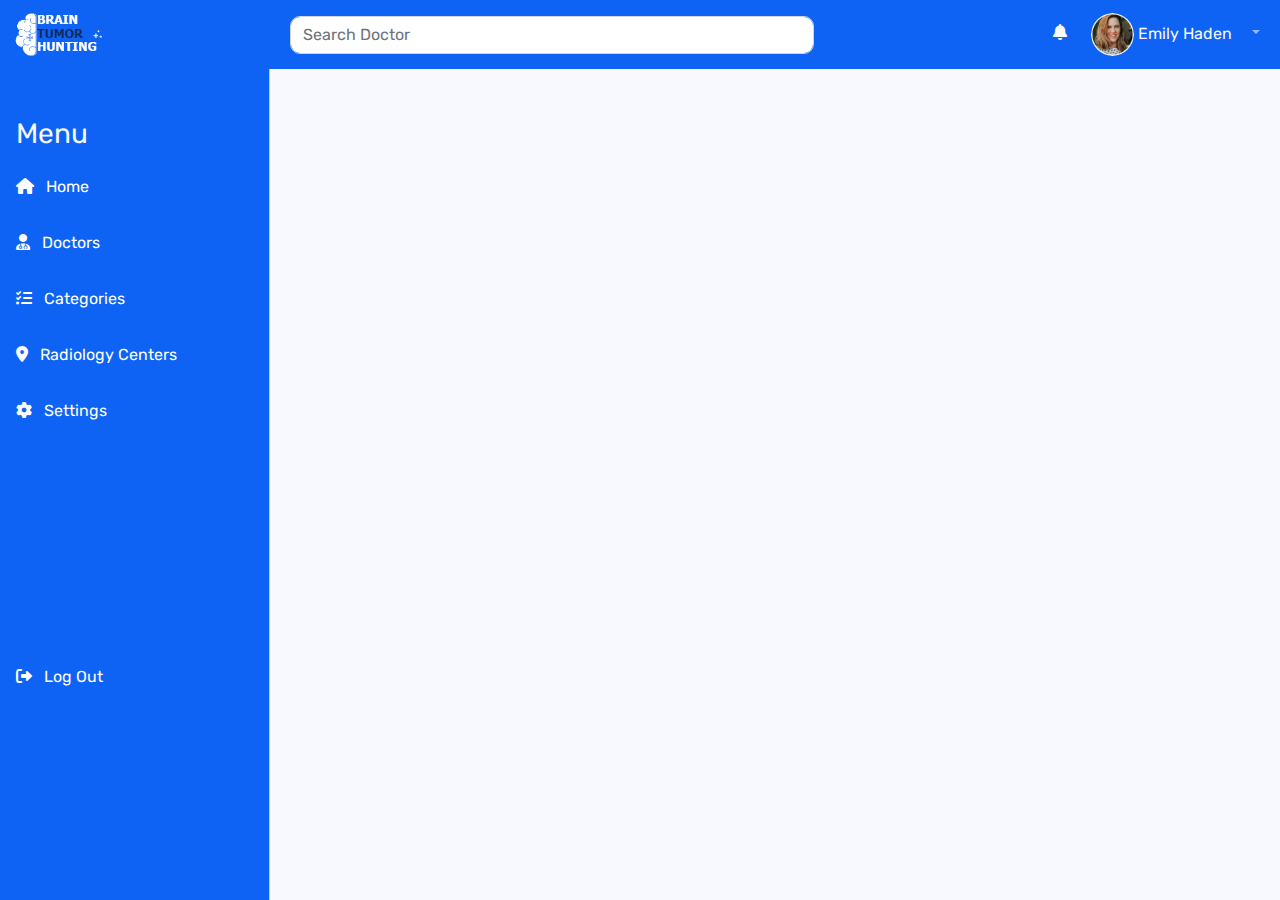
<file: blank.html>
<!DOCTYPE html>
<html lang="en">

<head>
  <meta charset="UTF-8">
  <meta http-equiv="X-UA-Compatible" content="IE=edge">
  <meta name="viewport" content="width=device-width, initial-scale=1.0">
  <title>Blank</title>
  <meta name="viewport" content="width=device-width, initial-scale=1.0" />
  <link rel="stylesheet" href="css/bootstrap.min.css" />
  <link rel="stylesheet" href="css/indextwo.css" />
  <link rel="stylesheet" href="css/all.min.css">
  <link rel="stylesheet" href="css/app.css">
  <link rel="preconnect" href="https://fonts.googleapis.com">
  <link rel="preconnect" href="https://fonts.gstatic.com" crossorigin>
  <link
    href="https://fonts.googleapis.com/css2?family=Josefin+Sans:wght@100&family=Rubik:ital,wght@0,300;0,400;0,500;0,600;0,700;0,800;0,900;1,300;1,400;1,500;1,600;1,700;1,800;1,900&family=Source+Sans+Pro:wght@300;400&display=swap"
    rel="stylesheet">
</head>

<body>

  <!-- top navigation bar -->
  <nav class="navbar navbar-expand-lg navbar-dark sticky-top mb-4">
    <div class="container-fluid">
      <button class="navbar-toggler" type="button" data-bs-toggle="offcanvas" data-bs-target="#sidebar"
        aria-controls="offcanvasExample">
        <span class="navbar-toggler-icon" data-bs-target="#sidebar"></span>
      </button>
      <a class="navbar-brand me-auto ms-lg-0 ms-3 me-5 text-uppercase fw-bold" href="#">
        <img src="images/newlogo.png" alt="no img" style="max-height: 43px;" class="me-5">
      </a>
      <button class="navbar-toggler" type="button" data-bs-toggle="collapse" data-bs-target="#topNavBar"
        aria-controls="topNavBar" aria-expanded="false" aria-label="Toggle navigation">
        <span class="navbar-toggler-icon"></span>
      </button>
      <div class="collapse navbar-collapse" id="topNavBar">
        <form class="d-flex ms-lg-5 my-3 w-50 me-auto  my-lg-0">
          <div class="input-group">
            <input class="form-control" type="search" placeholder="Search Doctor" aria-label="Search" />
          </div>
        </form>
        <ul class="navbar-nav">
          <li class="text-light me-4 ms-3 my-2">
            <i class="fa-solid fa-bell"></i>
          </li>
          <li>
            <img src="images/logooimg.png" alt="no img" class="logooimg">
            <span class="text-light">Emily Haden</span>
          </li>

          <li class="nav-item dropdown">
            <a class="nav-link dropdown-toggle ms-2" href="#" role="button" data-bs-toggle="dropdown"
              aria-expanded="false">
              <i class="bi bi-person-fill"></i>
            </a>
            <ul class="dropdown-menu dropdown-menu-end">
              <li><a class="dropdown-item" href="#">Action</a></li>
              <li><a class="dropdown-item" href="#">Another action</a></li>
              <li>
                <a class="dropdown-item" href="#">Something else here</a>
              </li>
            </ul>
          </li>

        </ul>
      </div>
    </div>
  </nav>
  <!-- top navigation bar -->
  <!-- offcanvas -->
  <div class="offcanvas offcanvas-start sidebar-nav" tabindex="-1" id="sidebar">
    <div class="offcanvas-body p-0">
      <h3 class="px-3 text-light mt-5">Menu</h3>
      <nav class="navbar-dark ">
        <ul class="navbar-nav">

          <li>
            <a href="#" class="nav-link px-3 py-3 active">
              <span class="me-2"><i class="fa-solid fa-house"></i></span>
              <span>Home</span>
            </a>
          </li>

          <li>
            <a href="#" class="nav-link px-3 py-3 active">
              <span class="me-2"><i class="fa-solid fa-user-doctor"></i></span>
              <span>Doctors</span>
            </a>
          </li>
          <li>
            <a href="#" class="nav-link px-3 py-3 active">
              <span class="me-2"><i class="fa-solid fa-list-check"></i></span>
              <span>Categories</span>
            </a>
          </li>
          <li>
            <a href="#" class="nav-link px-3 py-3 active">
              <span class="me-2"><i class="fa-solid fa-location-dot"></i></span>
              <span>Radiology Centers</span>
            </a>
          </li>
          <!-- <li class="my-4"><hr class="dropdown-divider bg-light" /></li> -->
          <li>
            <a href="#" class="nav-link px-3 py-3 active">
              <span class="me-2"><i class="fa-solid fa-gear"></i></span>
              <span>Settings</span>
            </a>
          </li>

          <li class="logout">
            <a href="#" class="nav-link px-3 py-3 active">
              <span class="me-2 mt-5"><i class="fa-solid fa-right-from-bracket"></i></span>
              <span class=" mt-5">Log Out</span>
            </a>
          </li>
        </ul>
      </nav>
    </div>
  </div>

  <script src="./js/jquery-3.5.1.js"></script>
  <script src="./js/bootstrap.bundle.min.js"></script>
  <script src="./js/script.js"></script>
</body>

</html>
</file>
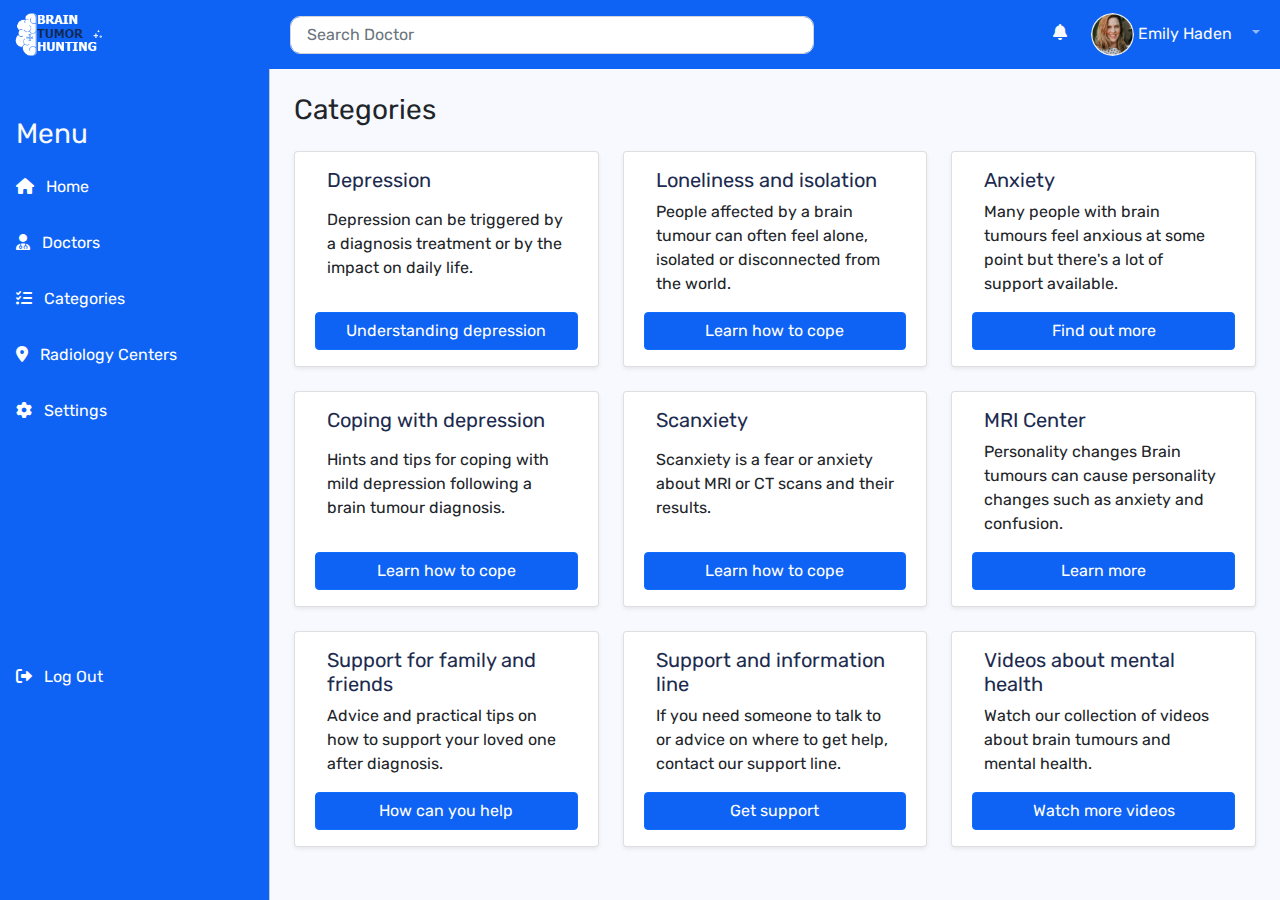
<file: categories.html>
<!DOCTYPE html>
<html lang="en">

<head>
    <meta charset="UTF-8">
    <meta http-equiv="X-UA-Compatible" content="IE=edge">
    <meta name="viewport" content="width=device-width, initial-scale=1.0">
    <title>Categories</title>
    <meta name="viewport" content="width=device-width, initial-scale=1.0" />
    <link rel="stylesheet" href="css/bootstrap.min.css" />
    <link rel="stylesheet" href="css/indextwo.css" />
    <link rel="stylesheet" href="css/all.min.css">
    <link rel="stylesheet" href="css/app.css">
    <link rel="preconnect" href="https://fonts.googleapis.com">
    <link rel="preconnect" href="https://fonts.gstatic.com" crossorigin>
    <link
        href="https://fonts.googleapis.com/css2?family=Josefin+Sans:wght@100&family=Rubik:ital,wght@0,300;0,400;0,500;0,600;0,700;0,800;0,900;1,300;1,400;1,500;1,600;1,700;1,800;1,900&family=Source+Sans+Pro:wght@300;400&display=swap"
        rel="stylesheet">
</head>

<body>

    <!-- top navigation bar -->
    <nav class="navbar navbar-expand-lg navbar-dark mb-4 sticky-top">
        <div class="container-fluid">
            <button class="navbar-toggler" type="button" data-bs-toggle="offcanvas" data-bs-target="#sidebar"
                aria-controls="offcanvasExample">
                <span class="navbar-toggler-icon" data-bs-target="#sidebar"></span>
            </button>
            <a class="navbar-brand me-auto ms-lg-0 ms-3 me-5 text-uppercase fw-bold" href="#">
                <img src="images/newlogo.png" alt="no img" style="max-height: 43px;" class="me-5">
            </a>
            <button class="navbar-toggler" type="button" data-bs-toggle="collapse" data-bs-target="#topNavBar"
                aria-controls="topNavBar" aria-expanded="false" aria-label="Toggle navigation">
                <span class="navbar-toggler-icon"></span>
            </button>
            <div class="collapse navbar-collapse" id="topNavBar">
                <form class="d-flex ms-lg-5 my-3 w-50 me-auto  my-lg-0">
                    <div class="input-group">
                        <input class="form-control" type="search" placeholder=" Search Doctor" aria-label="Search" />
                    </div>
                </form>
                <ul class="navbar-nav">
                    <li class="text-light me-4 ms-3 my-2">
                        <i class="fa-solid fa-bell"></i>
                    </li>
                    <li>
                        <img src="images/logooimg.png" alt="no img" class="logooimg">
                        <span class="text-light">Emily Haden</span>
                    </li>

                    <li class="nav-item dropdown">
                        <a class="nav-link dropdown-toggle ms-2" href="#" role="button" data-bs-toggle="dropdown"
                            aria-expanded="false">
                            <i class="bi bi-person-fill"></i>
                        </a>
                        <ul class="dropdown-menu dropdown-menu-end">
                            <li><a class="dropdown-item" href="#">Action</a></li>
                            <li><a class="dropdown-item" href="#">Another action</a></li>
                            <li>
                                <a class="dropdown-item" href="#">Something else here</a>
                            </li>
                        </ul>
                    </li>

                </ul>
            </div>
        </div>
    </nav>
    <!-- top navigation bar -->
    <!-- offcanvas -->
    <div class="offcanvas offcanvas-start sidebar-nav" tabindex="-1" id="sidebar">
        <div class="offcanvas-body p-0">
            <h3 class="px-3 text-light mt-5">Menu</h3>
            <nav class="navbar-dark ">
                <ul class="navbar-nav">

                    <li>
                        <a href="#" class="nav-link px-3 py-3 active">
                            <span class="me-2"><i class="fa-solid fa-house"></i></span>
                            <span>Home</span>
                        </a>
                    </li>

                    <li>
                        <a href="#" class="nav-link px-3 py-3 active">
                            <span class="me-2"><i class="fa-solid fa-user-doctor"></i></span>
                            <span>Doctors</span>
                        </a>
                    </li>
                    <li>
                        <a href="#" class="nav-link px-3 py-3 active">
                            <span class="me-2"><i class="fa-solid fa-list-check"></i></span>
                            <span>Categories</span>
                        </a>
                    </li>
                    <li>
                        <a href="#" class="nav-link px-3 py-3 active">
                            <span class="me-2"><i class="fa-solid fa-location-dot"></i></span>
                            <span>Radiology Centers</span>
                        </a>
                    </li>
                    <!-- <li class="my-4"><hr class="dropdown-divider bg-light" /></li> -->
                    <li>
                        <a href="#" class="nav-link px-3 py-3 active">
                            <span class="me-2"><i class="fa-solid fa-gear"></i></span>
                            <span>Settings</span>
                        </a>
                    </li>

                    <li class="logout">
                        <a href="#" class="nav-link px-3 py-3 active">
                            <span class="me-2 mt-5"><i class="fa-solid fa-right-from-bracket"></i></span>
                            <span class="mt-5">Log Out</span>
                        </a>
                    </li>
                </ul>
            </nav>
        </div>
    </div>

    <main>
        <div class="container-fluid px-4">
            <h3 id="categoriesH3" class="mb-4">Categories</h3>
            <div class="row flex-wrap ml-auto">
                <div class="col-12 col-sm-6 col-lg-4 mb-4">
                    <div class="card categoriesCard mr-3 px-3 shadow-sm">
                        <div class="card-body row">
                            <h5 class="card-title">Depression</h5>
                            <p class="card-text">Depression can be triggered by a diagnosis treatment or by the
                                impact on
                                daily life.</p>
                            <a href="#" class="btn btn-primary col align-self-end">Understanding depression</a>
                        </div>
                    </div>
                </div>
                <div class="col-12 col-sm-6 col-lg-4 mb-4">
                    <div class="card categoriesCard mr-3 px-3 shadow-sm">
                        <div class="card-body row">
                            <h5 class="card-title">Loneliness and isolation</h5>
                            <p class="card-text">People affected by a brain tumour can often feel alone,
                                isolated or
                                disconnected from the world.</p>
                            <a href="#" class="btn btn-primary col align-self-end">Learn how to cope</a>
                        </div>
                    </div>
                </div>
                <div class="col-12 col-sm-6 col-lg-4 mb-4">
                    <div class="card categoriesCard mr-3 px-3 shadow-sm">
                        <div class="card-body row">
                            <h5 class="card-title">Anxiety</h5>
                            <p class="card-text">Many people with brain tumours feel anxious at some point but
                                there's a lot
                                of support available.</p>
                            <a href="#" class="btn btn-primary col align-self-end">Find out more</a>
                        </div>
                    </div>
                </div>

                <div class="col-12 col-sm-6 col-lg-4 mb-4">
                    <div class="card categoriesCard mr-3 px-3 shadow-sm">
                        <div class="card-body row">
                            <h5 class="card-title">Coping with depression</h5>
                            <p class="card-text">Hints and tips for coping with mild depression following a
                                brain tumour
                                diagnosis.</p>
                            <a href="#" class="btn btn-primary col align-self-end">Learn how to cope</a>
                        </div>
                    </div>
                </div>
                <div class="col-12 col-sm-6 col-lg-4 mb-4">
                    <div class="card categoriesCard mr-3 px-3 shadow-sm">
                        <div class="card-body row">
                            <h5 class="card-title">Scanxiety</h5>
                            <p class="card-text">Scanxiety is a fear or anxiety about MRI or CT scans and their
                                results.</p>
                            <a href="#" class="btn btn-primary align-self-end">Learn how to cope</a>
                        </div>
                    </div>
                </div>
                <div class="col-12 col-sm-6 col-lg-4 mb-4">
                    <div class="card categoriesCard mr-3 px-3 shadow-sm ">
                        <div class="card-body row">
                            <h5 class="card-title">MRI Center</h5>
                            <p class="card-text">Personality changes Brain tumours can cause personality changes
                                such as
                                anxiety and confusion.</p>
                            <a href="#" class="btn btn-primary col align-self-end">Learn more</a>
                        </div>
                    </div>
                </div>
                <div class="col-12 col-sm-6 col-lg-4 mb-4">
                    <div class="card categoriesCard mr-3 px-3 shadow-sm">
                        <div class="card-body row">
                            <h5 class="card-title">Support for family and friends</h5>
                            <p class="card-text">Advice and practical tips on how to support your loved one
                                after diagnosis.
                            </p>
                            <a href="#" class="btn btn-primary col align-self-end">How can you help</a>
                        </div>
                    </div>
                </div>
                <div class="col-12 col-sm-6 col-lg-4 mb-4">
                    <div class="card categoriesCard mr-3 px-3 shadow-sm">
                        <div class="card-body row">
                            <h5 class="card-title">Support and information line</h5>
                            <p class="card-text">If you need someone to talk to or advice on where to get help,
                                contact our
                                support line.</p>
                            <a href="#" class="btn btn-primary col align-self-end">Get support</a>
                        </div>
                    </div>
                </div>
                <div class="col-12 col-sm-6 col-lg-4 mb-4">
                    <div class="card categoriesCard mr-3 px-3 shadow-sm">
                        <div class="card-body row">
                            <h5 class="card-title">Videos about mental health</h5>
                            <p class="card-text">Watch our collection of videos about brain tumours and mental
                                health.</p>
                            <a href="#" class="btn btn-primary col align-self-end">Watch more videos</a>
                        </div>
                    </div>
                </div>

    </main>

    <script src="./js/jquery-3.5.1.js"></script>
    <script src="./js/bootstrap.bundle.min.js"></script>
    <script src="./js/script.js"></script>
</body>

</html>
</file>
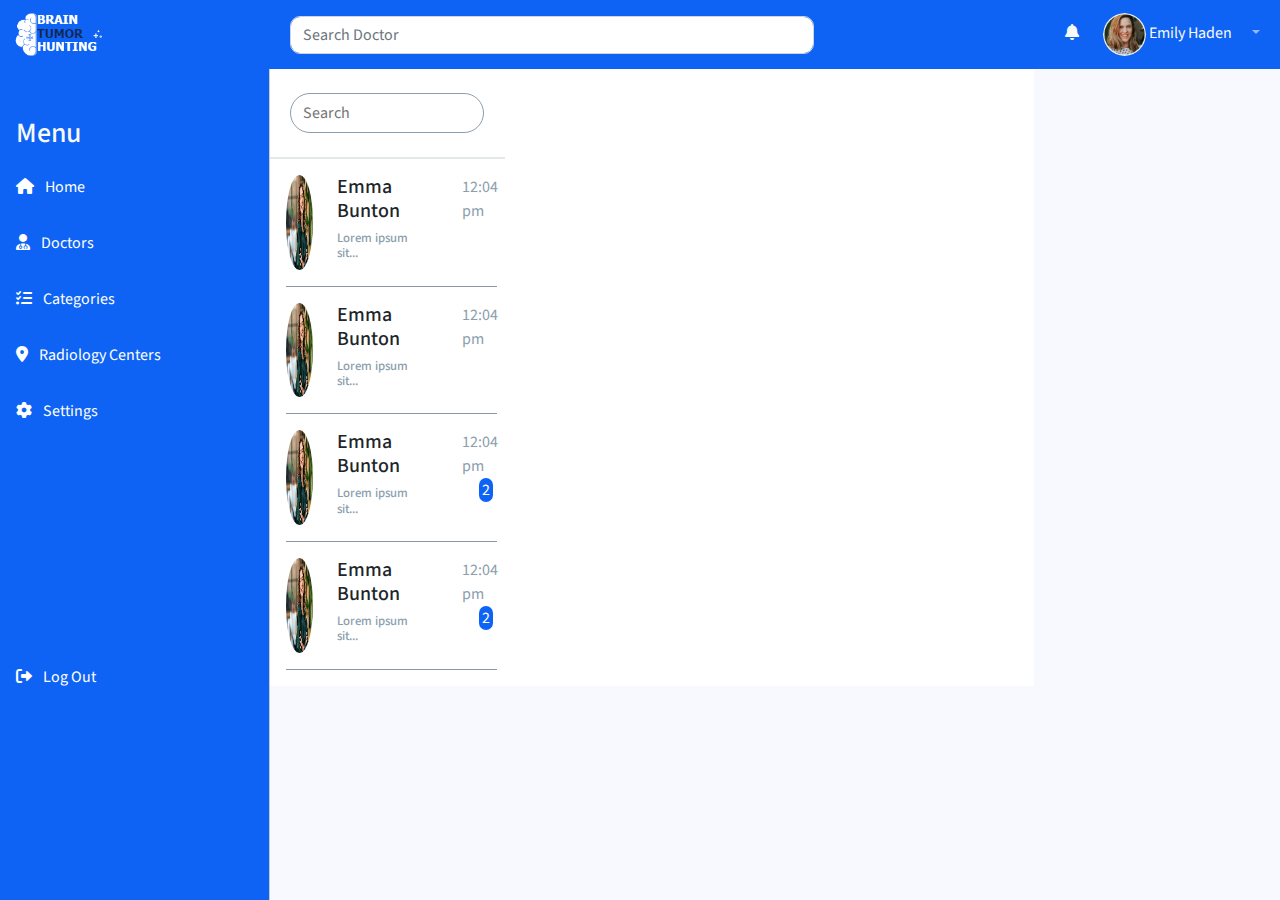
<file: chat.html>
<!DOCTYPE html>
<html lang="en">

<head>
    <meta charset="UTF-8">
    <meta http-equiv="X-UA-Compatible" content="IE=edge">
    <meta name="viewport" content="width=device-width, initial-scale=1.0">
    <title>Chat</title>
    <meta name="viewport" content="width=device-width, initial-scale=1.0" />
    <link rel="stylesheet" href="css/bootstrap.min.css" />
    <link rel="stylesheet" href="css/indextwo.css" />
    <link rel="stylesheet" href="css/all.min.css">
    <link rel="stylesheet" href="css/chat.css">
    <link rel="preconnect" href="https://fonts.googleapis.com">
    <link rel="preconnect" href="https://fonts.gstatic.com" crossorigin>
    <link
        href="https://fonts.googleapis.com/css2?family=Josefin+Sans:wght@100&family=Rubik:ital,wght@0,300;0,400;0,500;0,600;0,700;0,800;0,900;1,300;1,400;1,500;1,600;1,700;1,800;1,900&family=Source+Sans+Pro:wght@300;400&display=swap"
        rel="stylesheet">
</head>

<body>

    <!-- top navigation bar -->
    <nav class="navbar navbar-expand-lg navbar-dark sticky-top">
        <div class="container-fluid">
            <button class="navbar-toggler" type="button" data-bs-toggle="offcanvas" data-bs-target="#sidebar"
                aria-controls="offcanvasExample">
                <span class="navbar-toggler-icon" data-bs-target="#sidebar"></span>
            </button>
            <a class="navbar-brand me-auto ms-lg-0 ms-3 me-5 text-uppercase fw-bold" href="#">
                <img src="images/newlogo.png" alt="no img" style="max-height: 43px;" class="me-5">
            </a>
            <button class="navbar-toggler" type="button" data-bs-toggle="collapse" data-bs-target="#topNavBar"
                aria-controls="topNavBar" aria-expanded="false" aria-label="Toggle navigation">
                <span class="navbar-toggler-icon"></span>
            </button>
            <div class="collapse navbar-collapse" id="topNavBar">
                <form class="d-flex ms-lg-5 my-3 w-50 me-auto  my-lg-0">
                    <div class="input-group">
                        <input class="form-control" type="search" placeholder="Search Doctor" aria-label="Search" />
                    </div>
                </form>
                <ul class="navbar-nav">
                    <li class="text-light me-4 ms-3 my-2">
                        <i class="fa-solid fa-bell"></i>
                    </li>
                    <li>
                        <img src="images/logooimg.png" alt="no img" class="logooimg">
                        <span class="text-light">Emily Haden</span>
                    </li>

                    <li class="nav-item dropdown">
                        <a class="nav-link dropdown-toggle ms-2" href="#" role="button" data-bs-toggle="dropdown"
                            aria-expanded="false">
                            <i class="bi bi-person-fill"></i>
                        </a>
                        <ul class="dropdown-menu dropdown-menu-end">
                            <li><a class="dropdown-item" href="#">Action</a></li>
                            <li><a class="dropdown-item" href="#">Another action</a></li>
                            <li>
                                <a class="dropdown-item" href="#">Something else here</a>
                            </li>
                        </ul>
                    </li>

                </ul>
            </div>
        </div>
    </nav>
    <!-- top navigation bar -->
    <!-- offcanvas -->
    <div class="offcanvas offcanvas-start sidebar-nav" tabindex="-1" id="sidebar">
        <div class="offcanvas-body p-0">
            <h3 class="px-3 text-light mt-5">Menu</h3>
            <nav class="navbar-dark ">
                <ul class="navbar-nav">

                    <li>
                        <a href="#" class="nav-link px-3 py-3 active">
                            <span class="me-2"><i class="fa-solid fa-house"></i></span>
                            <span>Home</span>
                        </a>
                    </li>

                    <li>
                        <a href="#" class="nav-link px-3 py-3 active">
                            <span class="me-2"><i class="fa-solid fa-user-doctor"></i></span>
                            <span>Doctors</span>
                        </a>
                    </li>
                    <li>
                        <a href="#" class="nav-link px-3 py-3 active">
                            <span class="me-2"><i class="fa-solid fa-list-check"></i></span>
                            <span>Categories</span>
                        </a>
                    </li>
                    <li>
                        <a href="#" class="nav-link px-3 py-3 active">
                            <span class="me-2"><i class="fa-solid fa-location-dot"></i></span>
                            <span>Radiology Centers</span>
                        </a>
                    </li>
                    <!-- <li class="my-4"><hr class="dropdown-divider bg-light" /></li> -->
                    <li>
                        <a href="#" class="nav-link px-3 py-3 active">
                            <span class="me-2"><i class="fa-solid fa-gear"></i></span>
                            <span>Settings</span>
                        </a>
                    </li>

                    <li class="logout">
                        <a href="#" class="nav-link px-3 py-3 active">
                            <span class="me-2 mt-5"><i class="fa-solid fa-right-from-bracket"></i></span>
                            <span class=" mt-5">Log Out</span>
                        </a>
                    </li>
                </ul>
            </nav>
        </div>
    </div>

    <main>
        <div class="row" id="chats-page">
            <div class="col-12 col-md-6 col-lg-3 chats-section">
                <div class="row justify-content-center pb-2 pt-4">
                    <input type="text" name="search" id="search" placeholder="Search" class="col-9">
                </div>
                <hr id="big-hr">
                <div id="chats" class="ps-3 pe-2">
                    <div class="row justify-content-between">
                        <div class="col-9 row">
                            <div class="col-4">
                                <img src="images/earl hazel.jpg" class="img-fluid" alt="">
                            </div>
                            <div class="col-8">
                                <h5>Emma Bunton</h5>
                                <h6>Lorem ipsum sit...</h6>
                            </div>
                        </div>
                        <div class="col-3">
                            <span class="time">12:04 pm</span>
                        </div>
                    </div>
                    <hr class="small-hr">

                    <div class="row justify-content-between ">
                        <div class="col-9 row">
                            <div class="col-4">
                                <img src="images/earl hazel.jpg" class="img-fluid" alt="">
                            </div>
                            <div class="col-8">
                                <h5>Emma Bunton</h5>
                                <h6>Lorem ipsum sit...</h6>
                            </div>
                        </div>
                        <div class="col-3">
                            <span class="time">12:04 pm</span>
                        </div>
                    </div>
                    <hr class="small-hr">

                    <div class="row justify-content-between ">
                        <div class="col-9 row">
                            <div class="col-4">
                                <img src="images/earl hazel.jpg" class="img-fluid" alt="">
                            </div>
                            <div class="col-8">
                                <h5>Emma Bunton</h5>
                                <h6>Lorem ipsum sit...</h6>
                            </div>
                        </div>
                        <div class="col-3">
                            <span class="time">12:04 pm</span>
                            <span class="msg-num float-end me-1">2</span>
                        </div>
                    </div>
                    <hr class="small-hr">

                    <div class="row justify-content-between ">
                        <div class="col-9 row">
                            <div class="col-4">
                                <img src="images/earl hazel.jpg" class="img-fluid" alt="">
                            </div>
                            <div class="col-8">
                                <h5>Emma Bunton</h5>
                                <h6>Lorem ipsum sit...</h6>
                            </div>
                        </div>
                        <div class="col-3">
                            <span class="time">12:04 pm</span>
                            <span class="msg-num float-end me-1">2</span>
                        </div>
                    </div>
                    <hr class="small-hr">

                </div>
            </div>
            <div class="col-12 col-md-6 col-lg-6 d-none d-md-block chats-section"></div>
            <div class="col-12 col-md-3 d-none d-lg-block">

            </div>
        </div>
    </main>

    <script src="./js/jquery-3.5.1.js"></script>
    <script src="./js/bootstrap.bundle.min.js"></script>
    <script src="./js/script.js"></script>
</body>

</html>
</file>
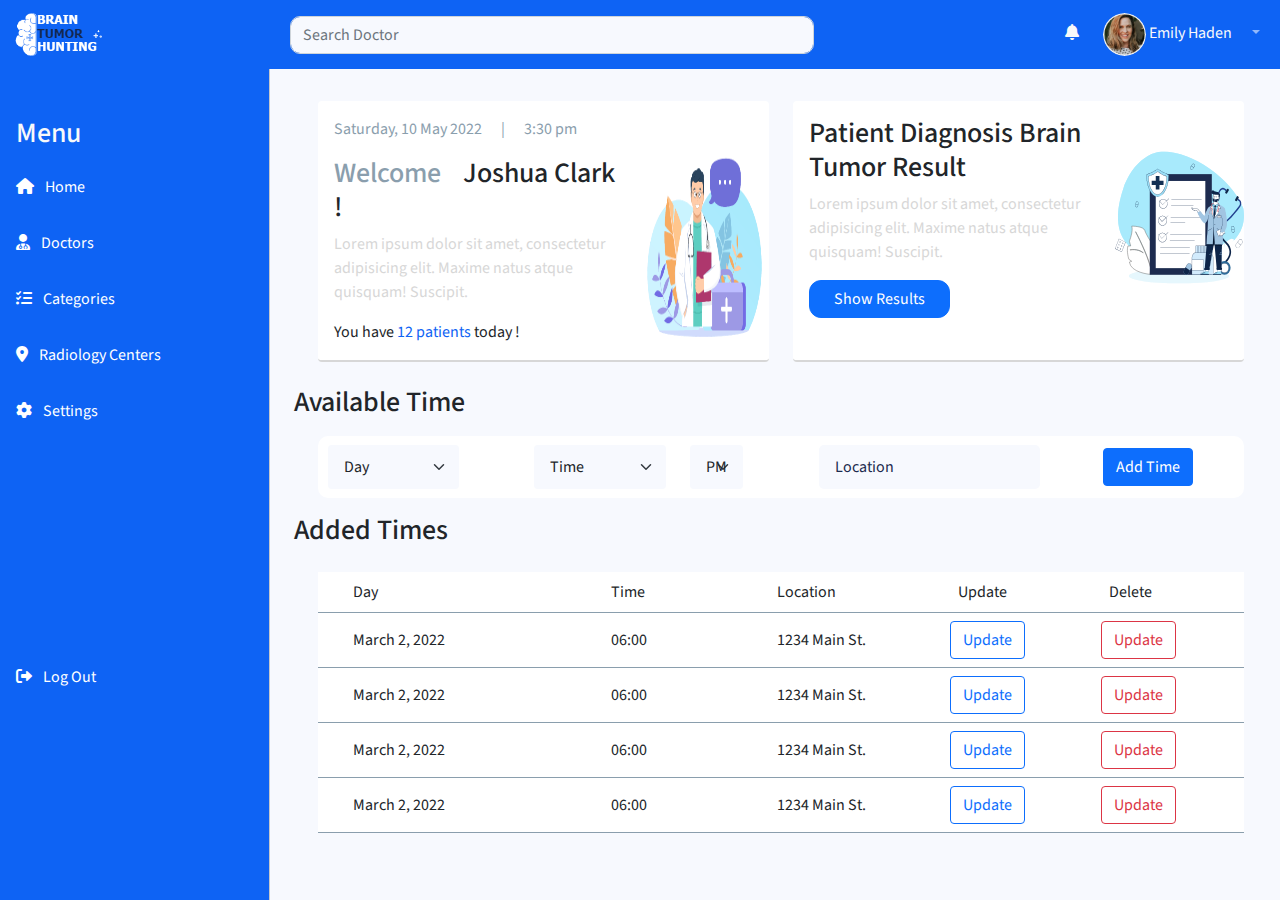
<file: doctor index.html>
<!DOCTYPE html>
<html lang="en">

<head>
    <meta charset="UTF-8">
    <meta http-equiv="X-UA-Compatible" content="IE=edge">
    <meta name="viewport" content="width=device-width, initial-scale=1.0">
    <title>Doctor Home</title>
    <meta name="viewport" content="width=device-width, initial-scale=1.0" />
    <link rel="stylesheet" href="css/bootstrap.min.css" />
    <link rel="stylesheet" href="css/indextwo.css" />
    <link rel="stylesheet" href="css/all.min.css">
    <link rel="stylesheet" href="css/doctor home.css">
    <link rel="preconnect" href="https://fonts.googleapis.com">
    <link rel="preconnect" href="https://fonts.gstatic.com" crossorigin>
    <link
        href="https://fonts.googleapis.com/css2?family=Josefin+Sans:wght@100&family=Rubik:ital,wght@0,300;0,400;0,500;0,600;0,700;0,800;0,900;1,300;1,400;1,500;1,600;1,700;1,800;1,900&family=Source+Sans+Pro:wght@300;400&display=swap"
        rel="stylesheet">
</head>

<body>

    <!-- top navigation bar -->
    <nav class="navbar navbar-expand-lg navbar-dark sticky-top mb-4">
        <div class="container-fluid">
            <button class="navbar-toggler" type="button" data-bs-toggle="offcanvas" data-bs-target="#sidebar"
                aria-controls="offcanvasExample">
                <span class="navbar-toggler-icon" data-bs-target="#sidebar"></span>
            </button>
            <a class="navbar-brand me-auto ms-lg-0 ms-3 me-5 text-uppercase fw-bold" href="#">
                <img src="images/newlogo.png" alt="no img" style="max-height: 43px;" class="me-5">
            </a>
            <button class="navbar-toggler" type="button" data-bs-toggle="collapse" data-bs-target="#topNavBar"
                aria-controls="topNavBar" aria-expanded="false" aria-label="Toggle navigation">
                <span class="navbar-toggler-icon"></span>
            </button>
            <div class="collapse navbar-collapse" id="topNavBar">
                <form class="d-flex ms-lg-5 my-3 w-50 me-auto  my-lg-0">
                    <div class="input-group">
                        <input class="form-control" type="search" placeholder="Search Doctor" aria-label="Search" />
                    </div>
                </form>
                <ul class="navbar-nav">
                    <li class="text-light me-4 ms-3 my-2">
                        <i class="fa-solid fa-bell"></i>
                    </li>
                    <li>
                        <img src="images/logooimg.png" alt="no img" class="logooimg">
                        <span class="text-light">Emily Haden</span>
                    </li>

                    <li class="nav-item dropdown">
                        <a class="nav-link dropdown-toggle ms-2" href="#" role="button" data-bs-toggle="dropdown"
                            aria-expanded="false">
                            <i class="bi bi-person-fill"></i>
                        </a>
                        <ul class="dropdown-menu dropdown-menu-end">
                            <li><a class="dropdown-item" href="#">Action</a></li>
                            <li><a class="dropdown-item" href="#">Another action</a></li>
                            <li>
                                <a class="dropdown-item" href="#">Something else here</a>
                            </li>
                        </ul>
                    </li>

                </ul>
            </div>
        </div>
    </nav>
    <!-- top navigation bar -->
    <!-- offcanvas -->
    <div class="offcanvas offcanvas-start sidebar-nav" tabindex="-1" id="sidebar">
        <div class="offcanvas-body p-0">
            <h3 class="px-3 text-light mt-5">Menu</h3>
            <nav class="navbar-dark ">
                <ul class="navbar-nav">

                    <li>
                        <a href="#" class="nav-link px-3 py-3 active">
                            <span class="me-2"><i class="fa-solid fa-house"></i></span>
                            <span>Home</span>
                        </a>
                    </li>

                    <li>
                        <a href="#" class="nav-link px-3 py-3 active">
                            <span class="me-2"><i class="fa-solid fa-user-doctor"></i></span>
                            <span>Doctors</span>
                        </a>
                    </li>
                    <li>
                        <a href="#" class="nav-link px-3 py-3 active">
                            <span class="me-2"><i class="fa-solid fa-list-check"></i></span>
                            <span>Categories</span>
                        </a>
                    </li>
                    <li>
                        <a href="#" class="nav-link px-3 py-3 active">
                            <span class="me-2"><i class="fa-solid fa-location-dot"></i></span>
                            <span>Radiology Centers</span>
                        </a>
                    </li>
                    <!-- <li class="my-4"><hr class="dropdown-divider bg-light" /></li> -->
                    <li>
                        <a href="#" class="nav-link px-3 py-3 active">
                            <span class="me-2"><i class="fa-solid fa-gear"></i></span>
                            <span>Settings</span>
                        </a>
                    </li>

                    <li class="logout">
                        <a href="#" class="nav-link px-3 py-3 active">
                            <span class="me-2 mt-5"><i class="fa-solid fa-right-from-bracket"></i></span>
                            <span class=" mt-5">Log Out</span>
                        </a>
                    </li>
                </ul>
            </nav>
        </div>
    </div>

    <main>
        <div class="container-fluid ps-4">

            <!-- Page Heading -->
            <div class="row px-4 py-2">
                <div class="col-12 col-md-6 mb-3">
                    <div class="card doctor-card">
                        <div class="row ps-3 pt-3">
                            <div class="col-8">
                                <p class="text-grey"><span class="me-3">Saturday, 10 May 2022</span> | <span
                                        class="ms-3">3:30 pm</span></p>
                                <h3 class="card-title"><span class="text-grey me-3">Welcome </span>Joshua Clark !</h3>
                                <p class="card-text">Lorem ipsum dolor sit amet, consectetur adipisicing elit.
                                    Maxime natus atque quisquam! Suscipit.
                                </p>
                                <p>You have <span id="patient-num">12 patients</span> today !</p>
                            </div>
                            <div class="col-4">
                                <img src="images/Doctor.png" alt="" class="img-fluid">
                            </div>
                        </div>
                    </div>
                </div>
                <div class="col-12 col-md-6 mb-3">
                    <div class="card doctor-card">
                        <div class="row ps-3">
                            <div class="col-8 py-3">
                                <h3 class="card-title">Patient Diagnosis Brain Tumor Result</h3>
                                <p class="card-text">Lorem ipsum dolor sit amet, consectetur adipisicing elit.
                                    Maxime natus atque quisquam! Suscipit.</p>
                                <button class="btn btn-primary px-4">Show Results</button>
                            </div>
                            <div class="col-4"><img src="images/icon/illustraion.svg" alt="" class="img-fluid "></div>
                        </div>
                    </div>
                </div>
            </div>

            <h3>Available Time</h3>

            <div id="date-select" class="mx-4 my-3">
                <div class="row align-items-center justify-content-between">
                    <div class="col-12 col-md-2 date-item">
                        <select class="form-select date-col" aria-label="day select">
                            <option selected>Day</option>
                            <option value="1">1</option>
                        </select>
                    </div>
                    <div class="col-12 col-md-3">
                        <div class="row">
                            <div class="col-8 date-item date-col">
                                <select class="form-select" aria-label="day select">
                                    <option selected>Time</option>
                                    <option value="1">1:00</option>
                                </select>
                            </div>
                            <div class="col-4 date-item date-col">
                                <select class="form-select" aria-label="day select">
                                    <option selected>PM</option>
                                    <option value="am">AM</option>
                                </select>
                            </div>
                        </div>
                    </div>
                    <div class="col-12 col-md-3 date-item date-col">
                        <input type="text" name="location" id="location" placeholder="Location">
                    </div>
                    <div class="col-12 col-md-2 date-col"><button class="btn btn-primary">Add Time</button></div>
                </div>
            </div>

            <h3>Added Times</h3>
            <div class="table-responsive m-4" id="time-table">
                <table class="table align-middle">
                    <tbody>
                        <tr>
                            <td scope="col"></td>
                            <td scope="col">Day</td>
                            <td scope="col"></td>
                            <td scope="col"></td>
                            <td scope="col"></td>
                            <td scope="col">Time</td>
                            <td scope="col"></td>
                            <td scope="col"></td>
                            <td scope="col"></td>
                            <td scope="col">Location</td>
                            <td scope="col" class="px-3">Update</td>
                            <td scope="col" class="px-3">Delete</td>
                        </tr>
                        <tr>
                            <td scope="col"></td>
                            <td scope="col">March 2, 2022</td>
                            <td scope="col"></td>
                            <td scope="col"></td>
                            <td scope="col"></td>
                            <td scope="col">06:00</td>
                            <td scope="col"></td>
                            <td scope="col"></td>
                            <td scope="col"></td>
                            <td scope="col">1234 Main St.</td>
                            <td scope="col"><button class="btn btn-outline-primary">Update</button>
                            </td>
                            <td scope="col"><button class="btn btn-outline-danger">Update</button></td>
                        </tr>
                        <tr>
                            <td scope="col"></td>
                            <td scope="col">March 2, 2022</td>
                            <td scope="col"></td>
                            <td scope="col"></td>
                            <td scope="col"></td>
                            <td scope="col">06:00</td>
                            <td scope="col"></td>
                            <td scope="col"></td>
                            <td scope="col"></td>
                            <td scope="col">1234 Main St.</td>
                            <td scope="col"><button class="btn btn-outline-primary">Update</button>
                            </td>
                            <td scope="col"><button class="btn btn-outline-danger">Update</button></td>
                        </tr>
                        <tr>
                            <td scope="col"></td>
                            <td scope="col">March 2, 2022</td>
                            <td scope="col"></td>
                            <td scope="col"></td>
                            <td scope="col"></td>
                            <td scope="col">06:00</td>
                            <td scope="col"></td>
                            <td scope="col"></td>
                            <td scope="col"></td>
                            <td scope="col">1234 Main St.</td>
                            <td scope="col"><button class="btn btn-outline-primary">Update</button>
                            </td>
                            <td scope="col"><button class="btn btn-outline-danger">Update</button></td>
                        </tr>
                        <tr>
                            <td scope="col"></td>
                            <td scope="col">March 2, 2022</td>
                            <td scope="col"></td>
                            <td scope="col"></td>
                            <td scope="col"></td>
                            <td scope="col">06:00</td>
                            <td scope="col"></td>
                            <td scope="col"></td>
                            <td scope="col"></td>
                            <td scope="col">1234 Main St.</td>
                            <td scope="col"><button class="btn btn-outline-primary">Update</button>
                            </td>
                            <td scope="col"><button class="btn btn-outline-danger">Update</button></td>
                        </tr>
                    </tbody>
                </table>
            </div>
        </div>
    </main>

    <script src="./js/jquery-3.5.1.js"></script>
    <script src="./js/bootstrap.bundle.min.js"></script>
    <script src="./js/script.js"></script>
</body>

</html>
</file>
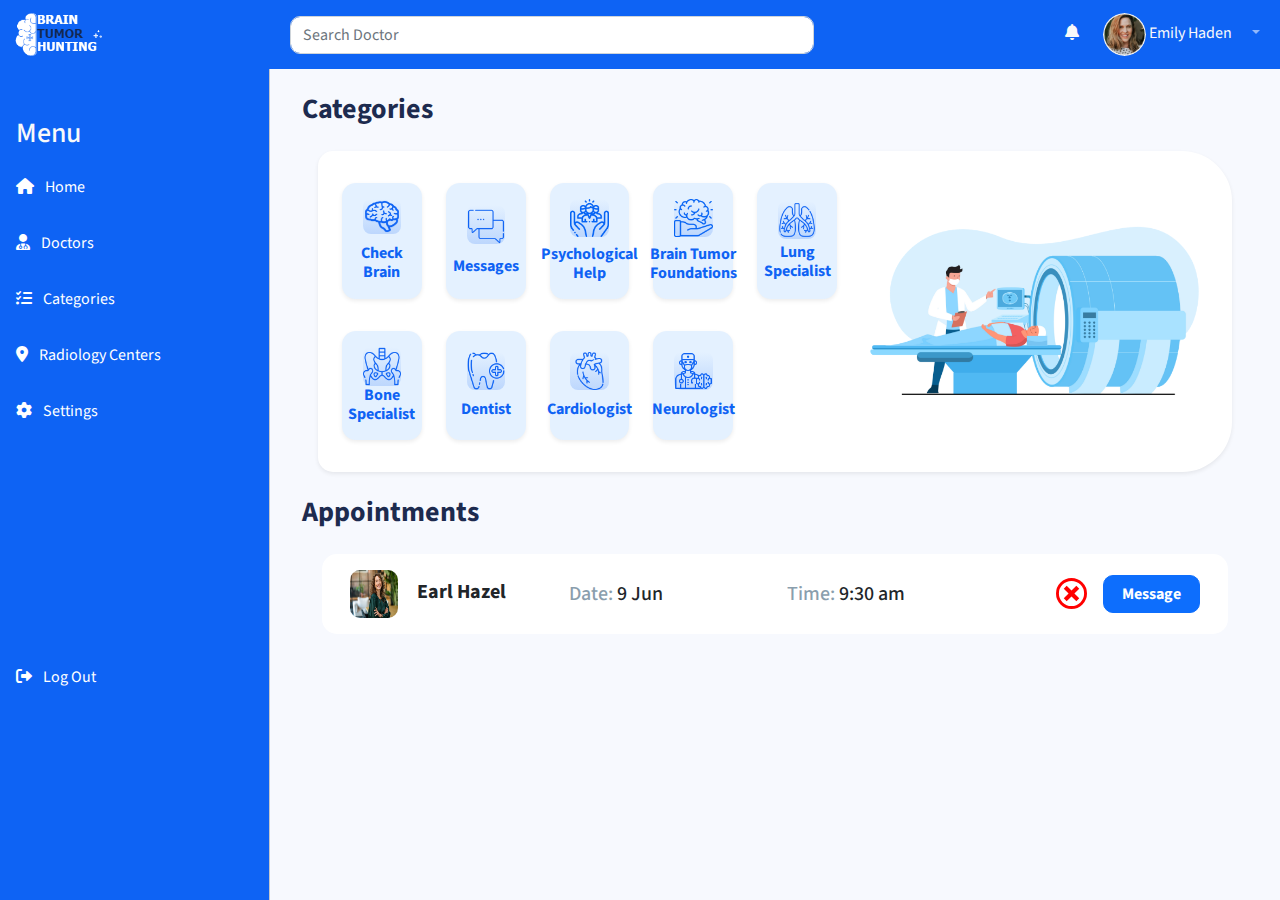
<file: patient index.html>
<!DOCTYPE html>
<html lang="en">

<head>
    <meta charset="UTF-8">
    <meta http-equiv="X-UA-Compatible" content="IE=edge">
    <meta name="viewport" content="width=device-width, initial-scale=1.0">
    <title>Patient Home</title>
    <meta name="viewport" content="width=device-width, initial-scale=1.0" />
    <link rel="stylesheet" href="css/bootstrap.min.css" />
    <link rel="stylesheet" href="css/indextwo.css" />
    <link rel="stylesheet" href="css/all.min.css">
    <link rel="stylesheet" href="css/patient home.css">
    <link rel="preconnect" href="https://fonts.googleapis.com">
    <link rel="preconnect" href="https://fonts.gstatic.com" crossorigin>
    <link
        href="https://fonts.googleapis.com/css2?family=Josefin+Sans:wght@100&family=Rubik:ital,wght@0,300;0,400;0,500;0,600;0,700;0,800;0,900;1,300;1,400;1,500;1,600;1,700;1,800;1,900&family=Source+Sans+Pro:wght@300;400&display=swap"
        rel="stylesheet">
</head>

<body>

    <!-- top navigation bar -->
    <nav class="navbar navbar-expand-lg navbar-dark sticky-top mb-4">
        <div class="container-fluid">
            <button class="navbar-toggler" type="button" data-bs-toggle="offcanvas" data-bs-target="#sidebar"
                aria-controls="offcanvasExample">
                <span class="navbar-toggler-icon" data-bs-target="#sidebar"></span>
            </button>
            <a class="navbar-brand me-auto ms-lg-0 ms-3 me-5 text-uppercase fw-bold" href="#">
                <img src="images/newlogo.png" alt="no img" style="max-height: 43px;" class="me-5">
            </a>
            <button class="navbar-toggler" type="button" data-bs-toggle="collapse" data-bs-target="#topNavBar"
                aria-controls="topNavBar" aria-expanded="false" aria-label="Toggle navigation">
                <span class="navbar-toggler-icon"></span>
            </button>
            <div class="collapse navbar-collapse" id="topNavBar">
                <form class="d-flex ms-lg-5 my-3 w-50 me-auto  my-lg-0">
                    <div class="input-group">
                        <input class="form-control" type="search" placeholder="Search Doctor" aria-label="Search" />
                    </div>
                </form>
                <ul class="navbar-nav">
                    <li class="text-light me-4 ms-3 my-2">
                        <i class="fa-solid fa-bell"></i>
                    </li>
                    <li>
                        <img src="images/logooimg.png" alt="no img" class="logooimg">
                        <span class="text-light">Emily Haden</span>
                    </li>

                    <li class="nav-item dropdown">
                        <a class="nav-link dropdown-toggle ms-2" href="#" role="button" data-bs-toggle="dropdown"
                            aria-expanded="false">
                            <i class="bi bi-person-fill"></i>
                        </a>
                        <ul class="dropdown-menu dropdown-menu-end">
                            <li><a class="dropdown-item" href="#">Action</a></li>
                            <li><a class="dropdown-item" href="#">Another action</a></li>
                            <li>
                                <a class="dropdown-item" href="#">Something else here</a>
                            </li>
                        </ul>
                    </li>

                </ul>
            </div>
        </div>
    </nav>
    <!-- top navigation bar -->
    <!-- offcanvas -->
    <div class="offcanvas offcanvas-start sidebar-nav" tabindex="-1" id="sidebar">
        <div class="offcanvas-body p-0">
            <h3 class="px-3 text-light mt-5">Menu</h3>
            <nav class="navbar-dark ">
                <ul class="navbar-nav">

                    <li>
                        <a href="#" class="nav-link px-3 py-3 active">
                            <span class="me-2"><i class="fa-solid fa-house"></i></span>
                            <span>Home</span>
                        </a>
                    </li>

                    <li>
                        <a href="#" class="nav-link px-3 py-3 active">
                            <span class="me-2"><i class="fa-solid fa-user-doctor"></i></span>
                            <span>Doctors</span>
                        </a>
                    </li>
                    <li>
                        <a href="#" class="nav-link px-3 py-3 active">
                            <span class="me-2"><i class="fa-solid fa-list-check"></i></span>
                            <span>Categories</span>
                        </a>
                    </li>
                    <li>
                        <a href="#" class="nav-link px-3 py-3 active">
                            <span class="me-2"><i class="fa-solid fa-location-dot"></i></span>
                            <span>Radiology Centers</span>
                        </a>
                    </li>
                    <!-- <li class="my-4"><hr class="dropdown-divider bg-light" /></li> -->
                    <li>
                        <a href="#" class="nav-link px-3 py-3 active">
                            <span class="me-2"><i class="fa-solid fa-gear"></i></span>
                            <span>Settings</span>
                        </a>
                    </li>

                    <li class="logout">
                        <a href="#" class="nav-link px-3 py-3 active">
                            <span class="me-2 mt-5"><i class="fa-solid fa-right-from-bracket"></i></span>
                            <span class=" mt-5">Log Out</span>
                        </a>
                    </li>
                </ul>
            </nav>
        </div>
    </div>

    <main>
        <h3 class="mb-4 patient-h3 fw-bold">Categories</h3>
        <div class="container-fluid px-5">
            <!-- Page Heading -->
            <div id="categoriesHeading" class="px-4 p-3 shadow-sm">
                <div class="row">
                    <div class="col-12 col-lg-7">
                        <div class="row flex-wrap">
                            <div class="col-6 col-sm-3 col-lg-4 col-xl-2 my-3 patientCard">
                                <a href="#">
                                    <div class="card text-center shadow-sm">
                                        <div
                                            class="card-body d-flex align-content-around flex-wrap justify-content-center">
                                            <div
                                                class="icon-background d-flex align-items-center justify-content-center">
                                                <!-- <i class="categoriesIcons fa-solid fa-brain"></i> -->
                                                <img src="images/icon/Daco_5898260 (1).svg" alt="">
                                            </div>
                                            <p class="card-text fw-bold pt-2">Check Brain</p>
                                        </div>
                                    </div>
                                </a>
                            </div>
                            <div class="col-6 col-sm-3 col-lg-4 col-xl-2 my-3 patientCard">
                                <a href="#">
                                    <div class="card text-center shadow-sm">
                                        <div
                                            class="card-body d-flex align-content-around flex-wrap justify-content-center">
                                            <div
                                                class="icon-background d-flex align-items-center justify-content-center">
                                                <!-- <i class="categoriesIcons fa-solid fa-message"></i> -->
                                                <img src="images/icon/chat.svg" alt="">
                                            </div>
                                            <p class="card-text fw-bold">Messages</p>
                                        </div>
                                    </div>
                                </a>
                            </div>
                            <div class="col-6 col-sm-3 col-lg-4 col-xl-2 my-3 patientCard">
                                <a href="#">
                                    <div class="card text-center shadow-sm">
                                        <div
                                            class="card-body d-flex align-content-around flex-wrap justify-content-center">
                                            <div
                                                class="icon-background d-flex align-items-center justify-content-center">
                                                <!-- <i class="categoriesIcons fa-solid fa-head-side-virus"></i> -->
                                                <img src="images/icon/social-care.svg" alt="">
                                            </div>
                                            <p class="card-text fw-bold pt-2">Psychological Help</p>
                                        </div>
                                    </div>
                                </a>
                            </div>
                            <div class="col-6 col-sm-3 col-lg-4 col-xl-2 my-3 patientCard">
                                <a href="#">
                                    <div class="card text-center shadow-sm">
                                        <div
                                            class="card-body d-flex align-content-around flex-wrap justify-content-center">
                                            <div
                                                class="icon-background d-flex align-items-center justify-content-center">
                                                <!-- <i class="categoriesIcons fa-solid fa-hand-holding-dollar"></i> -->
                                                <img src="images/icon/brain (1).svg" alt="">
                                            </div>
                                            <p class="card-text fw-bold pt-2">Brain Tumor Foundations</p>
                                        </div>
                                    </div>
                                </a>
                            </div>
                            <div class="col-6 col-sm-3 col-lg-4 col-xl-2 my-3 patientCard">
                                <a href="#">
                                    <div class="card text-center shadow-sm">
                                        <div
                                            class="card-body d-flex align-content-around flex-wrap justify-content-center ">
                                            <div
                                                class="icon-background d-flex align-items-center justify-content-center">
                                                <!-- <i class="categoriesIcons fa-solid fa-lungs "></i> -->
                                                <img src="images/icon/lungs.svg" alt="">

                                            </div>
                                            <p class="card-text fw-bold">Lung Specialist</p>
                                        </div>
                                    </div>
                                </a>
                            </div>


                            <div class="col-6 col-sm-3 col-lg-4 col-xl-2 my-3 patientCard">
                                <a href="#">
                                    <div class="card text-center shadow-sm">
                                        <div
                                            class="card-body d-flex align-content-around flex-wrap justify-content-center ">
                                            <div
                                                class="icon-background d-flex align-items-center justify-content-center">
                                                <!-- <i class="categoriesIcons fa-solid fa-bone "></i> -->
                                                <img src="images/icon/pelvis.svg" alt="">
                                            </div>
                                            <p class="card-text fw-bold">Bone Specialist</p>
                                        </div>
                                    </div>
                                </a>
                            </div>
                            <div class="col-6 col-sm-3 col-lg-4 col-xl-2 my-3 patientCard">
                                <a href="#">
                                    <div class="card text-center shadow-sm">
                                        <div
                                            class="card-body d-flex align-content-around flex-wrap justify-content-center">
                                            <div
                                                class="icon-background d-flex align-items-center justify-content-center">
                                                <!-- <i class="categoriesIcons fa-solid fa-tooth"></i> -->
                                                <img src="images/icon/add.svg" alt="">
                                            </div>
                                            <p class="card-text fw-bold">Dentist</p>
                                        </div>
                                    </div>
                                </a>
                            </div>
                            <div class="col-6 col-sm-3 col-lg-4 col-xl-2 my-3 patientCard">
                                <a href="#">
                                    <div class="card text-center shadow-sm">
                                        <div
                                            class="card-body d-flex align-content-around flex-wrap justify-content-center">
                                            <div
                                                class="icon-background d-flex align-items-center justify-content-center">
                                                <!-- <i class="categoriesIcons fa-solid fa-heart-pulse "></i> -->
                                                <img src="images/icon/heart (1).svg" alt="">
                                            </div>
                                            <p class="card-text fw-bold">Cardiologist</p>
                                        </div>
                                    </div>
                                </a>
                            </div>
                            <div class="col-6 col-sm-3 col-lg-4 col-xl-2 my-3 patientCard">
                                <a href="#">
                                    <div class="card text-center shadow-sm">
                                        <div
                                            class="card-body d-flex align-content-around flex-wrap justify-content-center">
                                            <div
                                                class="icon-background d-flex align-items-center justify-content-center">
                                                <!-- <i class="categoriesIcons fa-solid fa-code-branch "></i> -->
                                                <img src="images/icon/doctor (1).svg" alt="">
                                            </div>
                                            <p class="card-text fw-bold">Neurologist</p>
                                        </div>
                                    </div>
                                </a>
                            </div>
                        </div>
                    </div>
                    <div class="col-12 col-lg-5 d-flex align-items-center">
                        <img src="images/patient into mri.png" alt="" class="img-fluid">
                    </div>
                </div>
            </div>
        </div>

        <div id="appointments">
            <h3 class="my-4 patient-h3 fw-bold">Appointments</h3>
            <div class="container-fluid">
                <div class="row justify-content-between align-items-center appointment my-3 p-3">
                    <div class="col-12 col-sm-2 col-lg-3">
                        <img src="images/earl hazel.jpg" alt="" class="patient-pic">
                        <span class="patient-name fw-bold text-center">
                            Earl Hazel
                        </span>
                    </div>
                    <div class="col-12 col-sm-2 col-lg-3">
                        <h5><span>Date: </span>9 Jun</h5>
                    </div>
                    <div class="col-12 col-sm-2 col-lg-3">
                        <h5><span>Time: </span>9:30 am</h5>
                    </div>
                    <div class="col-12 col-sm-6 col-lg-3 d-flex align-items-center justify-content-end">
                        <a>
                            <img src="images/icon/Icon metro-cancel.svg" alt="" class="mx-3">
                        </a>
                        <button class="btn btn-primary fw-bold">Message</button>
                    </div>
                </div>
            </div>
        </div>
    </main>

    <script src="./js/jquery-3.5.1.js"></script>
    <script src="./js/bootstrap.bundle.min.js"></script>
    <script src="./js/script.js"></script>
</body>

</html>
</file>
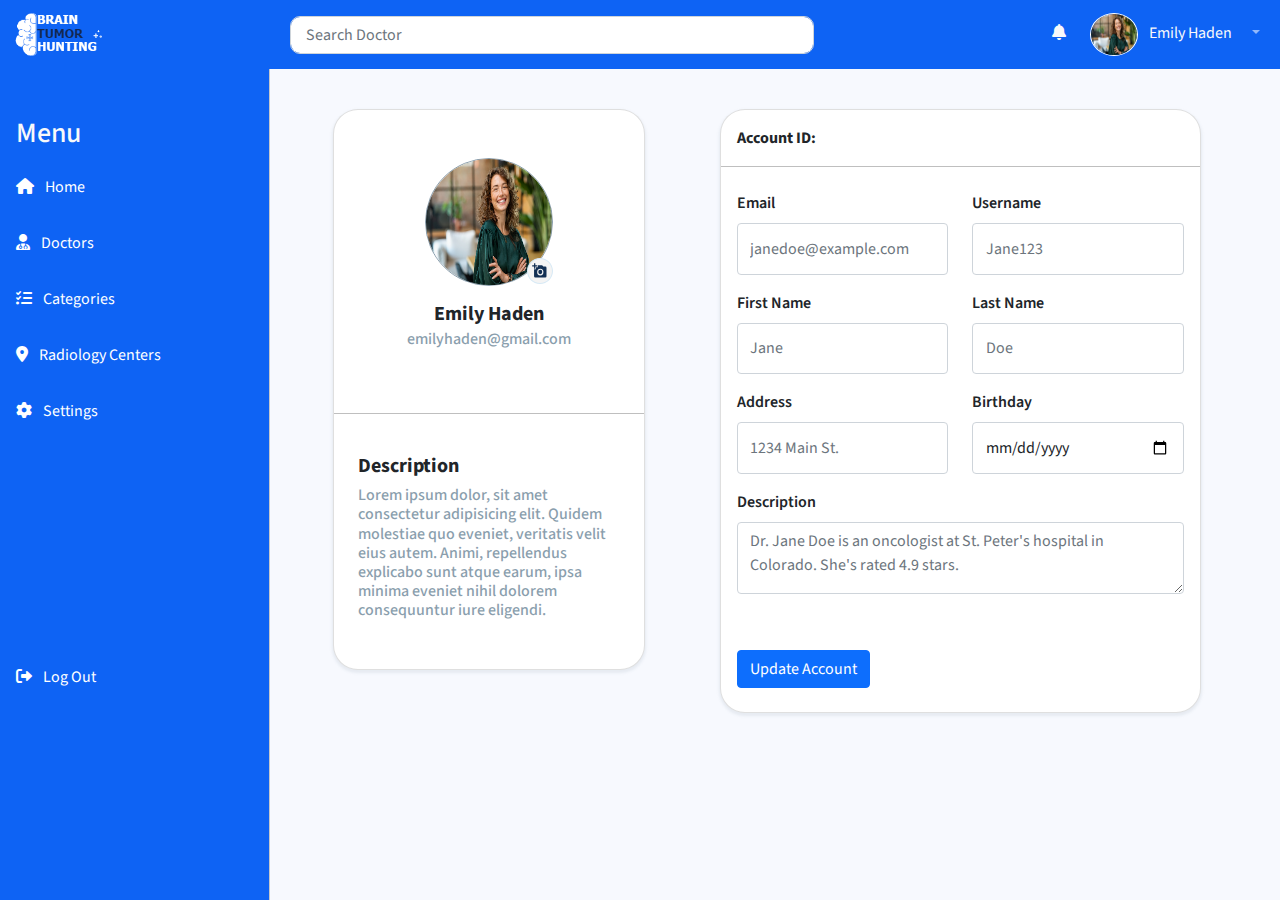
<file: patient settings.html>
<!DOCTYPE html>
<html lang="en">

<head>
    <meta charset="UTF-8">
    <meta http-equiv="X-UA-Compatible" content="IE=edge">
    <meta name="viewport" content="width=device-width, initial-scale=1.0">
    <title>Settings</title>
    <meta name="viewport" content="width=device-width, initial-scale=1.0" />
    <link rel="stylesheet" href="css/bootstrap.min.css" />
    <link rel="stylesheet" href="css/indextwo.css" />
    <link rel="stylesheet" href="css/all.min.css">
    <link rel="stylesheet" href="css/settings.css">
    <link rel="preconnect" href="https://fonts.googleapis.com">
    <link rel="preconnect" href="https://fonts.gstatic.com" crossorigin>
    <link
        href="https://fonts.googleapis.com/css2?family=Josefin+Sans:wght@100&family=Rubik:ital,wght@0,300;0,400;0,500;0,600;0,700;0,800;0,900;1,300;1,400;1,500;1,600;1,700;1,800;1,900&family=Source+Sans+Pro:wght@300;400&display=swap"
        rel="stylesheet">
</head>

<body>

    <!-- top navigation bar -->
    <nav class="navbar navbar-expand-lg navbar-dark mb-4 sticky-top">
        <div class="container-fluid">
            <button class="navbar-toggler" type="button" data-bs-toggle="offcanvas" data-bs-target="#sidebar"
                aria-controls="offcanvasExample">
                <span class="navbar-toggler-icon" data-bs-target="#sidebar"></span>
            </button>
            <a class="navbar-brand me-auto ms-lg-0 ms-3 me-5 text-uppercase fw-bold" href="#">
                <img src="images/newlogo.png" alt="no img" style="max-height: 43px;" class="me-5">
            </a>
            <button class="navbar-toggler" type="button" data-bs-toggle="collapse" data-bs-target="#topNavBar"
                aria-controls="topNavBar" aria-expanded="false" aria-label="Toggle navigation">
                <span class="navbar-toggler-icon"></span>
            </button>
            <div class="collapse navbar-collapse" id="topNavBar">
                <form class="d-flex ms-lg-5 my-3 w-50 me-auto  my-lg-0">
                    <div class="input-group">
                        <input class="form-control" type="search" placeholder=" Search Doctor" aria-label="Search" />
                    </div>
                </form>
                <ul class="navbar-nav">
                    <li class="text-light me-4 ms-3 my-2">
                        <i class="fa-solid fa-bell"></i>
                    </li>
                    <li>
                        <img src="images/earl hazel.jpg" alt="no img" class="logooimg profileImg" id="profileImg">
                        <span class="text-light">Emily Haden</span>
                    </li>

                    <li class="nav-item dropdown">
                        <a class="nav-link dropdown-toggle ms-2" href="#" role="button" data-bs-toggle="dropdown"
                            aria-expanded="false">
                            <i class="bi bi-person-fill"></i>
                        </a>
                        <ul class="dropdown-menu dropdown-menu-end">
                            <li><a class="dropdown-item" href="#">Action</a></li>
                            <li><a class="dropdown-item" href="#">Another action</a></li>
                            <li>
                                <a class="dropdown-item" href="#">Something else here</a>
                            </li>
                        </ul>
                    </li>

                </ul>
            </div>
        </div>
    </nav>
    <!-- top navigation bar -->
    <!-- offcanvas -->
    <div class="offcanvas offcanvas-start sidebar-nav" tabindex="-1" id="sidebar">
        <div class="offcanvas-body p-0">
            <h3 class="px-3 text-light mt-5">Menu</h3>
            <nav class="navbar-dark ">
                <ul class="navbar-nav">

                    <li>
                        <a href="#" class="nav-link px-3 py-3 active">
                            <span class="me-2"><i class="fa-solid fa-house"></i></span>
                            <span>Home</span>
                        </a>
                    </li>

                    <li>
                        <a href="#" class="nav-link px-3 py-3 active">
                            <span class="me-2"><i class="fa-solid fa-user-doctor"></i></span>
                            <span>Doctors</span>
                        </a>
                    </li>
                    <li>
                        <a href="#" class="nav-link px-3 py-3 active">
                            <span class="me-2"><i class="fa-solid fa-list-check"></i></span>
                            <span>Categories</span>
                        </a>
                    </li>
                    <li>
                        <a href="#" class="nav-link px-3 py-3 active">
                            <span class="me-2"><i class="fa-solid fa-location-dot"></i></span>
                            <span>Radiology Centers</span>
                        </a>
                    </li>
                    <!-- <li class="my-4"><hr class="dropdown-divider bg-light" /></li> -->
                    <li>
                        <a href="#" class="nav-link px-3 py-3 active">
                            <span class="me-2"><i class="fa-solid fa-gear"></i></span>
                            <span>Settings</span>
                        </a>
                    </li>

                    <li class="logout">
                        <a href="#" class="nav-link px-3 py-3 active">
                            <span class="me-2 mt-5"><i class="fa-solid fa-right-from-bracket"></i></span>
                            <span class="mt-5">Log Out</span>
                        </a>
                    </li>
                </ul>
            </nav>
        </div>
    </div>

    <main>
        <div class="container-fluid">
            <!-- Page Heading -->
            <div class="row justify content-between pt-3" id="settings-page">
                <div class="col-md-1"></div>
                <div class="col-12 col-md-4">
                    <div class="card mb-4 settingsCard">
                        <div class="card-body ">
                            <div class="d-flex flex-column align-items-center py-5">
                                <div class="imgs">
                                    <img class="mb-3 profileImg" src="images/earl hazel.jpg" id="settingsImg">
                                    <div>
                                        <img src="images/icon/Group 317.svg" alt="" id="sub-img">
                                    </div>
                                </div>
                                <h5 class="card-title fw-bold" id="name">Emily Haden</h5>
                                <h6 class="card-subtitle" id="email">emilyhaden@gmail.com</h6>
                            </div>
                            <hr>
                            <div class="p-4 pb-5">
                                <h5 class="card-title fw-bold">Description</h5>
                                <h6 class="card-text" id="description">Lorem ipsum dolor, sit amet consectetur
                                    adipisicing elit. Quidem molestiae quo eveniet, veritatis velit eius autem. Animi,
                                    repellendus explicabo sunt atque earum, ipsa minima eveniet nihil dolorem
                                    consequuntur iure eligendi.</h6>
                            </div>
                        </div>
                    </div>
                </div>
                <div class="col-md-1"></div>
                <div class="col-12 col-md-6">
                    <div class="card mb-4 settingsCard pb-2" id="settings-form">

                        <div class="card-body">
                            <p class="card-title px-3 pt-3 fw-bold">
                                Account ID: <span id="accountId"></span>
                            </p>
                            <hr>
                            <form class="px-3 pb-3">
                                <div class="row mt-4">
                                    <div class="mb-3 col ">
                                        <label for="exampleInputEmail1" class="form-label">Email</label>
                                        <input type="email" class="form-control" id="exampleInputEmail1"
                                            aria-describedby="emailHelp" placeholder="janedoe@example.com">
                                    </div>
                                    <div class="mb-3 col">
                                        <label for="exampleInputUsername1" class="form-label">Username</label>
                                        <input type="text" class="form-control" id="exampleInputUsername1"
                                            placeholder="Jane123">
                                    </div>
                                </div>
                                <div class="row">
                                    <div class="mb-3 col">
                                        <label for="exampleInputFirstName1" class="form-label">First
                                            Name</label>
                                        <input type="text" class="form-control" id="exampleInputFirstName1"
                                            placeholder="Jane">
                                    </div>
                                    <div class="mb-3 col">
                                        <label for="exampleInputLastName1" class="form-label">Last Name</label>
                                        <input type="text" class="form-control" id="exampleInputLastName1"
                                            placeholder="Doe">
                                    </div>
                                </div>
                                <div class="row">
                                    <div class="mb-3 col">
                                        <label for="exampleInputAddress1" class="form-label">Address</label>
                                        <input type="text" class="form-control" id="exampleInputAddress1"
                                            placeholder="1234 Main St.">
                                    </div>

                                    <div class="mb-3 col">
                                        <label for="exampleInputDate1" class="form-label">Birthday</label>
                                        <input type="date" class="form-control" id="exampleInputDate1">
                                    </div>
                                </div>
                                <div class="row">
                                    <div class="mb-5 col">
                                        <label for="exampleInputDescription1" class="form-label">Description</label>
                                        <textarea type="text" class="form-control pb-3" id="exampleInputDescription1"
                                            placeholder="Dr. Jane Doe is an oncologist at St. Peter's hospital in Colorado. She's rated 4.9 stars."></textarea>
                                    </div>
                                </div>
                                <button type="submit" class="btn btn-primary mt-2">Update Account</button>
                            </form>
                        </div>
                    </div>
                </div>

            </div>

        </div>
        <!-- /.container-fluid -->

        </div>
    </main>

    <script src="./js/jquery-3.5.1.js"></script>
    <script src="./js/bootstrap.bundle.min.js"></script>
    <script src="./js/script.js"></script>
</body>

</html>
</file>
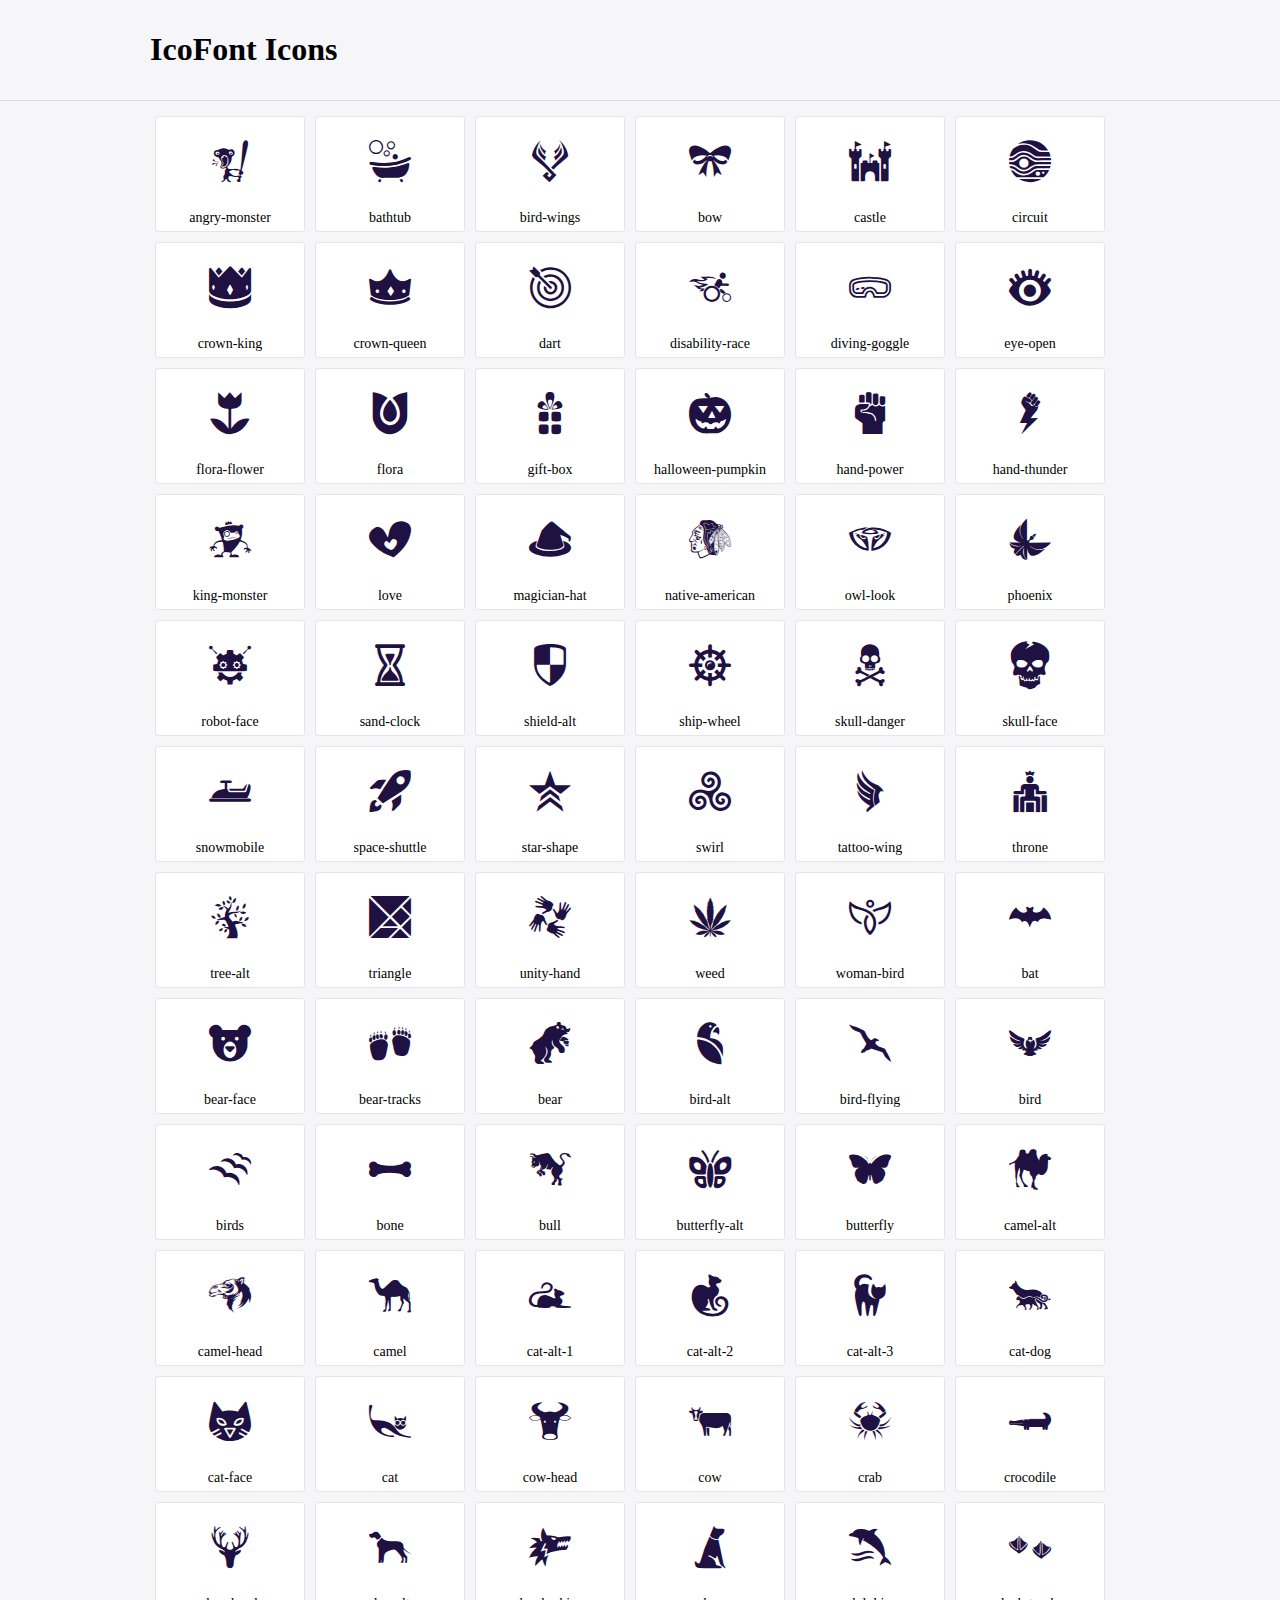
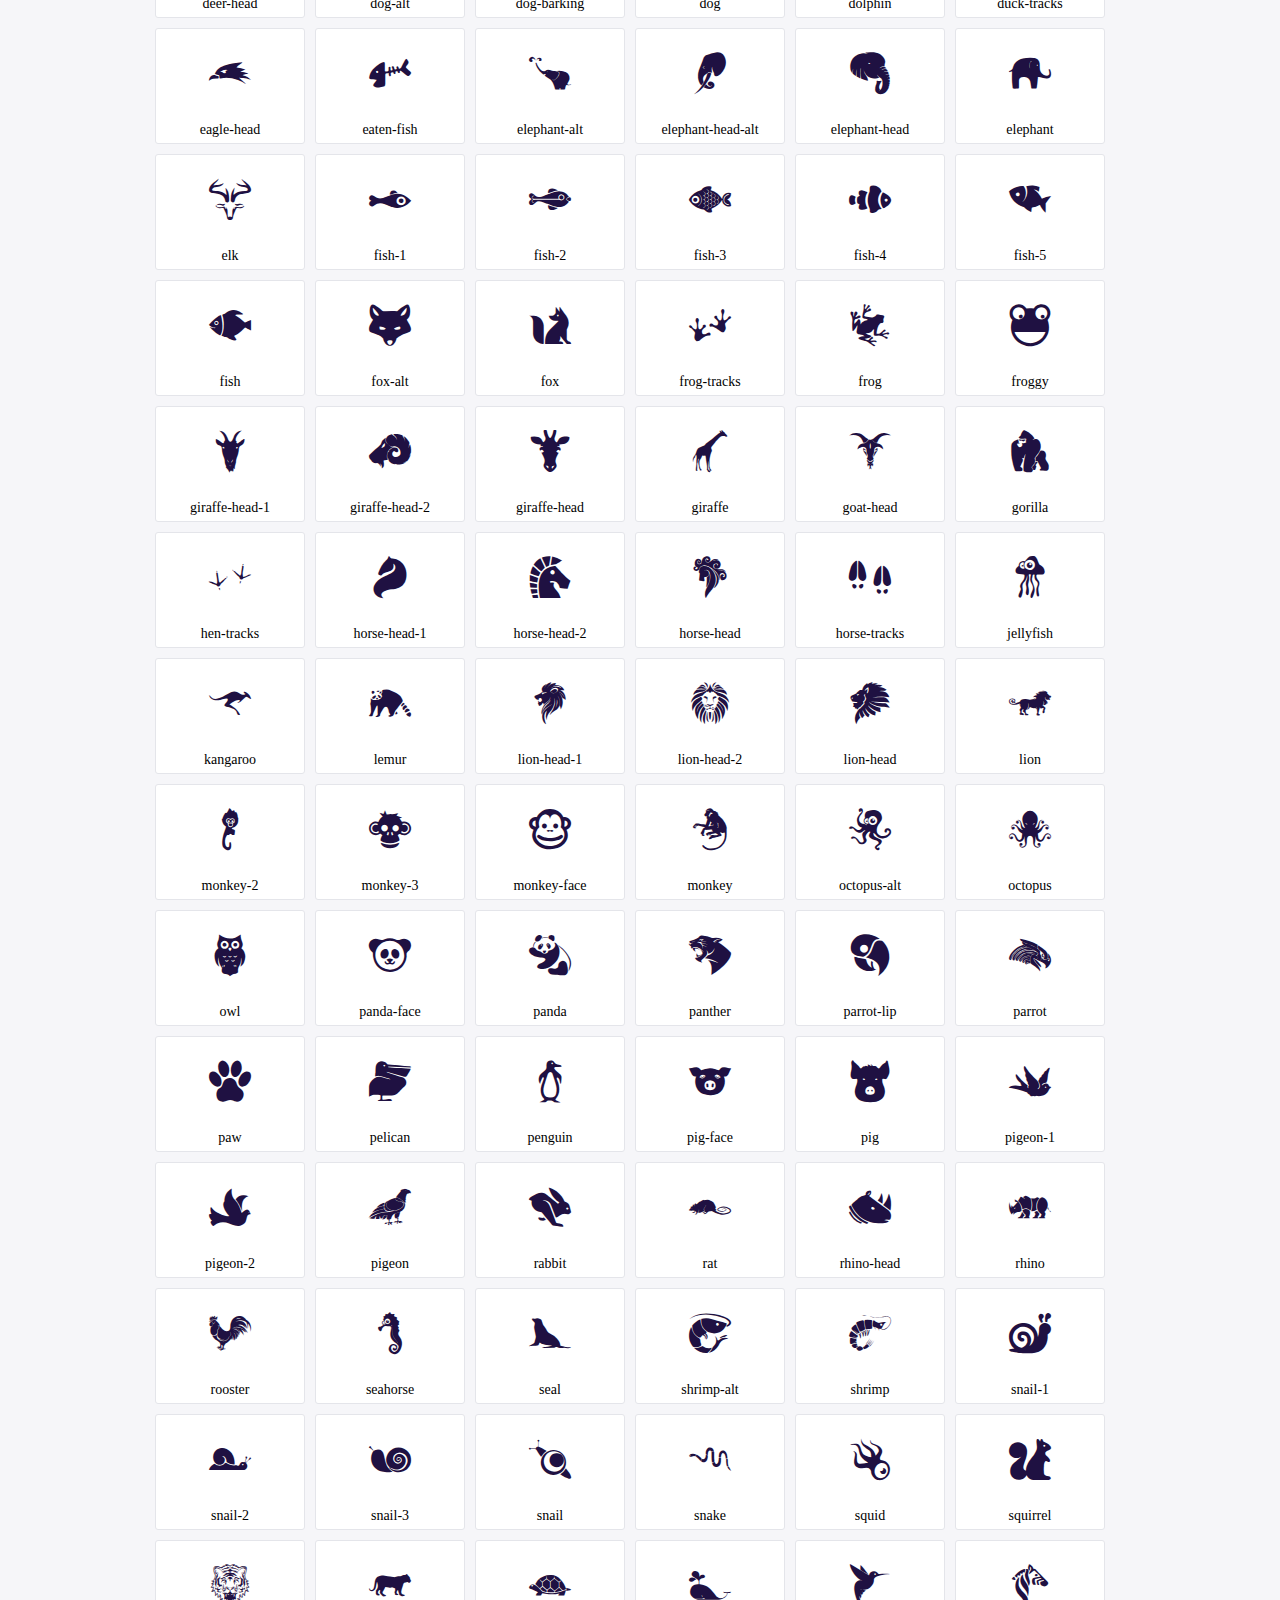
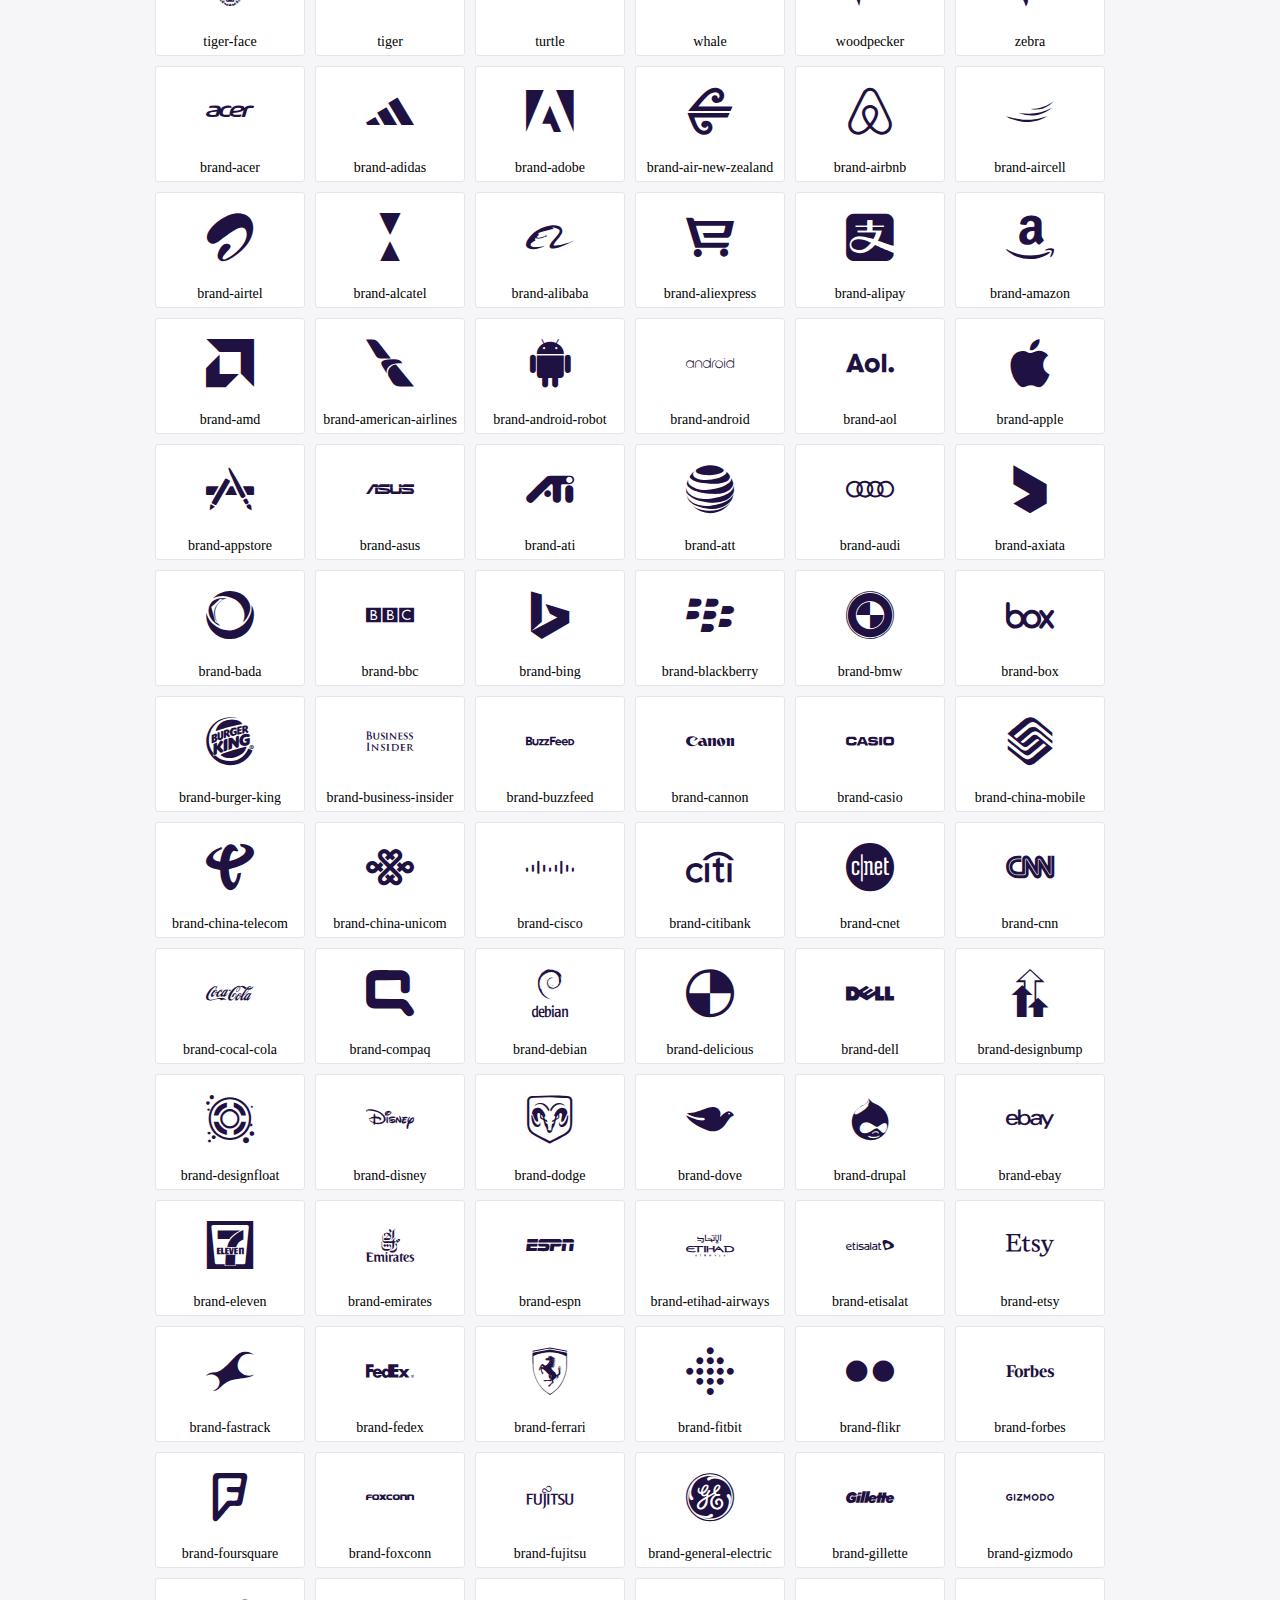
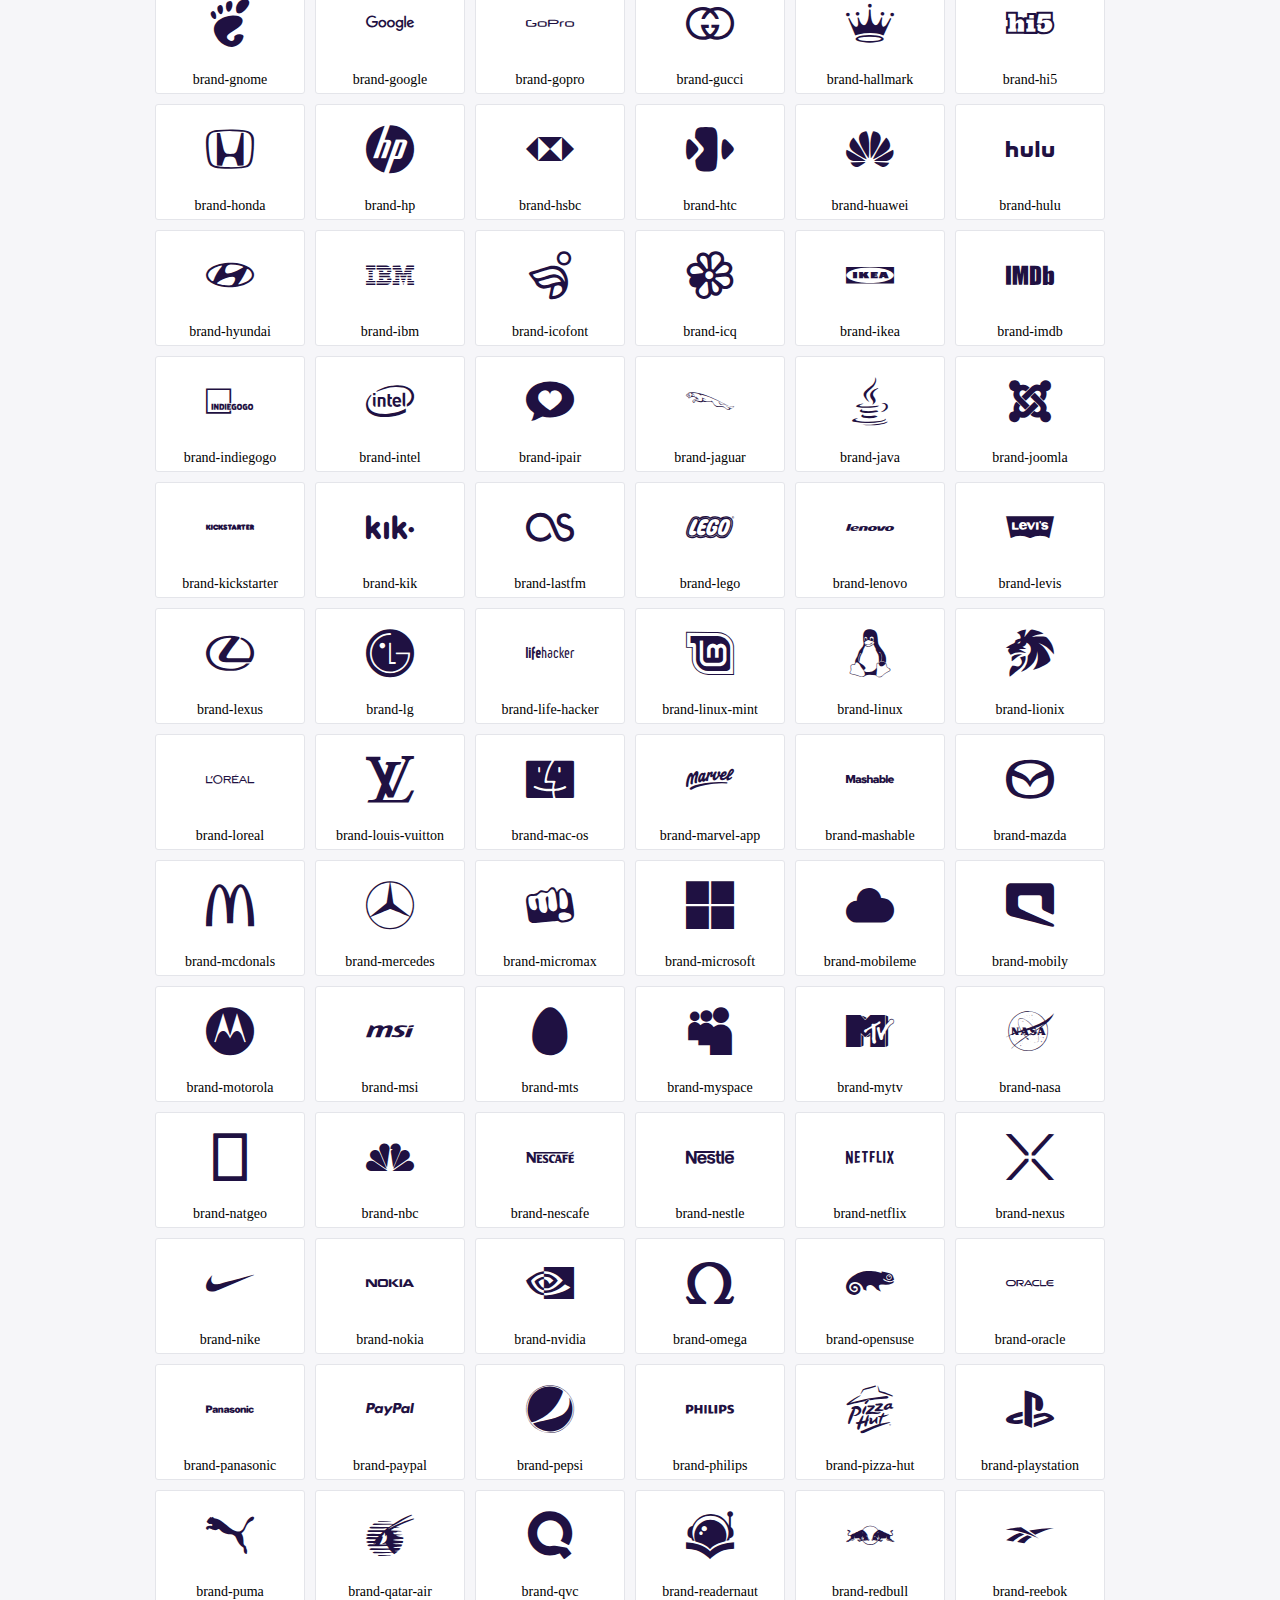
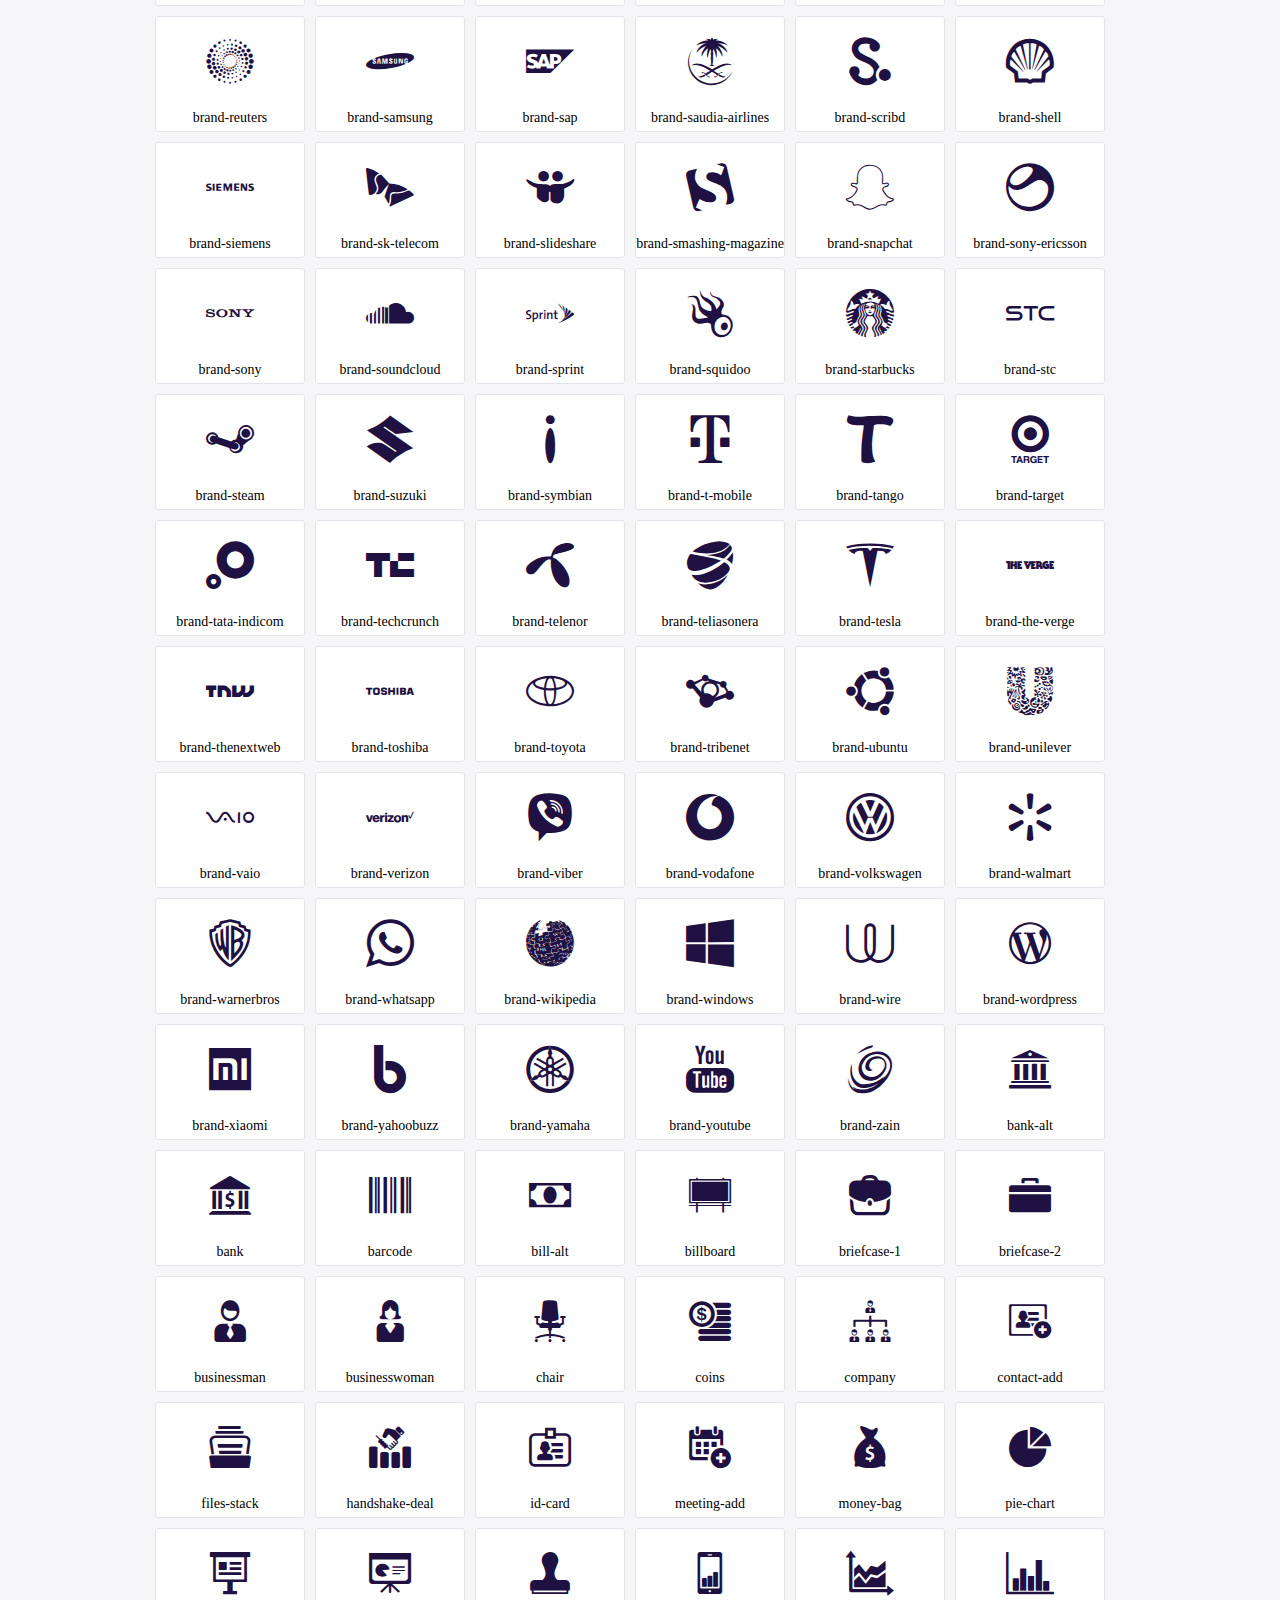
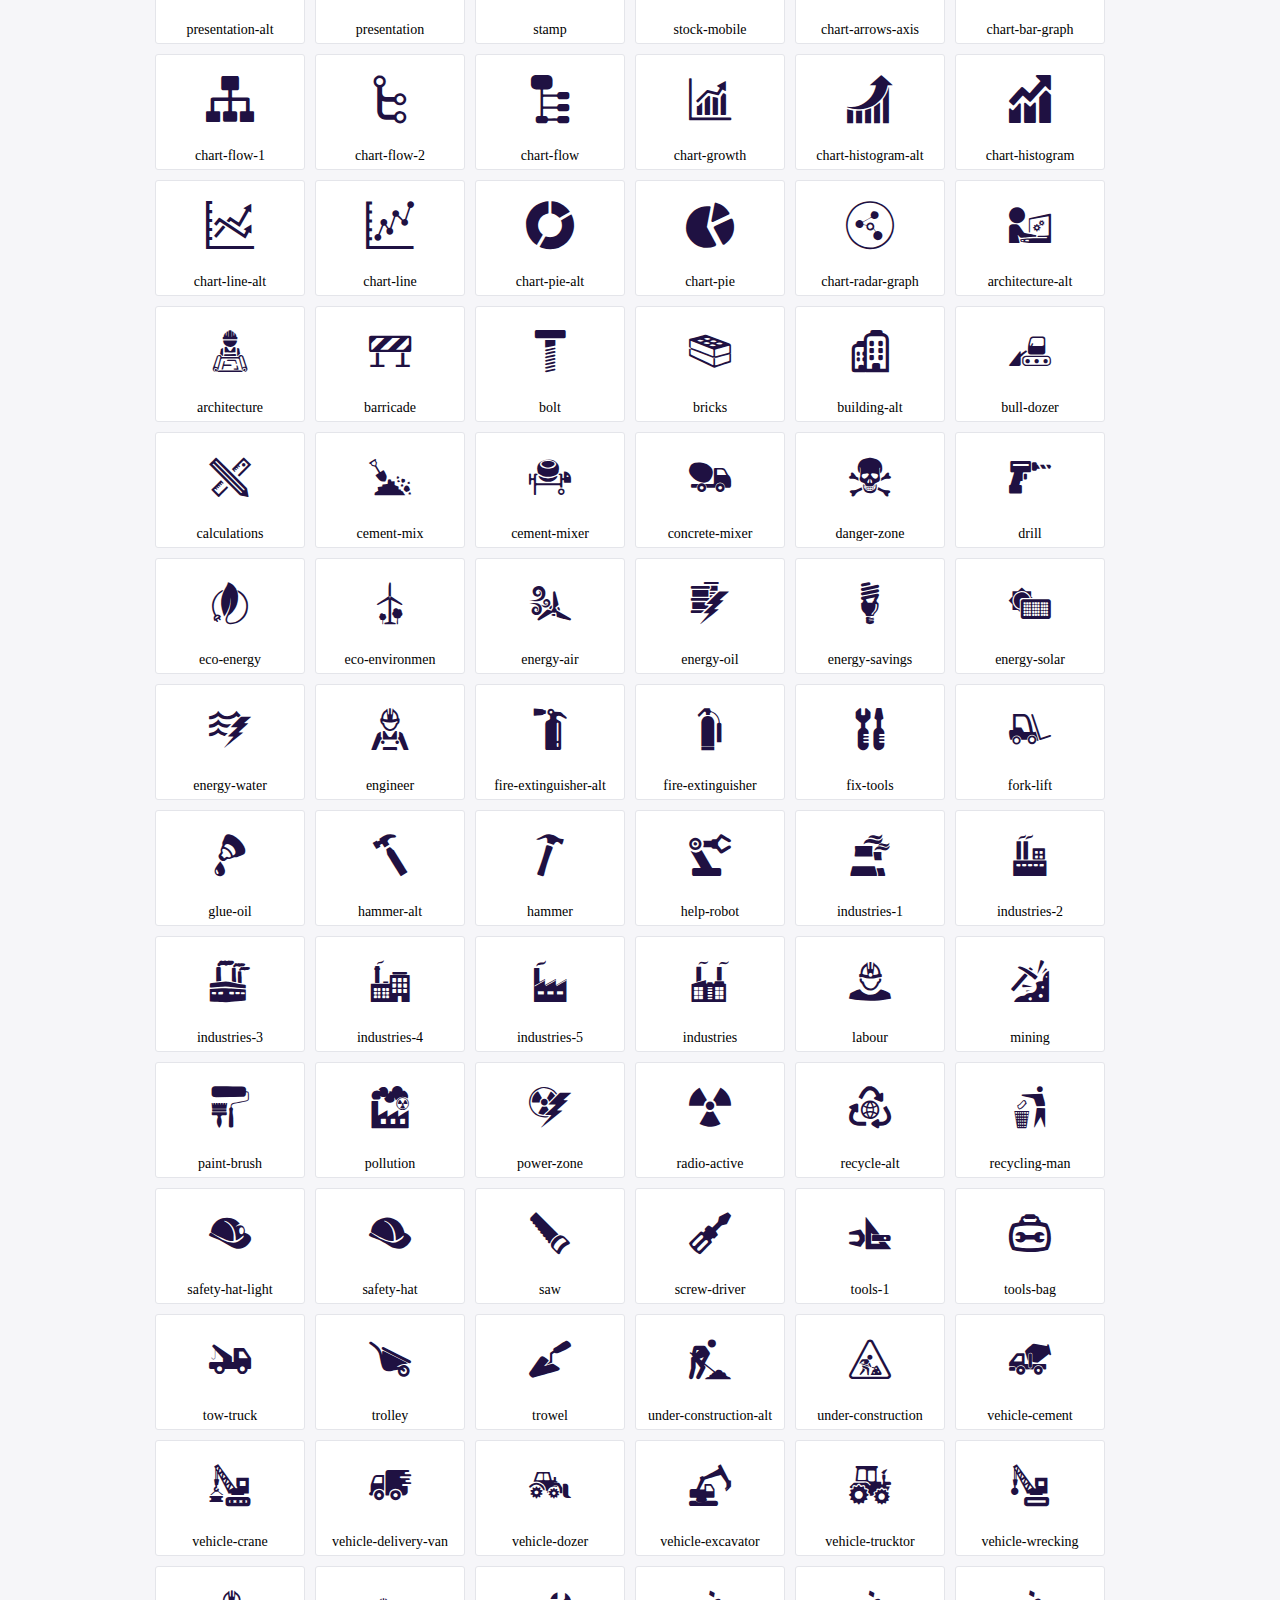
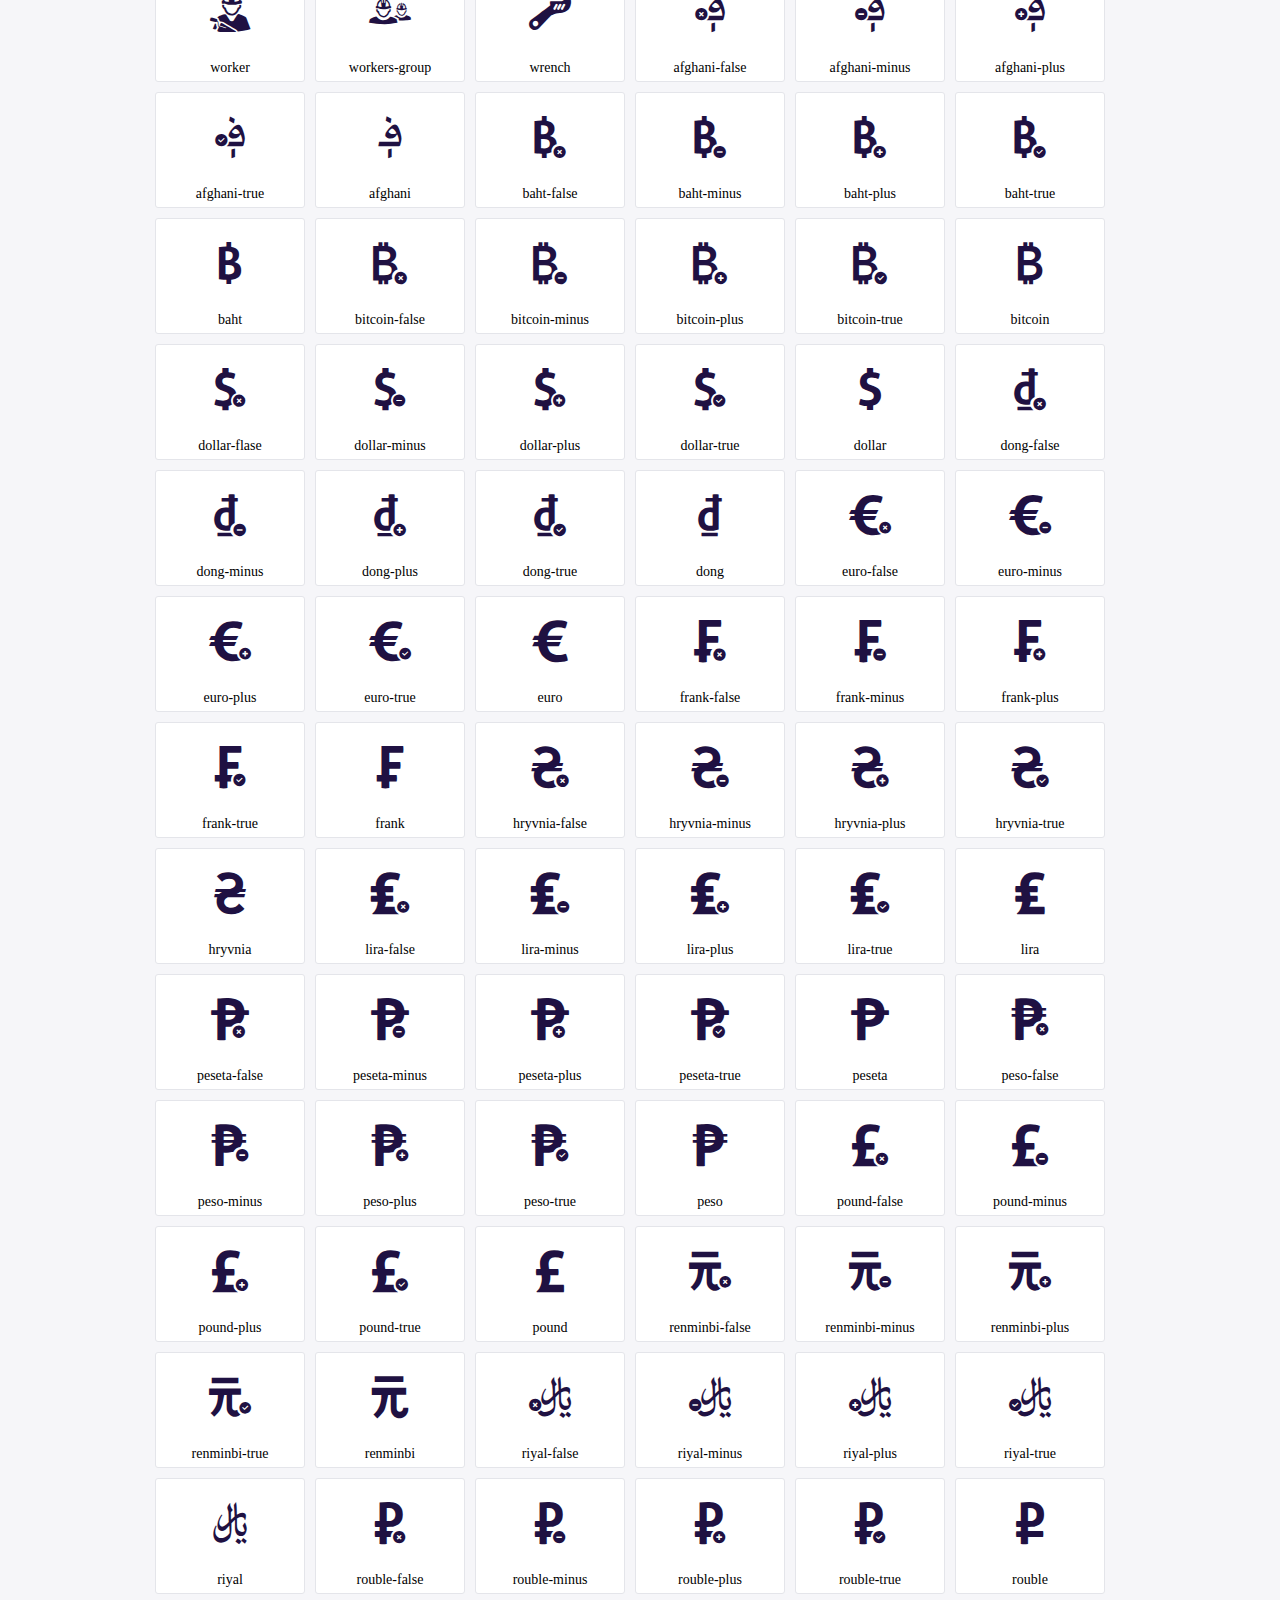
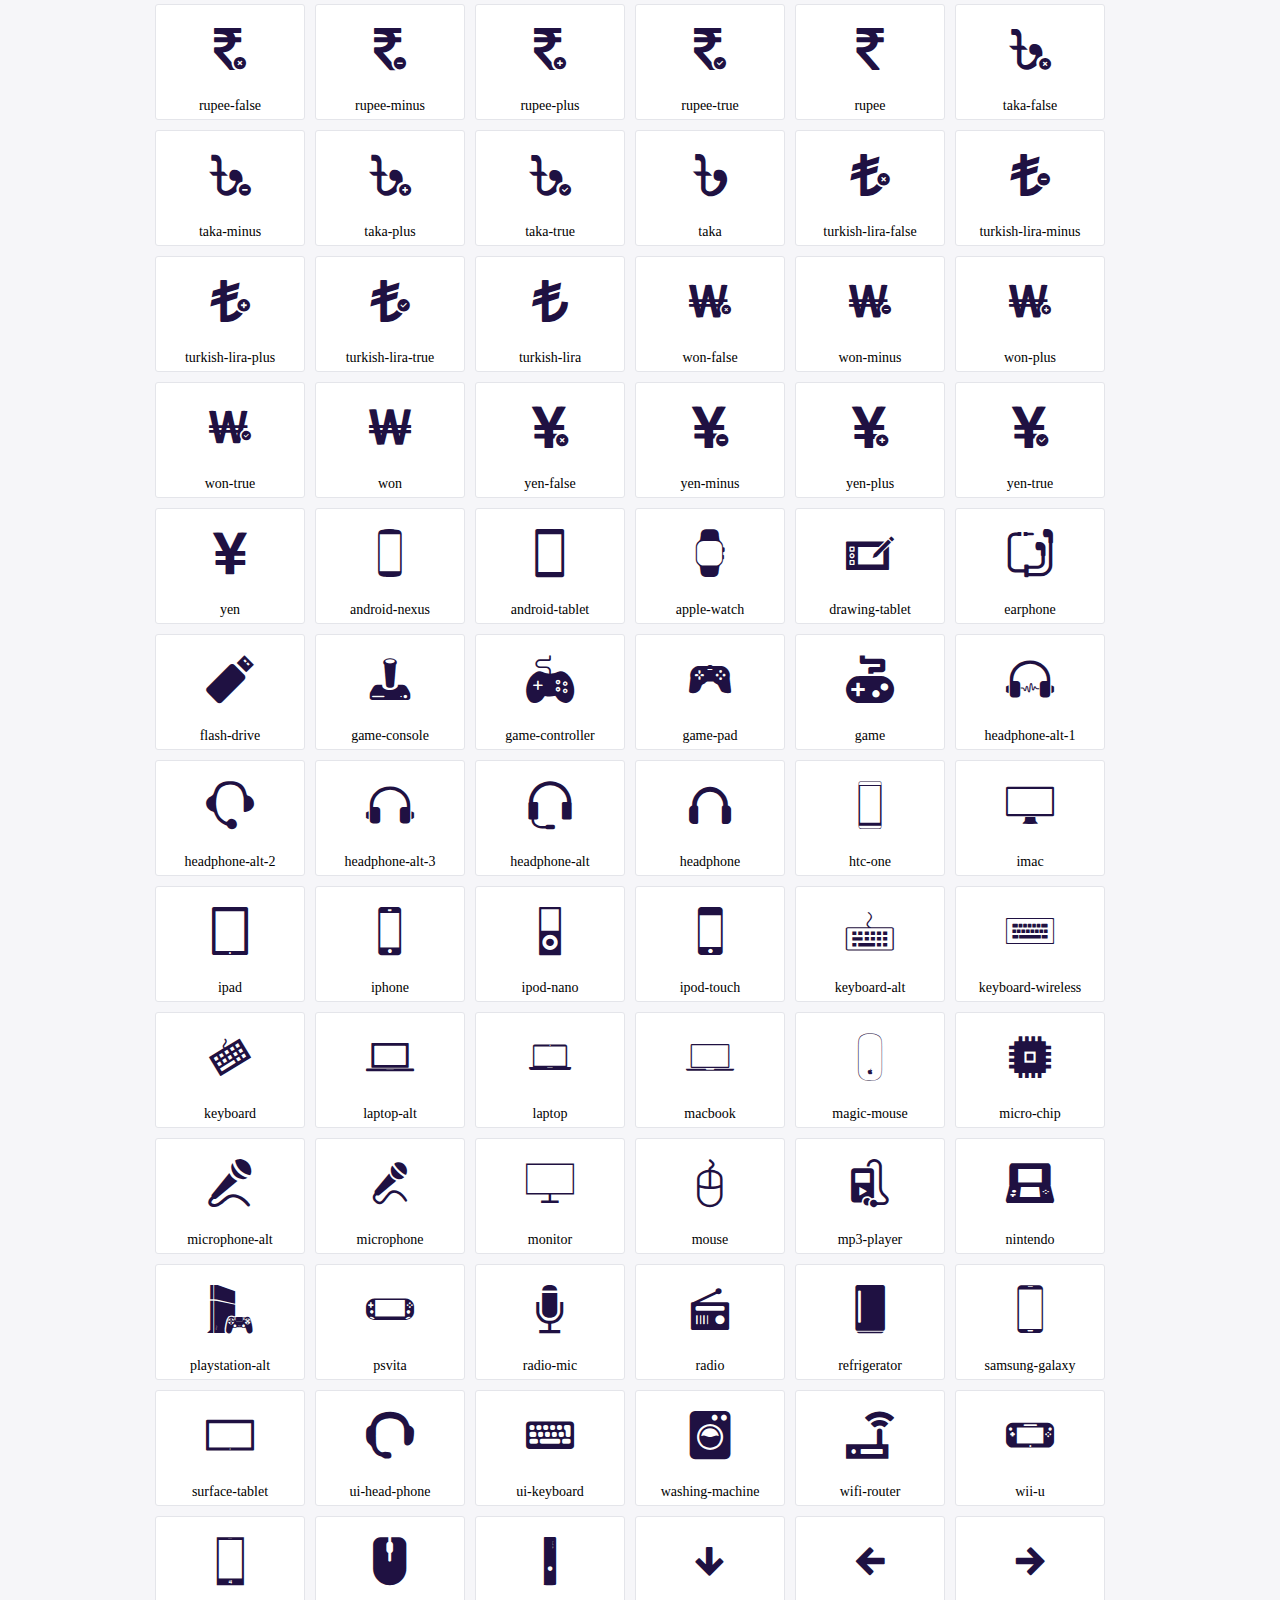
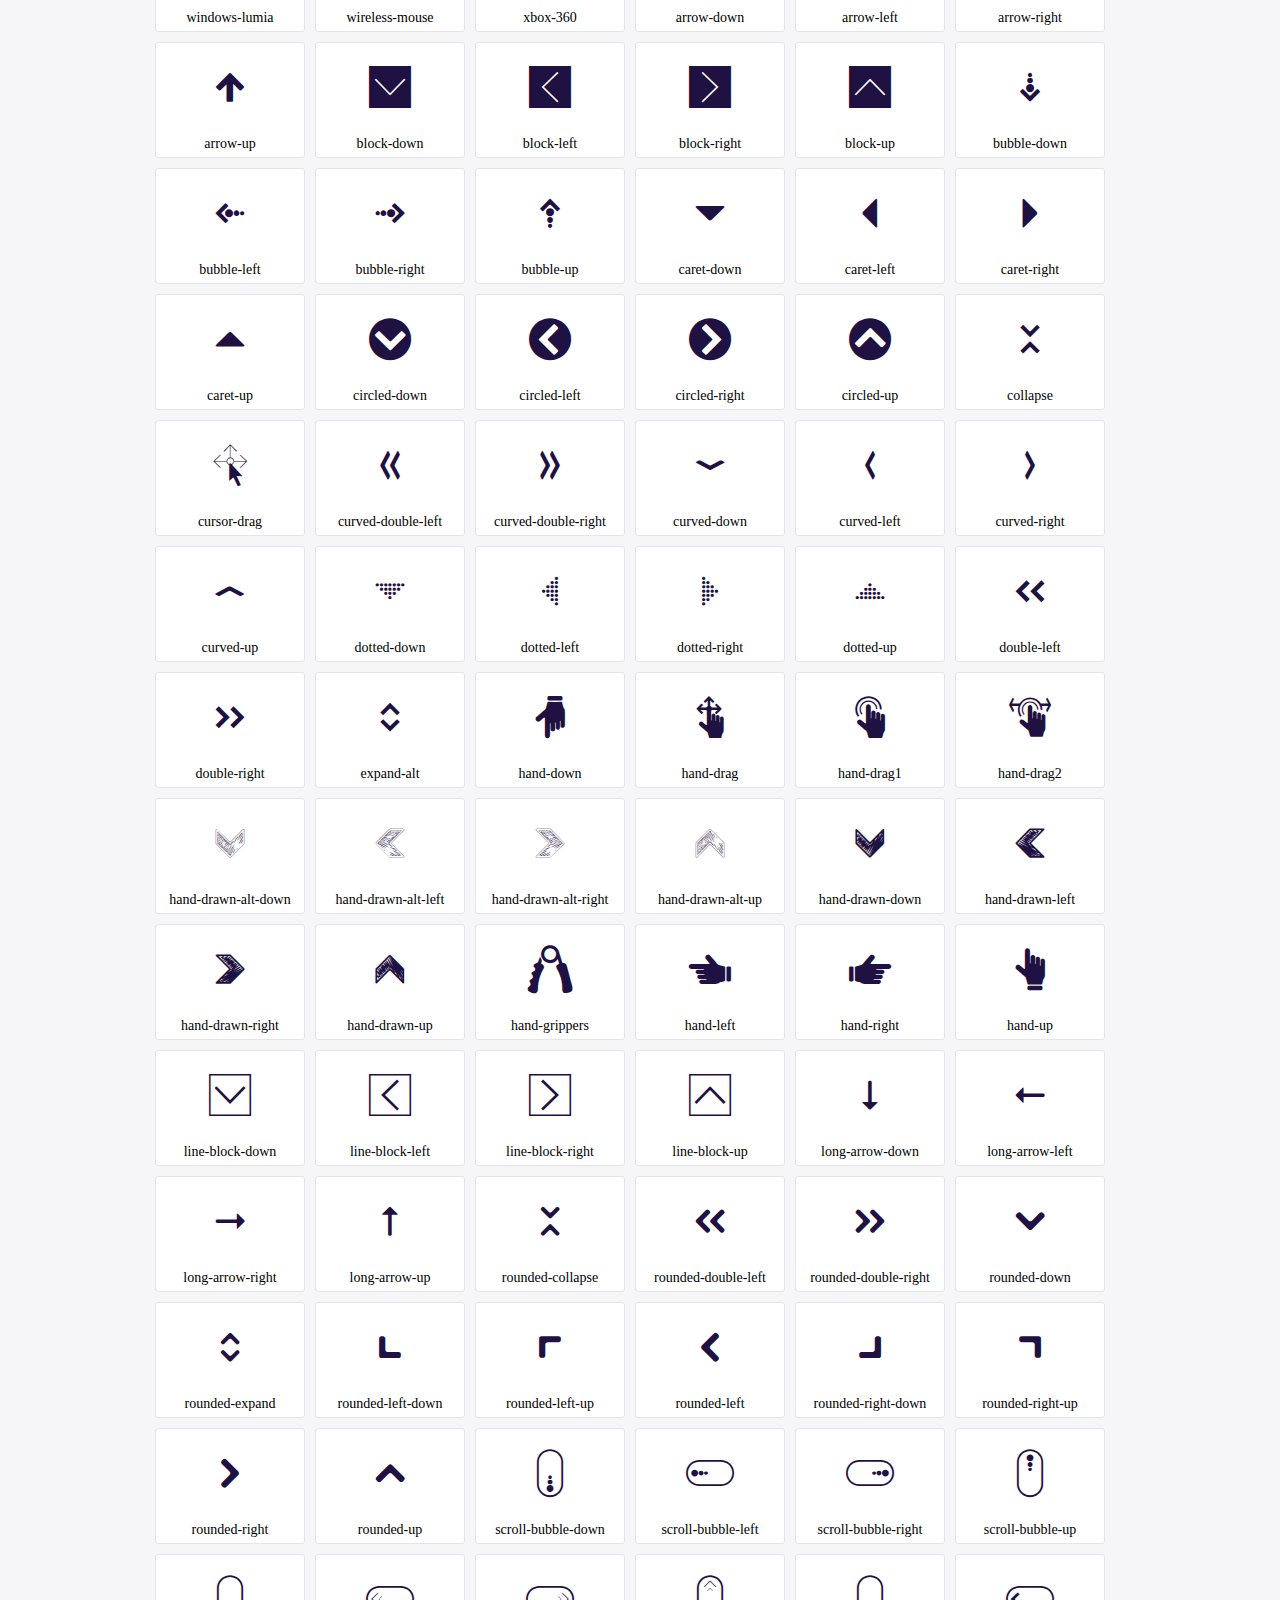
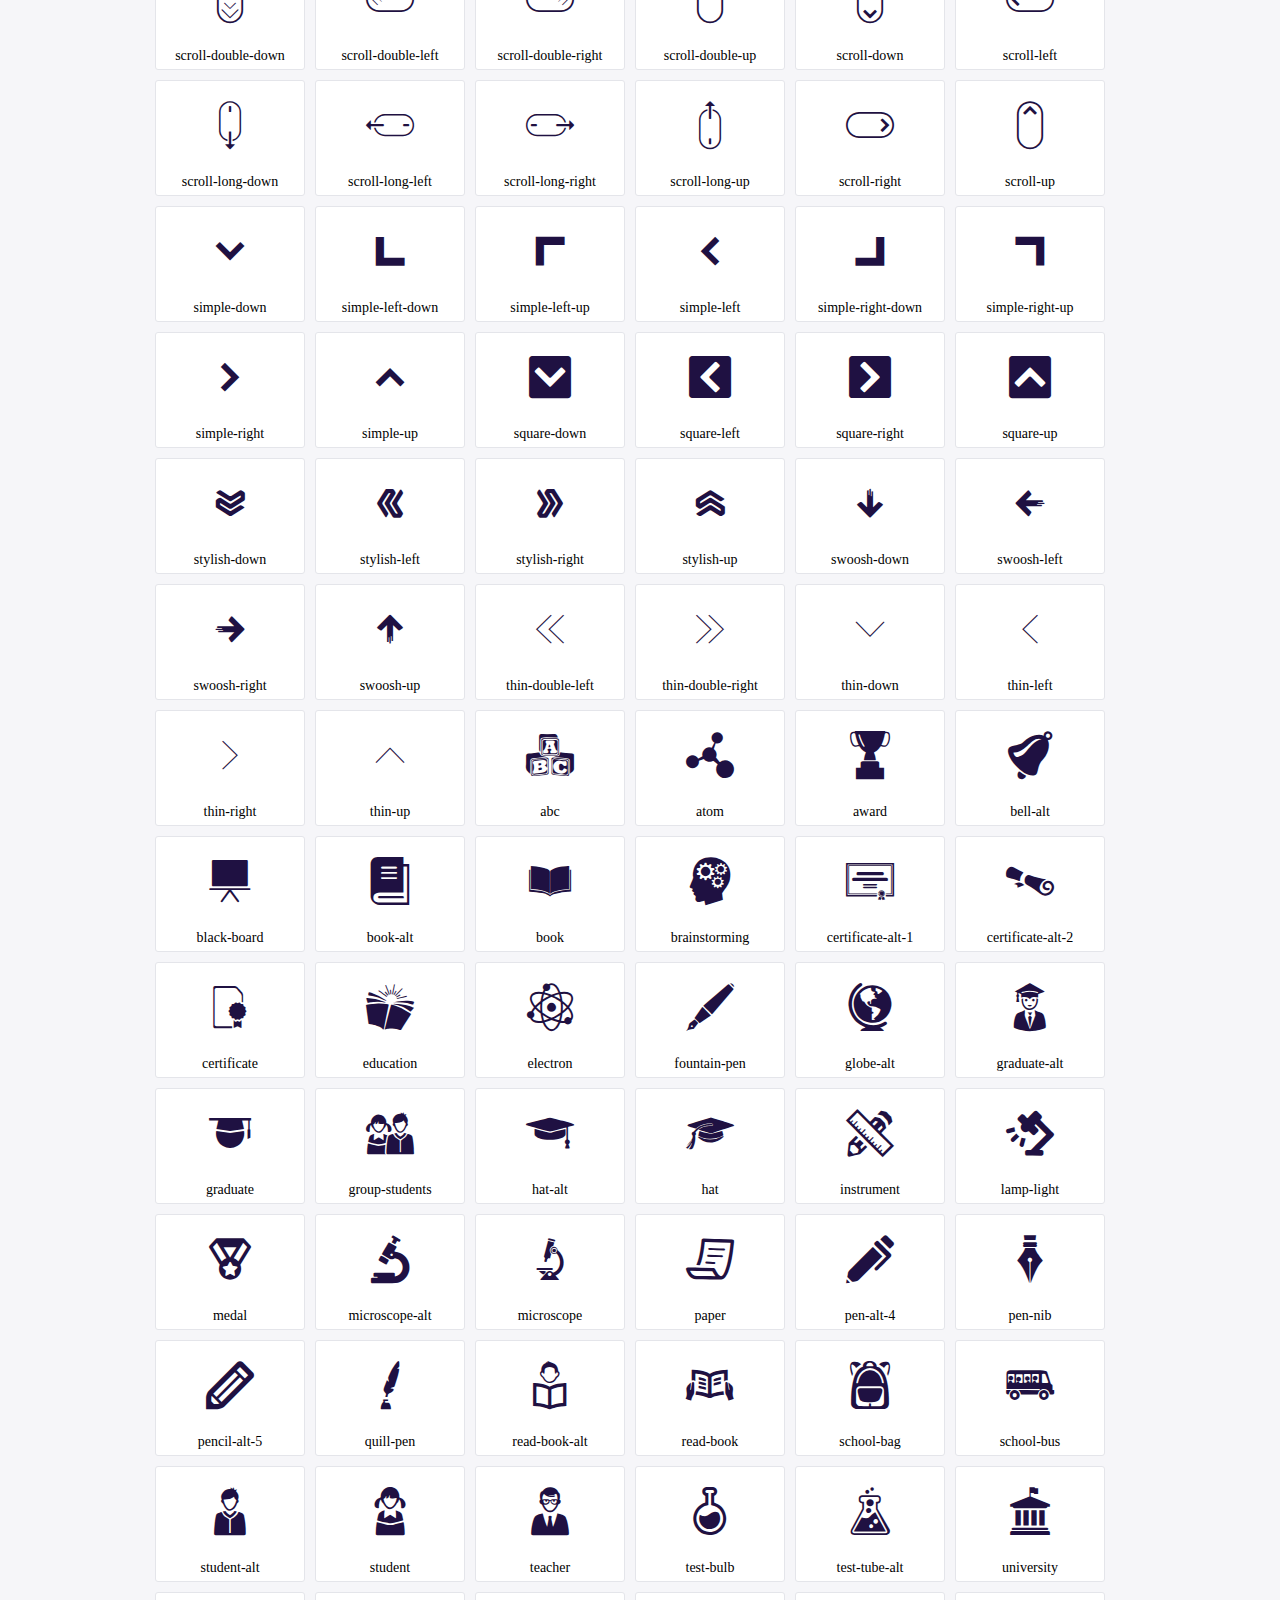
<file: webfonts/icofont/demo.html>
<!DOCTYPE html>
	<html>
	<head>
		<meta charset="utf-8">
		<title>Examples | IcoFont</title>
		<link rel="stylesheet" type="text/css" href="./icofont.min.css">
		<style type="text/css">
			body {
				margin: 0;
				padding: 0;
				background: #F6F6F9;
			}
			.header {
				border-bottom: 1px solid #DCDCE1;
				padding: 10px 0;
				margin-bottom: 10px;
			}
			.container {
				width: 980px;
				margin: 0 auto;
			}
			.ico-title {
				font-size: 2em;
			}
			.iconlist {
				margin: 0;
				padding: 0;
				list-style: none;
				text-align: center;
				width: 100%;
				display: flex;
				flex-wrap: wrap;
				flex-direction: row;
			}
			.iconlist li {
				position: relative;
				margin: 5px;
				width: 150px;
				cursor: pointer;
			}
			.iconlist li .icon-holder {
				position: relative;
				text-align: center;
				border-radius: 3px;
				overflow: hidden;
				padding-bottom: 5px;
				background: #ffffff;
				border: 1px solid #E4E5EA;
				transition: all 0.2s linear 0s;
			}
			.iconlist li .icon-holder:hover {
				background: #00C3DA;
				color: #ffffff;
			}
			.iconlist li .icon-holder:hover .icon i {
				color: #ffffff;
			}
			.iconlist li .icon-holder .icon {
				padding: 20px;
				text-align: center;
			}
			.iconlist li .icon-holder .icon i {
				font-size: 3em;
				color: #1F1142;
			}
			.iconlist li .icon-holder span {
				font-size: 14px;
				display: block;
				margin-top: 5px;
				border-radius: 3px;
			}
		</style>
	</head>
	<body>
	<div class="header">
		<div class="container">
			<h1 class="ico-title"> IcoFont Icons </h1>
		</div>
	</div>
	<div class="container">
		<ul class="iconlist">
		
		<li>
			<div class="icon-holder">
				<div class="icon"> 
					<i class="icofont-angry-monster"></i>
				</div> 
				<span> angry-monster </span>
			</div>
		</li>
		
		<li>
			<div class="icon-holder">
				<div class="icon"> 
					<i class="icofont-bathtub"></i>
				</div> 
				<span> bathtub </span>
			</div>
		</li>
		
		<li>
			<div class="icon-holder">
				<div class="icon"> 
					<i class="icofont-bird-wings"></i>
				</div> 
				<span> bird-wings </span>
			</div>
		</li>
		
		<li>
			<div class="icon-holder">
				<div class="icon"> 
					<i class="icofont-bow"></i>
				</div> 
				<span> bow </span>
			</div>
		</li>
		
		<li>
			<div class="icon-holder">
				<div class="icon"> 
					<i class="icofont-castle"></i>
				</div> 
				<span> castle </span>
			</div>
		</li>
		
		<li>
			<div class="icon-holder">
				<div class="icon"> 
					<i class="icofont-circuit"></i>
				</div> 
				<span> circuit </span>
			</div>
		</li>
		
		<li>
			<div class="icon-holder">
				<div class="icon"> 
					<i class="icofont-crown-king"></i>
				</div> 
				<span> crown-king </span>
			</div>
		</li>
		
		<li>
			<div class="icon-holder">
				<div class="icon"> 
					<i class="icofont-crown-queen"></i>
				</div> 
				<span> crown-queen </span>
			</div>
		</li>
		
		<li>
			<div class="icon-holder">
				<div class="icon"> 
					<i class="icofont-dart"></i>
				</div> 
				<span> dart </span>
			</div>
		</li>
		
		<li>
			<div class="icon-holder">
				<div class="icon"> 
					<i class="icofont-disability-race"></i>
				</div> 
				<span> disability-race </span>
			</div>
		</li>
		
		<li>
			<div class="icon-holder">
				<div class="icon"> 
					<i class="icofont-diving-goggle"></i>
				</div> 
				<span> diving-goggle </span>
			</div>
		</li>
		
		<li>
			<div class="icon-holder">
				<div class="icon"> 
					<i class="icofont-eye-open"></i>
				</div> 
				<span> eye-open </span>
			</div>
		</li>
		
		<li>
			<div class="icon-holder">
				<div class="icon"> 
					<i class="icofont-flora-flower"></i>
				</div> 
				<span> flora-flower </span>
			</div>
		</li>
		
		<li>
			<div class="icon-holder">
				<div class="icon"> 
					<i class="icofont-flora"></i>
				</div> 
				<span> flora </span>
			</div>
		</li>
		
		<li>
			<div class="icon-holder">
				<div class="icon"> 
					<i class="icofont-gift-box"></i>
				</div> 
				<span> gift-box </span>
			</div>
		</li>
		
		<li>
			<div class="icon-holder">
				<div class="icon"> 
					<i class="icofont-halloween-pumpkin"></i>
				</div> 
				<span> halloween-pumpkin </span>
			</div>
		</li>
		
		<li>
			<div class="icon-holder">
				<div class="icon"> 
					<i class="icofont-hand-power"></i>
				</div> 
				<span> hand-power </span>
			</div>
		</li>
		
		<li>
			<div class="icon-holder">
				<div class="icon"> 
					<i class="icofont-hand-thunder"></i>
				</div> 
				<span> hand-thunder </span>
			</div>
		</li>
		
		<li>
			<div class="icon-holder">
				<div class="icon"> 
					<i class="icofont-king-monster"></i>
				</div> 
				<span> king-monster </span>
			</div>
		</li>
		
		<li>
			<div class="icon-holder">
				<div class="icon"> 
					<i class="icofont-love"></i>
				</div> 
				<span> love </span>
			</div>
		</li>
		
		<li>
			<div class="icon-holder">
				<div class="icon"> 
					<i class="icofont-magician-hat"></i>
				</div> 
				<span> magician-hat </span>
			</div>
		</li>
		
		<li>
			<div class="icon-holder">
				<div class="icon"> 
					<i class="icofont-native-american"></i>
				</div> 
				<span> native-american </span>
			</div>
		</li>
		
		<li>
			<div class="icon-holder">
				<div class="icon"> 
					<i class="icofont-owl-look"></i>
				</div> 
				<span> owl-look </span>
			</div>
		</li>
		
		<li>
			<div class="icon-holder">
				<div class="icon"> 
					<i class="icofont-phoenix"></i>
				</div> 
				<span> phoenix </span>
			</div>
		</li>
		
		<li>
			<div class="icon-holder">
				<div class="icon"> 
					<i class="icofont-robot-face"></i>
				</div> 
				<span> robot-face </span>
			</div>
		</li>
		
		<li>
			<div class="icon-holder">
				<div class="icon"> 
					<i class="icofont-sand-clock"></i>
				</div> 
				<span> sand-clock </span>
			</div>
		</li>
		
		<li>
			<div class="icon-holder">
				<div class="icon"> 
					<i class="icofont-shield-alt"></i>
				</div> 
				<span> shield-alt </span>
			</div>
		</li>
		
		<li>
			<div class="icon-holder">
				<div class="icon"> 
					<i class="icofont-ship-wheel"></i>
				</div> 
				<span> ship-wheel </span>
			</div>
		</li>
		
		<li>
			<div class="icon-holder">
				<div class="icon"> 
					<i class="icofont-skull-danger"></i>
				</div> 
				<span> skull-danger </span>
			</div>
		</li>
		
		<li>
			<div class="icon-holder">
				<div class="icon"> 
					<i class="icofont-skull-face"></i>
				</div> 
				<span> skull-face </span>
			</div>
		</li>
		
		<li>
			<div class="icon-holder">
				<div class="icon"> 
					<i class="icofont-snowmobile"></i>
				</div> 
				<span> snowmobile </span>
			</div>
		</li>
		
		<li>
			<div class="icon-holder">
				<div class="icon"> 
					<i class="icofont-space-shuttle"></i>
				</div> 
				<span> space-shuttle </span>
			</div>
		</li>
		
		<li>
			<div class="icon-holder">
				<div class="icon"> 
					<i class="icofont-star-shape"></i>
				</div> 
				<span> star-shape </span>
			</div>
		</li>
		
		<li>
			<div class="icon-holder">
				<div class="icon"> 
					<i class="icofont-swirl"></i>
				</div> 
				<span> swirl </span>
			</div>
		</li>
		
		<li>
			<div class="icon-holder">
				<div class="icon"> 
					<i class="icofont-tattoo-wing"></i>
				</div> 
				<span> tattoo-wing </span>
			</div>
		</li>
		
		<li>
			<div class="icon-holder">
				<div class="icon"> 
					<i class="icofont-throne"></i>
				</div> 
				<span> throne </span>
			</div>
		</li>
		
		<li>
			<div class="icon-holder">
				<div class="icon"> 
					<i class="icofont-tree-alt"></i>
				</div> 
				<span> tree-alt </span>
			</div>
		</li>
		
		<li>
			<div class="icon-holder">
				<div class="icon"> 
					<i class="icofont-triangle"></i>
				</div> 
				<span> triangle </span>
			</div>
		</li>
		
		<li>
			<div class="icon-holder">
				<div class="icon"> 
					<i class="icofont-unity-hand"></i>
				</div> 
				<span> unity-hand </span>
			</div>
		</li>
		
		<li>
			<div class="icon-holder">
				<div class="icon"> 
					<i class="icofont-weed"></i>
				</div> 
				<span> weed </span>
			</div>
		</li>
		
		<li>
			<div class="icon-holder">
				<div class="icon"> 
					<i class="icofont-woman-bird"></i>
				</div> 
				<span> woman-bird </span>
			</div>
		</li>
		
		<li>
			<div class="icon-holder">
				<div class="icon"> 
					<i class="icofont-bat"></i>
				</div> 
				<span> bat </span>
			</div>
		</li>
		
		<li>
			<div class="icon-holder">
				<div class="icon"> 
					<i class="icofont-bear-face"></i>
				</div> 
				<span> bear-face </span>
			</div>
		</li>
		
		<li>
			<div class="icon-holder">
				<div class="icon"> 
					<i class="icofont-bear-tracks"></i>
				</div> 
				<span> bear-tracks </span>
			</div>
		</li>
		
		<li>
			<div class="icon-holder">
				<div class="icon"> 
					<i class="icofont-bear"></i>
				</div> 
				<span> bear </span>
			</div>
		</li>
		
		<li>
			<div class="icon-holder">
				<div class="icon"> 
					<i class="icofont-bird-alt"></i>
				</div> 
				<span> bird-alt </span>
			</div>
		</li>
		
		<li>
			<div class="icon-holder">
				<div class="icon"> 
					<i class="icofont-bird-flying"></i>
				</div> 
				<span> bird-flying </span>
			</div>
		</li>
		
		<li>
			<div class="icon-holder">
				<div class="icon"> 
					<i class="icofont-bird"></i>
				</div> 
				<span> bird </span>
			</div>
		</li>
		
		<li>
			<div class="icon-holder">
				<div class="icon"> 
					<i class="icofont-birds"></i>
				</div> 
				<span> birds </span>
			</div>
		</li>
		
		<li>
			<div class="icon-holder">
				<div class="icon"> 
					<i class="icofont-bone"></i>
				</div> 
				<span> bone </span>
			</div>
		</li>
		
		<li>
			<div class="icon-holder">
				<div class="icon"> 
					<i class="icofont-bull"></i>
				</div> 
				<span> bull </span>
			</div>
		</li>
		
		<li>
			<div class="icon-holder">
				<div class="icon"> 
					<i class="icofont-butterfly-alt"></i>
				</div> 
				<span> butterfly-alt </span>
			</div>
		</li>
		
		<li>
			<div class="icon-holder">
				<div class="icon"> 
					<i class="icofont-butterfly"></i>
				</div> 
				<span> butterfly </span>
			</div>
		</li>
		
		<li>
			<div class="icon-holder">
				<div class="icon"> 
					<i class="icofont-camel-alt"></i>
				</div> 
				<span> camel-alt </span>
			</div>
		</li>
		
		<li>
			<div class="icon-holder">
				<div class="icon"> 
					<i class="icofont-camel-head"></i>
				</div> 
				<span> camel-head </span>
			</div>
		</li>
		
		<li>
			<div class="icon-holder">
				<div class="icon"> 
					<i class="icofont-camel"></i>
				</div> 
				<span> camel </span>
			</div>
		</li>
		
		<li>
			<div class="icon-holder">
				<div class="icon"> 
					<i class="icofont-cat-alt-1"></i>
				</div> 
				<span> cat-alt-1 </span>
			</div>
		</li>
		
		<li>
			<div class="icon-holder">
				<div class="icon"> 
					<i class="icofont-cat-alt-2"></i>
				</div> 
				<span> cat-alt-2 </span>
			</div>
		</li>
		
		<li>
			<div class="icon-holder">
				<div class="icon"> 
					<i class="icofont-cat-alt-3"></i>
				</div> 
				<span> cat-alt-3 </span>
			</div>
		</li>
		
		<li>
			<div class="icon-holder">
				<div class="icon"> 
					<i class="icofont-cat-dog"></i>
				</div> 
				<span> cat-dog </span>
			</div>
		</li>
		
		<li>
			<div class="icon-holder">
				<div class="icon"> 
					<i class="icofont-cat-face"></i>
				</div> 
				<span> cat-face </span>
			</div>
		</li>
		
		<li>
			<div class="icon-holder">
				<div class="icon"> 
					<i class="icofont-cat"></i>
				</div> 
				<span> cat </span>
			</div>
		</li>
		
		<li>
			<div class="icon-holder">
				<div class="icon"> 
					<i class="icofont-cow-head"></i>
				</div> 
				<span> cow-head </span>
			</div>
		</li>
		
		<li>
			<div class="icon-holder">
				<div class="icon"> 
					<i class="icofont-cow"></i>
				</div> 
				<span> cow </span>
			</div>
		</li>
		
		<li>
			<div class="icon-holder">
				<div class="icon"> 
					<i class="icofont-crab"></i>
				</div> 
				<span> crab </span>
			</div>
		</li>
		
		<li>
			<div class="icon-holder">
				<div class="icon"> 
					<i class="icofont-crocodile"></i>
				</div> 
				<span> crocodile </span>
			</div>
		</li>
		
		<li>
			<div class="icon-holder">
				<div class="icon"> 
					<i class="icofont-deer-head"></i>
				</div> 
				<span> deer-head </span>
			</div>
		</li>
		
		<li>
			<div class="icon-holder">
				<div class="icon"> 
					<i class="icofont-dog-alt"></i>
				</div> 
				<span> dog-alt </span>
			</div>
		</li>
		
		<li>
			<div class="icon-holder">
				<div class="icon"> 
					<i class="icofont-dog-barking"></i>
				</div> 
				<span> dog-barking </span>
			</div>
		</li>
		
		<li>
			<div class="icon-holder">
				<div class="icon"> 
					<i class="icofont-dog"></i>
				</div> 
				<span> dog </span>
			</div>
		</li>
		
		<li>
			<div class="icon-holder">
				<div class="icon"> 
					<i class="icofont-dolphin"></i>
				</div> 
				<span> dolphin </span>
			</div>
		</li>
		
		<li>
			<div class="icon-holder">
				<div class="icon"> 
					<i class="icofont-duck-tracks"></i>
				</div> 
				<span> duck-tracks </span>
			</div>
		</li>
		
		<li>
			<div class="icon-holder">
				<div class="icon"> 
					<i class="icofont-eagle-head"></i>
				</div> 
				<span> eagle-head </span>
			</div>
		</li>
		
		<li>
			<div class="icon-holder">
				<div class="icon"> 
					<i class="icofont-eaten-fish"></i>
				</div> 
				<span> eaten-fish </span>
			</div>
		</li>
		
		<li>
			<div class="icon-holder">
				<div class="icon"> 
					<i class="icofont-elephant-alt"></i>
				</div> 
				<span> elephant-alt </span>
			</div>
		</li>
		
		<li>
			<div class="icon-holder">
				<div class="icon"> 
					<i class="icofont-elephant-head-alt"></i>
				</div> 
				<span> elephant-head-alt </span>
			</div>
		</li>
		
		<li>
			<div class="icon-holder">
				<div class="icon"> 
					<i class="icofont-elephant-head"></i>
				</div> 
				<span> elephant-head </span>
			</div>
		</li>
		
		<li>
			<div class="icon-holder">
				<div class="icon"> 
					<i class="icofont-elephant"></i>
				</div> 
				<span> elephant </span>
			</div>
		</li>
		
		<li>
			<div class="icon-holder">
				<div class="icon"> 
					<i class="icofont-elk"></i>
				</div> 
				<span> elk </span>
			</div>
		</li>
		
		<li>
			<div class="icon-holder">
				<div class="icon"> 
					<i class="icofont-fish-1"></i>
				</div> 
				<span> fish-1 </span>
			</div>
		</li>
		
		<li>
			<div class="icon-holder">
				<div class="icon"> 
					<i class="icofont-fish-2"></i>
				</div> 
				<span> fish-2 </span>
			</div>
		</li>
		
		<li>
			<div class="icon-holder">
				<div class="icon"> 
					<i class="icofont-fish-3"></i>
				</div> 
				<span> fish-3 </span>
			</div>
		</li>
		
		<li>
			<div class="icon-holder">
				<div class="icon"> 
					<i class="icofont-fish-4"></i>
				</div> 
				<span> fish-4 </span>
			</div>
		</li>
		
		<li>
			<div class="icon-holder">
				<div class="icon"> 
					<i class="icofont-fish-5"></i>
				</div> 
				<span> fish-5 </span>
			</div>
		</li>
		
		<li>
			<div class="icon-holder">
				<div class="icon"> 
					<i class="icofont-fish"></i>
				</div> 
				<span> fish </span>
			</div>
		</li>
		
		<li>
			<div class="icon-holder">
				<div class="icon"> 
					<i class="icofont-fox-alt"></i>
				</div> 
				<span> fox-alt </span>
			</div>
		</li>
		
		<li>
			<div class="icon-holder">
				<div class="icon"> 
					<i class="icofont-fox"></i>
				</div> 
				<span> fox </span>
			</div>
		</li>
		
		<li>
			<div class="icon-holder">
				<div class="icon"> 
					<i class="icofont-frog-tracks"></i>
				</div> 
				<span> frog-tracks </span>
			</div>
		</li>
		
		<li>
			<div class="icon-holder">
				<div class="icon"> 
					<i class="icofont-frog"></i>
				</div> 
				<span> frog </span>
			</div>
		</li>
		
		<li>
			<div class="icon-holder">
				<div class="icon"> 
					<i class="icofont-froggy"></i>
				</div> 
				<span> froggy </span>
			</div>
		</li>
		
		<li>
			<div class="icon-holder">
				<div class="icon"> 
					<i class="icofont-giraffe-head-1"></i>
				</div> 
				<span> giraffe-head-1 </span>
			</div>
		</li>
		
		<li>
			<div class="icon-holder">
				<div class="icon"> 
					<i class="icofont-giraffe-head-2"></i>
				</div> 
				<span> giraffe-head-2 </span>
			</div>
		</li>
		
		<li>
			<div class="icon-holder">
				<div class="icon"> 
					<i class="icofont-giraffe-head"></i>
				</div> 
				<span> giraffe-head </span>
			</div>
		</li>
		
		<li>
			<div class="icon-holder">
				<div class="icon"> 
					<i class="icofont-giraffe"></i>
				</div> 
				<span> giraffe </span>
			</div>
		</li>
		
		<li>
			<div class="icon-holder">
				<div class="icon"> 
					<i class="icofont-goat-head"></i>
				</div> 
				<span> goat-head </span>
			</div>
		</li>
		
		<li>
			<div class="icon-holder">
				<div class="icon"> 
					<i class="icofont-gorilla"></i>
				</div> 
				<span> gorilla </span>
			</div>
		</li>
		
		<li>
			<div class="icon-holder">
				<div class="icon"> 
					<i class="icofont-hen-tracks"></i>
				</div> 
				<span> hen-tracks </span>
			</div>
		</li>
		
		<li>
			<div class="icon-holder">
				<div class="icon"> 
					<i class="icofont-horse-head-1"></i>
				</div> 
				<span> horse-head-1 </span>
			</div>
		</li>
		
		<li>
			<div class="icon-holder">
				<div class="icon"> 
					<i class="icofont-horse-head-2"></i>
				</div> 
				<span> horse-head-2 </span>
			</div>
		</li>
		
		<li>
			<div class="icon-holder">
				<div class="icon"> 
					<i class="icofont-horse-head"></i>
				</div> 
				<span> horse-head </span>
			</div>
		</li>
		
		<li>
			<div class="icon-holder">
				<div class="icon"> 
					<i class="icofont-horse-tracks"></i>
				</div> 
				<span> horse-tracks </span>
			</div>
		</li>
		
		<li>
			<div class="icon-holder">
				<div class="icon"> 
					<i class="icofont-jellyfish"></i>
				</div> 
				<span> jellyfish </span>
			</div>
		</li>
		
		<li>
			<div class="icon-holder">
				<div class="icon"> 
					<i class="icofont-kangaroo"></i>
				</div> 
				<span> kangaroo </span>
			</div>
		</li>
		
		<li>
			<div class="icon-holder">
				<div class="icon"> 
					<i class="icofont-lemur"></i>
				</div> 
				<span> lemur </span>
			</div>
		</li>
		
		<li>
			<div class="icon-holder">
				<div class="icon"> 
					<i class="icofont-lion-head-1"></i>
				</div> 
				<span> lion-head-1 </span>
			</div>
		</li>
		
		<li>
			<div class="icon-holder">
				<div class="icon"> 
					<i class="icofont-lion-head-2"></i>
				</div> 
				<span> lion-head-2 </span>
			</div>
		</li>
		
		<li>
			<div class="icon-holder">
				<div class="icon"> 
					<i class="icofont-lion-head"></i>
				</div> 
				<span> lion-head </span>
			</div>
		</li>
		
		<li>
			<div class="icon-holder">
				<div class="icon"> 
					<i class="icofont-lion"></i>
				</div> 
				<span> lion </span>
			</div>
		</li>
		
		<li>
			<div class="icon-holder">
				<div class="icon"> 
					<i class="icofont-monkey-2"></i>
				</div> 
				<span> monkey-2 </span>
			</div>
		</li>
		
		<li>
			<div class="icon-holder">
				<div class="icon"> 
					<i class="icofont-monkey-3"></i>
				</div> 
				<span> monkey-3 </span>
			</div>
		</li>
		
		<li>
			<div class="icon-holder">
				<div class="icon"> 
					<i class="icofont-monkey-face"></i>
				</div> 
				<span> monkey-face </span>
			</div>
		</li>
		
		<li>
			<div class="icon-holder">
				<div class="icon"> 
					<i class="icofont-monkey"></i>
				</div> 
				<span> monkey </span>
			</div>
		</li>
		
		<li>
			<div class="icon-holder">
				<div class="icon"> 
					<i class="icofont-octopus-alt"></i>
				</div> 
				<span> octopus-alt </span>
			</div>
		</li>
		
		<li>
			<div class="icon-holder">
				<div class="icon"> 
					<i class="icofont-octopus"></i>
				</div> 
				<span> octopus </span>
			</div>
		</li>
		
		<li>
			<div class="icon-holder">
				<div class="icon"> 
					<i class="icofont-owl"></i>
				</div> 
				<span> owl </span>
			</div>
		</li>
		
		<li>
			<div class="icon-holder">
				<div class="icon"> 
					<i class="icofont-panda-face"></i>
				</div> 
				<span> panda-face </span>
			</div>
		</li>
		
		<li>
			<div class="icon-holder">
				<div class="icon"> 
					<i class="icofont-panda"></i>
				</div> 
				<span> panda </span>
			</div>
		</li>
		
		<li>
			<div class="icon-holder">
				<div class="icon"> 
					<i class="icofont-panther"></i>
				</div> 
				<span> panther </span>
			</div>
		</li>
		
		<li>
			<div class="icon-holder">
				<div class="icon"> 
					<i class="icofont-parrot-lip"></i>
				</div> 
				<span> parrot-lip </span>
			</div>
		</li>
		
		<li>
			<div class="icon-holder">
				<div class="icon"> 
					<i class="icofont-parrot"></i>
				</div> 
				<span> parrot </span>
			</div>
		</li>
		
		<li>
			<div class="icon-holder">
				<div class="icon"> 
					<i class="icofont-paw"></i>
				</div> 
				<span> paw </span>
			</div>
		</li>
		
		<li>
			<div class="icon-holder">
				<div class="icon"> 
					<i class="icofont-pelican"></i>
				</div> 
				<span> pelican </span>
			</div>
		</li>
		
		<li>
			<div class="icon-holder">
				<div class="icon"> 
					<i class="icofont-penguin"></i>
				</div> 
				<span> penguin </span>
			</div>
		</li>
		
		<li>
			<div class="icon-holder">
				<div class="icon"> 
					<i class="icofont-pig-face"></i>
				</div> 
				<span> pig-face </span>
			</div>
		</li>
		
		<li>
			<div class="icon-holder">
				<div class="icon"> 
					<i class="icofont-pig"></i>
				</div> 
				<span> pig </span>
			</div>
		</li>
		
		<li>
			<div class="icon-holder">
				<div class="icon"> 
					<i class="icofont-pigeon-1"></i>
				</div> 
				<span> pigeon-1 </span>
			</div>
		</li>
		
		<li>
			<div class="icon-holder">
				<div class="icon"> 
					<i class="icofont-pigeon-2"></i>
				</div> 
				<span> pigeon-2 </span>
			</div>
		</li>
		
		<li>
			<div class="icon-holder">
				<div class="icon"> 
					<i class="icofont-pigeon"></i>
				</div> 
				<span> pigeon </span>
			</div>
		</li>
		
		<li>
			<div class="icon-holder">
				<div class="icon"> 
					<i class="icofont-rabbit"></i>
				</div> 
				<span> rabbit </span>
			</div>
		</li>
		
		<li>
			<div class="icon-holder">
				<div class="icon"> 
					<i class="icofont-rat"></i>
				</div> 
				<span> rat </span>
			</div>
		</li>
		
		<li>
			<div class="icon-holder">
				<div class="icon"> 
					<i class="icofont-rhino-head"></i>
				</div> 
				<span> rhino-head </span>
			</div>
		</li>
		
		<li>
			<div class="icon-holder">
				<div class="icon"> 
					<i class="icofont-rhino"></i>
				</div> 
				<span> rhino </span>
			</div>
		</li>
		
		<li>
			<div class="icon-holder">
				<div class="icon"> 
					<i class="icofont-rooster"></i>
				</div> 
				<span> rooster </span>
			</div>
		</li>
		
		<li>
			<div class="icon-holder">
				<div class="icon"> 
					<i class="icofont-seahorse"></i>
				</div> 
				<span> seahorse </span>
			</div>
		</li>
		
		<li>
			<div class="icon-holder">
				<div class="icon"> 
					<i class="icofont-seal"></i>
				</div> 
				<span> seal </span>
			</div>
		</li>
		
		<li>
			<div class="icon-holder">
				<div class="icon"> 
					<i class="icofont-shrimp-alt"></i>
				</div> 
				<span> shrimp-alt </span>
			</div>
		</li>
		
		<li>
			<div class="icon-holder">
				<div class="icon"> 
					<i class="icofont-shrimp"></i>
				</div> 
				<span> shrimp </span>
			</div>
		</li>
		
		<li>
			<div class="icon-holder">
				<div class="icon"> 
					<i class="icofont-snail-1"></i>
				</div> 
				<span> snail-1 </span>
			</div>
		</li>
		
		<li>
			<div class="icon-holder">
				<div class="icon"> 
					<i class="icofont-snail-2"></i>
				</div> 
				<span> snail-2 </span>
			</div>
		</li>
		
		<li>
			<div class="icon-holder">
				<div class="icon"> 
					<i class="icofont-snail-3"></i>
				</div> 
				<span> snail-3 </span>
			</div>
		</li>
		
		<li>
			<div class="icon-holder">
				<div class="icon"> 
					<i class="icofont-snail"></i>
				</div> 
				<span> snail </span>
			</div>
		</li>
		
		<li>
			<div class="icon-holder">
				<div class="icon"> 
					<i class="icofont-snake"></i>
				</div> 
				<span> snake </span>
			</div>
		</li>
		
		<li>
			<div class="icon-holder">
				<div class="icon"> 
					<i class="icofont-squid"></i>
				</div> 
				<span> squid </span>
			</div>
		</li>
		
		<li>
			<div class="icon-holder">
				<div class="icon"> 
					<i class="icofont-squirrel"></i>
				</div> 
				<span> squirrel </span>
			</div>
		</li>
		
		<li>
			<div class="icon-holder">
				<div class="icon"> 
					<i class="icofont-tiger-face"></i>
				</div> 
				<span> tiger-face </span>
			</div>
		</li>
		
		<li>
			<div class="icon-holder">
				<div class="icon"> 
					<i class="icofont-tiger"></i>
				</div> 
				<span> tiger </span>
			</div>
		</li>
		
		<li>
			<div class="icon-holder">
				<div class="icon"> 
					<i class="icofont-turtle"></i>
				</div> 
				<span> turtle </span>
			</div>
		</li>
		
		<li>
			<div class="icon-holder">
				<div class="icon"> 
					<i class="icofont-whale"></i>
				</div> 
				<span> whale </span>
			</div>
		</li>
		
		<li>
			<div class="icon-holder">
				<div class="icon"> 
					<i class="icofont-woodpecker"></i>
				</div> 
				<span> woodpecker </span>
			</div>
		</li>
		
		<li>
			<div class="icon-holder">
				<div class="icon"> 
					<i class="icofont-zebra"></i>
				</div> 
				<span> zebra </span>
			</div>
		</li>
		
		<li>
			<div class="icon-holder">
				<div class="icon"> 
					<i class="icofont-brand-acer"></i>
				</div> 
				<span> brand-acer </span>
			</div>
		</li>
		
		<li>
			<div class="icon-holder">
				<div class="icon"> 
					<i class="icofont-brand-adidas"></i>
				</div> 
				<span> brand-adidas </span>
			</div>
		</li>
		
		<li>
			<div class="icon-holder">
				<div class="icon"> 
					<i class="icofont-brand-adobe"></i>
				</div> 
				<span> brand-adobe </span>
			</div>
		</li>
		
		<li>
			<div class="icon-holder">
				<div class="icon"> 
					<i class="icofont-brand-air-new-zealand"></i>
				</div> 
				<span> brand-air-new-zealand </span>
			</div>
		</li>
		
		<li>
			<div class="icon-holder">
				<div class="icon"> 
					<i class="icofont-brand-airbnb"></i>
				</div> 
				<span> brand-airbnb </span>
			</div>
		</li>
		
		<li>
			<div class="icon-holder">
				<div class="icon"> 
					<i class="icofont-brand-aircell"></i>
				</div> 
				<span> brand-aircell </span>
			</div>
		</li>
		
		<li>
			<div class="icon-holder">
				<div class="icon"> 
					<i class="icofont-brand-airtel"></i>
				</div> 
				<span> brand-airtel </span>
			</div>
		</li>
		
		<li>
			<div class="icon-holder">
				<div class="icon"> 
					<i class="icofont-brand-alcatel"></i>
				</div> 
				<span> brand-alcatel </span>
			</div>
		</li>
		
		<li>
			<div class="icon-holder">
				<div class="icon"> 
					<i class="icofont-brand-alibaba"></i>
				</div> 
				<span> brand-alibaba </span>
			</div>
		</li>
		
		<li>
			<div class="icon-holder">
				<div class="icon"> 
					<i class="icofont-brand-aliexpress"></i>
				</div> 
				<span> brand-aliexpress </span>
			</div>
		</li>
		
		<li>
			<div class="icon-holder">
				<div class="icon"> 
					<i class="icofont-brand-alipay"></i>
				</div> 
				<span> brand-alipay </span>
			</div>
		</li>
		
		<li>
			<div class="icon-holder">
				<div class="icon"> 
					<i class="icofont-brand-amazon"></i>
				</div> 
				<span> brand-amazon </span>
			</div>
		</li>
		
		<li>
			<div class="icon-holder">
				<div class="icon"> 
					<i class="icofont-brand-amd"></i>
				</div> 
				<span> brand-amd </span>
			</div>
		</li>
		
		<li>
			<div class="icon-holder">
				<div class="icon"> 
					<i class="icofont-brand-american-airlines"></i>
				</div> 
				<span> brand-american-airlines </span>
			</div>
		</li>
		
		<li>
			<div class="icon-holder">
				<div class="icon"> 
					<i class="icofont-brand-android-robot"></i>
				</div> 
				<span> brand-android-robot </span>
			</div>
		</li>
		
		<li>
			<div class="icon-holder">
				<div class="icon"> 
					<i class="icofont-brand-android"></i>
				</div> 
				<span> brand-android </span>
			</div>
		</li>
		
		<li>
			<div class="icon-holder">
				<div class="icon"> 
					<i class="icofont-brand-aol"></i>
				</div> 
				<span> brand-aol </span>
			</div>
		</li>
		
		<li>
			<div class="icon-holder">
				<div class="icon"> 
					<i class="icofont-brand-apple"></i>
				</div> 
				<span> brand-apple </span>
			</div>
		</li>
		
		<li>
			<div class="icon-holder">
				<div class="icon"> 
					<i class="icofont-brand-appstore"></i>
				</div> 
				<span> brand-appstore </span>
			</div>
		</li>
		
		<li>
			<div class="icon-holder">
				<div class="icon"> 
					<i class="icofont-brand-asus"></i>
				</div> 
				<span> brand-asus </span>
			</div>
		</li>
		
		<li>
			<div class="icon-holder">
				<div class="icon"> 
					<i class="icofont-brand-ati"></i>
				</div> 
				<span> brand-ati </span>
			</div>
		</li>
		
		<li>
			<div class="icon-holder">
				<div class="icon"> 
					<i class="icofont-brand-att"></i>
				</div> 
				<span> brand-att </span>
			</div>
		</li>
		
		<li>
			<div class="icon-holder">
				<div class="icon"> 
					<i class="icofont-brand-audi"></i>
				</div> 
				<span> brand-audi </span>
			</div>
		</li>
		
		<li>
			<div class="icon-holder">
				<div class="icon"> 
					<i class="icofont-brand-axiata"></i>
				</div> 
				<span> brand-axiata </span>
			</div>
		</li>
		
		<li>
			<div class="icon-holder">
				<div class="icon"> 
					<i class="icofont-brand-bada"></i>
				</div> 
				<span> brand-bada </span>
			</div>
		</li>
		
		<li>
			<div class="icon-holder">
				<div class="icon"> 
					<i class="icofont-brand-bbc"></i>
				</div> 
				<span> brand-bbc </span>
			</div>
		</li>
		
		<li>
			<div class="icon-holder">
				<div class="icon"> 
					<i class="icofont-brand-bing"></i>
				</div> 
				<span> brand-bing </span>
			</div>
		</li>
		
		<li>
			<div class="icon-holder">
				<div class="icon"> 
					<i class="icofont-brand-blackberry"></i>
				</div> 
				<span> brand-blackberry </span>
			</div>
		</li>
		
		<li>
			<div class="icon-holder">
				<div class="icon"> 
					<i class="icofont-brand-bmw"></i>
				</div> 
				<span> brand-bmw </span>
			</div>
		</li>
		
		<li>
			<div class="icon-holder">
				<div class="icon"> 
					<i class="icofont-brand-box"></i>
				</div> 
				<span> brand-box </span>
			</div>
		</li>
		
		<li>
			<div class="icon-holder">
				<div class="icon"> 
					<i class="icofont-brand-burger-king"></i>
				</div> 
				<span> brand-burger-king </span>
			</div>
		</li>
		
		<li>
			<div class="icon-holder">
				<div class="icon"> 
					<i class="icofont-brand-business-insider"></i>
				</div> 
				<span> brand-business-insider </span>
			</div>
		</li>
		
		<li>
			<div class="icon-holder">
				<div class="icon"> 
					<i class="icofont-brand-buzzfeed"></i>
				</div> 
				<span> brand-buzzfeed </span>
			</div>
		</li>
		
		<li>
			<div class="icon-holder">
				<div class="icon"> 
					<i class="icofont-brand-cannon"></i>
				</div> 
				<span> brand-cannon </span>
			</div>
		</li>
		
		<li>
			<div class="icon-holder">
				<div class="icon"> 
					<i class="icofont-brand-casio"></i>
				</div> 
				<span> brand-casio </span>
			</div>
		</li>
		
		<li>
			<div class="icon-holder">
				<div class="icon"> 
					<i class="icofont-brand-china-mobile"></i>
				</div> 
				<span> brand-china-mobile </span>
			</div>
		</li>
		
		<li>
			<div class="icon-holder">
				<div class="icon"> 
					<i class="icofont-brand-china-telecom"></i>
				</div> 
				<span> brand-china-telecom </span>
			</div>
		</li>
		
		<li>
			<div class="icon-holder">
				<div class="icon"> 
					<i class="icofont-brand-china-unicom"></i>
				</div> 
				<span> brand-china-unicom </span>
			</div>
		</li>
		
		<li>
			<div class="icon-holder">
				<div class="icon"> 
					<i class="icofont-brand-cisco"></i>
				</div> 
				<span> brand-cisco </span>
			</div>
		</li>
		
		<li>
			<div class="icon-holder">
				<div class="icon"> 
					<i class="icofont-brand-citibank"></i>
				</div> 
				<span> brand-citibank </span>
			</div>
		</li>
		
		<li>
			<div class="icon-holder">
				<div class="icon"> 
					<i class="icofont-brand-cnet"></i>
				</div> 
				<span> brand-cnet </span>
			</div>
		</li>
		
		<li>
			<div class="icon-holder">
				<div class="icon"> 
					<i class="icofont-brand-cnn"></i>
				</div> 
				<span> brand-cnn </span>
			</div>
		</li>
		
		<li>
			<div class="icon-holder">
				<div class="icon"> 
					<i class="icofont-brand-cocal-cola"></i>
				</div> 
				<span> brand-cocal-cola </span>
			</div>
		</li>
		
		<li>
			<div class="icon-holder">
				<div class="icon"> 
					<i class="icofont-brand-compaq"></i>
				</div> 
				<span> brand-compaq </span>
			</div>
		</li>
		
		<li>
			<div class="icon-holder">
				<div class="icon"> 
					<i class="icofont-brand-debian"></i>
				</div> 
				<span> brand-debian </span>
			</div>
		</li>
		
		<li>
			<div class="icon-holder">
				<div class="icon"> 
					<i class="icofont-brand-delicious"></i>
				</div> 
				<span> brand-delicious </span>
			</div>
		</li>
		
		<li>
			<div class="icon-holder">
				<div class="icon"> 
					<i class="icofont-brand-dell"></i>
				</div> 
				<span> brand-dell </span>
			</div>
		</li>
		
		<li>
			<div class="icon-holder">
				<div class="icon"> 
					<i class="icofont-brand-designbump"></i>
				</div> 
				<span> brand-designbump </span>
			</div>
		</li>
		
		<li>
			<div class="icon-holder">
				<div class="icon"> 
					<i class="icofont-brand-designfloat"></i>
				</div> 
				<span> brand-designfloat </span>
			</div>
		</li>
		
		<li>
			<div class="icon-holder">
				<div class="icon"> 
					<i class="icofont-brand-disney"></i>
				</div> 
				<span> brand-disney </span>
			</div>
		</li>
		
		<li>
			<div class="icon-holder">
				<div class="icon"> 
					<i class="icofont-brand-dodge"></i>
				</div> 
				<span> brand-dodge </span>
			</div>
		</li>
		
		<li>
			<div class="icon-holder">
				<div class="icon"> 
					<i class="icofont-brand-dove"></i>
				</div> 
				<span> brand-dove </span>
			</div>
		</li>
		
		<li>
			<div class="icon-holder">
				<div class="icon"> 
					<i class="icofont-brand-drupal"></i>
				</div> 
				<span> brand-drupal </span>
			</div>
		</li>
		
		<li>
			<div class="icon-holder">
				<div class="icon"> 
					<i class="icofont-brand-ebay"></i>
				</div> 
				<span> brand-ebay </span>
			</div>
		</li>
		
		<li>
			<div class="icon-holder">
				<div class="icon"> 
					<i class="icofont-brand-eleven"></i>
				</div> 
				<span> brand-eleven </span>
			</div>
		</li>
		
		<li>
			<div class="icon-holder">
				<div class="icon"> 
					<i class="icofont-brand-emirates"></i>
				</div> 
				<span> brand-emirates </span>
			</div>
		</li>
		
		<li>
			<div class="icon-holder">
				<div class="icon"> 
					<i class="icofont-brand-espn"></i>
				</div> 
				<span> brand-espn </span>
			</div>
		</li>
		
		<li>
			<div class="icon-holder">
				<div class="icon"> 
					<i class="icofont-brand-etihad-airways"></i>
				</div> 
				<span> brand-etihad-airways </span>
			</div>
		</li>
		
		<li>
			<div class="icon-holder">
				<div class="icon"> 
					<i class="icofont-brand-etisalat"></i>
				</div> 
				<span> brand-etisalat </span>
			</div>
		</li>
		
		<li>
			<div class="icon-holder">
				<div class="icon"> 
					<i class="icofont-brand-etsy"></i>
				</div> 
				<span> brand-etsy </span>
			</div>
		</li>
		
		<li>
			<div class="icon-holder">
				<div class="icon"> 
					<i class="icofont-brand-fastrack"></i>
				</div> 
				<span> brand-fastrack </span>
			</div>
		</li>
		
		<li>
			<div class="icon-holder">
				<div class="icon"> 
					<i class="icofont-brand-fedex"></i>
				</div> 
				<span> brand-fedex </span>
			</div>
		</li>
		
		<li>
			<div class="icon-holder">
				<div class="icon"> 
					<i class="icofont-brand-ferrari"></i>
				</div> 
				<span> brand-ferrari </span>
			</div>
		</li>
		
		<li>
			<div class="icon-holder">
				<div class="icon"> 
					<i class="icofont-brand-fitbit"></i>
				</div> 
				<span> brand-fitbit </span>
			</div>
		</li>
		
		<li>
			<div class="icon-holder">
				<div class="icon"> 
					<i class="icofont-brand-flikr"></i>
				</div> 
				<span> brand-flikr </span>
			</div>
		</li>
		
		<li>
			<div class="icon-holder">
				<div class="icon"> 
					<i class="icofont-brand-forbes"></i>
				</div> 
				<span> brand-forbes </span>
			</div>
		</li>
		
		<li>
			<div class="icon-holder">
				<div class="icon"> 
					<i class="icofont-brand-foursquare"></i>
				</div> 
				<span> brand-foursquare </span>
			</div>
		</li>
		
		<li>
			<div class="icon-holder">
				<div class="icon"> 
					<i class="icofont-brand-foxconn"></i>
				</div> 
				<span> brand-foxconn </span>
			</div>
		</li>
		
		<li>
			<div class="icon-holder">
				<div class="icon"> 
					<i class="icofont-brand-fujitsu"></i>
				</div> 
				<span> brand-fujitsu </span>
			</div>
		</li>
		
		<li>
			<div class="icon-holder">
				<div class="icon"> 
					<i class="icofont-brand-general-electric"></i>
				</div> 
				<span> brand-general-electric </span>
			</div>
		</li>
		
		<li>
			<div class="icon-holder">
				<div class="icon"> 
					<i class="icofont-brand-gillette"></i>
				</div> 
				<span> brand-gillette </span>
			</div>
		</li>
		
		<li>
			<div class="icon-holder">
				<div class="icon"> 
					<i class="icofont-brand-gizmodo"></i>
				</div> 
				<span> brand-gizmodo </span>
			</div>
		</li>
		
		<li>
			<div class="icon-holder">
				<div class="icon"> 
					<i class="icofont-brand-gnome"></i>
				</div> 
				<span> brand-gnome </span>
			</div>
		</li>
		
		<li>
			<div class="icon-holder">
				<div class="icon"> 
					<i class="icofont-brand-google"></i>
				</div> 
				<span> brand-google </span>
			</div>
		</li>
		
		<li>
			<div class="icon-holder">
				<div class="icon"> 
					<i class="icofont-brand-gopro"></i>
				</div> 
				<span> brand-gopro </span>
			</div>
		</li>
		
		<li>
			<div class="icon-holder">
				<div class="icon"> 
					<i class="icofont-brand-gucci"></i>
				</div> 
				<span> brand-gucci </span>
			</div>
		</li>
		
		<li>
			<div class="icon-holder">
				<div class="icon"> 
					<i class="icofont-brand-hallmark"></i>
				</div> 
				<span> brand-hallmark </span>
			</div>
		</li>
		
		<li>
			<div class="icon-holder">
				<div class="icon"> 
					<i class="icofont-brand-hi5"></i>
				</div> 
				<span> brand-hi5 </span>
			</div>
		</li>
		
		<li>
			<div class="icon-holder">
				<div class="icon"> 
					<i class="icofont-brand-honda"></i>
				</div> 
				<span> brand-honda </span>
			</div>
		</li>
		
		<li>
			<div class="icon-holder">
				<div class="icon"> 
					<i class="icofont-brand-hp"></i>
				</div> 
				<span> brand-hp </span>
			</div>
		</li>
		
		<li>
			<div class="icon-holder">
				<div class="icon"> 
					<i class="icofont-brand-hsbc"></i>
				</div> 
				<span> brand-hsbc </span>
			</div>
		</li>
		
		<li>
			<div class="icon-holder">
				<div class="icon"> 
					<i class="icofont-brand-htc"></i>
				</div> 
				<span> brand-htc </span>
			</div>
		</li>
		
		<li>
			<div class="icon-holder">
				<div class="icon"> 
					<i class="icofont-brand-huawei"></i>
				</div> 
				<span> brand-huawei </span>
			</div>
		</li>
		
		<li>
			<div class="icon-holder">
				<div class="icon"> 
					<i class="icofont-brand-hulu"></i>
				</div> 
				<span> brand-hulu </span>
			</div>
		</li>
		
		<li>
			<div class="icon-holder">
				<div class="icon"> 
					<i class="icofont-brand-hyundai"></i>
				</div> 
				<span> brand-hyundai </span>
			</div>
		</li>
		
		<li>
			<div class="icon-holder">
				<div class="icon"> 
					<i class="icofont-brand-ibm"></i>
				</div> 
				<span> brand-ibm </span>
			</div>
		</li>
		
		<li>
			<div class="icon-holder">
				<div class="icon"> 
					<i class="icofont-brand-icofont"></i>
				</div> 
				<span> brand-icofont </span>
			</div>
		</li>
		
		<li>
			<div class="icon-holder">
				<div class="icon"> 
					<i class="icofont-brand-icq"></i>
				</div> 
				<span> brand-icq </span>
			</div>
		</li>
		
		<li>
			<div class="icon-holder">
				<div class="icon"> 
					<i class="icofont-brand-ikea"></i>
				</div> 
				<span> brand-ikea </span>
			</div>
		</li>
		
		<li>
			<div class="icon-holder">
				<div class="icon"> 
					<i class="icofont-brand-imdb"></i>
				</div> 
				<span> brand-imdb </span>
			</div>
		</li>
		
		<li>
			<div class="icon-holder">
				<div class="icon"> 
					<i class="icofont-brand-indiegogo"></i>
				</div> 
				<span> brand-indiegogo </span>
			</div>
		</li>
		
		<li>
			<div class="icon-holder">
				<div class="icon"> 
					<i class="icofont-brand-intel"></i>
				</div> 
				<span> brand-intel </span>
			</div>
		</li>
		
		<li>
			<div class="icon-holder">
				<div class="icon"> 
					<i class="icofont-brand-ipair"></i>
				</div> 
				<span> brand-ipair </span>
			</div>
		</li>
		
		<li>
			<div class="icon-holder">
				<div class="icon"> 
					<i class="icofont-brand-jaguar"></i>
				</div> 
				<span> brand-jaguar </span>
			</div>
		</li>
		
		<li>
			<div class="icon-holder">
				<div class="icon"> 
					<i class="icofont-brand-java"></i>
				</div> 
				<span> brand-java </span>
			</div>
		</li>
		
		<li>
			<div class="icon-holder">
				<div class="icon"> 
					<i class="icofont-brand-joomla"></i>
				</div> 
				<span> brand-joomla </span>
			</div>
		</li>
		
		<li>
			<div class="icon-holder">
				<div class="icon"> 
					<i class="icofont-brand-kickstarter"></i>
				</div> 
				<span> brand-kickstarter </span>
			</div>
		</li>
		
		<li>
			<div class="icon-holder">
				<div class="icon"> 
					<i class="icofont-brand-kik"></i>
				</div> 
				<span> brand-kik </span>
			</div>
		</li>
		
		<li>
			<div class="icon-holder">
				<div class="icon"> 
					<i class="icofont-brand-lastfm"></i>
				</div> 
				<span> brand-lastfm </span>
			</div>
		</li>
		
		<li>
			<div class="icon-holder">
				<div class="icon"> 
					<i class="icofont-brand-lego"></i>
				</div> 
				<span> brand-lego </span>
			</div>
		</li>
		
		<li>
			<div class="icon-holder">
				<div class="icon"> 
					<i class="icofont-brand-lenovo"></i>
				</div> 
				<span> brand-lenovo </span>
			</div>
		</li>
		
		<li>
			<div class="icon-holder">
				<div class="icon"> 
					<i class="icofont-brand-levis"></i>
				</div> 
				<span> brand-levis </span>
			</div>
		</li>
		
		<li>
			<div class="icon-holder">
				<div class="icon"> 
					<i class="icofont-brand-lexus"></i>
				</div> 
				<span> brand-lexus </span>
			</div>
		</li>
		
		<li>
			<div class="icon-holder">
				<div class="icon"> 
					<i class="icofont-brand-lg"></i>
				</div> 
				<span> brand-lg </span>
			</div>
		</li>
		
		<li>
			<div class="icon-holder">
				<div class="icon"> 
					<i class="icofont-brand-life-hacker"></i>
				</div> 
				<span> brand-life-hacker </span>
			</div>
		</li>
		
		<li>
			<div class="icon-holder">
				<div class="icon"> 
					<i class="icofont-brand-linux-mint"></i>
				</div> 
				<span> brand-linux-mint </span>
			</div>
		</li>
		
		<li>
			<div class="icon-holder">
				<div class="icon"> 
					<i class="icofont-brand-linux"></i>
				</div> 
				<span> brand-linux </span>
			</div>
		</li>
		
		<li>
			<div class="icon-holder">
				<div class="icon"> 
					<i class="icofont-brand-lionix"></i>
				</div> 
				<span> brand-lionix </span>
			</div>
		</li>
		
		<li>
			<div class="icon-holder">
				<div class="icon"> 
					<i class="icofont-brand-loreal"></i>
				</div> 
				<span> brand-loreal </span>
			</div>
		</li>
		
		<li>
			<div class="icon-holder">
				<div class="icon"> 
					<i class="icofont-brand-louis-vuitton"></i>
				</div> 
				<span> brand-louis-vuitton </span>
			</div>
		</li>
		
		<li>
			<div class="icon-holder">
				<div class="icon"> 
					<i class="icofont-brand-mac-os"></i>
				</div> 
				<span> brand-mac-os </span>
			</div>
		</li>
		
		<li>
			<div class="icon-holder">
				<div class="icon"> 
					<i class="icofont-brand-marvel-app"></i>
				</div> 
				<span> brand-marvel-app </span>
			</div>
		</li>
		
		<li>
			<div class="icon-holder">
				<div class="icon"> 
					<i class="icofont-brand-mashable"></i>
				</div> 
				<span> brand-mashable </span>
			</div>
		</li>
		
		<li>
			<div class="icon-holder">
				<div class="icon"> 
					<i class="icofont-brand-mazda"></i>
				</div> 
				<span> brand-mazda </span>
			</div>
		</li>
		
		<li>
			<div class="icon-holder">
				<div class="icon"> 
					<i class="icofont-brand-mcdonals"></i>
				</div> 
				<span> brand-mcdonals </span>
			</div>
		</li>
		
		<li>
			<div class="icon-holder">
				<div class="icon"> 
					<i class="icofont-brand-mercedes"></i>
				</div> 
				<span> brand-mercedes </span>
			</div>
		</li>
		
		<li>
			<div class="icon-holder">
				<div class="icon"> 
					<i class="icofont-brand-micromax"></i>
				</div> 
				<span> brand-micromax </span>
			</div>
		</li>
		
		<li>
			<div class="icon-holder">
				<div class="icon"> 
					<i class="icofont-brand-microsoft"></i>
				</div> 
				<span> brand-microsoft </span>
			</div>
		</li>
		
		<li>
			<div class="icon-holder">
				<div class="icon"> 
					<i class="icofont-brand-mobileme"></i>
				</div> 
				<span> brand-mobileme </span>
			</div>
		</li>
		
		<li>
			<div class="icon-holder">
				<div class="icon"> 
					<i class="icofont-brand-mobily"></i>
				</div> 
				<span> brand-mobily </span>
			</div>
		</li>
		
		<li>
			<div class="icon-holder">
				<div class="icon"> 
					<i class="icofont-brand-motorola"></i>
				</div> 
				<span> brand-motorola </span>
			</div>
		</li>
		
		<li>
			<div class="icon-holder">
				<div class="icon"> 
					<i class="icofont-brand-msi"></i>
				</div> 
				<span> brand-msi </span>
			</div>
		</li>
		
		<li>
			<div class="icon-holder">
				<div class="icon"> 
					<i class="icofont-brand-mts"></i>
				</div> 
				<span> brand-mts </span>
			</div>
		</li>
		
		<li>
			<div class="icon-holder">
				<div class="icon"> 
					<i class="icofont-brand-myspace"></i>
				</div> 
				<span> brand-myspace </span>
			</div>
		</li>
		
		<li>
			<div class="icon-holder">
				<div class="icon"> 
					<i class="icofont-brand-mytv"></i>
				</div> 
				<span> brand-mytv </span>
			</div>
		</li>
		
		<li>
			<div class="icon-holder">
				<div class="icon"> 
					<i class="icofont-brand-nasa"></i>
				</div> 
				<span> brand-nasa </span>
			</div>
		</li>
		
		<li>
			<div class="icon-holder">
				<div class="icon"> 
					<i class="icofont-brand-natgeo"></i>
				</div> 
				<span> brand-natgeo </span>
			</div>
		</li>
		
		<li>
			<div class="icon-holder">
				<div class="icon"> 
					<i class="icofont-brand-nbc"></i>
				</div> 
				<span> brand-nbc </span>
			</div>
		</li>
		
		<li>
			<div class="icon-holder">
				<div class="icon"> 
					<i class="icofont-brand-nescafe"></i>
				</div> 
				<span> brand-nescafe </span>
			</div>
		</li>
		
		<li>
			<div class="icon-holder">
				<div class="icon"> 
					<i class="icofont-brand-nestle"></i>
				</div> 
				<span> brand-nestle </span>
			</div>
		</li>
		
		<li>
			<div class="icon-holder">
				<div class="icon"> 
					<i class="icofont-brand-netflix"></i>
				</div> 
				<span> brand-netflix </span>
			</div>
		</li>
		
		<li>
			<div class="icon-holder">
				<div class="icon"> 
					<i class="icofont-brand-nexus"></i>
				</div> 
				<span> brand-nexus </span>
			</div>
		</li>
		
		<li>
			<div class="icon-holder">
				<div class="icon"> 
					<i class="icofont-brand-nike"></i>
				</div> 
				<span> brand-nike </span>
			</div>
		</li>
		
		<li>
			<div class="icon-holder">
				<div class="icon"> 
					<i class="icofont-brand-nokia"></i>
				</div> 
				<span> brand-nokia </span>
			</div>
		</li>
		
		<li>
			<div class="icon-holder">
				<div class="icon"> 
					<i class="icofont-brand-nvidia"></i>
				</div> 
				<span> brand-nvidia </span>
			</div>
		</li>
		
		<li>
			<div class="icon-holder">
				<div class="icon"> 
					<i class="icofont-brand-omega"></i>
				</div> 
				<span> brand-omega </span>
			</div>
		</li>
		
		<li>
			<div class="icon-holder">
				<div class="icon"> 
					<i class="icofont-brand-opensuse"></i>
				</div> 
				<span> brand-opensuse </span>
			</div>
		</li>
		
		<li>
			<div class="icon-holder">
				<div class="icon"> 
					<i class="icofont-brand-oracle"></i>
				</div> 
				<span> brand-oracle </span>
			</div>
		</li>
		
		<li>
			<div class="icon-holder">
				<div class="icon"> 
					<i class="icofont-brand-panasonic"></i>
				</div> 
				<span> brand-panasonic </span>
			</div>
		</li>
		
		<li>
			<div class="icon-holder">
				<div class="icon"> 
					<i class="icofont-brand-paypal"></i>
				</div> 
				<span> brand-paypal </span>
			</div>
		</li>
		
		<li>
			<div class="icon-holder">
				<div class="icon"> 
					<i class="icofont-brand-pepsi"></i>
				</div> 
				<span> brand-pepsi </span>
			</div>
		</li>
		
		<li>
			<div class="icon-holder">
				<div class="icon"> 
					<i class="icofont-brand-philips"></i>
				</div> 
				<span> brand-philips </span>
			</div>
		</li>
		
		<li>
			<div class="icon-holder">
				<div class="icon"> 
					<i class="icofont-brand-pizza-hut"></i>
				</div> 
				<span> brand-pizza-hut </span>
			</div>
		</li>
		
		<li>
			<div class="icon-holder">
				<div class="icon"> 
					<i class="icofont-brand-playstation"></i>
				</div> 
				<span> brand-playstation </span>
			</div>
		</li>
		
		<li>
			<div class="icon-holder">
				<div class="icon"> 
					<i class="icofont-brand-puma"></i>
				</div> 
				<span> brand-puma </span>
			</div>
		</li>
		
		<li>
			<div class="icon-holder">
				<div class="icon"> 
					<i class="icofont-brand-qatar-air"></i>
				</div> 
				<span> brand-qatar-air </span>
			</div>
		</li>
		
		<li>
			<div class="icon-holder">
				<div class="icon"> 
					<i class="icofont-brand-qvc"></i>
				</div> 
				<span> brand-qvc </span>
			</div>
		</li>
		
		<li>
			<div class="icon-holder">
				<div class="icon"> 
					<i class="icofont-brand-readernaut"></i>
				</div> 
				<span> brand-readernaut </span>
			</div>
		</li>
		
		<li>
			<div class="icon-holder">
				<div class="icon"> 
					<i class="icofont-brand-redbull"></i>
				</div> 
				<span> brand-redbull </span>
			</div>
		</li>
		
		<li>
			<div class="icon-holder">
				<div class="icon"> 
					<i class="icofont-brand-reebok"></i>
				</div> 
				<span> brand-reebok </span>
			</div>
		</li>
		
		<li>
			<div class="icon-holder">
				<div class="icon"> 
					<i class="icofont-brand-reuters"></i>
				</div> 
				<span> brand-reuters </span>
			</div>
		</li>
		
		<li>
			<div class="icon-holder">
				<div class="icon"> 
					<i class="icofont-brand-samsung"></i>
				</div> 
				<span> brand-samsung </span>
			</div>
		</li>
		
		<li>
			<div class="icon-holder">
				<div class="icon"> 
					<i class="icofont-brand-sap"></i>
				</div> 
				<span> brand-sap </span>
			</div>
		</li>
		
		<li>
			<div class="icon-holder">
				<div class="icon"> 
					<i class="icofont-brand-saudia-airlines"></i>
				</div> 
				<span> brand-saudia-airlines </span>
			</div>
		</li>
		
		<li>
			<div class="icon-holder">
				<div class="icon"> 
					<i class="icofont-brand-scribd"></i>
				</div> 
				<span> brand-scribd </span>
			</div>
		</li>
		
		<li>
			<div class="icon-holder">
				<div class="icon"> 
					<i class="icofont-brand-shell"></i>
				</div> 
				<span> brand-shell </span>
			</div>
		</li>
		
		<li>
			<div class="icon-holder">
				<div class="icon"> 
					<i class="icofont-brand-siemens"></i>
				</div> 
				<span> brand-siemens </span>
			</div>
		</li>
		
		<li>
			<div class="icon-holder">
				<div class="icon"> 
					<i class="icofont-brand-sk-telecom"></i>
				</div> 
				<span> brand-sk-telecom </span>
			</div>
		</li>
		
		<li>
			<div class="icon-holder">
				<div class="icon"> 
					<i class="icofont-brand-slideshare"></i>
				</div> 
				<span> brand-slideshare </span>
			</div>
		</li>
		
		<li>
			<div class="icon-holder">
				<div class="icon"> 
					<i class="icofont-brand-smashing-magazine"></i>
				</div> 
				<span> brand-smashing-magazine </span>
			</div>
		</li>
		
		<li>
			<div class="icon-holder">
				<div class="icon"> 
					<i class="icofont-brand-snapchat"></i>
				</div> 
				<span> brand-snapchat </span>
			</div>
		</li>
		
		<li>
			<div class="icon-holder">
				<div class="icon"> 
					<i class="icofont-brand-sony-ericsson"></i>
				</div> 
				<span> brand-sony-ericsson </span>
			</div>
		</li>
		
		<li>
			<div class="icon-holder">
				<div class="icon"> 
					<i class="icofont-brand-sony"></i>
				</div> 
				<span> brand-sony </span>
			</div>
		</li>
		
		<li>
			<div class="icon-holder">
				<div class="icon"> 
					<i class="icofont-brand-soundcloud"></i>
				</div> 
				<span> brand-soundcloud </span>
			</div>
		</li>
		
		<li>
			<div class="icon-holder">
				<div class="icon"> 
					<i class="icofont-brand-sprint"></i>
				</div> 
				<span> brand-sprint </span>
			</div>
		</li>
		
		<li>
			<div class="icon-holder">
				<div class="icon"> 
					<i class="icofont-brand-squidoo"></i>
				</div> 
				<span> brand-squidoo </span>
			</div>
		</li>
		
		<li>
			<div class="icon-holder">
				<div class="icon"> 
					<i class="icofont-brand-starbucks"></i>
				</div> 
				<span> brand-starbucks </span>
			</div>
		</li>
		
		<li>
			<div class="icon-holder">
				<div class="icon"> 
					<i class="icofont-brand-stc"></i>
				</div> 
				<span> brand-stc </span>
			</div>
		</li>
		
		<li>
			<div class="icon-holder">
				<div class="icon"> 
					<i class="icofont-brand-steam"></i>
				</div> 
				<span> brand-steam </span>
			</div>
		</li>
		
		<li>
			<div class="icon-holder">
				<div class="icon"> 
					<i class="icofont-brand-suzuki"></i>
				</div> 
				<span> brand-suzuki </span>
			</div>
		</li>
		
		<li>
			<div class="icon-holder">
				<div class="icon"> 
					<i class="icofont-brand-symbian"></i>
				</div> 
				<span> brand-symbian </span>
			</div>
		</li>
		
		<li>
			<div class="icon-holder">
				<div class="icon"> 
					<i class="icofont-brand-t-mobile"></i>
				</div> 
				<span> brand-t-mobile </span>
			</div>
		</li>
		
		<li>
			<div class="icon-holder">
				<div class="icon"> 
					<i class="icofont-brand-tango"></i>
				</div> 
				<span> brand-tango </span>
			</div>
		</li>
		
		<li>
			<div class="icon-holder">
				<div class="icon"> 
					<i class="icofont-brand-target"></i>
				</div> 
				<span> brand-target </span>
			</div>
		</li>
		
		<li>
			<div class="icon-holder">
				<div class="icon"> 
					<i class="icofont-brand-tata-indicom"></i>
				</div> 
				<span> brand-tata-indicom </span>
			</div>
		</li>
		
		<li>
			<div class="icon-holder">
				<div class="icon"> 
					<i class="icofont-brand-techcrunch"></i>
				</div> 
				<span> brand-techcrunch </span>
			</div>
		</li>
		
		<li>
			<div class="icon-holder">
				<div class="icon"> 
					<i class="icofont-brand-telenor"></i>
				</div> 
				<span> brand-telenor </span>
			</div>
		</li>
		
		<li>
			<div class="icon-holder">
				<div class="icon"> 
					<i class="icofont-brand-teliasonera"></i>
				</div> 
				<span> brand-teliasonera </span>
			</div>
		</li>
		
		<li>
			<div class="icon-holder">
				<div class="icon"> 
					<i class="icofont-brand-tesla"></i>
				</div> 
				<span> brand-tesla </span>
			</div>
		</li>
		
		<li>
			<div class="icon-holder">
				<div class="icon"> 
					<i class="icofont-brand-the-verge"></i>
				</div> 
				<span> brand-the-verge </span>
			</div>
		</li>
		
		<li>
			<div class="icon-holder">
				<div class="icon"> 
					<i class="icofont-brand-thenextweb"></i>
				</div> 
				<span> brand-thenextweb </span>
			</div>
		</li>
		
		<li>
			<div class="icon-holder">
				<div class="icon"> 
					<i class="icofont-brand-toshiba"></i>
				</div> 
				<span> brand-toshiba </span>
			</div>
		</li>
		
		<li>
			<div class="icon-holder">
				<div class="icon"> 
					<i class="icofont-brand-toyota"></i>
				</div> 
				<span> brand-toyota </span>
			</div>
		</li>
		
		<li>
			<div class="icon-holder">
				<div class="icon"> 
					<i class="icofont-brand-tribenet"></i>
				</div> 
				<span> brand-tribenet </span>
			</div>
		</li>
		
		<li>
			<div class="icon-holder">
				<div class="icon"> 
					<i class="icofont-brand-ubuntu"></i>
				</div> 
				<span> brand-ubuntu </span>
			</div>
		</li>
		
		<li>
			<div class="icon-holder">
				<div class="icon"> 
					<i class="icofont-brand-unilever"></i>
				</div> 
				<span> brand-unilever </span>
			</div>
		</li>
		
		<li>
			<div class="icon-holder">
				<div class="icon"> 
					<i class="icofont-brand-vaio"></i>
				</div> 
				<span> brand-vaio </span>
			</div>
		</li>
		
		<li>
			<div class="icon-holder">
				<div class="icon"> 
					<i class="icofont-brand-verizon"></i>
				</div> 
				<span> brand-verizon </span>
			</div>
		</li>
		
		<li>
			<div class="icon-holder">
				<div class="icon"> 
					<i class="icofont-brand-viber"></i>
				</div> 
				<span> brand-viber </span>
			</div>
		</li>
		
		<li>
			<div class="icon-holder">
				<div class="icon"> 
					<i class="icofont-brand-vodafone"></i>
				</div> 
				<span> brand-vodafone </span>
			</div>
		</li>
		
		<li>
			<div class="icon-holder">
				<div class="icon"> 
					<i class="icofont-brand-volkswagen"></i>
				</div> 
				<span> brand-volkswagen </span>
			</div>
		</li>
		
		<li>
			<div class="icon-holder">
				<div class="icon"> 
					<i class="icofont-brand-walmart"></i>
				</div> 
				<span> brand-walmart </span>
			</div>
		</li>
		
		<li>
			<div class="icon-holder">
				<div class="icon"> 
					<i class="icofont-brand-warnerbros"></i>
				</div> 
				<span> brand-warnerbros </span>
			</div>
		</li>
		
		<li>
			<div class="icon-holder">
				<div class="icon"> 
					<i class="icofont-brand-whatsapp"></i>
				</div> 
				<span> brand-whatsapp </span>
			</div>
		</li>
		
		<li>
			<div class="icon-holder">
				<div class="icon"> 
					<i class="icofont-brand-wikipedia"></i>
				</div> 
				<span> brand-wikipedia </span>
			</div>
		</li>
		
		<li>
			<div class="icon-holder">
				<div class="icon"> 
					<i class="icofont-brand-windows"></i>
				</div> 
				<span> brand-windows </span>
			</div>
		</li>
		
		<li>
			<div class="icon-holder">
				<div class="icon"> 
					<i class="icofont-brand-wire"></i>
				</div> 
				<span> brand-wire </span>
			</div>
		</li>
		
		<li>
			<div class="icon-holder">
				<div class="icon"> 
					<i class="icofont-brand-wordpress"></i>
				</div> 
				<span> brand-wordpress </span>
			</div>
		</li>
		
		<li>
			<div class="icon-holder">
				<div class="icon"> 
					<i class="icofont-brand-xiaomi"></i>
				</div> 
				<span> brand-xiaomi </span>
			</div>
		</li>
		
		<li>
			<div class="icon-holder">
				<div class="icon"> 
					<i class="icofont-brand-yahoobuzz"></i>
				</div> 
				<span> brand-yahoobuzz </span>
			</div>
		</li>
		
		<li>
			<div class="icon-holder">
				<div class="icon"> 
					<i class="icofont-brand-yamaha"></i>
				</div> 
				<span> brand-yamaha </span>
			</div>
		</li>
		
		<li>
			<div class="icon-holder">
				<div class="icon"> 
					<i class="icofont-brand-youtube"></i>
				</div> 
				<span> brand-youtube </span>
			</div>
		</li>
		
		<li>
			<div class="icon-holder">
				<div class="icon"> 
					<i class="icofont-brand-zain"></i>
				</div> 
				<span> brand-zain </span>
			</div>
		</li>
		
		<li>
			<div class="icon-holder">
				<div class="icon"> 
					<i class="icofont-bank-alt"></i>
				</div> 
				<span> bank-alt </span>
			</div>
		</li>
		
		<li>
			<div class="icon-holder">
				<div class="icon"> 
					<i class="icofont-bank"></i>
				</div> 
				<span> bank </span>
			</div>
		</li>
		
		<li>
			<div class="icon-holder">
				<div class="icon"> 
					<i class="icofont-barcode"></i>
				</div> 
				<span> barcode </span>
			</div>
		</li>
		
		<li>
			<div class="icon-holder">
				<div class="icon"> 
					<i class="icofont-bill-alt"></i>
				</div> 
				<span> bill-alt </span>
			</div>
		</li>
		
		<li>
			<div class="icon-holder">
				<div class="icon"> 
					<i class="icofont-billboard"></i>
				</div> 
				<span> billboard </span>
			</div>
		</li>
		
		<li>
			<div class="icon-holder">
				<div class="icon"> 
					<i class="icofont-briefcase-1"></i>
				</div> 
				<span> briefcase-1 </span>
			</div>
		</li>
		
		<li>
			<div class="icon-holder">
				<div class="icon"> 
					<i class="icofont-briefcase-2"></i>
				</div> 
				<span> briefcase-2 </span>
			</div>
		</li>
		
		<li>
			<div class="icon-holder">
				<div class="icon"> 
					<i class="icofont-businessman"></i>
				</div> 
				<span> businessman </span>
			</div>
		</li>
		
		<li>
			<div class="icon-holder">
				<div class="icon"> 
					<i class="icofont-businesswoman"></i>
				</div> 
				<span> businesswoman </span>
			</div>
		</li>
		
		<li>
			<div class="icon-holder">
				<div class="icon"> 
					<i class="icofont-chair"></i>
				</div> 
				<span> chair </span>
			</div>
		</li>
		
		<li>
			<div class="icon-holder">
				<div class="icon"> 
					<i class="icofont-coins"></i>
				</div> 
				<span> coins </span>
			</div>
		</li>
		
		<li>
			<div class="icon-holder">
				<div class="icon"> 
					<i class="icofont-company"></i>
				</div> 
				<span> company </span>
			</div>
		</li>
		
		<li>
			<div class="icon-holder">
				<div class="icon"> 
					<i class="icofont-contact-add"></i>
				</div> 
				<span> contact-add </span>
			</div>
		</li>
		
		<li>
			<div class="icon-holder">
				<div class="icon"> 
					<i class="icofont-files-stack"></i>
				</div> 
				<span> files-stack </span>
			</div>
		</li>
		
		<li>
			<div class="icon-holder">
				<div class="icon"> 
					<i class="icofont-handshake-deal"></i>
				</div> 
				<span> handshake-deal </span>
			</div>
		</li>
		
		<li>
			<div class="icon-holder">
				<div class="icon"> 
					<i class="icofont-id-card"></i>
				</div> 
				<span> id-card </span>
			</div>
		</li>
		
		<li>
			<div class="icon-holder">
				<div class="icon"> 
					<i class="icofont-meeting-add"></i>
				</div> 
				<span> meeting-add </span>
			</div>
		</li>
		
		<li>
			<div class="icon-holder">
				<div class="icon"> 
					<i class="icofont-money-bag"></i>
				</div> 
				<span> money-bag </span>
			</div>
		</li>
		
		<li>
			<div class="icon-holder">
				<div class="icon"> 
					<i class="icofont-pie-chart"></i>
				</div> 
				<span> pie-chart </span>
			</div>
		</li>
		
		<li>
			<div class="icon-holder">
				<div class="icon"> 
					<i class="icofont-presentation-alt"></i>
				</div> 
				<span> presentation-alt </span>
			</div>
		</li>
		
		<li>
			<div class="icon-holder">
				<div class="icon"> 
					<i class="icofont-presentation"></i>
				</div> 
				<span> presentation </span>
			</div>
		</li>
		
		<li>
			<div class="icon-holder">
				<div class="icon"> 
					<i class="icofont-stamp"></i>
				</div> 
				<span> stamp </span>
			</div>
		</li>
		
		<li>
			<div class="icon-holder">
				<div class="icon"> 
					<i class="icofont-stock-mobile"></i>
				</div> 
				<span> stock-mobile </span>
			</div>
		</li>
		
		<li>
			<div class="icon-holder">
				<div class="icon"> 
					<i class="icofont-chart-arrows-axis"></i>
				</div> 
				<span> chart-arrows-axis </span>
			</div>
		</li>
		
		<li>
			<div class="icon-holder">
				<div class="icon"> 
					<i class="icofont-chart-bar-graph"></i>
				</div> 
				<span> chart-bar-graph </span>
			</div>
		</li>
		
		<li>
			<div class="icon-holder">
				<div class="icon"> 
					<i class="icofont-chart-flow-1"></i>
				</div> 
				<span> chart-flow-1 </span>
			</div>
		</li>
		
		<li>
			<div class="icon-holder">
				<div class="icon"> 
					<i class="icofont-chart-flow-2"></i>
				</div> 
				<span> chart-flow-2 </span>
			</div>
		</li>
		
		<li>
			<div class="icon-holder">
				<div class="icon"> 
					<i class="icofont-chart-flow"></i>
				</div> 
				<span> chart-flow </span>
			</div>
		</li>
		
		<li>
			<div class="icon-holder">
				<div class="icon"> 
					<i class="icofont-chart-growth"></i>
				</div> 
				<span> chart-growth </span>
			</div>
		</li>
		
		<li>
			<div class="icon-holder">
				<div class="icon"> 
					<i class="icofont-chart-histogram-alt"></i>
				</div> 
				<span> chart-histogram-alt </span>
			</div>
		</li>
		
		<li>
			<div class="icon-holder">
				<div class="icon"> 
					<i class="icofont-chart-histogram"></i>
				</div> 
				<span> chart-histogram </span>
			</div>
		</li>
		
		<li>
			<div class="icon-holder">
				<div class="icon"> 
					<i class="icofont-chart-line-alt"></i>
				</div> 
				<span> chart-line-alt </span>
			</div>
		</li>
		
		<li>
			<div class="icon-holder">
				<div class="icon"> 
					<i class="icofont-chart-line"></i>
				</div> 
				<span> chart-line </span>
			</div>
		</li>
		
		<li>
			<div class="icon-holder">
				<div class="icon"> 
					<i class="icofont-chart-pie-alt"></i>
				</div> 
				<span> chart-pie-alt </span>
			</div>
		</li>
		
		<li>
			<div class="icon-holder">
				<div class="icon"> 
					<i class="icofont-chart-pie"></i>
				</div> 
				<span> chart-pie </span>
			</div>
		</li>
		
		<li>
			<div class="icon-holder">
				<div class="icon"> 
					<i class="icofont-chart-radar-graph"></i>
				</div> 
				<span> chart-radar-graph </span>
			</div>
		</li>
		
		<li>
			<div class="icon-holder">
				<div class="icon"> 
					<i class="icofont-architecture-alt"></i>
				</div> 
				<span> architecture-alt </span>
			</div>
		</li>
		
		<li>
			<div class="icon-holder">
				<div class="icon"> 
					<i class="icofont-architecture"></i>
				</div> 
				<span> architecture </span>
			</div>
		</li>
		
		<li>
			<div class="icon-holder">
				<div class="icon"> 
					<i class="icofont-barricade"></i>
				</div> 
				<span> barricade </span>
			</div>
		</li>
		
		<li>
			<div class="icon-holder">
				<div class="icon"> 
					<i class="icofont-bolt"></i>
				</div> 
				<span> bolt </span>
			</div>
		</li>
		
		<li>
			<div class="icon-holder">
				<div class="icon"> 
					<i class="icofont-bricks"></i>
				</div> 
				<span> bricks </span>
			</div>
		</li>
		
		<li>
			<div class="icon-holder">
				<div class="icon"> 
					<i class="icofont-building-alt"></i>
				</div> 
				<span> building-alt </span>
			</div>
		</li>
		
		<li>
			<div class="icon-holder">
				<div class="icon"> 
					<i class="icofont-bull-dozer"></i>
				</div> 
				<span> bull-dozer </span>
			</div>
		</li>
		
		<li>
			<div class="icon-holder">
				<div class="icon"> 
					<i class="icofont-calculations"></i>
				</div> 
				<span> calculations </span>
			</div>
		</li>
		
		<li>
			<div class="icon-holder">
				<div class="icon"> 
					<i class="icofont-cement-mix"></i>
				</div> 
				<span> cement-mix </span>
			</div>
		</li>
		
		<li>
			<div class="icon-holder">
				<div class="icon"> 
					<i class="icofont-cement-mixer"></i>
				</div> 
				<span> cement-mixer </span>
			</div>
		</li>
		
		<li>
			<div class="icon-holder">
				<div class="icon"> 
					<i class="icofont-concrete-mixer"></i>
				</div> 
				<span> concrete-mixer </span>
			</div>
		</li>
		
		<li>
			<div class="icon-holder">
				<div class="icon"> 
					<i class="icofont-danger-zone"></i>
				</div> 
				<span> danger-zone </span>
			</div>
		</li>
		
		<li>
			<div class="icon-holder">
				<div class="icon"> 
					<i class="icofont-drill"></i>
				</div> 
				<span> drill </span>
			</div>
		</li>
		
		<li>
			<div class="icon-holder">
				<div class="icon"> 
					<i class="icofont-eco-energy"></i>
				</div> 
				<span> eco-energy </span>
			</div>
		</li>
		
		<li>
			<div class="icon-holder">
				<div class="icon"> 
					<i class="icofont-eco-environmen"></i>
				</div> 
				<span> eco-environmen </span>
			</div>
		</li>
		
		<li>
			<div class="icon-holder">
				<div class="icon"> 
					<i class="icofont-energy-air"></i>
				</div> 
				<span> energy-air </span>
			</div>
		</li>
		
		<li>
			<div class="icon-holder">
				<div class="icon"> 
					<i class="icofont-energy-oil"></i>
				</div> 
				<span> energy-oil </span>
			</div>
		</li>
		
		<li>
			<div class="icon-holder">
				<div class="icon"> 
					<i class="icofont-energy-savings"></i>
				</div> 
				<span> energy-savings </span>
			</div>
		</li>
		
		<li>
			<div class="icon-holder">
				<div class="icon"> 
					<i class="icofont-energy-solar"></i>
				</div> 
				<span> energy-solar </span>
			</div>
		</li>
		
		<li>
			<div class="icon-holder">
				<div class="icon"> 
					<i class="icofont-energy-water"></i>
				</div> 
				<span> energy-water </span>
			</div>
		</li>
		
		<li>
			<div class="icon-holder">
				<div class="icon"> 
					<i class="icofont-engineer"></i>
				</div> 
				<span> engineer </span>
			</div>
		</li>
		
		<li>
			<div class="icon-holder">
				<div class="icon"> 
					<i class="icofont-fire-extinguisher-alt"></i>
				</div> 
				<span> fire-extinguisher-alt </span>
			</div>
		</li>
		
		<li>
			<div class="icon-holder">
				<div class="icon"> 
					<i class="icofont-fire-extinguisher"></i>
				</div> 
				<span> fire-extinguisher </span>
			</div>
		</li>
		
		<li>
			<div class="icon-holder">
				<div class="icon"> 
					<i class="icofont-fix-tools"></i>
				</div> 
				<span> fix-tools </span>
			</div>
		</li>
		
		<li>
			<div class="icon-holder">
				<div class="icon"> 
					<i class="icofont-fork-lift"></i>
				</div> 
				<span> fork-lift </span>
			</div>
		</li>
		
		<li>
			<div class="icon-holder">
				<div class="icon"> 
					<i class="icofont-glue-oil"></i>
				</div> 
				<span> glue-oil </span>
			</div>
		</li>
		
		<li>
			<div class="icon-holder">
				<div class="icon"> 
					<i class="icofont-hammer-alt"></i>
				</div> 
				<span> hammer-alt </span>
			</div>
		</li>
		
		<li>
			<div class="icon-holder">
				<div class="icon"> 
					<i class="icofont-hammer"></i>
				</div> 
				<span> hammer </span>
			</div>
		</li>
		
		<li>
			<div class="icon-holder">
				<div class="icon"> 
					<i class="icofont-help-robot"></i>
				</div> 
				<span> help-robot </span>
			</div>
		</li>
		
		<li>
			<div class="icon-holder">
				<div class="icon"> 
					<i class="icofont-industries-1"></i>
				</div> 
				<span> industries-1 </span>
			</div>
		</li>
		
		<li>
			<div class="icon-holder">
				<div class="icon"> 
					<i class="icofont-industries-2"></i>
				</div> 
				<span> industries-2 </span>
			</div>
		</li>
		
		<li>
			<div class="icon-holder">
				<div class="icon"> 
					<i class="icofont-industries-3"></i>
				</div> 
				<span> industries-3 </span>
			</div>
		</li>
		
		<li>
			<div class="icon-holder">
				<div class="icon"> 
					<i class="icofont-industries-4"></i>
				</div> 
				<span> industries-4 </span>
			</div>
		</li>
		
		<li>
			<div class="icon-holder">
				<div class="icon"> 
					<i class="icofont-industries-5"></i>
				</div> 
				<span> industries-5 </span>
			</div>
		</li>
		
		<li>
			<div class="icon-holder">
				<div class="icon"> 
					<i class="icofont-industries"></i>
				</div> 
				<span> industries </span>
			</div>
		</li>
		
		<li>
			<div class="icon-holder">
				<div class="icon"> 
					<i class="icofont-labour"></i>
				</div> 
				<span> labour </span>
			</div>
		</li>
		
		<li>
			<div class="icon-holder">
				<div class="icon"> 
					<i class="icofont-mining"></i>
				</div> 
				<span> mining </span>
			</div>
		</li>
		
		<li>
			<div class="icon-holder">
				<div class="icon"> 
					<i class="icofont-paint-brush"></i>
				</div> 
				<span> paint-brush </span>
			</div>
		</li>
		
		<li>
			<div class="icon-holder">
				<div class="icon"> 
					<i class="icofont-pollution"></i>
				</div> 
				<span> pollution </span>
			</div>
		</li>
		
		<li>
			<div class="icon-holder">
				<div class="icon"> 
					<i class="icofont-power-zone"></i>
				</div> 
				<span> power-zone </span>
			</div>
		</li>
		
		<li>
			<div class="icon-holder">
				<div class="icon"> 
					<i class="icofont-radio-active"></i>
				</div> 
				<span> radio-active </span>
			</div>
		</li>
		
		<li>
			<div class="icon-holder">
				<div class="icon"> 
					<i class="icofont-recycle-alt"></i>
				</div> 
				<span> recycle-alt </span>
			</div>
		</li>
		
		<li>
			<div class="icon-holder">
				<div class="icon"> 
					<i class="icofont-recycling-man"></i>
				</div> 
				<span> recycling-man </span>
			</div>
		</li>
		
		<li>
			<div class="icon-holder">
				<div class="icon"> 
					<i class="icofont-safety-hat-light"></i>
				</div> 
				<span> safety-hat-light </span>
			</div>
		</li>
		
		<li>
			<div class="icon-holder">
				<div class="icon"> 
					<i class="icofont-safety-hat"></i>
				</div> 
				<span> safety-hat </span>
			</div>
		</li>
		
		<li>
			<div class="icon-holder">
				<div class="icon"> 
					<i class="icofont-saw"></i>
				</div> 
				<span> saw </span>
			</div>
		</li>
		
		<li>
			<div class="icon-holder">
				<div class="icon"> 
					<i class="icofont-screw-driver"></i>
				</div> 
				<span> screw-driver </span>
			</div>
		</li>
		
		<li>
			<div class="icon-holder">
				<div class="icon"> 
					<i class="icofont-tools-1"></i>
				</div> 
				<span> tools-1 </span>
			</div>
		</li>
		
		<li>
			<div class="icon-holder">
				<div class="icon"> 
					<i class="icofont-tools-bag"></i>
				</div> 
				<span> tools-bag </span>
			</div>
		</li>
		
		<li>
			<div class="icon-holder">
				<div class="icon"> 
					<i class="icofont-tow-truck"></i>
				</div> 
				<span> tow-truck </span>
			</div>
		</li>
		
		<li>
			<div class="icon-holder">
				<div class="icon"> 
					<i class="icofont-trolley"></i>
				</div> 
				<span> trolley </span>
			</div>
		</li>
		
		<li>
			<div class="icon-holder">
				<div class="icon"> 
					<i class="icofont-trowel"></i>
				</div> 
				<span> trowel </span>
			</div>
		</li>
		
		<li>
			<div class="icon-holder">
				<div class="icon"> 
					<i class="icofont-under-construction-alt"></i>
				</div> 
				<span> under-construction-alt </span>
			</div>
		</li>
		
		<li>
			<div class="icon-holder">
				<div class="icon"> 
					<i class="icofont-under-construction"></i>
				</div> 
				<span> under-construction </span>
			</div>
		</li>
		
		<li>
			<div class="icon-holder">
				<div class="icon"> 
					<i class="icofont-vehicle-cement"></i>
				</div> 
				<span> vehicle-cement </span>
			</div>
		</li>
		
		<li>
			<div class="icon-holder">
				<div class="icon"> 
					<i class="icofont-vehicle-crane"></i>
				</div> 
				<span> vehicle-crane </span>
			</div>
		</li>
		
		<li>
			<div class="icon-holder">
				<div class="icon"> 
					<i class="icofont-vehicle-delivery-van"></i>
				</div> 
				<span> vehicle-delivery-van </span>
			</div>
		</li>
		
		<li>
			<div class="icon-holder">
				<div class="icon"> 
					<i class="icofont-vehicle-dozer"></i>
				</div> 
				<span> vehicle-dozer </span>
			</div>
		</li>
		
		<li>
			<div class="icon-holder">
				<div class="icon"> 
					<i class="icofont-vehicle-excavator"></i>
				</div> 
				<span> vehicle-excavator </span>
			</div>
		</li>
		
		<li>
			<div class="icon-holder">
				<div class="icon"> 
					<i class="icofont-vehicle-trucktor"></i>
				</div> 
				<span> vehicle-trucktor </span>
			</div>
		</li>
		
		<li>
			<div class="icon-holder">
				<div class="icon"> 
					<i class="icofont-vehicle-wrecking"></i>
				</div> 
				<span> vehicle-wrecking </span>
			</div>
		</li>
		
		<li>
			<div class="icon-holder">
				<div class="icon"> 
					<i class="icofont-worker"></i>
				</div> 
				<span> worker </span>
			</div>
		</li>
		
		<li>
			<div class="icon-holder">
				<div class="icon"> 
					<i class="icofont-workers-group"></i>
				</div> 
				<span> workers-group </span>
			</div>
		</li>
		
		<li>
			<div class="icon-holder">
				<div class="icon"> 
					<i class="icofont-wrench"></i>
				</div> 
				<span> wrench </span>
			</div>
		</li>
		
		<li>
			<div class="icon-holder">
				<div class="icon"> 
					<i class="icofont-afghani-false"></i>
				</div> 
				<span> afghani-false </span>
			</div>
		</li>
		
		<li>
			<div class="icon-holder">
				<div class="icon"> 
					<i class="icofont-afghani-minus"></i>
				</div> 
				<span> afghani-minus </span>
			</div>
		</li>
		
		<li>
			<div class="icon-holder">
				<div class="icon"> 
					<i class="icofont-afghani-plus"></i>
				</div> 
				<span> afghani-plus </span>
			</div>
		</li>
		
		<li>
			<div class="icon-holder">
				<div class="icon"> 
					<i class="icofont-afghani-true"></i>
				</div> 
				<span> afghani-true </span>
			</div>
		</li>
		
		<li>
			<div class="icon-holder">
				<div class="icon"> 
					<i class="icofont-afghani"></i>
				</div> 
				<span> afghani </span>
			</div>
		</li>
		
		<li>
			<div class="icon-holder">
				<div class="icon"> 
					<i class="icofont-baht-false"></i>
				</div> 
				<span> baht-false </span>
			</div>
		</li>
		
		<li>
			<div class="icon-holder">
				<div class="icon"> 
					<i class="icofont-baht-minus"></i>
				</div> 
				<span> baht-minus </span>
			</div>
		</li>
		
		<li>
			<div class="icon-holder">
				<div class="icon"> 
					<i class="icofont-baht-plus"></i>
				</div> 
				<span> baht-plus </span>
			</div>
		</li>
		
		<li>
			<div class="icon-holder">
				<div class="icon"> 
					<i class="icofont-baht-true"></i>
				</div> 
				<span> baht-true </span>
			</div>
		</li>
		
		<li>
			<div class="icon-holder">
				<div class="icon"> 
					<i class="icofont-baht"></i>
				</div> 
				<span> baht </span>
			</div>
		</li>
		
		<li>
			<div class="icon-holder">
				<div class="icon"> 
					<i class="icofont-bitcoin-false"></i>
				</div> 
				<span> bitcoin-false </span>
			</div>
		</li>
		
		<li>
			<div class="icon-holder">
				<div class="icon"> 
					<i class="icofont-bitcoin-minus"></i>
				</div> 
				<span> bitcoin-minus </span>
			</div>
		</li>
		
		<li>
			<div class="icon-holder">
				<div class="icon"> 
					<i class="icofont-bitcoin-plus"></i>
				</div> 
				<span> bitcoin-plus </span>
			</div>
		</li>
		
		<li>
			<div class="icon-holder">
				<div class="icon"> 
					<i class="icofont-bitcoin-true"></i>
				</div> 
				<span> bitcoin-true </span>
			</div>
		</li>
		
		<li>
			<div class="icon-holder">
				<div class="icon"> 
					<i class="icofont-bitcoin"></i>
				</div> 
				<span> bitcoin </span>
			</div>
		</li>
		
		<li>
			<div class="icon-holder">
				<div class="icon"> 
					<i class="icofont-dollar-flase"></i>
				</div> 
				<span> dollar-flase </span>
			</div>
		</li>
		
		<li>
			<div class="icon-holder">
				<div class="icon"> 
					<i class="icofont-dollar-minus"></i>
				</div> 
				<span> dollar-minus </span>
			</div>
		</li>
		
		<li>
			<div class="icon-holder">
				<div class="icon"> 
					<i class="icofont-dollar-plus"></i>
				</div> 
				<span> dollar-plus </span>
			</div>
		</li>
		
		<li>
			<div class="icon-holder">
				<div class="icon"> 
					<i class="icofont-dollar-true"></i>
				</div> 
				<span> dollar-true </span>
			</div>
		</li>
		
		<li>
			<div class="icon-holder">
				<div class="icon"> 
					<i class="icofont-dollar"></i>
				</div> 
				<span> dollar </span>
			</div>
		</li>
		
		<li>
			<div class="icon-holder">
				<div class="icon"> 
					<i class="icofont-dong-false"></i>
				</div> 
				<span> dong-false </span>
			</div>
		</li>
		
		<li>
			<div class="icon-holder">
				<div class="icon"> 
					<i class="icofont-dong-minus"></i>
				</div> 
				<span> dong-minus </span>
			</div>
		</li>
		
		<li>
			<div class="icon-holder">
				<div class="icon"> 
					<i class="icofont-dong-plus"></i>
				</div> 
				<span> dong-plus </span>
			</div>
		</li>
		
		<li>
			<div class="icon-holder">
				<div class="icon"> 
					<i class="icofont-dong-true"></i>
				</div> 
				<span> dong-true </span>
			</div>
		</li>
		
		<li>
			<div class="icon-holder">
				<div class="icon"> 
					<i class="icofont-dong"></i>
				</div> 
				<span> dong </span>
			</div>
		</li>
		
		<li>
			<div class="icon-holder">
				<div class="icon"> 
					<i class="icofont-euro-false"></i>
				</div> 
				<span> euro-false </span>
			</div>
		</li>
		
		<li>
			<div class="icon-holder">
				<div class="icon"> 
					<i class="icofont-euro-minus"></i>
				</div> 
				<span> euro-minus </span>
			</div>
		</li>
		
		<li>
			<div class="icon-holder">
				<div class="icon"> 
					<i class="icofont-euro-plus"></i>
				</div> 
				<span> euro-plus </span>
			</div>
		</li>
		
		<li>
			<div class="icon-holder">
				<div class="icon"> 
					<i class="icofont-euro-true"></i>
				</div> 
				<span> euro-true </span>
			</div>
		</li>
		
		<li>
			<div class="icon-holder">
				<div class="icon"> 
					<i class="icofont-euro"></i>
				</div> 
				<span> euro </span>
			</div>
		</li>
		
		<li>
			<div class="icon-holder">
				<div class="icon"> 
					<i class="icofont-frank-false"></i>
				</div> 
				<span> frank-false </span>
			</div>
		</li>
		
		<li>
			<div class="icon-holder">
				<div class="icon"> 
					<i class="icofont-frank-minus"></i>
				</div> 
				<span> frank-minus </span>
			</div>
		</li>
		
		<li>
			<div class="icon-holder">
				<div class="icon"> 
					<i class="icofont-frank-plus"></i>
				</div> 
				<span> frank-plus </span>
			</div>
		</li>
		
		<li>
			<div class="icon-holder">
				<div class="icon"> 
					<i class="icofont-frank-true"></i>
				</div> 
				<span> frank-true </span>
			</div>
		</li>
		
		<li>
			<div class="icon-holder">
				<div class="icon"> 
					<i class="icofont-frank"></i>
				</div> 
				<span> frank </span>
			</div>
		</li>
		
		<li>
			<div class="icon-holder">
				<div class="icon"> 
					<i class="icofont-hryvnia-false"></i>
				</div> 
				<span> hryvnia-false </span>
			</div>
		</li>
		
		<li>
			<div class="icon-holder">
				<div class="icon"> 
					<i class="icofont-hryvnia-minus"></i>
				</div> 
				<span> hryvnia-minus </span>
			</div>
		</li>
		
		<li>
			<div class="icon-holder">
				<div class="icon"> 
					<i class="icofont-hryvnia-plus"></i>
				</div> 
				<span> hryvnia-plus </span>
			</div>
		</li>
		
		<li>
			<div class="icon-holder">
				<div class="icon"> 
					<i class="icofont-hryvnia-true"></i>
				</div> 
				<span> hryvnia-true </span>
			</div>
		</li>
		
		<li>
			<div class="icon-holder">
				<div class="icon"> 
					<i class="icofont-hryvnia"></i>
				</div> 
				<span> hryvnia </span>
			</div>
		</li>
		
		<li>
			<div class="icon-holder">
				<div class="icon"> 
					<i class="icofont-lira-false"></i>
				</div> 
				<span> lira-false </span>
			</div>
		</li>
		
		<li>
			<div class="icon-holder">
				<div class="icon"> 
					<i class="icofont-lira-minus"></i>
				</div> 
				<span> lira-minus </span>
			</div>
		</li>
		
		<li>
			<div class="icon-holder">
				<div class="icon"> 
					<i class="icofont-lira-plus"></i>
				</div> 
				<span> lira-plus </span>
			</div>
		</li>
		
		<li>
			<div class="icon-holder">
				<div class="icon"> 
					<i class="icofont-lira-true"></i>
				</div> 
				<span> lira-true </span>
			</div>
		</li>
		
		<li>
			<div class="icon-holder">
				<div class="icon"> 
					<i class="icofont-lira"></i>
				</div> 
				<span> lira </span>
			</div>
		</li>
		
		<li>
			<div class="icon-holder">
				<div class="icon"> 
					<i class="icofont-peseta-false"></i>
				</div> 
				<span> peseta-false </span>
			</div>
		</li>
		
		<li>
			<div class="icon-holder">
				<div class="icon"> 
					<i class="icofont-peseta-minus"></i>
				</div> 
				<span> peseta-minus </span>
			</div>
		</li>
		
		<li>
			<div class="icon-holder">
				<div class="icon"> 
					<i class="icofont-peseta-plus"></i>
				</div> 
				<span> peseta-plus </span>
			</div>
		</li>
		
		<li>
			<div class="icon-holder">
				<div class="icon"> 
					<i class="icofont-peseta-true"></i>
				</div> 
				<span> peseta-true </span>
			</div>
		</li>
		
		<li>
			<div class="icon-holder">
				<div class="icon"> 
					<i class="icofont-peseta"></i>
				</div> 
				<span> peseta </span>
			</div>
		</li>
		
		<li>
			<div class="icon-holder">
				<div class="icon"> 
					<i class="icofont-peso-false"></i>
				</div> 
				<span> peso-false </span>
			</div>
		</li>
		
		<li>
			<div class="icon-holder">
				<div class="icon"> 
					<i class="icofont-peso-minus"></i>
				</div> 
				<span> peso-minus </span>
			</div>
		</li>
		
		<li>
			<div class="icon-holder">
				<div class="icon"> 
					<i class="icofont-peso-plus"></i>
				</div> 
				<span> peso-plus </span>
			</div>
		</li>
		
		<li>
			<div class="icon-holder">
				<div class="icon"> 
					<i class="icofont-peso-true"></i>
				</div> 
				<span> peso-true </span>
			</div>
		</li>
		
		<li>
			<div class="icon-holder">
				<div class="icon"> 
					<i class="icofont-peso"></i>
				</div> 
				<span> peso </span>
			</div>
		</li>
		
		<li>
			<div class="icon-holder">
				<div class="icon"> 
					<i class="icofont-pound-false"></i>
				</div> 
				<span> pound-false </span>
			</div>
		</li>
		
		<li>
			<div class="icon-holder">
				<div class="icon"> 
					<i class="icofont-pound-minus"></i>
				</div> 
				<span> pound-minus </span>
			</div>
		</li>
		
		<li>
			<div class="icon-holder">
				<div class="icon"> 
					<i class="icofont-pound-plus"></i>
				</div> 
				<span> pound-plus </span>
			</div>
		</li>
		
		<li>
			<div class="icon-holder">
				<div class="icon"> 
					<i class="icofont-pound-true"></i>
				</div> 
				<span> pound-true </span>
			</div>
		</li>
		
		<li>
			<div class="icon-holder">
				<div class="icon"> 
					<i class="icofont-pound"></i>
				</div> 
				<span> pound </span>
			</div>
		</li>
		
		<li>
			<div class="icon-holder">
				<div class="icon"> 
					<i class="icofont-renminbi-false"></i>
				</div> 
				<span> renminbi-false </span>
			</div>
		</li>
		
		<li>
			<div class="icon-holder">
				<div class="icon"> 
					<i class="icofont-renminbi-minus"></i>
				</div> 
				<span> renminbi-minus </span>
			</div>
		</li>
		
		<li>
			<div class="icon-holder">
				<div class="icon"> 
					<i class="icofont-renminbi-plus"></i>
				</div> 
				<span> renminbi-plus </span>
			</div>
		</li>
		
		<li>
			<div class="icon-holder">
				<div class="icon"> 
					<i class="icofont-renminbi-true"></i>
				</div> 
				<span> renminbi-true </span>
			</div>
		</li>
		
		<li>
			<div class="icon-holder">
				<div class="icon"> 
					<i class="icofont-renminbi"></i>
				</div> 
				<span> renminbi </span>
			</div>
		</li>
		
		<li>
			<div class="icon-holder">
				<div class="icon"> 
					<i class="icofont-riyal-false"></i>
				</div> 
				<span> riyal-false </span>
			</div>
		</li>
		
		<li>
			<div class="icon-holder">
				<div class="icon"> 
					<i class="icofont-riyal-minus"></i>
				</div> 
				<span> riyal-minus </span>
			</div>
		</li>
		
		<li>
			<div class="icon-holder">
				<div class="icon"> 
					<i class="icofont-riyal-plus"></i>
				</div> 
				<span> riyal-plus </span>
			</div>
		</li>
		
		<li>
			<div class="icon-holder">
				<div class="icon"> 
					<i class="icofont-riyal-true"></i>
				</div> 
				<span> riyal-true </span>
			</div>
		</li>
		
		<li>
			<div class="icon-holder">
				<div class="icon"> 
					<i class="icofont-riyal"></i>
				</div> 
				<span> riyal </span>
			</div>
		</li>
		
		<li>
			<div class="icon-holder">
				<div class="icon"> 
					<i class="icofont-rouble-false"></i>
				</div> 
				<span> rouble-false </span>
			</div>
		</li>
		
		<li>
			<div class="icon-holder">
				<div class="icon"> 
					<i class="icofont-rouble-minus"></i>
				</div> 
				<span> rouble-minus </span>
			</div>
		</li>
		
		<li>
			<div class="icon-holder">
				<div class="icon"> 
					<i class="icofont-rouble-plus"></i>
				</div> 
				<span> rouble-plus </span>
			</div>
		</li>
		
		<li>
			<div class="icon-holder">
				<div class="icon"> 
					<i class="icofont-rouble-true"></i>
				</div> 
				<span> rouble-true </span>
			</div>
		</li>
		
		<li>
			<div class="icon-holder">
				<div class="icon"> 
					<i class="icofont-rouble"></i>
				</div> 
				<span> rouble </span>
			</div>
		</li>
		
		<li>
			<div class="icon-holder">
				<div class="icon"> 
					<i class="icofont-rupee-false"></i>
				</div> 
				<span> rupee-false </span>
			</div>
		</li>
		
		<li>
			<div class="icon-holder">
				<div class="icon"> 
					<i class="icofont-rupee-minus"></i>
				</div> 
				<span> rupee-minus </span>
			</div>
		</li>
		
		<li>
			<div class="icon-holder">
				<div class="icon"> 
					<i class="icofont-rupee-plus"></i>
				</div> 
				<span> rupee-plus </span>
			</div>
		</li>
		
		<li>
			<div class="icon-holder">
				<div class="icon"> 
					<i class="icofont-rupee-true"></i>
				</div> 
				<span> rupee-true </span>
			</div>
		</li>
		
		<li>
			<div class="icon-holder">
				<div class="icon"> 
					<i class="icofont-rupee"></i>
				</div> 
				<span> rupee </span>
			</div>
		</li>
		
		<li>
			<div class="icon-holder">
				<div class="icon"> 
					<i class="icofont-taka-false"></i>
				</div> 
				<span> taka-false </span>
			</div>
		</li>
		
		<li>
			<div class="icon-holder">
				<div class="icon"> 
					<i class="icofont-taka-minus"></i>
				</div> 
				<span> taka-minus </span>
			</div>
		</li>
		
		<li>
			<div class="icon-holder">
				<div class="icon"> 
					<i class="icofont-taka-plus"></i>
				</div> 
				<span> taka-plus </span>
			</div>
		</li>
		
		<li>
			<div class="icon-holder">
				<div class="icon"> 
					<i class="icofont-taka-true"></i>
				</div> 
				<span> taka-true </span>
			</div>
		</li>
		
		<li>
			<div class="icon-holder">
				<div class="icon"> 
					<i class="icofont-taka"></i>
				</div> 
				<span> taka </span>
			</div>
		</li>
		
		<li>
			<div class="icon-holder">
				<div class="icon"> 
					<i class="icofont-turkish-lira-false"></i>
				</div> 
				<span> turkish-lira-false </span>
			</div>
		</li>
		
		<li>
			<div class="icon-holder">
				<div class="icon"> 
					<i class="icofont-turkish-lira-minus"></i>
				</div> 
				<span> turkish-lira-minus </span>
			</div>
		</li>
		
		<li>
			<div class="icon-holder">
				<div class="icon"> 
					<i class="icofont-turkish-lira-plus"></i>
				</div> 
				<span> turkish-lira-plus </span>
			</div>
		</li>
		
		<li>
			<div class="icon-holder">
				<div class="icon"> 
					<i class="icofont-turkish-lira-true"></i>
				</div> 
				<span> turkish-lira-true </span>
			</div>
		</li>
		
		<li>
			<div class="icon-holder">
				<div class="icon"> 
					<i class="icofont-turkish-lira"></i>
				</div> 
				<span> turkish-lira </span>
			</div>
		</li>
		
		<li>
			<div class="icon-holder">
				<div class="icon"> 
					<i class="icofont-won-false"></i>
				</div> 
				<span> won-false </span>
			</div>
		</li>
		
		<li>
			<div class="icon-holder">
				<div class="icon"> 
					<i class="icofont-won-minus"></i>
				</div> 
				<span> won-minus </span>
			</div>
		</li>
		
		<li>
			<div class="icon-holder">
				<div class="icon"> 
					<i class="icofont-won-plus"></i>
				</div> 
				<span> won-plus </span>
			</div>
		</li>
		
		<li>
			<div class="icon-holder">
				<div class="icon"> 
					<i class="icofont-won-true"></i>
				</div> 
				<span> won-true </span>
			</div>
		</li>
		
		<li>
			<div class="icon-holder">
				<div class="icon"> 
					<i class="icofont-won"></i>
				</div> 
				<span> won </span>
			</div>
		</li>
		
		<li>
			<div class="icon-holder">
				<div class="icon"> 
					<i class="icofont-yen-false"></i>
				</div> 
				<span> yen-false </span>
			</div>
		</li>
		
		<li>
			<div class="icon-holder">
				<div class="icon"> 
					<i class="icofont-yen-minus"></i>
				</div> 
				<span> yen-minus </span>
			</div>
		</li>
		
		<li>
			<div class="icon-holder">
				<div class="icon"> 
					<i class="icofont-yen-plus"></i>
				</div> 
				<span> yen-plus </span>
			</div>
		</li>
		
		<li>
			<div class="icon-holder">
				<div class="icon"> 
					<i class="icofont-yen-true"></i>
				</div> 
				<span> yen-true </span>
			</div>
		</li>
		
		<li>
			<div class="icon-holder">
				<div class="icon"> 
					<i class="icofont-yen"></i>
				</div> 
				<span> yen </span>
			</div>
		</li>
		
		<li>
			<div class="icon-holder">
				<div class="icon"> 
					<i class="icofont-android-nexus"></i>
				</div> 
				<span> android-nexus </span>
			</div>
		</li>
		
		<li>
			<div class="icon-holder">
				<div class="icon"> 
					<i class="icofont-android-tablet"></i>
				</div> 
				<span> android-tablet </span>
			</div>
		</li>
		
		<li>
			<div class="icon-holder">
				<div class="icon"> 
					<i class="icofont-apple-watch"></i>
				</div> 
				<span> apple-watch </span>
			</div>
		</li>
		
		<li>
			<div class="icon-holder">
				<div class="icon"> 
					<i class="icofont-drawing-tablet"></i>
				</div> 
				<span> drawing-tablet </span>
			</div>
		</li>
		
		<li>
			<div class="icon-holder">
				<div class="icon"> 
					<i class="icofont-earphone"></i>
				</div> 
				<span> earphone </span>
			</div>
		</li>
		
		<li>
			<div class="icon-holder">
				<div class="icon"> 
					<i class="icofont-flash-drive"></i>
				</div> 
				<span> flash-drive </span>
			</div>
		</li>
		
		<li>
			<div class="icon-holder">
				<div class="icon"> 
					<i class="icofont-game-console"></i>
				</div> 
				<span> game-console </span>
			</div>
		</li>
		
		<li>
			<div class="icon-holder">
				<div class="icon"> 
					<i class="icofont-game-controller"></i>
				</div> 
				<span> game-controller </span>
			</div>
		</li>
		
		<li>
			<div class="icon-holder">
				<div class="icon"> 
					<i class="icofont-game-pad"></i>
				</div> 
				<span> game-pad </span>
			</div>
		</li>
		
		<li>
			<div class="icon-holder">
				<div class="icon"> 
					<i class="icofont-game"></i>
				</div> 
				<span> game </span>
			</div>
		</li>
		
		<li>
			<div class="icon-holder">
				<div class="icon"> 
					<i class="icofont-headphone-alt-1"></i>
				</div> 
				<span> headphone-alt-1 </span>
			</div>
		</li>
		
		<li>
			<div class="icon-holder">
				<div class="icon"> 
					<i class="icofont-headphone-alt-2"></i>
				</div> 
				<span> headphone-alt-2 </span>
			</div>
		</li>
		
		<li>
			<div class="icon-holder">
				<div class="icon"> 
					<i class="icofont-headphone-alt-3"></i>
				</div> 
				<span> headphone-alt-3 </span>
			</div>
		</li>
		
		<li>
			<div class="icon-holder">
				<div class="icon"> 
					<i class="icofont-headphone-alt"></i>
				</div> 
				<span> headphone-alt </span>
			</div>
		</li>
		
		<li>
			<div class="icon-holder">
				<div class="icon"> 
					<i class="icofont-headphone"></i>
				</div> 
				<span> headphone </span>
			</div>
		</li>
		
		<li>
			<div class="icon-holder">
				<div class="icon"> 
					<i class="icofont-htc-one"></i>
				</div> 
				<span> htc-one </span>
			</div>
		</li>
		
		<li>
			<div class="icon-holder">
				<div class="icon"> 
					<i class="icofont-imac"></i>
				</div> 
				<span> imac </span>
			</div>
		</li>
		
		<li>
			<div class="icon-holder">
				<div class="icon"> 
					<i class="icofont-ipad"></i>
				</div> 
				<span> ipad </span>
			</div>
		</li>
		
		<li>
			<div class="icon-holder">
				<div class="icon"> 
					<i class="icofont-iphone"></i>
				</div> 
				<span> iphone </span>
			</div>
		</li>
		
		<li>
			<div class="icon-holder">
				<div class="icon"> 
					<i class="icofont-ipod-nano"></i>
				</div> 
				<span> ipod-nano </span>
			</div>
		</li>
		
		<li>
			<div class="icon-holder">
				<div class="icon"> 
					<i class="icofont-ipod-touch"></i>
				</div> 
				<span> ipod-touch </span>
			</div>
		</li>
		
		<li>
			<div class="icon-holder">
				<div class="icon"> 
					<i class="icofont-keyboard-alt"></i>
				</div> 
				<span> keyboard-alt </span>
			</div>
		</li>
		
		<li>
			<div class="icon-holder">
				<div class="icon"> 
					<i class="icofont-keyboard-wireless"></i>
				</div> 
				<span> keyboard-wireless </span>
			</div>
		</li>
		
		<li>
			<div class="icon-holder">
				<div class="icon"> 
					<i class="icofont-keyboard"></i>
				</div> 
				<span> keyboard </span>
			</div>
		</li>
		
		<li>
			<div class="icon-holder">
				<div class="icon"> 
					<i class="icofont-laptop-alt"></i>
				</div> 
				<span> laptop-alt </span>
			</div>
		</li>
		
		<li>
			<div class="icon-holder">
				<div class="icon"> 
					<i class="icofont-laptop"></i>
				</div> 
				<span> laptop </span>
			</div>
		</li>
		
		<li>
			<div class="icon-holder">
				<div class="icon"> 
					<i class="icofont-macbook"></i>
				</div> 
				<span> macbook </span>
			</div>
		</li>
		
		<li>
			<div class="icon-holder">
				<div class="icon"> 
					<i class="icofont-magic-mouse"></i>
				</div> 
				<span> magic-mouse </span>
			</div>
		</li>
		
		<li>
			<div class="icon-holder">
				<div class="icon"> 
					<i class="icofont-micro-chip"></i>
				</div> 
				<span> micro-chip </span>
			</div>
		</li>
		
		<li>
			<div class="icon-holder">
				<div class="icon"> 
					<i class="icofont-microphone-alt"></i>
				</div> 
				<span> microphone-alt </span>
			</div>
		</li>
		
		<li>
			<div class="icon-holder">
				<div class="icon"> 
					<i class="icofont-microphone"></i>
				</div> 
				<span> microphone </span>
			</div>
		</li>
		
		<li>
			<div class="icon-holder">
				<div class="icon"> 
					<i class="icofont-monitor"></i>
				</div> 
				<span> monitor </span>
			</div>
		</li>
		
		<li>
			<div class="icon-holder">
				<div class="icon"> 
					<i class="icofont-mouse"></i>
				</div> 
				<span> mouse </span>
			</div>
		</li>
		
		<li>
			<div class="icon-holder">
				<div class="icon"> 
					<i class="icofont-mp3-player"></i>
				</div> 
				<span> mp3-player </span>
			</div>
		</li>
		
		<li>
			<div class="icon-holder">
				<div class="icon"> 
					<i class="icofont-nintendo"></i>
				</div> 
				<span> nintendo </span>
			</div>
		</li>
		
		<li>
			<div class="icon-holder">
				<div class="icon"> 
					<i class="icofont-playstation-alt"></i>
				</div> 
				<span> playstation-alt </span>
			</div>
		</li>
		
		<li>
			<div class="icon-holder">
				<div class="icon"> 
					<i class="icofont-psvita"></i>
				</div> 
				<span> psvita </span>
			</div>
		</li>
		
		<li>
			<div class="icon-holder">
				<div class="icon"> 
					<i class="icofont-radio-mic"></i>
				</div> 
				<span> radio-mic </span>
			</div>
		</li>
		
		<li>
			<div class="icon-holder">
				<div class="icon"> 
					<i class="icofont-radio"></i>
				</div> 
				<span> radio </span>
			</div>
		</li>
		
		<li>
			<div class="icon-holder">
				<div class="icon"> 
					<i class="icofont-refrigerator"></i>
				</div> 
				<span> refrigerator </span>
			</div>
		</li>
		
		<li>
			<div class="icon-holder">
				<div class="icon"> 
					<i class="icofont-samsung-galaxy"></i>
				</div> 
				<span> samsung-galaxy </span>
			</div>
		</li>
		
		<li>
			<div class="icon-holder">
				<div class="icon"> 
					<i class="icofont-surface-tablet"></i>
				</div> 
				<span> surface-tablet </span>
			</div>
		</li>
		
		<li>
			<div class="icon-holder">
				<div class="icon"> 
					<i class="icofont-ui-head-phone"></i>
				</div> 
				<span> ui-head-phone </span>
			</div>
		</li>
		
		<li>
			<div class="icon-holder">
				<div class="icon"> 
					<i class="icofont-ui-keyboard"></i>
				</div> 
				<span> ui-keyboard </span>
			</div>
		</li>
		
		<li>
			<div class="icon-holder">
				<div class="icon"> 
					<i class="icofont-washing-machine"></i>
				</div> 
				<span> washing-machine </span>
			</div>
		</li>
		
		<li>
			<div class="icon-holder">
				<div class="icon"> 
					<i class="icofont-wifi-router"></i>
				</div> 
				<span> wifi-router </span>
			</div>
		</li>
		
		<li>
			<div class="icon-holder">
				<div class="icon"> 
					<i class="icofont-wii-u"></i>
				</div> 
				<span> wii-u </span>
			</div>
		</li>
		
		<li>
			<div class="icon-holder">
				<div class="icon"> 
					<i class="icofont-windows-lumia"></i>
				</div> 
				<span> windows-lumia </span>
			</div>
		</li>
		
		<li>
			<div class="icon-holder">
				<div class="icon"> 
					<i class="icofont-wireless-mouse"></i>
				</div> 
				<span> wireless-mouse </span>
			</div>
		</li>
		
		<li>
			<div class="icon-holder">
				<div class="icon"> 
					<i class="icofont-xbox-360"></i>
				</div> 
				<span> xbox-360 </span>
			</div>
		</li>
		
		<li>
			<div class="icon-holder">
				<div class="icon"> 
					<i class="icofont-arrow-down"></i>
				</div> 
				<span> arrow-down </span>
			</div>
		</li>
		
		<li>
			<div class="icon-holder">
				<div class="icon"> 
					<i class="icofont-arrow-left"></i>
				</div> 
				<span> arrow-left </span>
			</div>
		</li>
		
		<li>
			<div class="icon-holder">
				<div class="icon"> 
					<i class="icofont-arrow-right"></i>
				</div> 
				<span> arrow-right </span>
			</div>
		</li>
		
		<li>
			<div class="icon-holder">
				<div class="icon"> 
					<i class="icofont-arrow-up"></i>
				</div> 
				<span> arrow-up </span>
			</div>
		</li>
		
		<li>
			<div class="icon-holder">
				<div class="icon"> 
					<i class="icofont-block-down"></i>
				</div> 
				<span> block-down </span>
			</div>
		</li>
		
		<li>
			<div class="icon-holder">
				<div class="icon"> 
					<i class="icofont-block-left"></i>
				</div> 
				<span> block-left </span>
			</div>
		</li>
		
		<li>
			<div class="icon-holder">
				<div class="icon"> 
					<i class="icofont-block-right"></i>
				</div> 
				<span> block-right </span>
			</div>
		</li>
		
		<li>
			<div class="icon-holder">
				<div class="icon"> 
					<i class="icofont-block-up"></i>
				</div> 
				<span> block-up </span>
			</div>
		</li>
		
		<li>
			<div class="icon-holder">
				<div class="icon"> 
					<i class="icofont-bubble-down"></i>
				</div> 
				<span> bubble-down </span>
			</div>
		</li>
		
		<li>
			<div class="icon-holder">
				<div class="icon"> 
					<i class="icofont-bubble-left"></i>
				</div> 
				<span> bubble-left </span>
			</div>
		</li>
		
		<li>
			<div class="icon-holder">
				<div class="icon"> 
					<i class="icofont-bubble-right"></i>
				</div> 
				<span> bubble-right </span>
			</div>
		</li>
		
		<li>
			<div class="icon-holder">
				<div class="icon"> 
					<i class="icofont-bubble-up"></i>
				</div> 
				<span> bubble-up </span>
			</div>
		</li>
		
		<li>
			<div class="icon-holder">
				<div class="icon"> 
					<i class="icofont-caret-down"></i>
				</div> 
				<span> caret-down </span>
			</div>
		</li>
		
		<li>
			<div class="icon-holder">
				<div class="icon"> 
					<i class="icofont-caret-left"></i>
				</div> 
				<span> caret-left </span>
			</div>
		</li>
		
		<li>
			<div class="icon-holder">
				<div class="icon"> 
					<i class="icofont-caret-right"></i>
				</div> 
				<span> caret-right </span>
			</div>
		</li>
		
		<li>
			<div class="icon-holder">
				<div class="icon"> 
					<i class="icofont-caret-up"></i>
				</div> 
				<span> caret-up </span>
			</div>
		</li>
		
		<li>
			<div class="icon-holder">
				<div class="icon"> 
					<i class="icofont-circled-down"></i>
				</div> 
				<span> circled-down </span>
			</div>
		</li>
		
		<li>
			<div class="icon-holder">
				<div class="icon"> 
					<i class="icofont-circled-left"></i>
				</div> 
				<span> circled-left </span>
			</div>
		</li>
		
		<li>
			<div class="icon-holder">
				<div class="icon"> 
					<i class="icofont-circled-right"></i>
				</div> 
				<span> circled-right </span>
			</div>
		</li>
		
		<li>
			<div class="icon-holder">
				<div class="icon"> 
					<i class="icofont-circled-up"></i>
				</div> 
				<span> circled-up </span>
			</div>
		</li>
		
		<li>
			<div class="icon-holder">
				<div class="icon"> 
					<i class="icofont-collapse"></i>
				</div> 
				<span> collapse </span>
			</div>
		</li>
		
		<li>
			<div class="icon-holder">
				<div class="icon"> 
					<i class="icofont-cursor-drag"></i>
				</div> 
				<span> cursor-drag </span>
			</div>
		</li>
		
		<li>
			<div class="icon-holder">
				<div class="icon"> 
					<i class="icofont-curved-double-left"></i>
				</div> 
				<span> curved-double-left </span>
			</div>
		</li>
		
		<li>
			<div class="icon-holder">
				<div class="icon"> 
					<i class="icofont-curved-double-right"></i>
				</div> 
				<span> curved-double-right </span>
			</div>
		</li>
		
		<li>
			<div class="icon-holder">
				<div class="icon"> 
					<i class="icofont-curved-down"></i>
				</div> 
				<span> curved-down </span>
			</div>
		</li>
		
		<li>
			<div class="icon-holder">
				<div class="icon"> 
					<i class="icofont-curved-left"></i>
				</div> 
				<span> curved-left </span>
			</div>
		</li>
		
		<li>
			<div class="icon-holder">
				<div class="icon"> 
					<i class="icofont-curved-right"></i>
				</div> 
				<span> curved-right </span>
			</div>
		</li>
		
		<li>
			<div class="icon-holder">
				<div class="icon"> 
					<i class="icofont-curved-up"></i>
				</div> 
				<span> curved-up </span>
			</div>
		</li>
		
		<li>
			<div class="icon-holder">
				<div class="icon"> 
					<i class="icofont-dotted-down"></i>
				</div> 
				<span> dotted-down </span>
			</div>
		</li>
		
		<li>
			<div class="icon-holder">
				<div class="icon"> 
					<i class="icofont-dotted-left"></i>
				</div> 
				<span> dotted-left </span>
			</div>
		</li>
		
		<li>
			<div class="icon-holder">
				<div class="icon"> 
					<i class="icofont-dotted-right"></i>
				</div> 
				<span> dotted-right </span>
			</div>
		</li>
		
		<li>
			<div class="icon-holder">
				<div class="icon"> 
					<i class="icofont-dotted-up"></i>
				</div> 
				<span> dotted-up </span>
			</div>
		</li>
		
		<li>
			<div class="icon-holder">
				<div class="icon"> 
					<i class="icofont-double-left"></i>
				</div> 
				<span> double-left </span>
			</div>
		</li>
		
		<li>
			<div class="icon-holder">
				<div class="icon"> 
					<i class="icofont-double-right"></i>
				</div> 
				<span> double-right </span>
			</div>
		</li>
		
		<li>
			<div class="icon-holder">
				<div class="icon"> 
					<i class="icofont-expand-alt"></i>
				</div> 
				<span> expand-alt </span>
			</div>
		</li>
		
		<li>
			<div class="icon-holder">
				<div class="icon"> 
					<i class="icofont-hand-down"></i>
				</div> 
				<span> hand-down </span>
			</div>
		</li>
		
		<li>
			<div class="icon-holder">
				<div class="icon"> 
					<i class="icofont-hand-drag"></i>
				</div> 
				<span> hand-drag </span>
			</div>
		</li>
		
		<li>
			<div class="icon-holder">
				<div class="icon"> 
					<i class="icofont-hand-drag1"></i>
				</div> 
				<span> hand-drag1 </span>
			</div>
		</li>
		
		<li>
			<div class="icon-holder">
				<div class="icon"> 
					<i class="icofont-hand-drag2"></i>
				</div> 
				<span> hand-drag2 </span>
			</div>
		</li>
		
		<li>
			<div class="icon-holder">
				<div class="icon"> 
					<i class="icofont-hand-drawn-alt-down"></i>
				</div> 
				<span> hand-drawn-alt-down </span>
			</div>
		</li>
		
		<li>
			<div class="icon-holder">
				<div class="icon"> 
					<i class="icofont-hand-drawn-alt-left"></i>
				</div> 
				<span> hand-drawn-alt-left </span>
			</div>
		</li>
		
		<li>
			<div class="icon-holder">
				<div class="icon"> 
					<i class="icofont-hand-drawn-alt-right"></i>
				</div> 
				<span> hand-drawn-alt-right </span>
			</div>
		</li>
		
		<li>
			<div class="icon-holder">
				<div class="icon"> 
					<i class="icofont-hand-drawn-alt-up"></i>
				</div> 
				<span> hand-drawn-alt-up </span>
			</div>
		</li>
		
		<li>
			<div class="icon-holder">
				<div class="icon"> 
					<i class="icofont-hand-drawn-down"></i>
				</div> 
				<span> hand-drawn-down </span>
			</div>
		</li>
		
		<li>
			<div class="icon-holder">
				<div class="icon"> 
					<i class="icofont-hand-drawn-left"></i>
				</div> 
				<span> hand-drawn-left </span>
			</div>
		</li>
		
		<li>
			<div class="icon-holder">
				<div class="icon"> 
					<i class="icofont-hand-drawn-right"></i>
				</div> 
				<span> hand-drawn-right </span>
			</div>
		</li>
		
		<li>
			<div class="icon-holder">
				<div class="icon"> 
					<i class="icofont-hand-drawn-up"></i>
				</div> 
				<span> hand-drawn-up </span>
			</div>
		</li>
		
		<li>
			<div class="icon-holder">
				<div class="icon"> 
					<i class="icofont-hand-grippers"></i>
				</div> 
				<span> hand-grippers </span>
			</div>
		</li>
		
		<li>
			<div class="icon-holder">
				<div class="icon"> 
					<i class="icofont-hand-left"></i>
				</div> 
				<span> hand-left </span>
			</div>
		</li>
		
		<li>
			<div class="icon-holder">
				<div class="icon"> 
					<i class="icofont-hand-right"></i>
				</div> 
				<span> hand-right </span>
			</div>
		</li>
		
		<li>
			<div class="icon-holder">
				<div class="icon"> 
					<i class="icofont-hand-up"></i>
				</div> 
				<span> hand-up </span>
			</div>
		</li>
		
		<li>
			<div class="icon-holder">
				<div class="icon"> 
					<i class="icofont-line-block-down"></i>
				</div> 
				<span> line-block-down </span>
			</div>
		</li>
		
		<li>
			<div class="icon-holder">
				<div class="icon"> 
					<i class="icofont-line-block-left"></i>
				</div> 
				<span> line-block-left </span>
			</div>
		</li>
		
		<li>
			<div class="icon-holder">
				<div class="icon"> 
					<i class="icofont-line-block-right"></i>
				</div> 
				<span> line-block-right </span>
			</div>
		</li>
		
		<li>
			<div class="icon-holder">
				<div class="icon"> 
					<i class="icofont-line-block-up"></i>
				</div> 
				<span> line-block-up </span>
			</div>
		</li>
		
		<li>
			<div class="icon-holder">
				<div class="icon"> 
					<i class="icofont-long-arrow-down"></i>
				</div> 
				<span> long-arrow-down </span>
			</div>
		</li>
		
		<li>
			<div class="icon-holder">
				<div class="icon"> 
					<i class="icofont-long-arrow-left"></i>
				</div> 
				<span> long-arrow-left </span>
			</div>
		</li>
		
		<li>
			<div class="icon-holder">
				<div class="icon"> 
					<i class="icofont-long-arrow-right"></i>
				</div> 
				<span> long-arrow-right </span>
			</div>
		</li>
		
		<li>
			<div class="icon-holder">
				<div class="icon"> 
					<i class="icofont-long-arrow-up"></i>
				</div> 
				<span> long-arrow-up </span>
			</div>
		</li>
		
		<li>
			<div class="icon-holder">
				<div class="icon"> 
					<i class="icofont-rounded-collapse"></i>
				</div> 
				<span> rounded-collapse </span>
			</div>
		</li>
		
		<li>
			<div class="icon-holder">
				<div class="icon"> 
					<i class="icofont-rounded-double-left"></i>
				</div> 
				<span> rounded-double-left </span>
			</div>
		</li>
		
		<li>
			<div class="icon-holder">
				<div class="icon"> 
					<i class="icofont-rounded-double-right"></i>
				</div> 
				<span> rounded-double-right </span>
			</div>
		</li>
		
		<li>
			<div class="icon-holder">
				<div class="icon"> 
					<i class="icofont-rounded-down"></i>
				</div> 
				<span> rounded-down </span>
			</div>
		</li>
		
		<li>
			<div class="icon-holder">
				<div class="icon"> 
					<i class="icofont-rounded-expand"></i>
				</div> 
				<span> rounded-expand </span>
			</div>
		</li>
		
		<li>
			<div class="icon-holder">
				<div class="icon"> 
					<i class="icofont-rounded-left-down"></i>
				</div> 
				<span> rounded-left-down </span>
			</div>
		</li>
		
		<li>
			<div class="icon-holder">
				<div class="icon"> 
					<i class="icofont-rounded-left-up"></i>
				</div> 
				<span> rounded-left-up </span>
			</div>
		</li>
		
		<li>
			<div class="icon-holder">
				<div class="icon"> 
					<i class="icofont-rounded-left"></i>
				</div> 
				<span> rounded-left </span>
			</div>
		</li>
		
		<li>
			<div class="icon-holder">
				<div class="icon"> 
					<i class="icofont-rounded-right-down"></i>
				</div> 
				<span> rounded-right-down </span>
			</div>
		</li>
		
		<li>
			<div class="icon-holder">
				<div class="icon"> 
					<i class="icofont-rounded-right-up"></i>
				</div> 
				<span> rounded-right-up </span>
			</div>
		</li>
		
		<li>
			<div class="icon-holder">
				<div class="icon"> 
					<i class="icofont-rounded-right"></i>
				</div> 
				<span> rounded-right </span>
			</div>
		</li>
		
		<li>
			<div class="icon-holder">
				<div class="icon"> 
					<i class="icofont-rounded-up"></i>
				</div> 
				<span> rounded-up </span>
			</div>
		</li>
		
		<li>
			<div class="icon-holder">
				<div class="icon"> 
					<i class="icofont-scroll-bubble-down"></i>
				</div> 
				<span> scroll-bubble-down </span>
			</div>
		</li>
		
		<li>
			<div class="icon-holder">
				<div class="icon"> 
					<i class="icofont-scroll-bubble-left"></i>
				</div> 
				<span> scroll-bubble-left </span>
			</div>
		</li>
		
		<li>
			<div class="icon-holder">
				<div class="icon"> 
					<i class="icofont-scroll-bubble-right"></i>
				</div> 
				<span> scroll-bubble-right </span>
			</div>
		</li>
		
		<li>
			<div class="icon-holder">
				<div class="icon"> 
					<i class="icofont-scroll-bubble-up"></i>
				</div> 
				<span> scroll-bubble-up </span>
			</div>
		</li>
		
		<li>
			<div class="icon-holder">
				<div class="icon"> 
					<i class="icofont-scroll-double-down"></i>
				</div> 
				<span> scroll-double-down </span>
			</div>
		</li>
		
		<li>
			<div class="icon-holder">
				<div class="icon"> 
					<i class="icofont-scroll-double-left"></i>
				</div> 
				<span> scroll-double-left </span>
			</div>
		</li>
		
		<li>
			<div class="icon-holder">
				<div class="icon"> 
					<i class="icofont-scroll-double-right"></i>
				</div> 
				<span> scroll-double-right </span>
			</div>
		</li>
		
		<li>
			<div class="icon-holder">
				<div class="icon"> 
					<i class="icofont-scroll-double-up"></i>
				</div> 
				<span> scroll-double-up </span>
			</div>
		</li>
		
		<li>
			<div class="icon-holder">
				<div class="icon"> 
					<i class="icofont-scroll-down"></i>
				</div> 
				<span> scroll-down </span>
			</div>
		</li>
		
		<li>
			<div class="icon-holder">
				<div class="icon"> 
					<i class="icofont-scroll-left"></i>
				</div> 
				<span> scroll-left </span>
			</div>
		</li>
		
		<li>
			<div class="icon-holder">
				<div class="icon"> 
					<i class="icofont-scroll-long-down"></i>
				</div> 
				<span> scroll-long-down </span>
			</div>
		</li>
		
		<li>
			<div class="icon-holder">
				<div class="icon"> 
					<i class="icofont-scroll-long-left"></i>
				</div> 
				<span> scroll-long-left </span>
			</div>
		</li>
		
		<li>
			<div class="icon-holder">
				<div class="icon"> 
					<i class="icofont-scroll-long-right"></i>
				</div> 
				<span> scroll-long-right </span>
			</div>
		</li>
		
		<li>
			<div class="icon-holder">
				<div class="icon"> 
					<i class="icofont-scroll-long-up"></i>
				</div> 
				<span> scroll-long-up </span>
			</div>
		</li>
		
		<li>
			<div class="icon-holder">
				<div class="icon"> 
					<i class="icofont-scroll-right"></i>
				</div> 
				<span> scroll-right </span>
			</div>
		</li>
		
		<li>
			<div class="icon-holder">
				<div class="icon"> 
					<i class="icofont-scroll-up"></i>
				</div> 
				<span> scroll-up </span>
			</div>
		</li>
		
		<li>
			<div class="icon-holder">
				<div class="icon"> 
					<i class="icofont-simple-down"></i>
				</div> 
				<span> simple-down </span>
			</div>
		</li>
		
		<li>
			<div class="icon-holder">
				<div class="icon"> 
					<i class="icofont-simple-left-down"></i>
				</div> 
				<span> simple-left-down </span>
			</div>
		</li>
		
		<li>
			<div class="icon-holder">
				<div class="icon"> 
					<i class="icofont-simple-left-up"></i>
				</div> 
				<span> simple-left-up </span>
			</div>
		</li>
		
		<li>
			<div class="icon-holder">
				<div class="icon"> 
					<i class="icofont-simple-left"></i>
				</div> 
				<span> simple-left </span>
			</div>
		</li>
		
		<li>
			<div class="icon-holder">
				<div class="icon"> 
					<i class="icofont-simple-right-down"></i>
				</div> 
				<span> simple-right-down </span>
			</div>
		</li>
		
		<li>
			<div class="icon-holder">
				<div class="icon"> 
					<i class="icofont-simple-right-up"></i>
				</div> 
				<span> simple-right-up </span>
			</div>
		</li>
		
		<li>
			<div class="icon-holder">
				<div class="icon"> 
					<i class="icofont-simple-right"></i>
				</div> 
				<span> simple-right </span>
			</div>
		</li>
		
		<li>
			<div class="icon-holder">
				<div class="icon"> 
					<i class="icofont-simple-up"></i>
				</div> 
				<span> simple-up </span>
			</div>
		</li>
		
		<li>
			<div class="icon-holder">
				<div class="icon"> 
					<i class="icofont-square-down"></i>
				</div> 
				<span> square-down </span>
			</div>
		</li>
		
		<li>
			<div class="icon-holder">
				<div class="icon"> 
					<i class="icofont-square-left"></i>
				</div> 
				<span> square-left </span>
			</div>
		</li>
		
		<li>
			<div class="icon-holder">
				<div class="icon"> 
					<i class="icofont-square-right"></i>
				</div> 
				<span> square-right </span>
			</div>
		</li>
		
		<li>
			<div class="icon-holder">
				<div class="icon"> 
					<i class="icofont-square-up"></i>
				</div> 
				<span> square-up </span>
			</div>
		</li>
		
		<li>
			<div class="icon-holder">
				<div class="icon"> 
					<i class="icofont-stylish-down"></i>
				</div> 
				<span> stylish-down </span>
			</div>
		</li>
		
		<li>
			<div class="icon-holder">
				<div class="icon"> 
					<i class="icofont-stylish-left"></i>
				</div> 
				<span> stylish-left </span>
			</div>
		</li>
		
		<li>
			<div class="icon-holder">
				<div class="icon"> 
					<i class="icofont-stylish-right"></i>
				</div> 
				<span> stylish-right </span>
			</div>
		</li>
		
		<li>
			<div class="icon-holder">
				<div class="icon"> 
					<i class="icofont-stylish-up"></i>
				</div> 
				<span> stylish-up </span>
			</div>
		</li>
		
		<li>
			<div class="icon-holder">
				<div class="icon"> 
					<i class="icofont-swoosh-down"></i>
				</div> 
				<span> swoosh-down </span>
			</div>
		</li>
		
		<li>
			<div class="icon-holder">
				<div class="icon"> 
					<i class="icofont-swoosh-left"></i>
				</div> 
				<span> swoosh-left </span>
			</div>
		</li>
		
		<li>
			<div class="icon-holder">
				<div class="icon"> 
					<i class="icofont-swoosh-right"></i>
				</div> 
				<span> swoosh-right </span>
			</div>
		</li>
		
		<li>
			<div class="icon-holder">
				<div class="icon"> 
					<i class="icofont-swoosh-up"></i>
				</div> 
				<span> swoosh-up </span>
			</div>
		</li>
		
		<li>
			<div class="icon-holder">
				<div class="icon"> 
					<i class="icofont-thin-double-left"></i>
				</div> 
				<span> thin-double-left </span>
			</div>
		</li>
		
		<li>
			<div class="icon-holder">
				<div class="icon"> 
					<i class="icofont-thin-double-right"></i>
				</div> 
				<span> thin-double-right </span>
			</div>
		</li>
		
		<li>
			<div class="icon-holder">
				<div class="icon"> 
					<i class="icofont-thin-down"></i>
				</div> 
				<span> thin-down </span>
			</div>
		</li>
		
		<li>
			<div class="icon-holder">
				<div class="icon"> 
					<i class="icofont-thin-left"></i>
				</div> 
				<span> thin-left </span>
			</div>
		</li>
		
		<li>
			<div class="icon-holder">
				<div class="icon"> 
					<i class="icofont-thin-right"></i>
				</div> 
				<span> thin-right </span>
			</div>
		</li>
		
		<li>
			<div class="icon-holder">
				<div class="icon"> 
					<i class="icofont-thin-up"></i>
				</div> 
				<span> thin-up </span>
			</div>
		</li>
		
		<li>
			<div class="icon-holder">
				<div class="icon"> 
					<i class="icofont-abc"></i>
				</div> 
				<span> abc </span>
			</div>
		</li>
		
		<li>
			<div class="icon-holder">
				<div class="icon"> 
					<i class="icofont-atom"></i>
				</div> 
				<span> atom </span>
			</div>
		</li>
		
		<li>
			<div class="icon-holder">
				<div class="icon"> 
					<i class="icofont-award"></i>
				</div> 
				<span> award </span>
			</div>
		</li>
		
		<li>
			<div class="icon-holder">
				<div class="icon"> 
					<i class="icofont-bell-alt"></i>
				</div> 
				<span> bell-alt </span>
			</div>
		</li>
		
		<li>
			<div class="icon-holder">
				<div class="icon"> 
					<i class="icofont-black-board"></i>
				</div> 
				<span> black-board </span>
			</div>
		</li>
		
		<li>
			<div class="icon-holder">
				<div class="icon"> 
					<i class="icofont-book-alt"></i>
				</div> 
				<span> book-alt </span>
			</div>
		</li>
		
		<li>
			<div class="icon-holder">
				<div class="icon"> 
					<i class="icofont-book"></i>
				</div> 
				<span> book </span>
			</div>
		</li>
		
		<li>
			<div class="icon-holder">
				<div class="icon"> 
					<i class="icofont-brainstorming"></i>
				</div> 
				<span> brainstorming </span>
			</div>
		</li>
		
		<li>
			<div class="icon-holder">
				<div class="icon"> 
					<i class="icofont-certificate-alt-1"></i>
				</div> 
				<span> certificate-alt-1 </span>
			</div>
		</li>
		
		<li>
			<div class="icon-holder">
				<div class="icon"> 
					<i class="icofont-certificate-alt-2"></i>
				</div> 
				<span> certificate-alt-2 </span>
			</div>
		</li>
		
		<li>
			<div class="icon-holder">
				<div class="icon"> 
					<i class="icofont-certificate"></i>
				</div> 
				<span> certificate </span>
			</div>
		</li>
		
		<li>
			<div class="icon-holder">
				<div class="icon"> 
					<i class="icofont-education"></i>
				</div> 
				<span> education </span>
			</div>
		</li>
		
		<li>
			<div class="icon-holder">
				<div class="icon"> 
					<i class="icofont-electron"></i>
				</div> 
				<span> electron </span>
			</div>
		</li>
		
		<li>
			<div class="icon-holder">
				<div class="icon"> 
					<i class="icofont-fountain-pen"></i>
				</div> 
				<span> fountain-pen </span>
			</div>
		</li>
		
		<li>
			<div class="icon-holder">
				<div class="icon"> 
					<i class="icofont-globe-alt"></i>
				</div> 
				<span> globe-alt </span>
			</div>
		</li>
		
		<li>
			<div class="icon-holder">
				<div class="icon"> 
					<i class="icofont-graduate-alt"></i>
				</div> 
				<span> graduate-alt </span>
			</div>
		</li>
		
		<li>
			<div class="icon-holder">
				<div class="icon"> 
					<i class="icofont-graduate"></i>
				</div> 
				<span> graduate </span>
			</div>
		</li>
		
		<li>
			<div class="icon-holder">
				<div class="icon"> 
					<i class="icofont-group-students"></i>
				</div> 
				<span> group-students </span>
			</div>
		</li>
		
		<li>
			<div class="icon-holder">
				<div class="icon"> 
					<i class="icofont-hat-alt"></i>
				</div> 
				<span> hat-alt </span>
			</div>
		</li>
		
		<li>
			<div class="icon-holder">
				<div class="icon"> 
					<i class="icofont-hat"></i>
				</div> 
				<span> hat </span>
			</div>
		</li>
		
		<li>
			<div class="icon-holder">
				<div class="icon"> 
					<i class="icofont-instrument"></i>
				</div> 
				<span> instrument </span>
			</div>
		</li>
		
		<li>
			<div class="icon-holder">
				<div class="icon"> 
					<i class="icofont-lamp-light"></i>
				</div> 
				<span> lamp-light </span>
			</div>
		</li>
		
		<li>
			<div class="icon-holder">
				<div class="icon"> 
					<i class="icofont-medal"></i>
				</div> 
				<span> medal </span>
			</div>
		</li>
		
		<li>
			<div class="icon-holder">
				<div class="icon"> 
					<i class="icofont-microscope-alt"></i>
				</div> 
				<span> microscope-alt </span>
			</div>
		</li>
		
		<li>
			<div class="icon-holder">
				<div class="icon"> 
					<i class="icofont-microscope"></i>
				</div> 
				<span> microscope </span>
			</div>
		</li>
		
		<li>
			<div class="icon-holder">
				<div class="icon"> 
					<i class="icofont-paper"></i>
				</div> 
				<span> paper </span>
			</div>
		</li>
		
		<li>
			<div class="icon-holder">
				<div class="icon"> 
					<i class="icofont-pen-alt-4"></i>
				</div> 
				<span> pen-alt-4 </span>
			</div>
		</li>
		
		<li>
			<div class="icon-holder">
				<div class="icon"> 
					<i class="icofont-pen-nib"></i>
				</div> 
				<span> pen-nib </span>
			</div>
		</li>
		
		<li>
			<div class="icon-holder">
				<div class="icon"> 
					<i class="icofont-pencil-alt-5"></i>
				</div> 
				<span> pencil-alt-5 </span>
			</div>
		</li>
		
		<li>
			<div class="icon-holder">
				<div class="icon"> 
					<i class="icofont-quill-pen"></i>
				</div> 
				<span> quill-pen </span>
			</div>
		</li>
		
		<li>
			<div class="icon-holder">
				<div class="icon"> 
					<i class="icofont-read-book-alt"></i>
				</div> 
				<span> read-book-alt </span>
			</div>
		</li>
		
		<li>
			<div class="icon-holder">
				<div class="icon"> 
					<i class="icofont-read-book"></i>
				</div> 
				<span> read-book </span>
			</div>
		</li>
		
		<li>
			<div class="icon-holder">
				<div class="icon"> 
					<i class="icofont-school-bag"></i>
				</div> 
				<span> school-bag </span>
			</div>
		</li>
		
		<li>
			<div class="icon-holder">
				<div class="icon"> 
					<i class="icofont-school-bus"></i>
				</div> 
				<span> school-bus </span>
			</div>
		</li>
		
		<li>
			<div class="icon-holder">
				<div class="icon"> 
					<i class="icofont-student-alt"></i>
				</div> 
				<span> student-alt </span>
			</div>
		</li>
		
		<li>
			<div class="icon-holder">
				<div class="icon"> 
					<i class="icofont-student"></i>
				</div> 
				<span> student </span>
			</div>
		</li>
		
		<li>
			<div class="icon-holder">
				<div class="icon"> 
					<i class="icofont-teacher"></i>
				</div> 
				<span> teacher </span>
			</div>
		</li>
		
		<li>
			<div class="icon-holder">
				<div class="icon"> 
					<i class="icofont-test-bulb"></i>
				</div> 
				<span> test-bulb </span>
			</div>
		</li>
		
		<li>
			<div class="icon-holder">
				<div class="icon"> 
					<i class="icofont-test-tube-alt"></i>
				</div> 
				<span> test-tube-alt </span>
			</div>
		</li>
		
		<li>
			<div class="icon-holder">
				<div class="icon"> 
					<i class="icofont-university"></i>
				</div> 
				<span> university </span>
			</div>
		</li>
		
		<li>
			<div class="icon-holder">
				<div class="icon"> 
					<i class="icofont-angry"></i>
				</div> 
				<span> angry </span>
			</div>
		</li>
		
		<li>
			<div class="icon-holder">
				<div class="icon"> 
					<i class="icofont-astonished"></i>
				</div> 
				<span> astonished </span>
			</div>
		</li>
		
		<li>
			<div class="icon-holder">
				<div class="icon"> 
					<i class="icofont-confounded"></i>
				</div> 
				<span> confounded </span>
			</div>
		</li>
		
		<li>
			<div class="icon-holder">
				<div class="icon"> 
					<i class="icofont-confused"></i>
				</div> 
				<span> confused </span>
			</div>
		</li>
		
		<li>
			<div class="icon-holder">
				<div class="icon"> 
					<i class="icofont-crying"></i>
				</div> 
				<span> crying </span>
			</div>
		</li>
		
		<li>
			<div class="icon-holder">
				<div class="icon"> 
					<i class="icofont-dizzy"></i>
				</div> 
				<span> dizzy </span>
			</div>
		</li>
		
		<li>
			<div class="icon-holder">
				<div class="icon"> 
					<i class="icofont-expressionless"></i>
				</div> 
				<span> expressionless </span>
			</div>
		</li>
		
		<li>
			<div class="icon-holder">
				<div class="icon"> 
					<i class="icofont-heart-eyes"></i>
				</div> 
				<span> heart-eyes </span>
			</div>
		</li>
		
		<li>
			<div class="icon-holder">
				<div class="icon"> 
					<i class="icofont-laughing"></i>
				</div> 
				<span> laughing </span>
			</div>
		</li>
		
		<li>
			<div class="icon-holder">
				<div class="icon"> 
					<i class="icofont-nerd-smile"></i>
				</div> 
				<span> nerd-smile </span>
			</div>
		</li>
		
		<li>
			<div class="icon-holder">
				<div class="icon"> 
					<i class="icofont-open-mouth"></i>
				</div> 
				<span> open-mouth </span>
			</div>
		</li>
		
		<li>
			<div class="icon-holder">
				<div class="icon"> 
					<i class="icofont-rage"></i>
				</div> 
				<span> rage </span>
			</div>
		</li>
		
		<li>
			<div class="icon-holder">
				<div class="icon"> 
					<i class="icofont-rolling-eyes"></i>
				</div> 
				<span> rolling-eyes </span>
			</div>
		</li>
		
		<li>
			<div class="icon-holder">
				<div class="icon"> 
					<i class="icofont-sad"></i>
				</div> 
				<span> sad </span>
			</div>
		</li>
		
		<li>
			<div class="icon-holder">
				<div class="icon"> 
					<i class="icofont-simple-smile"></i>
				</div> 
				<span> simple-smile </span>
			</div>
		</li>
		
		<li>
			<div class="icon-holder">
				<div class="icon"> 
					<i class="icofont-slightly-smile"></i>
				</div> 
				<span> slightly-smile </span>
			</div>
		</li>
		
		<li>
			<div class="icon-holder">
				<div class="icon"> 
					<i class="icofont-smirk"></i>
				</div> 
				<span> smirk </span>
			</div>
		</li>
		
		<li>
			<div class="icon-holder">
				<div class="icon"> 
					<i class="icofont-stuck-out-tongue"></i>
				</div> 
				<span> stuck-out-tongue </span>
			</div>
		</li>
		
		<li>
			<div class="icon-holder">
				<div class="icon"> 
					<i class="icofont-wink-smile"></i>
				</div> 
				<span> wink-smile </span>
			</div>
		</li>
		
		<li>
			<div class="icon-holder">
				<div class="icon"> 
					<i class="icofont-worried"></i>
				</div> 
				<span> worried </span>
			</div>
		</li>
		
		<li>
			<div class="icon-holder">
				<div class="icon"> 
					<i class="icofont-file-alt"></i>
				</div> 
				<span> file-alt </span>
			</div>
		</li>
		
		<li>
			<div class="icon-holder">
				<div class="icon"> 
					<i class="icofont-file-audio"></i>
				</div> 
				<span> file-audio </span>
			</div>
		</li>
		
		<li>
			<div class="icon-holder">
				<div class="icon"> 
					<i class="icofont-file-avi-mp4"></i>
				</div> 
				<span> file-avi-mp4 </span>
			</div>
		</li>
		
		<li>
			<div class="icon-holder">
				<div class="icon"> 
					<i class="icofont-file-bmp"></i>
				</div> 
				<span> file-bmp </span>
			</div>
		</li>
		
		<li>
			<div class="icon-holder">
				<div class="icon"> 
					<i class="icofont-file-code"></i>
				</div> 
				<span> file-code </span>
			</div>
		</li>
		
		<li>
			<div class="icon-holder">
				<div class="icon"> 
					<i class="icofont-file-css"></i>
				</div> 
				<span> file-css </span>
			</div>
		</li>
		
		<li>
			<div class="icon-holder">
				<div class="icon"> 
					<i class="icofont-file-document"></i>
				</div> 
				<span> file-document </span>
			</div>
		</li>
		
		<li>
			<div class="icon-holder">
				<div class="icon"> 
					<i class="icofont-file-eps"></i>
				</div> 
				<span> file-eps </span>
			</div>
		</li>
		
		<li>
			<div class="icon-holder">
				<div class="icon"> 
					<i class="icofont-file-excel"></i>
				</div> 
				<span> file-excel </span>
			</div>
		</li>
		
		<li>
			<div class="icon-holder">
				<div class="icon"> 
					<i class="icofont-file-exe"></i>
				</div> 
				<span> file-exe </span>
			</div>
		</li>
		
		<li>
			<div class="icon-holder">
				<div class="icon"> 
					<i class="icofont-file-file"></i>
				</div> 
				<span> file-file </span>
			</div>
		</li>
		
		<li>
			<div class="icon-holder">
				<div class="icon"> 
					<i class="icofont-file-flv"></i>
				</div> 
				<span> file-flv </span>
			</div>
		</li>
		
		<li>
			<div class="icon-holder">
				<div class="icon"> 
					<i class="icofont-file-gif"></i>
				</div> 
				<span> file-gif </span>
			</div>
		</li>
		
		<li>
			<div class="icon-holder">
				<div class="icon"> 
					<i class="icofont-file-html5"></i>
				</div> 
				<span> file-html5 </span>
			</div>
		</li>
		
		<li>
			<div class="icon-holder">
				<div class="icon"> 
					<i class="icofont-file-image"></i>
				</div> 
				<span> file-image </span>
			</div>
		</li>
		
		<li>
			<div class="icon-holder">
				<div class="icon"> 
					<i class="icofont-file-iso"></i>
				</div> 
				<span> file-iso </span>
			</div>
		</li>
		
		<li>
			<div class="icon-holder">
				<div class="icon"> 
					<i class="icofont-file-java"></i>
				</div> 
				<span> file-java </span>
			</div>
		</li>
		
		<li>
			<div class="icon-holder">
				<div class="icon"> 
					<i class="icofont-file-javascript"></i>
				</div> 
				<span> file-javascript </span>
			</div>
		</li>
		
		<li>
			<div class="icon-holder">
				<div class="icon"> 
					<i class="icofont-file-jpg"></i>
				</div> 
				<span> file-jpg </span>
			</div>
		</li>
		
		<li>
			<div class="icon-holder">
				<div class="icon"> 
					<i class="icofont-file-midi"></i>
				</div> 
				<span> file-midi </span>
			</div>
		</li>
		
		<li>
			<div class="icon-holder">
				<div class="icon"> 
					<i class="icofont-file-mov"></i>
				</div> 
				<span> file-mov </span>
			</div>
		</li>
		
		<li>
			<div class="icon-holder">
				<div class="icon"> 
					<i class="icofont-file-mp3"></i>
				</div> 
				<span> file-mp3 </span>
			</div>
		</li>
		
		<li>
			<div class="icon-holder">
				<div class="icon"> 
					<i class="icofont-file-pdf"></i>
				</div> 
				<span> file-pdf </span>
			</div>
		</li>
		
		<li>
			<div class="icon-holder">
				<div class="icon"> 
					<i class="icofont-file-php"></i>
				</div> 
				<span> file-php </span>
			</div>
		</li>
		
		<li>
			<div class="icon-holder">
				<div class="icon"> 
					<i class="icofont-file-png"></i>
				</div> 
				<span> file-png </span>
			</div>
		</li>
		
		<li>
			<div class="icon-holder">
				<div class="icon"> 
					<i class="icofont-file-powerpoint"></i>
				</div> 
				<span> file-powerpoint </span>
			</div>
		</li>
		
		<li>
			<div class="icon-holder">
				<div class="icon"> 
					<i class="icofont-file-presentation"></i>
				</div> 
				<span> file-presentation </span>
			</div>
		</li>
		
		<li>
			<div class="icon-holder">
				<div class="icon"> 
					<i class="icofont-file-psb"></i>
				</div> 
				<span> file-psb </span>
			</div>
		</li>
		
		<li>
			<div class="icon-holder">
				<div class="icon"> 
					<i class="icofont-file-psd"></i>
				</div> 
				<span> file-psd </span>
			</div>
		</li>
		
		<li>
			<div class="icon-holder">
				<div class="icon"> 
					<i class="icofont-file-python"></i>
				</div> 
				<span> file-python </span>
			</div>
		</li>
		
		<li>
			<div class="icon-holder">
				<div class="icon"> 
					<i class="icofont-file-ruby"></i>
				</div> 
				<span> file-ruby </span>
			</div>
		</li>
		
		<li>
			<div class="icon-holder">
				<div class="icon"> 
					<i class="icofont-file-spreadsheet"></i>
				</div> 
				<span> file-spreadsheet </span>
			</div>
		</li>
		
		<li>
			<div class="icon-holder">
				<div class="icon"> 
					<i class="icofont-file-sql"></i>
				</div> 
				<span> file-sql </span>
			</div>
		</li>
		
		<li>
			<div class="icon-holder">
				<div class="icon"> 
					<i class="icofont-file-svg"></i>
				</div> 
				<span> file-svg </span>
			</div>
		</li>
		
		<li>
			<div class="icon-holder">
				<div class="icon"> 
					<i class="icofont-file-text"></i>
				</div> 
				<span> file-text </span>
			</div>
		</li>
		
		<li>
			<div class="icon-holder">
				<div class="icon"> 
					<i class="icofont-file-tiff"></i>
				</div> 
				<span> file-tiff </span>
			</div>
		</li>
		
		<li>
			<div class="icon-holder">
				<div class="icon"> 
					<i class="icofont-file-video"></i>
				</div> 
				<span> file-video </span>
			</div>
		</li>
		
		<li>
			<div class="icon-holder">
				<div class="icon"> 
					<i class="icofont-file-wave"></i>
				</div> 
				<span> file-wave </span>
			</div>
		</li>
		
		<li>
			<div class="icon-holder">
				<div class="icon"> 
					<i class="icofont-file-wmv"></i>
				</div> 
				<span> file-wmv </span>
			</div>
		</li>
		
		<li>
			<div class="icon-holder">
				<div class="icon"> 
					<i class="icofont-file-word"></i>
				</div> 
				<span> file-word </span>
			</div>
		</li>
		
		<li>
			<div class="icon-holder">
				<div class="icon"> 
					<i class="icofont-file-zip"></i>
				</div> 
				<span> file-zip </span>
			</div>
		</li>
		
		<li>
			<div class="icon-holder">
				<div class="icon"> 
					<i class="icofont-cycling-alt"></i>
				</div> 
				<span> cycling-alt </span>
			</div>
		</li>
		
		<li>
			<div class="icon-holder">
				<div class="icon"> 
					<i class="icofont-cycling"></i>
				</div> 
				<span> cycling </span>
			</div>
		</li>
		
		<li>
			<div class="icon-holder">
				<div class="icon"> 
					<i class="icofont-dumbbell"></i>
				</div> 
				<span> dumbbell </span>
			</div>
		</li>
		
		<li>
			<div class="icon-holder">
				<div class="icon"> 
					<i class="icofont-dumbbells"></i>
				</div> 
				<span> dumbbells </span>
			</div>
		</li>
		
		<li>
			<div class="icon-holder">
				<div class="icon"> 
					<i class="icofont-gym-alt-1"></i>
				</div> 
				<span> gym-alt-1 </span>
			</div>
		</li>
		
		<li>
			<div class="icon-holder">
				<div class="icon"> 
					<i class="icofont-gym-alt-2"></i>
				</div> 
				<span> gym-alt-2 </span>
			</div>
		</li>
		
		<li>
			<div class="icon-holder">
				<div class="icon"> 
					<i class="icofont-gym-alt-3"></i>
				</div> 
				<span> gym-alt-3 </span>
			</div>
		</li>
		
		<li>
			<div class="icon-holder">
				<div class="icon"> 
					<i class="icofont-gym"></i>
				</div> 
				<span> gym </span>
			</div>
		</li>
		
		<li>
			<div class="icon-holder">
				<div class="icon"> 
					<i class="icofont-muscle-weight"></i>
				</div> 
				<span> muscle-weight </span>
			</div>
		</li>
		
		<li>
			<div class="icon-holder">
				<div class="icon"> 
					<i class="icofont-muscle"></i>
				</div> 
				<span> muscle </span>
			</div>
		</li>
		
		<li>
			<div class="icon-holder">
				<div class="icon"> 
					<i class="icofont-apple"></i>
				</div> 
				<span> apple </span>
			</div>
		</li>
		
		<li>
			<div class="icon-holder">
				<div class="icon"> 
					<i class="icofont-arabian-coffee"></i>
				</div> 
				<span> arabian-coffee </span>
			</div>
		</li>
		
		<li>
			<div class="icon-holder">
				<div class="icon"> 
					<i class="icofont-artichoke"></i>
				</div> 
				<span> artichoke </span>
			</div>
		</li>
		
		<li>
			<div class="icon-holder">
				<div class="icon"> 
					<i class="icofont-asparagus"></i>
				</div> 
				<span> asparagus </span>
			</div>
		</li>
		
		<li>
			<div class="icon-holder">
				<div class="icon"> 
					<i class="icofont-avocado"></i>
				</div> 
				<span> avocado </span>
			</div>
		</li>
		
		<li>
			<div class="icon-holder">
				<div class="icon"> 
					<i class="icofont-baby-food"></i>
				</div> 
				<span> baby-food </span>
			</div>
		</li>
		
		<li>
			<div class="icon-holder">
				<div class="icon"> 
					<i class="icofont-banana"></i>
				</div> 
				<span> banana </span>
			</div>
		</li>
		
		<li>
			<div class="icon-holder">
				<div class="icon"> 
					<i class="icofont-bbq"></i>
				</div> 
				<span> bbq </span>
			</div>
		</li>
		
		<li>
			<div class="icon-holder">
				<div class="icon"> 
					<i class="icofont-beans"></i>
				</div> 
				<span> beans </span>
			</div>
		</li>
		
		<li>
			<div class="icon-holder">
				<div class="icon"> 
					<i class="icofont-beer"></i>
				</div> 
				<span> beer </span>
			</div>
		</li>
		
		<li>
			<div class="icon-holder">
				<div class="icon"> 
					<i class="icofont-bell-pepper-capsicum"></i>
				</div> 
				<span> bell-pepper-capsicum </span>
			</div>
		</li>
		
		<li>
			<div class="icon-holder">
				<div class="icon"> 
					<i class="icofont-birthday-cake"></i>
				</div> 
				<span> birthday-cake </span>
			</div>
		</li>
		
		<li>
			<div class="icon-holder">
				<div class="icon"> 
					<i class="icofont-bread"></i>
				</div> 
				<span> bread </span>
			</div>
		</li>
		
		<li>
			<div class="icon-holder">
				<div class="icon"> 
					<i class="icofont-broccoli"></i>
				</div> 
				<span> broccoli </span>
			</div>
		</li>
		
		<li>
			<div class="icon-holder">
				<div class="icon"> 
					<i class="icofont-burger"></i>
				</div> 
				<span> burger </span>
			</div>
		</li>
		
		<li>
			<div class="icon-holder">
				<div class="icon"> 
					<i class="icofont-cabbage"></i>
				</div> 
				<span> cabbage </span>
			</div>
		</li>
		
		<li>
			<div class="icon-holder">
				<div class="icon"> 
					<i class="icofont-carrot"></i>
				</div> 
				<span> carrot </span>
			</div>
		</li>
		
		<li>
			<div class="icon-holder">
				<div class="icon"> 
					<i class="icofont-cauli-flower"></i>
				</div> 
				<span> cauli-flower </span>
			</div>
		</li>
		
		<li>
			<div class="icon-holder">
				<div class="icon"> 
					<i class="icofont-cheese"></i>
				</div> 
				<span> cheese </span>
			</div>
		</li>
		
		<li>
			<div class="icon-holder">
				<div class="icon"> 
					<i class="icofont-chef"></i>
				</div> 
				<span> chef </span>
			</div>
		</li>
		
		<li>
			<div class="icon-holder">
				<div class="icon"> 
					<i class="icofont-cherry"></i>
				</div> 
				<span> cherry </span>
			</div>
		</li>
		
		<li>
			<div class="icon-holder">
				<div class="icon"> 
					<i class="icofont-chicken-fry"></i>
				</div> 
				<span> chicken-fry </span>
			</div>
		</li>
		
		<li>
			<div class="icon-holder">
				<div class="icon"> 
					<i class="icofont-chicken"></i>
				</div> 
				<span> chicken </span>
			</div>
		</li>
		
		<li>
			<div class="icon-holder">
				<div class="icon"> 
					<i class="icofont-cocktail"></i>
				</div> 
				<span> cocktail </span>
			</div>
		</li>
		
		<li>
			<div class="icon-holder">
				<div class="icon"> 
					<i class="icofont-coconut-water"></i>
				</div> 
				<span> coconut-water </span>
			</div>
		</li>
		
		<li>
			<div class="icon-holder">
				<div class="icon"> 
					<i class="icofont-coconut"></i>
				</div> 
				<span> coconut </span>
			</div>
		</li>
		
		<li>
			<div class="icon-holder">
				<div class="icon"> 
					<i class="icofont-coffee-alt"></i>
				</div> 
				<span> coffee-alt </span>
			</div>
		</li>
		
		<li>
			<div class="icon-holder">
				<div class="icon"> 
					<i class="icofont-coffee-cup"></i>
				</div> 
				<span> coffee-cup </span>
			</div>
		</li>
		
		<li>
			<div class="icon-holder">
				<div class="icon"> 
					<i class="icofont-coffee-mug"></i>
				</div> 
				<span> coffee-mug </span>
			</div>
		</li>
		
		<li>
			<div class="icon-holder">
				<div class="icon"> 
					<i class="icofont-coffee-pot"></i>
				</div> 
				<span> coffee-pot </span>
			</div>
		</li>
		
		<li>
			<div class="icon-holder">
				<div class="icon"> 
					<i class="icofont-cola"></i>
				</div> 
				<span> cola </span>
			</div>
		</li>
		
		<li>
			<div class="icon-holder">
				<div class="icon"> 
					<i class="icofont-corn"></i>
				</div> 
				<span> corn </span>
			</div>
		</li>
		
		<li>
			<div class="icon-holder">
				<div class="icon"> 
					<i class="icofont-croissant"></i>
				</div> 
				<span> croissant </span>
			</div>
		</li>
		
		<li>
			<div class="icon-holder">
				<div class="icon"> 
					<i class="icofont-crop-plant"></i>
				</div> 
				<span> crop-plant </span>
			</div>
		</li>
		
		<li>
			<div class="icon-holder">
				<div class="icon"> 
					<i class="icofont-cucumber"></i>
				</div> 
				<span> cucumber </span>
			</div>
		</li>
		
		<li>
			<div class="icon-holder">
				<div class="icon"> 
					<i class="icofont-culinary"></i>
				</div> 
				<span> culinary </span>
			</div>
		</li>
		
		<li>
			<div class="icon-holder">
				<div class="icon"> 
					<i class="icofont-cup-cake"></i>
				</div> 
				<span> cup-cake </span>
			</div>
		</li>
		
		<li>
			<div class="icon-holder">
				<div class="icon"> 
					<i class="icofont-dining-table"></i>
				</div> 
				<span> dining-table </span>
			</div>
		</li>
		
		<li>
			<div class="icon-holder">
				<div class="icon"> 
					<i class="icofont-donut"></i>
				</div> 
				<span> donut </span>
			</div>
		</li>
		
		<li>
			<div class="icon-holder">
				<div class="icon"> 
					<i class="icofont-egg-plant"></i>
				</div> 
				<span> egg-plant </span>
			</div>
		</li>
		
		<li>
			<div class="icon-holder">
				<div class="icon"> 
					<i class="icofont-egg-poached"></i>
				</div> 
				<span> egg-poached </span>
			</div>
		</li>
		
		<li>
			<div class="icon-holder">
				<div class="icon"> 
					<i class="icofont-farmer-alt"></i>
				</div> 
				<span> farmer-alt </span>
			</div>
		</li>
		
		<li>
			<div class="icon-holder">
				<div class="icon"> 
					<i class="icofont-farmer"></i>
				</div> 
				<span> farmer </span>
			</div>
		</li>
		
		<li>
			<div class="icon-holder">
				<div class="icon"> 
					<i class="icofont-fast-food"></i>
				</div> 
				<span> fast-food </span>
			</div>
		</li>
		
		<li>
			<div class="icon-holder">
				<div class="icon"> 
					<i class="icofont-food-basket"></i>
				</div> 
				<span> food-basket </span>
			</div>
		</li>
		
		<li>
			<div class="icon-holder">
				<div class="icon"> 
					<i class="icofont-food-cart"></i>
				</div> 
				<span> food-cart </span>
			</div>
		</li>
		
		<li>
			<div class="icon-holder">
				<div class="icon"> 
					<i class="icofont-fork-and-knife"></i>
				</div> 
				<span> fork-and-knife </span>
			</div>
		</li>
		
		<li>
			<div class="icon-holder">
				<div class="icon"> 
					<i class="icofont-french-fries"></i>
				</div> 
				<span> french-fries </span>
			</div>
		</li>
		
		<li>
			<div class="icon-holder">
				<div class="icon"> 
					<i class="icofont-fruits"></i>
				</div> 
				<span> fruits </span>
			</div>
		</li>
		
		<li>
			<div class="icon-holder">
				<div class="icon"> 
					<i class="icofont-grapes"></i>
				</div> 
				<span> grapes </span>
			</div>
		</li>
		
		<li>
			<div class="icon-holder">
				<div class="icon"> 
					<i class="icofont-honey"></i>
				</div> 
				<span> honey </span>
			</div>
		</li>
		
		<li>
			<div class="icon-holder">
				<div class="icon"> 
					<i class="icofont-hot-dog"></i>
				</div> 
				<span> hot-dog </span>
			</div>
		</li>
		
		<li>
			<div class="icon-holder">
				<div class="icon"> 
					<i class="icofont-ice-cream-alt"></i>
				</div> 
				<span> ice-cream-alt </span>
			</div>
		</li>
		
		<li>
			<div class="icon-holder">
				<div class="icon"> 
					<i class="icofont-ice-cream"></i>
				</div> 
				<span> ice-cream </span>
			</div>
		</li>
		
		<li>
			<div class="icon-holder">
				<div class="icon"> 
					<i class="icofont-juice"></i>
				</div> 
				<span> juice </span>
			</div>
		</li>
		
		<li>
			<div class="icon-holder">
				<div class="icon"> 
					<i class="icofont-ketchup"></i>
				</div> 
				<span> ketchup </span>
			</div>
		</li>
		
		<li>
			<div class="icon-holder">
				<div class="icon"> 
					<i class="icofont-kiwi"></i>
				</div> 
				<span> kiwi </span>
			</div>
		</li>
		
		<li>
			<div class="icon-holder">
				<div class="icon"> 
					<i class="icofont-layered-cake"></i>
				</div> 
				<span> layered-cake </span>
			</div>
		</li>
		
		<li>
			<div class="icon-holder">
				<div class="icon"> 
					<i class="icofont-lemon-alt"></i>
				</div> 
				<span> lemon-alt </span>
			</div>
		</li>
		
		<li>
			<div class="icon-holder">
				<div class="icon"> 
					<i class="icofont-lemon"></i>
				</div> 
				<span> lemon </span>
			</div>
		</li>
		
		<li>
			<div class="icon-holder">
				<div class="icon"> 
					<i class="icofont-lobster"></i>
				</div> 
				<span> lobster </span>
			</div>
		</li>
		
		<li>
			<div class="icon-holder">
				<div class="icon"> 
					<i class="icofont-mango"></i>
				</div> 
				<span> mango </span>
			</div>
		</li>
		
		<li>
			<div class="icon-holder">
				<div class="icon"> 
					<i class="icofont-milk"></i>
				</div> 
				<span> milk </span>
			</div>
		</li>
		
		<li>
			<div class="icon-holder">
				<div class="icon"> 
					<i class="icofont-mushroom"></i>
				</div> 
				<span> mushroom </span>
			</div>
		</li>
		
		<li>
			<div class="icon-holder">
				<div class="icon"> 
					<i class="icofont-noodles"></i>
				</div> 
				<span> noodles </span>
			</div>
		</li>
		
		<li>
			<div class="icon-holder">
				<div class="icon"> 
					<i class="icofont-onion"></i>
				</div> 
				<span> onion </span>
			</div>
		</li>
		
		<li>
			<div class="icon-holder">
				<div class="icon"> 
					<i class="icofont-orange"></i>
				</div> 
				<span> orange </span>
			</div>
		</li>
		
		<li>
			<div class="icon-holder">
				<div class="icon"> 
					<i class="icofont-pear"></i>
				</div> 
				<span> pear </span>
			</div>
		</li>
		
		<li>
			<div class="icon-holder">
				<div class="icon"> 
					<i class="icofont-peas"></i>
				</div> 
				<span> peas </span>
			</div>
		</li>
		
		<li>
			<div class="icon-holder">
				<div class="icon"> 
					<i class="icofont-pepper"></i>
				</div> 
				<span> pepper </span>
			</div>
		</li>
		
		<li>
			<div class="icon-holder">
				<div class="icon"> 
					<i class="icofont-pie-alt"></i>
				</div> 
				<span> pie-alt </span>
			</div>
		</li>
		
		<li>
			<div class="icon-holder">
				<div class="icon"> 
					<i class="icofont-pie"></i>
				</div> 
				<span> pie </span>
			</div>
		</li>
		
		<li>
			<div class="icon-holder">
				<div class="icon"> 
					<i class="icofont-pineapple"></i>
				</div> 
				<span> pineapple </span>
			</div>
		</li>
		
		<li>
			<div class="icon-holder">
				<div class="icon"> 
					<i class="icofont-pizza-slice"></i>
				</div> 
				<span> pizza-slice </span>
			</div>
		</li>
		
		<li>
			<div class="icon-holder">
				<div class="icon"> 
					<i class="icofont-pizza"></i>
				</div> 
				<span> pizza </span>
			</div>
		</li>
		
		<li>
			<div class="icon-holder">
				<div class="icon"> 
					<i class="icofont-plant"></i>
				</div> 
				<span> plant </span>
			</div>
		</li>
		
		<li>
			<div class="icon-holder">
				<div class="icon"> 
					<i class="icofont-popcorn"></i>
				</div> 
				<span> popcorn </span>
			</div>
		</li>
		
		<li>
			<div class="icon-holder">
				<div class="icon"> 
					<i class="icofont-potato"></i>
				</div> 
				<span> potato </span>
			</div>
		</li>
		
		<li>
			<div class="icon-holder">
				<div class="icon"> 
					<i class="icofont-pumpkin"></i>
				</div> 
				<span> pumpkin </span>
			</div>
		</li>
		
		<li>
			<div class="icon-holder">
				<div class="icon"> 
					<i class="icofont-raddish"></i>
				</div> 
				<span> raddish </span>
			</div>
		</li>
		
		<li>
			<div class="icon-holder">
				<div class="icon"> 
					<i class="icofont-restaurant-menu"></i>
				</div> 
				<span> restaurant-menu </span>
			</div>
		</li>
		
		<li>
			<div class="icon-holder">
				<div class="icon"> 
					<i class="icofont-restaurant"></i>
				</div> 
				<span> restaurant </span>
			</div>
		</li>
		
		<li>
			<div class="icon-holder">
				<div class="icon"> 
					<i class="icofont-salt-and-pepper"></i>
				</div> 
				<span> salt-and-pepper </span>
			</div>
		</li>
		
		<li>
			<div class="icon-holder">
				<div class="icon"> 
					<i class="icofont-sandwich"></i>
				</div> 
				<span> sandwich </span>
			</div>
		</li>
		
		<li>
			<div class="icon-holder">
				<div class="icon"> 
					<i class="icofont-sausage"></i>
				</div> 
				<span> sausage </span>
			</div>
		</li>
		
		<li>
			<div class="icon-holder">
				<div class="icon"> 
					<i class="icofont-soft-drinks"></i>
				</div> 
				<span> soft-drinks </span>
			</div>
		</li>
		
		<li>
			<div class="icon-holder">
				<div class="icon"> 
					<i class="icofont-soup-bowl"></i>
				</div> 
				<span> soup-bowl </span>
			</div>
		</li>
		
		<li>
			<div class="icon-holder">
				<div class="icon"> 
					<i class="icofont-spoon-and-fork"></i>
				</div> 
				<span> spoon-and-fork </span>
			</div>
		</li>
		
		<li>
			<div class="icon-holder">
				<div class="icon"> 
					<i class="icofont-steak"></i>
				</div> 
				<span> steak </span>
			</div>
		</li>
		
		<li>
			<div class="icon-holder">
				<div class="icon"> 
					<i class="icofont-strawberry"></i>
				</div> 
				<span> strawberry </span>
			</div>
		</li>
		
		<li>
			<div class="icon-holder">
				<div class="icon"> 
					<i class="icofont-sub-sandwich"></i>
				</div> 
				<span> sub-sandwich </span>
			</div>
		</li>
		
		<li>
			<div class="icon-holder">
				<div class="icon"> 
					<i class="icofont-sushi"></i>
				</div> 
				<span> sushi </span>
			</div>
		</li>
		
		<li>
			<div class="icon-holder">
				<div class="icon"> 
					<i class="icofont-taco"></i>
				</div> 
				<span> taco </span>
			</div>
		</li>
		
		<li>
			<div class="icon-holder">
				<div class="icon"> 
					<i class="icofont-tea-pot"></i>
				</div> 
				<span> tea-pot </span>
			</div>
		</li>
		
		<li>
			<div class="icon-holder">
				<div class="icon"> 
					<i class="icofont-tea"></i>
				</div> 
				<span> tea </span>
			</div>
		</li>
		
		<li>
			<div class="icon-holder">
				<div class="icon"> 
					<i class="icofont-tomato"></i>
				</div> 
				<span> tomato </span>
			</div>
		</li>
		
		<li>
			<div class="icon-holder">
				<div class="icon"> 
					<i class="icofont-watermelon"></i>
				</div> 
				<span> watermelon </span>
			</div>
		</li>
		
		<li>
			<div class="icon-holder">
				<div class="icon"> 
					<i class="icofont-wheat"></i>
				</div> 
				<span> wheat </span>
			</div>
		</li>
		
		<li>
			<div class="icon-holder">
				<div class="icon"> 
					<i class="icofont-baby-backpack"></i>
				</div> 
				<span> baby-backpack </span>
			</div>
		</li>
		
		<li>
			<div class="icon-holder">
				<div class="icon"> 
					<i class="icofont-baby-cloth"></i>
				</div> 
				<span> baby-cloth </span>
			</div>
		</li>
		
		<li>
			<div class="icon-holder">
				<div class="icon"> 
					<i class="icofont-baby-milk-bottle"></i>
				</div> 
				<span> baby-milk-bottle </span>
			</div>
		</li>
		
		<li>
			<div class="icon-holder">
				<div class="icon"> 
					<i class="icofont-baby-trolley"></i>
				</div> 
				<span> baby-trolley </span>
			</div>
		</li>
		
		<li>
			<div class="icon-holder">
				<div class="icon"> 
					<i class="icofont-baby"></i>
				</div> 
				<span> baby </span>
			</div>
		</li>
		
		<li>
			<div class="icon-holder">
				<div class="icon"> 
					<i class="icofont-candy"></i>
				</div> 
				<span> candy </span>
			</div>
		</li>
		
		<li>
			<div class="icon-holder">
				<div class="icon"> 
					<i class="icofont-holding-hands"></i>
				</div> 
				<span> holding-hands </span>
			</div>
		</li>
		
		<li>
			<div class="icon-holder">
				<div class="icon"> 
					<i class="icofont-infant-nipple"></i>
				</div> 
				<span> infant-nipple </span>
			</div>
		</li>
		
		<li>
			<div class="icon-holder">
				<div class="icon"> 
					<i class="icofont-kids-scooter"></i>
				</div> 
				<span> kids-scooter </span>
			</div>
		</li>
		
		<li>
			<div class="icon-holder">
				<div class="icon"> 
					<i class="icofont-safety-pin"></i>
				</div> 
				<span> safety-pin </span>
			</div>
		</li>
		
		<li>
			<div class="icon-holder">
				<div class="icon"> 
					<i class="icofont-teddy-bear"></i>
				</div> 
				<span> teddy-bear </span>
			</div>
		</li>
		
		<li>
			<div class="icon-holder">
				<div class="icon"> 
					<i class="icofont-toy-ball"></i>
				</div> 
				<span> toy-ball </span>
			</div>
		</li>
		
		<li>
			<div class="icon-holder">
				<div class="icon"> 
					<i class="icofont-toy-cat"></i>
				</div> 
				<span> toy-cat </span>
			</div>
		</li>
		
		<li>
			<div class="icon-holder">
				<div class="icon"> 
					<i class="icofont-toy-duck"></i>
				</div> 
				<span> toy-duck </span>
			</div>
		</li>
		
		<li>
			<div class="icon-holder">
				<div class="icon"> 
					<i class="icofont-toy-elephant"></i>
				</div> 
				<span> toy-elephant </span>
			</div>
		</li>
		
		<li>
			<div class="icon-holder">
				<div class="icon"> 
					<i class="icofont-toy-hand"></i>
				</div> 
				<span> toy-hand </span>
			</div>
		</li>
		
		<li>
			<div class="icon-holder">
				<div class="icon"> 
					<i class="icofont-toy-horse"></i>
				</div> 
				<span> toy-horse </span>
			</div>
		</li>
		
		<li>
			<div class="icon-holder">
				<div class="icon"> 
					<i class="icofont-toy-lattu"></i>
				</div> 
				<span> toy-lattu </span>
			</div>
		</li>
		
		<li>
			<div class="icon-holder">
				<div class="icon"> 
					<i class="icofont-toy-train"></i>
				</div> 
				<span> toy-train </span>
			</div>
		</li>
		
		<li>
			<div class="icon-holder">
				<div class="icon"> 
					<i class="icofont-burglar"></i>
				</div> 
				<span> burglar </span>
			</div>
		</li>
		
		<li>
			<div class="icon-holder">
				<div class="icon"> 
					<i class="icofont-cannon-firing"></i>
				</div> 
				<span> cannon-firing </span>
			</div>
		</li>
		
		<li>
			<div class="icon-holder">
				<div class="icon"> 
					<i class="icofont-cc-camera"></i>
				</div> 
				<span> cc-camera </span>
			</div>
		</li>
		
		<li>
			<div class="icon-holder">
				<div class="icon"> 
					<i class="icofont-cop-badge"></i>
				</div> 
				<span> cop-badge </span>
			</div>
		</li>
		
		<li>
			<div class="icon-holder">
				<div class="icon"> 
					<i class="icofont-cop"></i>
				</div> 
				<span> cop </span>
			</div>
		</li>
		
		<li>
			<div class="icon-holder">
				<div class="icon"> 
					<i class="icofont-court-hammer"></i>
				</div> 
				<span> court-hammer </span>
			</div>
		</li>
		
		<li>
			<div class="icon-holder">
				<div class="icon"> 
					<i class="icofont-court"></i>
				</div> 
				<span> court </span>
			</div>
		</li>
		
		<li>
			<div class="icon-holder">
				<div class="icon"> 
					<i class="icofont-finger-print"></i>
				</div> 
				<span> finger-print </span>
			</div>
		</li>
		
		<li>
			<div class="icon-holder">
				<div class="icon"> 
					<i class="icofont-gavel"></i>
				</div> 
				<span> gavel </span>
			</div>
		</li>
		
		<li>
			<div class="icon-holder">
				<div class="icon"> 
					<i class="icofont-handcuff-alt"></i>
				</div> 
				<span> handcuff-alt </span>
			</div>
		</li>
		
		<li>
			<div class="icon-holder">
				<div class="icon"> 
					<i class="icofont-handcuff"></i>
				</div> 
				<span> handcuff </span>
			</div>
		</li>
		
		<li>
			<div class="icon-holder">
				<div class="icon"> 
					<i class="icofont-investigation"></i>
				</div> 
				<span> investigation </span>
			</div>
		</li>
		
		<li>
			<div class="icon-holder">
				<div class="icon"> 
					<i class="icofont-investigator"></i>
				</div> 
				<span> investigator </span>
			</div>
		</li>
		
		<li>
			<div class="icon-holder">
				<div class="icon"> 
					<i class="icofont-jail"></i>
				</div> 
				<span> jail </span>
			</div>
		</li>
		
		<li>
			<div class="icon-holder">
				<div class="icon"> 
					<i class="icofont-judge"></i>
				</div> 
				<span> judge </span>
			</div>
		</li>
		
		<li>
			<div class="icon-holder">
				<div class="icon"> 
					<i class="icofont-law-alt-1"></i>
				</div> 
				<span> law-alt-1 </span>
			</div>
		</li>
		
		<li>
			<div class="icon-holder">
				<div class="icon"> 
					<i class="icofont-law-alt-2"></i>
				</div> 
				<span> law-alt-2 </span>
			</div>
		</li>
		
		<li>
			<div class="icon-holder">
				<div class="icon"> 
					<i class="icofont-law-alt-3"></i>
				</div> 
				<span> law-alt-3 </span>
			</div>
		</li>
		
		<li>
			<div class="icon-holder">
				<div class="icon"> 
					<i class="icofont-law-book"></i>
				</div> 
				<span> law-book </span>
			</div>
		</li>
		
		<li>
			<div class="icon-holder">
				<div class="icon"> 
					<i class="icofont-law-document"></i>
				</div> 
				<span> law-document </span>
			</div>
		</li>
		
		<li>
			<div class="icon-holder">
				<div class="icon"> 
					<i class="icofont-law-order"></i>
				</div> 
				<span> law-order </span>
			</div>
		</li>
		
		<li>
			<div class="icon-holder">
				<div class="icon"> 
					<i class="icofont-law-protect"></i>
				</div> 
				<span> law-protect </span>
			</div>
		</li>
		
		<li>
			<div class="icon-holder">
				<div class="icon"> 
					<i class="icofont-law-scales"></i>
				</div> 
				<span> law-scales </span>
			</div>
		</li>
		
		<li>
			<div class="icon-holder">
				<div class="icon"> 
					<i class="icofont-law"></i>
				</div> 
				<span> law </span>
			</div>
		</li>
		
		<li>
			<div class="icon-holder">
				<div class="icon"> 
					<i class="icofont-lawyer-alt-1"></i>
				</div> 
				<span> lawyer-alt-1 </span>
			</div>
		</li>
		
		<li>
			<div class="icon-holder">
				<div class="icon"> 
					<i class="icofont-lawyer-alt-2"></i>
				</div> 
				<span> lawyer-alt-2 </span>
			</div>
		</li>
		
		<li>
			<div class="icon-holder">
				<div class="icon"> 
					<i class="icofont-lawyer"></i>
				</div> 
				<span> lawyer </span>
			</div>
		</li>
		
		<li>
			<div class="icon-holder">
				<div class="icon"> 
					<i class="icofont-legal"></i>
				</div> 
				<span> legal </span>
			</div>
		</li>
		
		<li>
			<div class="icon-holder">
				<div class="icon"> 
					<i class="icofont-pistol"></i>
				</div> 
				<span> pistol </span>
			</div>
		</li>
		
		<li>
			<div class="icon-holder">
				<div class="icon"> 
					<i class="icofont-police-badge"></i>
				</div> 
				<span> police-badge </span>
			</div>
		</li>
		
		<li>
			<div class="icon-holder">
				<div class="icon"> 
					<i class="icofont-police-cap"></i>
				</div> 
				<span> police-cap </span>
			</div>
		</li>
		
		<li>
			<div class="icon-holder">
				<div class="icon"> 
					<i class="icofont-police-car-alt-1"></i>
				</div> 
				<span> police-car-alt-1 </span>
			</div>
		</li>
		
		<li>
			<div class="icon-holder">
				<div class="icon"> 
					<i class="icofont-police-car-alt-2"></i>
				</div> 
				<span> police-car-alt-2 </span>
			</div>
		</li>
		
		<li>
			<div class="icon-holder">
				<div class="icon"> 
					<i class="icofont-police-car"></i>
				</div> 
				<span> police-car </span>
			</div>
		</li>
		
		<li>
			<div class="icon-holder">
				<div class="icon"> 
					<i class="icofont-police-hat"></i>
				</div> 
				<span> police-hat </span>
			</div>
		</li>
		
		<li>
			<div class="icon-holder">
				<div class="icon"> 
					<i class="icofont-police-van"></i>
				</div> 
				<span> police-van </span>
			</div>
		</li>
		
		<li>
			<div class="icon-holder">
				<div class="icon"> 
					<i class="icofont-police"></i>
				</div> 
				<span> police </span>
			</div>
		</li>
		
		<li>
			<div class="icon-holder">
				<div class="icon"> 
					<i class="icofont-thief-alt"></i>
				</div> 
				<span> thief-alt </span>
			</div>
		</li>
		
		<li>
			<div class="icon-holder">
				<div class="icon"> 
					<i class="icofont-thief"></i>
				</div> 
				<span> thief </span>
			</div>
		</li>
		
		<li>
			<div class="icon-holder">
				<div class="icon"> 
					<i class="icofont-abacus-alt"></i>
				</div> 
				<span> abacus-alt </span>
			</div>
		</li>
		
		<li>
			<div class="icon-holder">
				<div class="icon"> 
					<i class="icofont-abacus"></i>
				</div> 
				<span> abacus </span>
			</div>
		</li>
		
		<li>
			<div class="icon-holder">
				<div class="icon"> 
					<i class="icofont-angle-180"></i>
				</div> 
				<span> angle-180 </span>
			</div>
		</li>
		
		<li>
			<div class="icon-holder">
				<div class="icon"> 
					<i class="icofont-angle-45"></i>
				</div> 
				<span> angle-45 </span>
			</div>
		</li>
		
		<li>
			<div class="icon-holder">
				<div class="icon"> 
					<i class="icofont-angle-90"></i>
				</div> 
				<span> angle-90 </span>
			</div>
		</li>
		
		<li>
			<div class="icon-holder">
				<div class="icon"> 
					<i class="icofont-angle"></i>
				</div> 
				<span> angle </span>
			</div>
		</li>
		
		<li>
			<div class="icon-holder">
				<div class="icon"> 
					<i class="icofont-calculator-alt-1"></i>
				</div> 
				<span> calculator-alt-1 </span>
			</div>
		</li>
		
		<li>
			<div class="icon-holder">
				<div class="icon"> 
					<i class="icofont-calculator-alt-2"></i>
				</div> 
				<span> calculator-alt-2 </span>
			</div>
		</li>
		
		<li>
			<div class="icon-holder">
				<div class="icon"> 
					<i class="icofont-calculator"></i>
				</div> 
				<span> calculator </span>
			</div>
		</li>
		
		<li>
			<div class="icon-holder">
				<div class="icon"> 
					<i class="icofont-circle-ruler-alt"></i>
				</div> 
				<span> circle-ruler-alt </span>
			</div>
		</li>
		
		<li>
			<div class="icon-holder">
				<div class="icon"> 
					<i class="icofont-circle-ruler"></i>
				</div> 
				<span> circle-ruler </span>
			</div>
		</li>
		
		<li>
			<div class="icon-holder">
				<div class="icon"> 
					<i class="icofont-compass-alt-1"></i>
				</div> 
				<span> compass-alt-1 </span>
			</div>
		</li>
		
		<li>
			<div class="icon-holder">
				<div class="icon"> 
					<i class="icofont-compass-alt-2"></i>
				</div> 
				<span> compass-alt-2 </span>
			</div>
		</li>
		
		<li>
			<div class="icon-holder">
				<div class="icon"> 
					<i class="icofont-compass-alt-3"></i>
				</div> 
				<span> compass-alt-3 </span>
			</div>
		</li>
		
		<li>
			<div class="icon-holder">
				<div class="icon"> 
					<i class="icofont-compass-alt-4"></i>
				</div> 
				<span> compass-alt-4 </span>
			</div>
		</li>
		
		<li>
			<div class="icon-holder">
				<div class="icon"> 
					<i class="icofont-golden-ratio"></i>
				</div> 
				<span> golden-ratio </span>
			</div>
		</li>
		
		<li>
			<div class="icon-holder">
				<div class="icon"> 
					<i class="icofont-marker-alt-1"></i>
				</div> 
				<span> marker-alt-1 </span>
			</div>
		</li>
		
		<li>
			<div class="icon-holder">
				<div class="icon"> 
					<i class="icofont-marker-alt-2"></i>
				</div> 
				<span> marker-alt-2 </span>
			</div>
		</li>
		
		<li>
			<div class="icon-holder">
				<div class="icon"> 
					<i class="icofont-marker-alt-3"></i>
				</div> 
				<span> marker-alt-3 </span>
			</div>
		</li>
		
		<li>
			<div class="icon-holder">
				<div class="icon"> 
					<i class="icofont-marker"></i>
				</div> 
				<span> marker </span>
			</div>
		</li>
		
		<li>
			<div class="icon-holder">
				<div class="icon"> 
					<i class="icofont-math"></i>
				</div> 
				<span> math </span>
			</div>
		</li>
		
		<li>
			<div class="icon-holder">
				<div class="icon"> 
					<i class="icofont-mathematical-alt-1"></i>
				</div> 
				<span> mathematical-alt-1 </span>
			</div>
		</li>
		
		<li>
			<div class="icon-holder">
				<div class="icon"> 
					<i class="icofont-mathematical-alt-2"></i>
				</div> 
				<span> mathematical-alt-2 </span>
			</div>
		</li>
		
		<li>
			<div class="icon-holder">
				<div class="icon"> 
					<i class="icofont-mathematical"></i>
				</div> 
				<span> mathematical </span>
			</div>
		</li>
		
		<li>
			<div class="icon-holder">
				<div class="icon"> 
					<i class="icofont-pen-alt-1"></i>
				</div> 
				<span> pen-alt-1 </span>
			</div>
		</li>
		
		<li>
			<div class="icon-holder">
				<div class="icon"> 
					<i class="icofont-pen-alt-2"></i>
				</div> 
				<span> pen-alt-2 </span>
			</div>
		</li>
		
		<li>
			<div class="icon-holder">
				<div class="icon"> 
					<i class="icofont-pen-alt-3"></i>
				</div> 
				<span> pen-alt-3 </span>
			</div>
		</li>
		
		<li>
			<div class="icon-holder">
				<div class="icon"> 
					<i class="icofont-pen-holder-alt-1"></i>
				</div> 
				<span> pen-holder-alt-1 </span>
			</div>
		</li>
		
		<li>
			<div class="icon-holder">
				<div class="icon"> 
					<i class="icofont-pen-holder"></i>
				</div> 
				<span> pen-holder </span>
			</div>
		</li>
		
		<li>
			<div class="icon-holder">
				<div class="icon"> 
					<i class="icofont-pen"></i>
				</div> 
				<span> pen </span>
			</div>
		</li>
		
		<li>
			<div class="icon-holder">
				<div class="icon"> 
					<i class="icofont-pencil-alt-1"></i>
				</div> 
				<span> pencil-alt-1 </span>
			</div>
		</li>
		
		<li>
			<div class="icon-holder">
				<div class="icon"> 
					<i class="icofont-pencil-alt-2"></i>
				</div> 
				<span> pencil-alt-2 </span>
			</div>
		</li>
		
		<li>
			<div class="icon-holder">
				<div class="icon"> 
					<i class="icofont-pencil-alt-3"></i>
				</div> 
				<span> pencil-alt-3 </span>
			</div>
		</li>
		
		<li>
			<div class="icon-holder">
				<div class="icon"> 
					<i class="icofont-pencil-alt-4"></i>
				</div> 
				<span> pencil-alt-4 </span>
			</div>
		</li>
		
		<li>
			<div class="icon-holder">
				<div class="icon"> 
					<i class="icofont-pencil"></i>
				</div> 
				<span> pencil </span>
			</div>
		</li>
		
		<li>
			<div class="icon-holder">
				<div class="icon"> 
					<i class="icofont-ruler-alt-1"></i>
				</div> 
				<span> ruler-alt-1 </span>
			</div>
		</li>
		
		<li>
			<div class="icon-holder">
				<div class="icon"> 
					<i class="icofont-ruler-alt-2"></i>
				</div> 
				<span> ruler-alt-2 </span>
			</div>
		</li>
		
		<li>
			<div class="icon-holder">
				<div class="icon"> 
					<i class="icofont-ruler-compass-alt"></i>
				</div> 
				<span> ruler-compass-alt </span>
			</div>
		</li>
		
		<li>
			<div class="icon-holder">
				<div class="icon"> 
					<i class="icofont-ruler-compass"></i>
				</div> 
				<span> ruler-compass </span>
			</div>
		</li>
		
		<li>
			<div class="icon-holder">
				<div class="icon"> 
					<i class="icofont-ruler-pencil-alt-1"></i>
				</div> 
				<span> ruler-pencil-alt-1 </span>
			</div>
		</li>
		
		<li>
			<div class="icon-holder">
				<div class="icon"> 
					<i class="icofont-ruler-pencil-alt-2"></i>
				</div> 
				<span> ruler-pencil-alt-2 </span>
			</div>
		</li>
		
		<li>
			<div class="icon-holder">
				<div class="icon"> 
					<i class="icofont-ruler-pencil"></i>
				</div> 
				<span> ruler-pencil </span>
			</div>
		</li>
		
		<li>
			<div class="icon-holder">
				<div class="icon"> 
					<i class="icofont-ruler"></i>
				</div> 
				<span> ruler </span>
			</div>
		</li>
		
		<li>
			<div class="icon-holder">
				<div class="icon"> 
					<i class="icofont-rulers-alt"></i>
				</div> 
				<span> rulers-alt </span>
			</div>
		</li>
		
		<li>
			<div class="icon-holder">
				<div class="icon"> 
					<i class="icofont-rulers"></i>
				</div> 
				<span> rulers </span>
			</div>
		</li>
		
		<li>
			<div class="icon-holder">
				<div class="icon"> 
					<i class="icofont-square-root"></i>
				</div> 
				<span> square-root </span>
			</div>
		</li>
		
		<li>
			<div class="icon-holder">
				<div class="icon"> 
					<i class="icofont-ui-calculator"></i>
				</div> 
				<span> ui-calculator </span>
			</div>
		</li>
		
		<li>
			<div class="icon-holder">
				<div class="icon"> 
					<i class="icofont-aids"></i>
				</div> 
				<span> aids </span>
			</div>
		</li>
		
		<li>
			<div class="icon-holder">
				<div class="icon"> 
					<i class="icofont-ambulance-crescent"></i>
				</div> 
				<span> ambulance-crescent </span>
			</div>
		</li>
		
		<li>
			<div class="icon-holder">
				<div class="icon"> 
					<i class="icofont-ambulance-cross"></i>
				</div> 
				<span> ambulance-cross </span>
			</div>
		</li>
		
		<li>
			<div class="icon-holder">
				<div class="icon"> 
					<i class="icofont-ambulance"></i>
				</div> 
				<span> ambulance </span>
			</div>
		</li>
		
		<li>
			<div class="icon-holder">
				<div class="icon"> 
					<i class="icofont-autism"></i>
				</div> 
				<span> autism </span>
			</div>
		</li>
		
		<li>
			<div class="icon-holder">
				<div class="icon"> 
					<i class="icofont-bandage"></i>
				</div> 
				<span> bandage </span>
			</div>
		</li>
		
		<li>
			<div class="icon-holder">
				<div class="icon"> 
					<i class="icofont-blind"></i>
				</div> 
				<span> blind </span>
			</div>
		</li>
		
		<li>
			<div class="icon-holder">
				<div class="icon"> 
					<i class="icofont-blood-drop"></i>
				</div> 
				<span> blood-drop </span>
			</div>
		</li>
		
		<li>
			<div class="icon-holder">
				<div class="icon"> 
					<i class="icofont-blood-test"></i>
				</div> 
				<span> blood-test </span>
			</div>
		</li>
		
		<li>
			<div class="icon-holder">
				<div class="icon"> 
					<i class="icofont-blood"></i>
				</div> 
				<span> blood </span>
			</div>
		</li>
		
		<li>
			<div class="icon-holder">
				<div class="icon"> 
					<i class="icofont-brain-alt"></i>
				</div> 
				<span> brain-alt </span>
			</div>
		</li>
		
		<li>
			<div class="icon-holder">
				<div class="icon"> 
					<i class="icofont-brain"></i>
				</div> 
				<span> brain </span>
			</div>
		</li>
		
		<li>
			<div class="icon-holder">
				<div class="icon"> 
					<i class="icofont-capsule"></i>
				</div> 
				<span> capsule </span>
			</div>
		</li>
		
		<li>
			<div class="icon-holder">
				<div class="icon"> 
					<i class="icofont-crutch"></i>
				</div> 
				<span> crutch </span>
			</div>
		</li>
		
		<li>
			<div class="icon-holder">
				<div class="icon"> 
					<i class="icofont-disabled"></i>
				</div> 
				<span> disabled </span>
			</div>
		</li>
		
		<li>
			<div class="icon-holder">
				<div class="icon"> 
					<i class="icofont-dna-alt-1"></i>
				</div> 
				<span> dna-alt-1 </span>
			</div>
		</li>
		
		<li>
			<div class="icon-holder">
				<div class="icon"> 
					<i class="icofont-dna-alt-2"></i>
				</div> 
				<span> dna-alt-2 </span>
			</div>
		</li>
		
		<li>
			<div class="icon-holder">
				<div class="icon"> 
					<i class="icofont-dna"></i>
				</div> 
				<span> dna </span>
			</div>
		</li>
		
		<li>
			<div class="icon-holder">
				<div class="icon"> 
					<i class="icofont-doctor-alt"></i>
				</div> 
				<span> doctor-alt </span>
			</div>
		</li>
		
		<li>
			<div class="icon-holder">
				<div class="icon"> 
					<i class="icofont-doctor"></i>
				</div> 
				<span> doctor </span>
			</div>
		</li>
		
		<li>
			<div class="icon-holder">
				<div class="icon"> 
					<i class="icofont-drug-pack"></i>
				</div> 
				<span> drug-pack </span>
			</div>
		</li>
		
		<li>
			<div class="icon-holder">
				<div class="icon"> 
					<i class="icofont-drug"></i>
				</div> 
				<span> drug </span>
			</div>
		</li>
		
		<li>
			<div class="icon-holder">
				<div class="icon"> 
					<i class="icofont-first-aid-alt"></i>
				</div> 
				<span> first-aid-alt </span>
			</div>
		</li>
		
		<li>
			<div class="icon-holder">
				<div class="icon"> 
					<i class="icofont-first-aid"></i>
				</div> 
				<span> first-aid </span>
			</div>
		</li>
		
		<li>
			<div class="icon-holder">
				<div class="icon"> 
					<i class="icofont-heart-beat-alt"></i>
				</div> 
				<span> heart-beat-alt </span>
			</div>
		</li>
		
		<li>
			<div class="icon-holder">
				<div class="icon"> 
					<i class="icofont-heart-beat"></i>
				</div> 
				<span> heart-beat </span>
			</div>
		</li>
		
		<li>
			<div class="icon-holder">
				<div class="icon"> 
					<i class="icofont-heartbeat"></i>
				</div> 
				<span> heartbeat </span>
			</div>
		</li>
		
		<li>
			<div class="icon-holder">
				<div class="icon"> 
					<i class="icofont-herbal"></i>
				</div> 
				<span> herbal </span>
			</div>
		</li>
		
		<li>
			<div class="icon-holder">
				<div class="icon"> 
					<i class="icofont-hospital"></i>
				</div> 
				<span> hospital </span>
			</div>
		</li>
		
		<li>
			<div class="icon-holder">
				<div class="icon"> 
					<i class="icofont-icu"></i>
				</div> 
				<span> icu </span>
			</div>
		</li>
		
		<li>
			<div class="icon-holder">
				<div class="icon"> 
					<i class="icofont-injection-syringe"></i>
				</div> 
				<span> injection-syringe </span>
			</div>
		</li>
		
		<li>
			<div class="icon-holder">
				<div class="icon"> 
					<i class="icofont-laboratory"></i>
				</div> 
				<span> laboratory </span>
			</div>
		</li>
		
		<li>
			<div class="icon-holder">
				<div class="icon"> 
					<i class="icofont-medical-sign-alt"></i>
				</div> 
				<span> medical-sign-alt </span>
			</div>
		</li>
		
		<li>
			<div class="icon-holder">
				<div class="icon"> 
					<i class="icofont-medical-sign"></i>
				</div> 
				<span> medical-sign </span>
			</div>
		</li>
		
		<li>
			<div class="icon-holder">
				<div class="icon"> 
					<i class="icofont-nurse-alt"></i>
				</div> 
				<span> nurse-alt </span>
			</div>
		</li>
		
		<li>
			<div class="icon-holder">
				<div class="icon"> 
					<i class="icofont-nurse"></i>
				</div> 
				<span> nurse </span>
			</div>
		</li>
		
		<li>
			<div class="icon-holder">
				<div class="icon"> 
					<i class="icofont-nursing-home"></i>
				</div> 
				<span> nursing-home </span>
			</div>
		</li>
		
		<li>
			<div class="icon-holder">
				<div class="icon"> 
					<i class="icofont-operation-theater"></i>
				</div> 
				<span> operation-theater </span>
			</div>
		</li>
		
		<li>
			<div class="icon-holder">
				<div class="icon"> 
					<i class="icofont-paralysis-disability"></i>
				</div> 
				<span> paralysis-disability </span>
			</div>
		</li>
		
		<li>
			<div class="icon-holder">
				<div class="icon"> 
					<i class="icofont-patient-bed"></i>
				</div> 
				<span> patient-bed </span>
			</div>
		</li>
		
		<li>
			<div class="icon-holder">
				<div class="icon"> 
					<i class="icofont-patient-file"></i>
				</div> 
				<span> patient-file </span>
			</div>
		</li>
		
		<li>
			<div class="icon-holder">
				<div class="icon"> 
					<i class="icofont-pills"></i>
				</div> 
				<span> pills </span>
			</div>
		</li>
		
		<li>
			<div class="icon-holder">
				<div class="icon"> 
					<i class="icofont-prescription"></i>
				</div> 
				<span> prescription </span>
			</div>
		</li>
		
		<li>
			<div class="icon-holder">
				<div class="icon"> 
					<i class="icofont-pulse"></i>
				</div> 
				<span> pulse </span>
			</div>
		</li>
		
		<li>
			<div class="icon-holder">
				<div class="icon"> 
					<i class="icofont-stethoscope-alt"></i>
				</div> 
				<span> stethoscope-alt </span>
			</div>
		</li>
		
		<li>
			<div class="icon-holder">
				<div class="icon"> 
					<i class="icofont-stethoscope"></i>
				</div> 
				<span> stethoscope </span>
			</div>
		</li>
		
		<li>
			<div class="icon-holder">
				<div class="icon"> 
					<i class="icofont-stretcher"></i>
				</div> 
				<span> stretcher </span>
			</div>
		</li>
		
		<li>
			<div class="icon-holder">
				<div class="icon"> 
					<i class="icofont-surgeon-alt"></i>
				</div> 
				<span> surgeon-alt </span>
			</div>
		</li>
		
		<li>
			<div class="icon-holder">
				<div class="icon"> 
					<i class="icofont-surgeon"></i>
				</div> 
				<span> surgeon </span>
			</div>
		</li>
		
		<li>
			<div class="icon-holder">
				<div class="icon"> 
					<i class="icofont-tablets"></i>
				</div> 
				<span> tablets </span>
			</div>
		</li>
		
		<li>
			<div class="icon-holder">
				<div class="icon"> 
					<i class="icofont-test-bottle"></i>
				</div> 
				<span> test-bottle </span>
			</div>
		</li>
		
		<li>
			<div class="icon-holder">
				<div class="icon"> 
					<i class="icofont-test-tube"></i>
				</div> 
				<span> test-tube </span>
			</div>
		</li>
		
		<li>
			<div class="icon-holder">
				<div class="icon"> 
					<i class="icofont-thermometer-alt"></i>
				</div> 
				<span> thermometer-alt </span>
			</div>
		</li>
		
		<li>
			<div class="icon-holder">
				<div class="icon"> 
					<i class="icofont-thermometer"></i>
				</div> 
				<span> thermometer </span>
			</div>
		</li>
		
		<li>
			<div class="icon-holder">
				<div class="icon"> 
					<i class="icofont-tooth"></i>
				</div> 
				<span> tooth </span>
			</div>
		</li>
		
		<li>
			<div class="icon-holder">
				<div class="icon"> 
					<i class="icofont-xray"></i>
				</div> 
				<span> xray </span>
			</div>
		</li>
		
		<li>
			<div class="icon-holder">
				<div class="icon"> 
					<i class="icofont-ui-add"></i>
				</div> 
				<span> ui-add </span>
			</div>
		</li>
		
		<li>
			<div class="icon-holder">
				<div class="icon"> 
					<i class="icofont-ui-alarm"></i>
				</div> 
				<span> ui-alarm </span>
			</div>
		</li>
		
		<li>
			<div class="icon-holder">
				<div class="icon"> 
					<i class="icofont-ui-battery"></i>
				</div> 
				<span> ui-battery </span>
			</div>
		</li>
		
		<li>
			<div class="icon-holder">
				<div class="icon"> 
					<i class="icofont-ui-block"></i>
				</div> 
				<span> ui-block </span>
			</div>
		</li>
		
		<li>
			<div class="icon-holder">
				<div class="icon"> 
					<i class="icofont-ui-bluetooth"></i>
				</div> 
				<span> ui-bluetooth </span>
			</div>
		</li>
		
		<li>
			<div class="icon-holder">
				<div class="icon"> 
					<i class="icofont-ui-brightness"></i>
				</div> 
				<span> ui-brightness </span>
			</div>
		</li>
		
		<li>
			<div class="icon-holder">
				<div class="icon"> 
					<i class="icofont-ui-browser"></i>
				</div> 
				<span> ui-browser </span>
			</div>
		</li>
		
		<li>
			<div class="icon-holder">
				<div class="icon"> 
					<i class="icofont-ui-calendar"></i>
				</div> 
				<span> ui-calendar </span>
			</div>
		</li>
		
		<li>
			<div class="icon-holder">
				<div class="icon"> 
					<i class="icofont-ui-call"></i>
				</div> 
				<span> ui-call </span>
			</div>
		</li>
		
		<li>
			<div class="icon-holder">
				<div class="icon"> 
					<i class="icofont-ui-camera"></i>
				</div> 
				<span> ui-camera </span>
			</div>
		</li>
		
		<li>
			<div class="icon-holder">
				<div class="icon"> 
					<i class="icofont-ui-cart"></i>
				</div> 
				<span> ui-cart </span>
			</div>
		</li>
		
		<li>
			<div class="icon-holder">
				<div class="icon"> 
					<i class="icofont-ui-cell-phone"></i>
				</div> 
				<span> ui-cell-phone </span>
			</div>
		</li>
		
		<li>
			<div class="icon-holder">
				<div class="icon"> 
					<i class="icofont-ui-chat"></i>
				</div> 
				<span> ui-chat </span>
			</div>
		</li>
		
		<li>
			<div class="icon-holder">
				<div class="icon"> 
					<i class="icofont-ui-check"></i>
				</div> 
				<span> ui-check </span>
			</div>
		</li>
		
		<li>
			<div class="icon-holder">
				<div class="icon"> 
					<i class="icofont-ui-clip-board"></i>
				</div> 
				<span> ui-clip-board </span>
			</div>
		</li>
		
		<li>
			<div class="icon-holder">
				<div class="icon"> 
					<i class="icofont-ui-clip"></i>
				</div> 
				<span> ui-clip </span>
			</div>
		</li>
		
		<li>
			<div class="icon-holder">
				<div class="icon"> 
					<i class="icofont-ui-clock"></i>
				</div> 
				<span> ui-clock </span>
			</div>
		</li>
		
		<li>
			<div class="icon-holder">
				<div class="icon"> 
					<i class="icofont-ui-close"></i>
				</div> 
				<span> ui-close </span>
			</div>
		</li>
		
		<li>
			<div class="icon-holder">
				<div class="icon"> 
					<i class="icofont-ui-contact-list"></i>
				</div> 
				<span> ui-contact-list </span>
			</div>
		</li>
		
		<li>
			<div class="icon-holder">
				<div class="icon"> 
					<i class="icofont-ui-copy"></i>
				</div> 
				<span> ui-copy </span>
			</div>
		</li>
		
		<li>
			<div class="icon-holder">
				<div class="icon"> 
					<i class="icofont-ui-cut"></i>
				</div> 
				<span> ui-cut </span>
			</div>
		</li>
		
		<li>
			<div class="icon-holder">
				<div class="icon"> 
					<i class="icofont-ui-delete"></i>
				</div> 
				<span> ui-delete </span>
			</div>
		</li>
		
		<li>
			<div class="icon-holder">
				<div class="icon"> 
					<i class="icofont-ui-dial-phone"></i>
				</div> 
				<span> ui-dial-phone </span>
			</div>
		</li>
		
		<li>
			<div class="icon-holder">
				<div class="icon"> 
					<i class="icofont-ui-edit"></i>
				</div> 
				<span> ui-edit </span>
			</div>
		</li>
		
		<li>
			<div class="icon-holder">
				<div class="icon"> 
					<i class="icofont-ui-email"></i>
				</div> 
				<span> ui-email </span>
			</div>
		</li>
		
		<li>
			<div class="icon-holder">
				<div class="icon"> 
					<i class="icofont-ui-file"></i>
				</div> 
				<span> ui-file </span>
			</div>
		</li>
		
		<li>
			<div class="icon-holder">
				<div class="icon"> 
					<i class="icofont-ui-fire-wall"></i>
				</div> 
				<span> ui-fire-wall </span>
			</div>
		</li>
		
		<li>
			<div class="icon-holder">
				<div class="icon"> 
					<i class="icofont-ui-flash-light"></i>
				</div> 
				<span> ui-flash-light </span>
			</div>
		</li>
		
		<li>
			<div class="icon-holder">
				<div class="icon"> 
					<i class="icofont-ui-flight"></i>
				</div> 
				<span> ui-flight </span>
			</div>
		</li>
		
		<li>
			<div class="icon-holder">
				<div class="icon"> 
					<i class="icofont-ui-folder"></i>
				</div> 
				<span> ui-folder </span>
			</div>
		</li>
		
		<li>
			<div class="icon-holder">
				<div class="icon"> 
					<i class="icofont-ui-game"></i>
				</div> 
				<span> ui-game </span>
			</div>
		</li>
		
		<li>
			<div class="icon-holder">
				<div class="icon"> 
					<i class="icofont-ui-handicapped"></i>
				</div> 
				<span> ui-handicapped </span>
			</div>
		</li>
		
		<li>
			<div class="icon-holder">
				<div class="icon"> 
					<i class="icofont-ui-home"></i>
				</div> 
				<span> ui-home </span>
			</div>
		</li>
		
		<li>
			<div class="icon-holder">
				<div class="icon"> 
					<i class="icofont-ui-image"></i>
				</div> 
				<span> ui-image </span>
			</div>
		</li>
		
		<li>
			<div class="icon-holder">
				<div class="icon"> 
					<i class="icofont-ui-laoding"></i>
				</div> 
				<span> ui-laoding </span>
			</div>
		</li>
		
		<li>
			<div class="icon-holder">
				<div class="icon"> 
					<i class="icofont-ui-lock"></i>
				</div> 
				<span> ui-lock </span>
			</div>
		</li>
		
		<li>
			<div class="icon-holder">
				<div class="icon"> 
					<i class="icofont-ui-love-add"></i>
				</div> 
				<span> ui-love-add </span>
			</div>
		</li>
		
		<li>
			<div class="icon-holder">
				<div class="icon"> 
					<i class="icofont-ui-love-broken"></i>
				</div> 
				<span> ui-love-broken </span>
			</div>
		</li>
		
		<li>
			<div class="icon-holder">
				<div class="icon"> 
					<i class="icofont-ui-love-remove"></i>
				</div> 
				<span> ui-love-remove </span>
			</div>
		</li>
		
		<li>
			<div class="icon-holder">
				<div class="icon"> 
					<i class="icofont-ui-love"></i>
				</div> 
				<span> ui-love </span>
			</div>
		</li>
		
		<li>
			<div class="icon-holder">
				<div class="icon"> 
					<i class="icofont-ui-map"></i>
				</div> 
				<span> ui-map </span>
			</div>
		</li>
		
		<li>
			<div class="icon-holder">
				<div class="icon"> 
					<i class="icofont-ui-message"></i>
				</div> 
				<span> ui-message </span>
			</div>
		</li>
		
		<li>
			<div class="icon-holder">
				<div class="icon"> 
					<i class="icofont-ui-messaging"></i>
				</div> 
				<span> ui-messaging </span>
			</div>
		</li>
		
		<li>
			<div class="icon-holder">
				<div class="icon"> 
					<i class="icofont-ui-movie"></i>
				</div> 
				<span> ui-movie </span>
			</div>
		</li>
		
		<li>
			<div class="icon-holder">
				<div class="icon"> 
					<i class="icofont-ui-music-player"></i>
				</div> 
				<span> ui-music-player </span>
			</div>
		</li>
		
		<li>
			<div class="icon-holder">
				<div class="icon"> 
					<i class="icofont-ui-music"></i>
				</div> 
				<span> ui-music </span>
			</div>
		</li>
		
		<li>
			<div class="icon-holder">
				<div class="icon"> 
					<i class="icofont-ui-mute"></i>
				</div> 
				<span> ui-mute </span>
			</div>
		</li>
		
		<li>
			<div class="icon-holder">
				<div class="icon"> 
					<i class="icofont-ui-network"></i>
				</div> 
				<span> ui-network </span>
			</div>
		</li>
		
		<li>
			<div class="icon-holder">
				<div class="icon"> 
					<i class="icofont-ui-next"></i>
				</div> 
				<span> ui-next </span>
			</div>
		</li>
		
		<li>
			<div class="icon-holder">
				<div class="icon"> 
					<i class="icofont-ui-note"></i>
				</div> 
				<span> ui-note </span>
			</div>
		</li>
		
		<li>
			<div class="icon-holder">
				<div class="icon"> 
					<i class="icofont-ui-office"></i>
				</div> 
				<span> ui-office </span>
			</div>
		</li>
		
		<li>
			<div class="icon-holder">
				<div class="icon"> 
					<i class="icofont-ui-password"></i>
				</div> 
				<span> ui-password </span>
			</div>
		</li>
		
		<li>
			<div class="icon-holder">
				<div class="icon"> 
					<i class="icofont-ui-pause"></i>
				</div> 
				<span> ui-pause </span>
			</div>
		</li>
		
		<li>
			<div class="icon-holder">
				<div class="icon"> 
					<i class="icofont-ui-play-stop"></i>
				</div> 
				<span> ui-play-stop </span>
			</div>
		</li>
		
		<li>
			<div class="icon-holder">
				<div class="icon"> 
					<i class="icofont-ui-play"></i>
				</div> 
				<span> ui-play </span>
			</div>
		</li>
		
		<li>
			<div class="icon-holder">
				<div class="icon"> 
					<i class="icofont-ui-pointer"></i>
				</div> 
				<span> ui-pointer </span>
			</div>
		</li>
		
		<li>
			<div class="icon-holder">
				<div class="icon"> 
					<i class="icofont-ui-power"></i>
				</div> 
				<span> ui-power </span>
			</div>
		</li>
		
		<li>
			<div class="icon-holder">
				<div class="icon"> 
					<i class="icofont-ui-press"></i>
				</div> 
				<span> ui-press </span>
			</div>
		</li>
		
		<li>
			<div class="icon-holder">
				<div class="icon"> 
					<i class="icofont-ui-previous"></i>
				</div> 
				<span> ui-previous </span>
			</div>
		</li>
		
		<li>
			<div class="icon-holder">
				<div class="icon"> 
					<i class="icofont-ui-rate-add"></i>
				</div> 
				<span> ui-rate-add </span>
			</div>
		</li>
		
		<li>
			<div class="icon-holder">
				<div class="icon"> 
					<i class="icofont-ui-rate-blank"></i>
				</div> 
				<span> ui-rate-blank </span>
			</div>
		</li>
		
		<li>
			<div class="icon-holder">
				<div class="icon"> 
					<i class="icofont-ui-rate-remove"></i>
				</div> 
				<span> ui-rate-remove </span>
			</div>
		</li>
		
		<li>
			<div class="icon-holder">
				<div class="icon"> 
					<i class="icofont-ui-rating"></i>
				</div> 
				<span> ui-rating </span>
			</div>
		</li>
		
		<li>
			<div class="icon-holder">
				<div class="icon"> 
					<i class="icofont-ui-record"></i>
				</div> 
				<span> ui-record </span>
			</div>
		</li>
		
		<li>
			<div class="icon-holder">
				<div class="icon"> 
					<i class="icofont-ui-remove"></i>
				</div> 
				<span> ui-remove </span>
			</div>
		</li>
		
		<li>
			<div class="icon-holder">
				<div class="icon"> 
					<i class="icofont-ui-reply"></i>
				</div> 
				<span> ui-reply </span>
			</div>
		</li>
		
		<li>
			<div class="icon-holder">
				<div class="icon"> 
					<i class="icofont-ui-rotation"></i>
				</div> 
				<span> ui-rotation </span>
			</div>
		</li>
		
		<li>
			<div class="icon-holder">
				<div class="icon"> 
					<i class="icofont-ui-rss"></i>
				</div> 
				<span> ui-rss </span>
			</div>
		</li>
		
		<li>
			<div class="icon-holder">
				<div class="icon"> 
					<i class="icofont-ui-search"></i>
				</div> 
				<span> ui-search </span>
			</div>
		</li>
		
		<li>
			<div class="icon-holder">
				<div class="icon"> 
					<i class="icofont-ui-settings"></i>
				</div> 
				<span> ui-settings </span>
			</div>
		</li>
		
		<li>
			<div class="icon-holder">
				<div class="icon"> 
					<i class="icofont-ui-social-link"></i>
				</div> 
				<span> ui-social-link </span>
			</div>
		</li>
		
		<li>
			<div class="icon-holder">
				<div class="icon"> 
					<i class="icofont-ui-tag"></i>
				</div> 
				<span> ui-tag </span>
			</div>
		</li>
		
		<li>
			<div class="icon-holder">
				<div class="icon"> 
					<i class="icofont-ui-text-chat"></i>
				</div> 
				<span> ui-text-chat </span>
			</div>
		</li>
		
		<li>
			<div class="icon-holder">
				<div class="icon"> 
					<i class="icofont-ui-text-loading"></i>
				</div> 
				<span> ui-text-loading </span>
			</div>
		</li>
		
		<li>
			<div class="icon-holder">
				<div class="icon"> 
					<i class="icofont-ui-theme"></i>
				</div> 
				<span> ui-theme </span>
			</div>
		</li>
		
		<li>
			<div class="icon-holder">
				<div class="icon"> 
					<i class="icofont-ui-timer"></i>
				</div> 
				<span> ui-timer </span>
			</div>
		</li>
		
		<li>
			<div class="icon-holder">
				<div class="icon"> 
					<i class="icofont-ui-touch-phone"></i>
				</div> 
				<span> ui-touch-phone </span>
			</div>
		</li>
		
		<li>
			<div class="icon-holder">
				<div class="icon"> 
					<i class="icofont-ui-travel"></i>
				</div> 
				<span> ui-travel </span>
			</div>
		</li>
		
		<li>
			<div class="icon-holder">
				<div class="icon"> 
					<i class="icofont-ui-unlock"></i>
				</div> 
				<span> ui-unlock </span>
			</div>
		</li>
		
		<li>
			<div class="icon-holder">
				<div class="icon"> 
					<i class="icofont-ui-user-group"></i>
				</div> 
				<span> ui-user-group </span>
			</div>
		</li>
		
		<li>
			<div class="icon-holder">
				<div class="icon"> 
					<i class="icofont-ui-user"></i>
				</div> 
				<span> ui-user </span>
			</div>
		</li>
		
		<li>
			<div class="icon-holder">
				<div class="icon"> 
					<i class="icofont-ui-v-card"></i>
				</div> 
				<span> ui-v-card </span>
			</div>
		</li>
		
		<li>
			<div class="icon-holder">
				<div class="icon"> 
					<i class="icofont-ui-video-chat"></i>
				</div> 
				<span> ui-video-chat </span>
			</div>
		</li>
		
		<li>
			<div class="icon-holder">
				<div class="icon"> 
					<i class="icofont-ui-video-message"></i>
				</div> 
				<span> ui-video-message </span>
			</div>
		</li>
		
		<li>
			<div class="icon-holder">
				<div class="icon"> 
					<i class="icofont-ui-video-play"></i>
				</div> 
				<span> ui-video-play </span>
			</div>
		</li>
		
		<li>
			<div class="icon-holder">
				<div class="icon"> 
					<i class="icofont-ui-video"></i>
				</div> 
				<span> ui-video </span>
			</div>
		</li>
		
		<li>
			<div class="icon-holder">
				<div class="icon"> 
					<i class="icofont-ui-volume"></i>
				</div> 
				<span> ui-volume </span>
			</div>
		</li>
		
		<li>
			<div class="icon-holder">
				<div class="icon"> 
					<i class="icofont-ui-weather"></i>
				</div> 
				<span> ui-weather </span>
			</div>
		</li>
		
		<li>
			<div class="icon-holder">
				<div class="icon"> 
					<i class="icofont-ui-wifi"></i>
				</div> 
				<span> ui-wifi </span>
			</div>
		</li>
		
		<li>
			<div class="icon-holder">
				<div class="icon"> 
					<i class="icofont-ui-zoom-in"></i>
				</div> 
				<span> ui-zoom-in </span>
			</div>
		</li>
		
		<li>
			<div class="icon-holder">
				<div class="icon"> 
					<i class="icofont-ui-zoom-out"></i>
				</div> 
				<span> ui-zoom-out </span>
			</div>
		</li>
		
		<li>
			<div class="icon-holder">
				<div class="icon"> 
					<i class="icofont-cassette-player"></i>
				</div> 
				<span> cassette-player </span>
			</div>
		</li>
		
		<li>
			<div class="icon-holder">
				<div class="icon"> 
					<i class="icofont-cassette"></i>
				</div> 
				<span> cassette </span>
			</div>
		</li>
		
		<li>
			<div class="icon-holder">
				<div class="icon"> 
					<i class="icofont-forward"></i>
				</div> 
				<span> forward </span>
			</div>
		</li>
		
		<li>
			<div class="icon-holder">
				<div class="icon"> 
					<i class="icofont-guiter"></i>
				</div> 
				<span> guiter </span>
			</div>
		</li>
		
		<li>
			<div class="icon-holder">
				<div class="icon"> 
					<i class="icofont-movie"></i>
				</div> 
				<span> movie </span>
			</div>
		</li>
		
		<li>
			<div class="icon-holder">
				<div class="icon"> 
					<i class="icofont-multimedia"></i>
				</div> 
				<span> multimedia </span>
			</div>
		</li>
		
		<li>
			<div class="icon-holder">
				<div class="icon"> 
					<i class="icofont-music-alt"></i>
				</div> 
				<span> music-alt </span>
			</div>
		</li>
		
		<li>
			<div class="icon-holder">
				<div class="icon"> 
					<i class="icofont-music-disk"></i>
				</div> 
				<span> music-disk </span>
			</div>
		</li>
		
		<li>
			<div class="icon-holder">
				<div class="icon"> 
					<i class="icofont-music-note"></i>
				</div> 
				<span> music-note </span>
			</div>
		</li>
		
		<li>
			<div class="icon-holder">
				<div class="icon"> 
					<i class="icofont-music-notes"></i>
				</div> 
				<span> music-notes </span>
			</div>
		</li>
		
		<li>
			<div class="icon-holder">
				<div class="icon"> 
					<i class="icofont-music"></i>
				</div> 
				<span> music </span>
			</div>
		</li>
		
		<li>
			<div class="icon-holder">
				<div class="icon"> 
					<i class="icofont-mute-volume"></i>
				</div> 
				<span> mute-volume </span>
			</div>
		</li>
		
		<li>
			<div class="icon-holder">
				<div class="icon"> 
					<i class="icofont-pause"></i>
				</div> 
				<span> pause </span>
			</div>
		</li>
		
		<li>
			<div class="icon-holder">
				<div class="icon"> 
					<i class="icofont-play-alt-1"></i>
				</div> 
				<span> play-alt-1 </span>
			</div>
		</li>
		
		<li>
			<div class="icon-holder">
				<div class="icon"> 
					<i class="icofont-play-alt-2"></i>
				</div> 
				<span> play-alt-2 </span>
			</div>
		</li>
		
		<li>
			<div class="icon-holder">
				<div class="icon"> 
					<i class="icofont-play-alt-3"></i>
				</div> 
				<span> play-alt-3 </span>
			</div>
		</li>
		
		<li>
			<div class="icon-holder">
				<div class="icon"> 
					<i class="icofont-play-pause"></i>
				</div> 
				<span> play-pause </span>
			</div>
		</li>
		
		<li>
			<div class="icon-holder">
				<div class="icon"> 
					<i class="icofont-play"></i>
				</div> 
				<span> play </span>
			</div>
		</li>
		
		<li>
			<div class="icon-holder">
				<div class="icon"> 
					<i class="icofont-record"></i>
				</div> 
				<span> record </span>
			</div>
		</li>
		
		<li>
			<div class="icon-holder">
				<div class="icon"> 
					<i class="icofont-retro-music-disk"></i>
				</div> 
				<span> retro-music-disk </span>
			</div>
		</li>
		
		<li>
			<div class="icon-holder">
				<div class="icon"> 
					<i class="icofont-rewind"></i>
				</div> 
				<span> rewind </span>
			</div>
		</li>
		
		<li>
			<div class="icon-holder">
				<div class="icon"> 
					<i class="icofont-song-notes"></i>
				</div> 
				<span> song-notes </span>
			</div>
		</li>
		
		<li>
			<div class="icon-holder">
				<div class="icon"> 
					<i class="icofont-sound-wave-alt"></i>
				</div> 
				<span> sound-wave-alt </span>
			</div>
		</li>
		
		<li>
			<div class="icon-holder">
				<div class="icon"> 
					<i class="icofont-sound-wave"></i>
				</div> 
				<span> sound-wave </span>
			</div>
		</li>
		
		<li>
			<div class="icon-holder">
				<div class="icon"> 
					<i class="icofont-stop"></i>
				</div> 
				<span> stop </span>
			</div>
		</li>
		
		<li>
			<div class="icon-holder">
				<div class="icon"> 
					<i class="icofont-video-alt"></i>
				</div> 
				<span> video-alt </span>
			</div>
		</li>
		
		<li>
			<div class="icon-holder">
				<div class="icon"> 
					<i class="icofont-video-cam"></i>
				</div> 
				<span> video-cam </span>
			</div>
		</li>
		
		<li>
			<div class="icon-holder">
				<div class="icon"> 
					<i class="icofont-video-clapper"></i>
				</div> 
				<span> video-clapper </span>
			</div>
		</li>
		
		<li>
			<div class="icon-holder">
				<div class="icon"> 
					<i class="icofont-video"></i>
				</div> 
				<span> video </span>
			</div>
		</li>
		
		<li>
			<div class="icon-holder">
				<div class="icon"> 
					<i class="icofont-volume-bar"></i>
				</div> 
				<span> volume-bar </span>
			</div>
		</li>
		
		<li>
			<div class="icon-holder">
				<div class="icon"> 
					<i class="icofont-volume-down"></i>
				</div> 
				<span> volume-down </span>
			</div>
		</li>
		
		<li>
			<div class="icon-holder">
				<div class="icon"> 
					<i class="icofont-volume-mute"></i>
				</div> 
				<span> volume-mute </span>
			</div>
		</li>
		
		<li>
			<div class="icon-holder">
				<div class="icon"> 
					<i class="icofont-volume-off"></i>
				</div> 
				<span> volume-off </span>
			</div>
		</li>
		
		<li>
			<div class="icon-holder">
				<div class="icon"> 
					<i class="icofont-volume-up"></i>
				</div> 
				<span> volume-up </span>
			</div>
		</li>
		
		<li>
			<div class="icon-holder">
				<div class="icon"> 
					<i class="icofont-youtube-play"></i>
				</div> 
				<span> youtube-play </span>
			</div>
		</li>
		
		<li>
			<div class="icon-holder">
				<div class="icon"> 
					<i class="icofont-2checkout-alt"></i>
				</div> 
				<span> 2checkout-alt </span>
			</div>
		</li>
		
		<li>
			<div class="icon-holder">
				<div class="icon"> 
					<i class="icofont-2checkout"></i>
				</div> 
				<span> 2checkout </span>
			</div>
		</li>
		
		<li>
			<div class="icon-holder">
				<div class="icon"> 
					<i class="icofont-amazon-alt"></i>
				</div> 
				<span> amazon-alt </span>
			</div>
		</li>
		
		<li>
			<div class="icon-holder">
				<div class="icon"> 
					<i class="icofont-amazon"></i>
				</div> 
				<span> amazon </span>
			</div>
		</li>
		
		<li>
			<div class="icon-holder">
				<div class="icon"> 
					<i class="icofont-american-express-alt"></i>
				</div> 
				<span> american-express-alt </span>
			</div>
		</li>
		
		<li>
			<div class="icon-holder">
				<div class="icon"> 
					<i class="icofont-american-express"></i>
				</div> 
				<span> american-express </span>
			</div>
		</li>
		
		<li>
			<div class="icon-holder">
				<div class="icon"> 
					<i class="icofont-apple-pay-alt"></i>
				</div> 
				<span> apple-pay-alt </span>
			</div>
		</li>
		
		<li>
			<div class="icon-holder">
				<div class="icon"> 
					<i class="icofont-apple-pay"></i>
				</div> 
				<span> apple-pay </span>
			</div>
		</li>
		
		<li>
			<div class="icon-holder">
				<div class="icon"> 
					<i class="icofont-bank-transfer-alt"></i>
				</div> 
				<span> bank-transfer-alt </span>
			</div>
		</li>
		
		<li>
			<div class="icon-holder">
				<div class="icon"> 
					<i class="icofont-bank-transfer"></i>
				</div> 
				<span> bank-transfer </span>
			</div>
		</li>
		
		<li>
			<div class="icon-holder">
				<div class="icon"> 
					<i class="icofont-braintree-alt"></i>
				</div> 
				<span> braintree-alt </span>
			</div>
		</li>
		
		<li>
			<div class="icon-holder">
				<div class="icon"> 
					<i class="icofont-braintree"></i>
				</div> 
				<span> braintree </span>
			</div>
		</li>
		
		<li>
			<div class="icon-holder">
				<div class="icon"> 
					<i class="icofont-cash-on-delivery-alt"></i>
				</div> 
				<span> cash-on-delivery-alt </span>
			</div>
		</li>
		
		<li>
			<div class="icon-holder">
				<div class="icon"> 
					<i class="icofont-cash-on-delivery"></i>
				</div> 
				<span> cash-on-delivery </span>
			</div>
		</li>
		
		<li>
			<div class="icon-holder">
				<div class="icon"> 
					<i class="icofont-diners-club-alt-1"></i>
				</div> 
				<span> diners-club-alt-1 </span>
			</div>
		</li>
		
		<li>
			<div class="icon-holder">
				<div class="icon"> 
					<i class="icofont-diners-club-alt-2"></i>
				</div> 
				<span> diners-club-alt-2 </span>
			</div>
		</li>
		
		<li>
			<div class="icon-holder">
				<div class="icon"> 
					<i class="icofont-diners-club-alt-3"></i>
				</div> 
				<span> diners-club-alt-3 </span>
			</div>
		</li>
		
		<li>
			<div class="icon-holder">
				<div class="icon"> 
					<i class="icofont-diners-club"></i>
				</div> 
				<span> diners-club </span>
			</div>
		</li>
		
		<li>
			<div class="icon-holder">
				<div class="icon"> 
					<i class="icofont-discover-alt"></i>
				</div> 
				<span> discover-alt </span>
			</div>
		</li>
		
		<li>
			<div class="icon-holder">
				<div class="icon"> 
					<i class="icofont-discover"></i>
				</div> 
				<span> discover </span>
			</div>
		</li>
		
		<li>
			<div class="icon-holder">
				<div class="icon"> 
					<i class="icofont-eway-alt"></i>
				</div> 
				<span> eway-alt </span>
			</div>
		</li>
		
		<li>
			<div class="icon-holder">
				<div class="icon"> 
					<i class="icofont-eway"></i>
				</div> 
				<span> eway </span>
			</div>
		</li>
		
		<li>
			<div class="icon-holder">
				<div class="icon"> 
					<i class="icofont-google-wallet-alt-1"></i>
				</div> 
				<span> google-wallet-alt-1 </span>
			</div>
		</li>
		
		<li>
			<div class="icon-holder">
				<div class="icon"> 
					<i class="icofont-google-wallet-alt-2"></i>
				</div> 
				<span> google-wallet-alt-2 </span>
			</div>
		</li>
		
		<li>
			<div class="icon-holder">
				<div class="icon"> 
					<i class="icofont-google-wallet-alt-3"></i>
				</div> 
				<span> google-wallet-alt-3 </span>
			</div>
		</li>
		
		<li>
			<div class="icon-holder">
				<div class="icon"> 
					<i class="icofont-google-wallet"></i>
				</div> 
				<span> google-wallet </span>
			</div>
		</li>
		
		<li>
			<div class="icon-holder">
				<div class="icon"> 
					<i class="icofont-jcb-alt"></i>
				</div> 
				<span> jcb-alt </span>
			</div>
		</li>
		
		<li>
			<div class="icon-holder">
				<div class="icon"> 
					<i class="icofont-jcb"></i>
				</div> 
				<span> jcb </span>
			</div>
		</li>
		
		<li>
			<div class="icon-holder">
				<div class="icon"> 
					<i class="icofont-maestro-alt"></i>
				</div> 
				<span> maestro-alt </span>
			</div>
		</li>
		
		<li>
			<div class="icon-holder">
				<div class="icon"> 
					<i class="icofont-maestro"></i>
				</div> 
				<span> maestro </span>
			</div>
		</li>
		
		<li>
			<div class="icon-holder">
				<div class="icon"> 
					<i class="icofont-mastercard-alt"></i>
				</div> 
				<span> mastercard-alt </span>
			</div>
		</li>
		
		<li>
			<div class="icon-holder">
				<div class="icon"> 
					<i class="icofont-mastercard"></i>
				</div> 
				<span> mastercard </span>
			</div>
		</li>
		
		<li>
			<div class="icon-holder">
				<div class="icon"> 
					<i class="icofont-payoneer-alt"></i>
				</div> 
				<span> payoneer-alt </span>
			</div>
		</li>
		
		<li>
			<div class="icon-holder">
				<div class="icon"> 
					<i class="icofont-payoneer"></i>
				</div> 
				<span> payoneer </span>
			</div>
		</li>
		
		<li>
			<div class="icon-holder">
				<div class="icon"> 
					<i class="icofont-paypal-alt"></i>
				</div> 
				<span> paypal-alt </span>
			</div>
		</li>
		
		<li>
			<div class="icon-holder">
				<div class="icon"> 
					<i class="icofont-paypal"></i>
				</div> 
				<span> paypal </span>
			</div>
		</li>
		
		<li>
			<div class="icon-holder">
				<div class="icon"> 
					<i class="icofont-sage-alt"></i>
				</div> 
				<span> sage-alt </span>
			</div>
		</li>
		
		<li>
			<div class="icon-holder">
				<div class="icon"> 
					<i class="icofont-sage"></i>
				</div> 
				<span> sage </span>
			</div>
		</li>
		
		<li>
			<div class="icon-holder">
				<div class="icon"> 
					<i class="icofont-skrill-alt"></i>
				</div> 
				<span> skrill-alt </span>
			</div>
		</li>
		
		<li>
			<div class="icon-holder">
				<div class="icon"> 
					<i class="icofont-skrill"></i>
				</div> 
				<span> skrill </span>
			</div>
		</li>
		
		<li>
			<div class="icon-holder">
				<div class="icon"> 
					<i class="icofont-stripe-alt"></i>
				</div> 
				<span> stripe-alt </span>
			</div>
		</li>
		
		<li>
			<div class="icon-holder">
				<div class="icon"> 
					<i class="icofont-stripe"></i>
				</div> 
				<span> stripe </span>
			</div>
		</li>
		
		<li>
			<div class="icon-holder">
				<div class="icon"> 
					<i class="icofont-visa-alt"></i>
				</div> 
				<span> visa-alt </span>
			</div>
		</li>
		
		<li>
			<div class="icon-holder">
				<div class="icon"> 
					<i class="icofont-visa-electron"></i>
				</div> 
				<span> visa-electron </span>
			</div>
		</li>
		
		<li>
			<div class="icon-holder">
				<div class="icon"> 
					<i class="icofont-visa"></i>
				</div> 
				<span> visa </span>
			</div>
		</li>
		
		<li>
			<div class="icon-holder">
				<div class="icon"> 
					<i class="icofont-western-union-alt"></i>
				</div> 
				<span> western-union-alt </span>
			</div>
		</li>
		
		<li>
			<div class="icon-holder">
				<div class="icon"> 
					<i class="icofont-western-union"></i>
				</div> 
				<span> western-union </span>
			</div>
		</li>
		
		<li>
			<div class="icon-holder">
				<div class="icon"> 
					<i class="icofont-boy"></i>
				</div> 
				<span> boy </span>
			</div>
		</li>
		
		<li>
			<div class="icon-holder">
				<div class="icon"> 
					<i class="icofont-business-man-alt-1"></i>
				</div> 
				<span> business-man-alt-1 </span>
			</div>
		</li>
		
		<li>
			<div class="icon-holder">
				<div class="icon"> 
					<i class="icofont-business-man-alt-2"></i>
				</div> 
				<span> business-man-alt-2 </span>
			</div>
		</li>
		
		<li>
			<div class="icon-holder">
				<div class="icon"> 
					<i class="icofont-business-man-alt-3"></i>
				</div> 
				<span> business-man-alt-3 </span>
			</div>
		</li>
		
		<li>
			<div class="icon-holder">
				<div class="icon"> 
					<i class="icofont-business-man"></i>
				</div> 
				<span> business-man </span>
			</div>
		</li>
		
		<li>
			<div class="icon-holder">
				<div class="icon"> 
					<i class="icofont-female"></i>
				</div> 
				<span> female </span>
			</div>
		</li>
		
		<li>
			<div class="icon-holder">
				<div class="icon"> 
					<i class="icofont-funky-man"></i>
				</div> 
				<span> funky-man </span>
			</div>
		</li>
		
		<li>
			<div class="icon-holder">
				<div class="icon"> 
					<i class="icofont-girl-alt"></i>
				</div> 
				<span> girl-alt </span>
			</div>
		</li>
		
		<li>
			<div class="icon-holder">
				<div class="icon"> 
					<i class="icofont-girl"></i>
				</div> 
				<span> girl </span>
			</div>
		</li>
		
		<li>
			<div class="icon-holder">
				<div class="icon"> 
					<i class="icofont-group"></i>
				</div> 
				<span> group </span>
			</div>
		</li>
		
		<li>
			<div class="icon-holder">
				<div class="icon"> 
					<i class="icofont-hotel-boy-alt"></i>
				</div> 
				<span> hotel-boy-alt </span>
			</div>
		</li>
		
		<li>
			<div class="icon-holder">
				<div class="icon"> 
					<i class="icofont-hotel-boy"></i>
				</div> 
				<span> hotel-boy </span>
			</div>
		</li>
		
		<li>
			<div class="icon-holder">
				<div class="icon"> 
					<i class="icofont-kid"></i>
				</div> 
				<span> kid </span>
			</div>
		</li>
		
		<li>
			<div class="icon-holder">
				<div class="icon"> 
					<i class="icofont-man-in-glasses"></i>
				</div> 
				<span> man-in-glasses </span>
			</div>
		</li>
		
		<li>
			<div class="icon-holder">
				<div class="icon"> 
					<i class="icofont-people"></i>
				</div> 
				<span> people </span>
			</div>
		</li>
		
		<li>
			<div class="icon-holder">
				<div class="icon"> 
					<i class="icofont-support"></i>
				</div> 
				<span> support </span>
			</div>
		</li>
		
		<li>
			<div class="icon-holder">
				<div class="icon"> 
					<i class="icofont-user-alt-1"></i>
				</div> 
				<span> user-alt-1 </span>
			</div>
		</li>
		
		<li>
			<div class="icon-holder">
				<div class="icon"> 
					<i class="icofont-user-alt-2"></i>
				</div> 
				<span> user-alt-2 </span>
			</div>
		</li>
		
		<li>
			<div class="icon-holder">
				<div class="icon"> 
					<i class="icofont-user-alt-3"></i>
				</div> 
				<span> user-alt-3 </span>
			</div>
		</li>
		
		<li>
			<div class="icon-holder">
				<div class="icon"> 
					<i class="icofont-user-alt-4"></i>
				</div> 
				<span> user-alt-4 </span>
			</div>
		</li>
		
		<li>
			<div class="icon-holder">
				<div class="icon"> 
					<i class="icofont-user-alt-5"></i>
				</div> 
				<span> user-alt-5 </span>
			</div>
		</li>
		
		<li>
			<div class="icon-holder">
				<div class="icon"> 
					<i class="icofont-user-alt-6"></i>
				</div> 
				<span> user-alt-6 </span>
			</div>
		</li>
		
		<li>
			<div class="icon-holder">
				<div class="icon"> 
					<i class="icofont-user-alt-7"></i>
				</div> 
				<span> user-alt-7 </span>
			</div>
		</li>
		
		<li>
			<div class="icon-holder">
				<div class="icon"> 
					<i class="icofont-user-female"></i>
				</div> 
				<span> user-female </span>
			</div>
		</li>
		
		<li>
			<div class="icon-holder">
				<div class="icon"> 
					<i class="icofont-user-male"></i>
				</div> 
				<span> user-male </span>
			</div>
		</li>
		
		<li>
			<div class="icon-holder">
				<div class="icon"> 
					<i class="icofont-user-suited"></i>
				</div> 
				<span> user-suited </span>
			</div>
		</li>
		
		<li>
			<div class="icon-holder">
				<div class="icon"> 
					<i class="icofont-user"></i>
				</div> 
				<span> user </span>
			</div>
		</li>
		
		<li>
			<div class="icon-holder">
				<div class="icon"> 
					<i class="icofont-users-alt-1"></i>
				</div> 
				<span> users-alt-1 </span>
			</div>
		</li>
		
		<li>
			<div class="icon-holder">
				<div class="icon"> 
					<i class="icofont-users-alt-2"></i>
				</div> 
				<span> users-alt-2 </span>
			</div>
		</li>
		
		<li>
			<div class="icon-holder">
				<div class="icon"> 
					<i class="icofont-users-alt-3"></i>
				</div> 
				<span> users-alt-3 </span>
			</div>
		</li>
		
		<li>
			<div class="icon-holder">
				<div class="icon"> 
					<i class="icofont-users-alt-4"></i>
				</div> 
				<span> users-alt-4 </span>
			</div>
		</li>
		
		<li>
			<div class="icon-holder">
				<div class="icon"> 
					<i class="icofont-users-alt-5"></i>
				</div> 
				<span> users-alt-5 </span>
			</div>
		</li>
		
		<li>
			<div class="icon-holder">
				<div class="icon"> 
					<i class="icofont-users-alt-6"></i>
				</div> 
				<span> users-alt-6 </span>
			</div>
		</li>
		
		<li>
			<div class="icon-holder">
				<div class="icon"> 
					<i class="icofont-users-social"></i>
				</div> 
				<span> users-social </span>
			</div>
		</li>
		
		<li>
			<div class="icon-holder">
				<div class="icon"> 
					<i class="icofont-users"></i>
				</div> 
				<span> users </span>
			</div>
		</li>
		
		<li>
			<div class="icon-holder">
				<div class="icon"> 
					<i class="icofont-waiter-alt"></i>
				</div> 
				<span> waiter-alt </span>
			</div>
		</li>
		
		<li>
			<div class="icon-holder">
				<div class="icon"> 
					<i class="icofont-waiter"></i>
				</div> 
				<span> waiter </span>
			</div>
		</li>
		
		<li>
			<div class="icon-holder">
				<div class="icon"> 
					<i class="icofont-woman-in-glasses"></i>
				</div> 
				<span> woman-in-glasses </span>
			</div>
		</li>
		
		<li>
			<div class="icon-holder">
				<div class="icon"> 
					<i class="icofont-search-1"></i>
				</div> 
				<span> search-1 </span>
			</div>
		</li>
		
		<li>
			<div class="icon-holder">
				<div class="icon"> 
					<i class="icofont-search-2"></i>
				</div> 
				<span> search-2 </span>
			</div>
		</li>
		
		<li>
			<div class="icon-holder">
				<div class="icon"> 
					<i class="icofont-search-document"></i>
				</div> 
				<span> search-document </span>
			</div>
		</li>
		
		<li>
			<div class="icon-holder">
				<div class="icon"> 
					<i class="icofont-search-folder"></i>
				</div> 
				<span> search-folder </span>
			</div>
		</li>
		
		<li>
			<div class="icon-holder">
				<div class="icon"> 
					<i class="icofont-search-job"></i>
				</div> 
				<span> search-job </span>
			</div>
		</li>
		
		<li>
			<div class="icon-holder">
				<div class="icon"> 
					<i class="icofont-search-map"></i>
				</div> 
				<span> search-map </span>
			</div>
		</li>
		
		<li>
			<div class="icon-holder">
				<div class="icon"> 
					<i class="icofont-search-property"></i>
				</div> 
				<span> search-property </span>
			</div>
		</li>
		
		<li>
			<div class="icon-holder">
				<div class="icon"> 
					<i class="icofont-search-restaurant"></i>
				</div> 
				<span> search-restaurant </span>
			</div>
		</li>
		
		<li>
			<div class="icon-holder">
				<div class="icon"> 
					<i class="icofont-search-stock"></i>
				</div> 
				<span> search-stock </span>
			</div>
		</li>
		
		<li>
			<div class="icon-holder">
				<div class="icon"> 
					<i class="icofont-search-user"></i>
				</div> 
				<span> search-user </span>
			</div>
		</li>
		
		<li>
			<div class="icon-holder">
				<div class="icon"> 
					<i class="icofont-search"></i>
				</div> 
				<span> search </span>
			</div>
		</li>
		
		<li>
			<div class="icon-holder">
				<div class="icon"> 
					<i class="icofont-500px"></i>
				</div> 
				<span> 500px </span>
			</div>
		</li>
		
		<li>
			<div class="icon-holder">
				<div class="icon"> 
					<i class="icofont-aim"></i>
				</div> 
				<span> aim </span>
			</div>
		</li>
		
		<li>
			<div class="icon-holder">
				<div class="icon"> 
					<i class="icofont-badoo"></i>
				</div> 
				<span> badoo </span>
			</div>
		</li>
		
		<li>
			<div class="icon-holder">
				<div class="icon"> 
					<i class="icofont-baidu-tieba"></i>
				</div> 
				<span> baidu-tieba </span>
			</div>
		</li>
		
		<li>
			<div class="icon-holder">
				<div class="icon"> 
					<i class="icofont-bbm-messenger"></i>
				</div> 
				<span> bbm-messenger </span>
			</div>
		</li>
		
		<li>
			<div class="icon-holder">
				<div class="icon"> 
					<i class="icofont-bebo"></i>
				</div> 
				<span> bebo </span>
			</div>
		</li>
		
		<li>
			<div class="icon-holder">
				<div class="icon"> 
					<i class="icofont-behance"></i>
				</div> 
				<span> behance </span>
			</div>
		</li>
		
		<li>
			<div class="icon-holder">
				<div class="icon"> 
					<i class="icofont-blogger"></i>
				</div> 
				<span> blogger </span>
			</div>
		</li>
		
		<li>
			<div class="icon-holder">
				<div class="icon"> 
					<i class="icofont-bootstrap"></i>
				</div> 
				<span> bootstrap </span>
			</div>
		</li>
		
		<li>
			<div class="icon-holder">
				<div class="icon"> 
					<i class="icofont-brightkite"></i>
				</div> 
				<span> brightkite </span>
			</div>
		</li>
		
		<li>
			<div class="icon-holder">
				<div class="icon"> 
					<i class="icofont-cloudapp"></i>
				</div> 
				<span> cloudapp </span>
			</div>
		</li>
		
		<li>
			<div class="icon-holder">
				<div class="icon"> 
					<i class="icofont-concrete5"></i>
				</div> 
				<span> concrete5 </span>
			</div>
		</li>
		
		<li>
			<div class="icon-holder">
				<div class="icon"> 
					<i class="icofont-delicious"></i>
				</div> 
				<span> delicious </span>
			</div>
		</li>
		
		<li>
			<div class="icon-holder">
				<div class="icon"> 
					<i class="icofont-designbump"></i>
				</div> 
				<span> designbump </span>
			</div>
		</li>
		
		<li>
			<div class="icon-holder">
				<div class="icon"> 
					<i class="icofont-designfloat"></i>
				</div> 
				<span> designfloat </span>
			</div>
		</li>
		
		<li>
			<div class="icon-holder">
				<div class="icon"> 
					<i class="icofont-deviantart"></i>
				</div> 
				<span> deviantart </span>
			</div>
		</li>
		
		<li>
			<div class="icon-holder">
				<div class="icon"> 
					<i class="icofont-digg"></i>
				</div> 
				<span> digg </span>
			</div>
		</li>
		
		<li>
			<div class="icon-holder">
				<div class="icon"> 
					<i class="icofont-dotcms"></i>
				</div> 
				<span> dotcms </span>
			</div>
		</li>
		
		<li>
			<div class="icon-holder">
				<div class="icon"> 
					<i class="icofont-dribbble"></i>
				</div> 
				<span> dribbble </span>
			</div>
		</li>
		
		<li>
			<div class="icon-holder">
				<div class="icon"> 
					<i class="icofont-dribble"></i>
				</div> 
				<span> dribble </span>
			</div>
		</li>
		
		<li>
			<div class="icon-holder">
				<div class="icon"> 
					<i class="icofont-dropbox"></i>
				</div> 
				<span> dropbox </span>
			</div>
		</li>
		
		<li>
			<div class="icon-holder">
				<div class="icon"> 
					<i class="icofont-ebuddy"></i>
				</div> 
				<span> ebuddy </span>
			</div>
		</li>
		
		<li>
			<div class="icon-holder">
				<div class="icon"> 
					<i class="icofont-ello"></i>
				</div> 
				<span> ello </span>
			</div>
		</li>
		
		<li>
			<div class="icon-holder">
				<div class="icon"> 
					<i class="icofont-ember"></i>
				</div> 
				<span> ember </span>
			</div>
		</li>
		
		<li>
			<div class="icon-holder">
				<div class="icon"> 
					<i class="icofont-envato"></i>
				</div> 
				<span> envato </span>
			</div>
		</li>
		
		<li>
			<div class="icon-holder">
				<div class="icon"> 
					<i class="icofont-evernote"></i>
				</div> 
				<span> evernote </span>
			</div>
		</li>
		
		<li>
			<div class="icon-holder">
				<div class="icon"> 
					<i class="icofont-facebook-messenger"></i>
				</div> 
				<span> facebook-messenger </span>
			</div>
		</li>
		
		<li>
			<div class="icon-holder">
				<div class="icon"> 
					<i class="icofont-facebook"></i>
				</div> 
				<span> facebook </span>
			</div>
		</li>
		
		<li>
			<div class="icon-holder">
				<div class="icon"> 
					<i class="icofont-feedburner"></i>
				</div> 
				<span> feedburner </span>
			</div>
		</li>
		
		<li>
			<div class="icon-holder">
				<div class="icon"> 
					<i class="icofont-flikr"></i>
				</div> 
				<span> flikr </span>
			</div>
		</li>
		
		<li>
			<div class="icon-holder">
				<div class="icon"> 
					<i class="icofont-folkd"></i>
				</div> 
				<span> folkd </span>
			</div>
		</li>
		
		<li>
			<div class="icon-holder">
				<div class="icon"> 
					<i class="icofont-foursquare"></i>
				</div> 
				<span> foursquare </span>
			</div>
		</li>
		
		<li>
			<div class="icon-holder">
				<div class="icon"> 
					<i class="icofont-friendfeed"></i>
				</div> 
				<span> friendfeed </span>
			</div>
		</li>
		
		<li>
			<div class="icon-holder">
				<div class="icon"> 
					<i class="icofont-ghost"></i>
				</div> 
				<span> ghost </span>
			</div>
		</li>
		
		<li>
			<div class="icon-holder">
				<div class="icon"> 
					<i class="icofont-github"></i>
				</div> 
				<span> github </span>
			</div>
		</li>
		
		<li>
			<div class="icon-holder">
				<div class="icon"> 
					<i class="icofont-gnome"></i>
				</div> 
				<span> gnome </span>
			</div>
		</li>
		
		<li>
			<div class="icon-holder">
				<div class="icon"> 
					<i class="icofont-google-buzz"></i>
				</div> 
				<span> google-buzz </span>
			</div>
		</li>
		
		<li>
			<div class="icon-holder">
				<div class="icon"> 
					<i class="icofont-google-hangouts"></i>
				</div> 
				<span> google-hangouts </span>
			</div>
		</li>
		
		<li>
			<div class="icon-holder">
				<div class="icon"> 
					<i class="icofont-google-map"></i>
				</div> 
				<span> google-map </span>
			</div>
		</li>
		
		<li>
			<div class="icon-holder">
				<div class="icon"> 
					<i class="icofont-google-plus"></i>
				</div> 
				<span> google-plus </span>
			</div>
		</li>
		
		<li>
			<div class="icon-holder">
				<div class="icon"> 
					<i class="icofont-google-talk"></i>
				</div> 
				<span> google-talk </span>
			</div>
		</li>
		
		<li>
			<div class="icon-holder">
				<div class="icon"> 
					<i class="icofont-hype-machine"></i>
				</div> 
				<span> hype-machine </span>
			</div>
		</li>
		
		<li>
			<div class="icon-holder">
				<div class="icon"> 
					<i class="icofont-instagram"></i>
				</div> 
				<span> instagram </span>
			</div>
		</li>
		
		<li>
			<div class="icon-holder">
				<div class="icon"> 
					<i class="icofont-kakaotalk"></i>
				</div> 
				<span> kakaotalk </span>
			</div>
		</li>
		
		<li>
			<div class="icon-holder">
				<div class="icon"> 
					<i class="icofont-kickstarter"></i>
				</div> 
				<span> kickstarter </span>
			</div>
		</li>
		
		<li>
			<div class="icon-holder">
				<div class="icon"> 
					<i class="icofont-kik"></i>
				</div> 
				<span> kik </span>
			</div>
		</li>
		
		<li>
			<div class="icon-holder">
				<div class="icon"> 
					<i class="icofont-kiwibox"></i>
				</div> 
				<span> kiwibox </span>
			</div>
		</li>
		
		<li>
			<div class="icon-holder">
				<div class="icon"> 
					<i class="icofont-line-messenger"></i>
				</div> 
				<span> line-messenger </span>
			</div>
		</li>
		
		<li>
			<div class="icon-holder">
				<div class="icon"> 
					<i class="icofont-line"></i>
				</div> 
				<span> line </span>
			</div>
		</li>
		
		<li>
			<div class="icon-holder">
				<div class="icon"> 
					<i class="icofont-linkedin"></i>
				</div> 
				<span> linkedin </span>
			</div>
		</li>
		
		<li>
			<div class="icon-holder">
				<div class="icon"> 
					<i class="icofont-linux-mint"></i>
				</div> 
				<span> linux-mint </span>
			</div>
		</li>
		
		<li>
			<div class="icon-holder">
				<div class="icon"> 
					<i class="icofont-live-messenger"></i>
				</div> 
				<span> live-messenger </span>
			</div>
		</li>
		
		<li>
			<div class="icon-holder">
				<div class="icon"> 
					<i class="icofont-livejournal"></i>
				</div> 
				<span> livejournal </span>
			</div>
		</li>
		
		<li>
			<div class="icon-holder">
				<div class="icon"> 
					<i class="icofont-magento"></i>
				</div> 
				<span> magento </span>
			</div>
		</li>
		
		<li>
			<div class="icon-holder">
				<div class="icon"> 
					<i class="icofont-meetme"></i>
				</div> 
				<span> meetme </span>
			</div>
		</li>
		
		<li>
			<div class="icon-holder">
				<div class="icon"> 
					<i class="icofont-meetup"></i>
				</div> 
				<span> meetup </span>
			</div>
		</li>
		
		<li>
			<div class="icon-holder">
				<div class="icon"> 
					<i class="icofont-mixx"></i>
				</div> 
				<span> mixx </span>
			</div>
		</li>
		
		<li>
			<div class="icon-holder">
				<div class="icon"> 
					<i class="icofont-newsvine"></i>
				</div> 
				<span> newsvine </span>
			</div>
		</li>
		
		<li>
			<div class="icon-holder">
				<div class="icon"> 
					<i class="icofont-nimbuss"></i>
				</div> 
				<span> nimbuss </span>
			</div>
		</li>
		
		<li>
			<div class="icon-holder">
				<div class="icon"> 
					<i class="icofont-odnoklassniki"></i>
				</div> 
				<span> odnoklassniki </span>
			</div>
		</li>
		
		<li>
			<div class="icon-holder">
				<div class="icon"> 
					<i class="icofont-opencart"></i>
				</div> 
				<span> opencart </span>
			</div>
		</li>
		
		<li>
			<div class="icon-holder">
				<div class="icon"> 
					<i class="icofont-oscommerce"></i>
				</div> 
				<span> oscommerce </span>
			</div>
		</li>
		
		<li>
			<div class="icon-holder">
				<div class="icon"> 
					<i class="icofont-pandora"></i>
				</div> 
				<span> pandora </span>
			</div>
		</li>
		
		<li>
			<div class="icon-holder">
				<div class="icon"> 
					<i class="icofont-photobucket"></i>
				</div> 
				<span> photobucket </span>
			</div>
		</li>
		
		<li>
			<div class="icon-holder">
				<div class="icon"> 
					<i class="icofont-picasa"></i>
				</div> 
				<span> picasa </span>
			</div>
		</li>
		
		<li>
			<div class="icon-holder">
				<div class="icon"> 
					<i class="icofont-pinterest"></i>
				</div> 
				<span> pinterest </span>
			</div>
		</li>
		
		<li>
			<div class="icon-holder">
				<div class="icon"> 
					<i class="icofont-prestashop"></i>
				</div> 
				<span> prestashop </span>
			</div>
		</li>
		
		<li>
			<div class="icon-holder">
				<div class="icon"> 
					<i class="icofont-qik"></i>
				</div> 
				<span> qik </span>
			</div>
		</li>
		
		<li>
			<div class="icon-holder">
				<div class="icon"> 
					<i class="icofont-qq"></i>
				</div> 
				<span> qq </span>
			</div>
		</li>
		
		<li>
			<div class="icon-holder">
				<div class="icon"> 
					<i class="icofont-readernaut"></i>
				</div> 
				<span> readernaut </span>
			</div>
		</li>
		
		<li>
			<div class="icon-holder">
				<div class="icon"> 
					<i class="icofont-reddit"></i>
				</div> 
				<span> reddit </span>
			</div>
		</li>
		
		<li>
			<div class="icon-holder">
				<div class="icon"> 
					<i class="icofont-renren"></i>
				</div> 
				<span> renren </span>
			</div>
		</li>
		
		<li>
			<div class="icon-holder">
				<div class="icon"> 
					<i class="icofont-rss"></i>
				</div> 
				<span> rss </span>
			</div>
		</li>
		
		<li>
			<div class="icon-holder">
				<div class="icon"> 
					<i class="icofont-shopify"></i>
				</div> 
				<span> shopify </span>
			</div>
		</li>
		
		<li>
			<div class="icon-holder">
				<div class="icon"> 
					<i class="icofont-silverstripe"></i>
				</div> 
				<span> silverstripe </span>
			</div>
		</li>
		
		<li>
			<div class="icon-holder">
				<div class="icon"> 
					<i class="icofont-skype"></i>
				</div> 
				<span> skype </span>
			</div>
		</li>
		
		<li>
			<div class="icon-holder">
				<div class="icon"> 
					<i class="icofont-slack"></i>
				</div> 
				<span> slack </span>
			</div>
		</li>
		
		<li>
			<div class="icon-holder">
				<div class="icon"> 
					<i class="icofont-slashdot"></i>
				</div> 
				<span> slashdot </span>
			</div>
		</li>
		
		<li>
			<div class="icon-holder">
				<div class="icon"> 
					<i class="icofont-slidshare"></i>
				</div> 
				<span> slidshare </span>
			</div>
		</li>
		
		<li>
			<div class="icon-holder">
				<div class="icon"> 
					<i class="icofont-smugmug"></i>
				</div> 
				<span> smugmug </span>
			</div>
		</li>
		
		<li>
			<div class="icon-holder">
				<div class="icon"> 
					<i class="icofont-snapchat"></i>
				</div> 
				<span> snapchat </span>
			</div>
		</li>
		
		<li>
			<div class="icon-holder">
				<div class="icon"> 
					<i class="icofont-soundcloud"></i>
				</div> 
				<span> soundcloud </span>
			</div>
		</li>
		
		<li>
			<div class="icon-holder">
				<div class="icon"> 
					<i class="icofont-spotify"></i>
				</div> 
				<span> spotify </span>
			</div>
		</li>
		
		<li>
			<div class="icon-holder">
				<div class="icon"> 
					<i class="icofont-stack-exchange"></i>
				</div> 
				<span> stack-exchange </span>
			</div>
		</li>
		
		<li>
			<div class="icon-holder">
				<div class="icon"> 
					<i class="icofont-stack-overflow"></i>
				</div> 
				<span> stack-overflow </span>
			</div>
		</li>
		
		<li>
			<div class="icon-holder">
				<div class="icon"> 
					<i class="icofont-steam"></i>
				</div> 
				<span> steam </span>
			</div>
		</li>
		
		<li>
			<div class="icon-holder">
				<div class="icon"> 
					<i class="icofont-stumbleupon"></i>
				</div> 
				<span> stumbleupon </span>
			</div>
		</li>
		
		<li>
			<div class="icon-holder">
				<div class="icon"> 
					<i class="icofont-tagged"></i>
				</div> 
				<span> tagged </span>
			</div>
		</li>
		
		<li>
			<div class="icon-holder">
				<div class="icon"> 
					<i class="icofont-technorati"></i>
				</div> 
				<span> technorati </span>
			</div>
		</li>
		
		<li>
			<div class="icon-holder">
				<div class="icon"> 
					<i class="icofont-telegram"></i>
				</div> 
				<span> telegram </span>
			</div>
		</li>
		
		<li>
			<div class="icon-holder">
				<div class="icon"> 
					<i class="icofont-tinder"></i>
				</div> 
				<span> tinder </span>
			</div>
		</li>
		
		<li>
			<div class="icon-holder">
				<div class="icon"> 
					<i class="icofont-trello"></i>
				</div> 
				<span> trello </span>
			</div>
		</li>
		
		<li>
			<div class="icon-holder">
				<div class="icon"> 
					<i class="icofont-tumblr"></i>
				</div> 
				<span> tumblr </span>
			</div>
		</li>
		
		<li>
			<div class="icon-holder">
				<div class="icon"> 
					<i class="icofont-twitch"></i>
				</div> 
				<span> twitch </span>
			</div>
		</li>
		
		<li>
			<div class="icon-holder">
				<div class="icon"> 
					<i class="icofont-twitter"></i>
				</div> 
				<span> twitter </span>
			</div>
		</li>
		
		<li>
			<div class="icon-holder">
				<div class="icon"> 
					<i class="icofont-typo3"></i>
				</div> 
				<span> typo3 </span>
			</div>
		</li>
		
		<li>
			<div class="icon-holder">
				<div class="icon"> 
					<i class="icofont-ubercart"></i>
				</div> 
				<span> ubercart </span>
			</div>
		</li>
		
		<li>
			<div class="icon-holder">
				<div class="icon"> 
					<i class="icofont-viber"></i>
				</div> 
				<span> viber </span>
			</div>
		</li>
		
		<li>
			<div class="icon-holder">
				<div class="icon"> 
					<i class="icofont-viddler"></i>
				</div> 
				<span> viddler </span>
			</div>
		</li>
		
		<li>
			<div class="icon-holder">
				<div class="icon"> 
					<i class="icofont-vimeo"></i>
				</div> 
				<span> vimeo </span>
			</div>
		</li>
		
		<li>
			<div class="icon-holder">
				<div class="icon"> 
					<i class="icofont-vine"></i>
				</div> 
				<span> vine </span>
			</div>
		</li>
		
		<li>
			<div class="icon-holder">
				<div class="icon"> 
					<i class="icofont-virb"></i>
				</div> 
				<span> virb </span>
			</div>
		</li>
		
		<li>
			<div class="icon-holder">
				<div class="icon"> 
					<i class="icofont-virtuemart"></i>
				</div> 
				<span> virtuemart </span>
			</div>
		</li>
		
		<li>
			<div class="icon-holder">
				<div class="icon"> 
					<i class="icofont-vk"></i>
				</div> 
				<span> vk </span>
			</div>
		</li>
		
		<li>
			<div class="icon-holder">
				<div class="icon"> 
					<i class="icofont-wechat"></i>
				</div> 
				<span> wechat </span>
			</div>
		</li>
		
		<li>
			<div class="icon-holder">
				<div class="icon"> 
					<i class="icofont-weibo"></i>
				</div> 
				<span> weibo </span>
			</div>
		</li>
		
		<li>
			<div class="icon-holder">
				<div class="icon"> 
					<i class="icofont-whatsapp"></i>
				</div> 
				<span> whatsapp </span>
			</div>
		</li>
		
		<li>
			<div class="icon-holder">
				<div class="icon"> 
					<i class="icofont-xing"></i>
				</div> 
				<span> xing </span>
			</div>
		</li>
		
		<li>
			<div class="icon-holder">
				<div class="icon"> 
					<i class="icofont-yahoo"></i>
				</div> 
				<span> yahoo </span>
			</div>
		</li>
		
		<li>
			<div class="icon-holder">
				<div class="icon"> 
					<i class="icofont-yelp"></i>
				</div> 
				<span> yelp </span>
			</div>
		</li>
		
		<li>
			<div class="icon-holder">
				<div class="icon"> 
					<i class="icofont-youku"></i>
				</div> 
				<span> youku </span>
			</div>
		</li>
		
		<li>
			<div class="icon-holder">
				<div class="icon"> 
					<i class="icofont-youtube"></i>
				</div> 
				<span> youtube </span>
			</div>
		</li>
		
		<li>
			<div class="icon-holder">
				<div class="icon"> 
					<i class="icofont-zencart"></i>
				</div> 
				<span> zencart </span>
			</div>
		</li>
		
		<li>
			<div class="icon-holder">
				<div class="icon"> 
					<i class="icofont-badminton-birdie"></i>
				</div> 
				<span> badminton-birdie </span>
			</div>
		</li>
		
		<li>
			<div class="icon-holder">
				<div class="icon"> 
					<i class="icofont-baseball"></i>
				</div> 
				<span> baseball </span>
			</div>
		</li>
		
		<li>
			<div class="icon-holder">
				<div class="icon"> 
					<i class="icofont-baseballer"></i>
				</div> 
				<span> baseballer </span>
			</div>
		</li>
		
		<li>
			<div class="icon-holder">
				<div class="icon"> 
					<i class="icofont-basketball-hoop"></i>
				</div> 
				<span> basketball-hoop </span>
			</div>
		</li>
		
		<li>
			<div class="icon-holder">
				<div class="icon"> 
					<i class="icofont-basketball"></i>
				</div> 
				<span> basketball </span>
			</div>
		</li>
		
		<li>
			<div class="icon-holder">
				<div class="icon"> 
					<i class="icofont-billiard-ball"></i>
				</div> 
				<span> billiard-ball </span>
			</div>
		</li>
		
		<li>
			<div class="icon-holder">
				<div class="icon"> 
					<i class="icofont-boot-alt-1"></i>
				</div> 
				<span> boot-alt-1 </span>
			</div>
		</li>
		
		<li>
			<div class="icon-holder">
				<div class="icon"> 
					<i class="icofont-boot-alt-2"></i>
				</div> 
				<span> boot-alt-2 </span>
			</div>
		</li>
		
		<li>
			<div class="icon-holder">
				<div class="icon"> 
					<i class="icofont-boot"></i>
				</div> 
				<span> boot </span>
			</div>
		</li>
		
		<li>
			<div class="icon-holder">
				<div class="icon"> 
					<i class="icofont-bowling-alt"></i>
				</div> 
				<span> bowling-alt </span>
			</div>
		</li>
		
		<li>
			<div class="icon-holder">
				<div class="icon"> 
					<i class="icofont-bowling"></i>
				</div> 
				<span> bowling </span>
			</div>
		</li>
		
		<li>
			<div class="icon-holder">
				<div class="icon"> 
					<i class="icofont-canoe"></i>
				</div> 
				<span> canoe </span>
			</div>
		</li>
		
		<li>
			<div class="icon-holder">
				<div class="icon"> 
					<i class="icofont-cheer-leader"></i>
				</div> 
				<span> cheer-leader </span>
			</div>
		</li>
		
		<li>
			<div class="icon-holder">
				<div class="icon"> 
					<i class="icofont-climbing"></i>
				</div> 
				<span> climbing </span>
			</div>
		</li>
		
		<li>
			<div class="icon-holder">
				<div class="icon"> 
					<i class="icofont-corner"></i>
				</div> 
				<span> corner </span>
			</div>
		</li>
		
		<li>
			<div class="icon-holder">
				<div class="icon"> 
					<i class="icofont-field-alt"></i>
				</div> 
				<span> field-alt </span>
			</div>
		</li>
		
		<li>
			<div class="icon-holder">
				<div class="icon"> 
					<i class="icofont-field"></i>
				</div> 
				<span> field </span>
			</div>
		</li>
		
		<li>
			<div class="icon-holder">
				<div class="icon"> 
					<i class="icofont-football-alt"></i>
				</div> 
				<span> football-alt </span>
			</div>
		</li>
		
		<li>
			<div class="icon-holder">
				<div class="icon"> 
					<i class="icofont-football-american"></i>
				</div> 
				<span> football-american </span>
			</div>
		</li>
		
		<li>
			<div class="icon-holder">
				<div class="icon"> 
					<i class="icofont-football"></i>
				</div> 
				<span> football </span>
			</div>
		</li>
		
		<li>
			<div class="icon-holder">
				<div class="icon"> 
					<i class="icofont-foul"></i>
				</div> 
				<span> foul </span>
			</div>
		</li>
		
		<li>
			<div class="icon-holder">
				<div class="icon"> 
					<i class="icofont-goal-keeper"></i>
				</div> 
				<span> goal-keeper </span>
			</div>
		</li>
		
		<li>
			<div class="icon-holder">
				<div class="icon"> 
					<i class="icofont-goal"></i>
				</div> 
				<span> goal </span>
			</div>
		</li>
		
		<li>
			<div class="icon-holder">
				<div class="icon"> 
					<i class="icofont-golf-alt"></i>
				</div> 
				<span> golf-alt </span>
			</div>
		</li>
		
		<li>
			<div class="icon-holder">
				<div class="icon"> 
					<i class="icofont-golf-bag"></i>
				</div> 
				<span> golf-bag </span>
			</div>
		</li>
		
		<li>
			<div class="icon-holder">
				<div class="icon"> 
					<i class="icofont-golf-cart"></i>
				</div> 
				<span> golf-cart </span>
			</div>
		</li>
		
		<li>
			<div class="icon-holder">
				<div class="icon"> 
					<i class="icofont-golf-field"></i>
				</div> 
				<span> golf-field </span>
			</div>
		</li>
		
		<li>
			<div class="icon-holder">
				<div class="icon"> 
					<i class="icofont-golf"></i>
				</div> 
				<span> golf </span>
			</div>
		</li>
		
		<li>
			<div class="icon-holder">
				<div class="icon"> 
					<i class="icofont-golfer"></i>
				</div> 
				<span> golfer </span>
			</div>
		</li>
		
		<li>
			<div class="icon-holder">
				<div class="icon"> 
					<i class="icofont-helmet"></i>
				</div> 
				<span> helmet </span>
			</div>
		</li>
		
		<li>
			<div class="icon-holder">
				<div class="icon"> 
					<i class="icofont-hockey-alt"></i>
				</div> 
				<span> hockey-alt </span>
			</div>
		</li>
		
		<li>
			<div class="icon-holder">
				<div class="icon"> 
					<i class="icofont-hockey"></i>
				</div> 
				<span> hockey </span>
			</div>
		</li>
		
		<li>
			<div class="icon-holder">
				<div class="icon"> 
					<i class="icofont-ice-skate"></i>
				</div> 
				<span> ice-skate </span>
			</div>
		</li>
		
		<li>
			<div class="icon-holder">
				<div class="icon"> 
					<i class="icofont-jersey-alt"></i>
				</div> 
				<span> jersey-alt </span>
			</div>
		</li>
		
		<li>
			<div class="icon-holder">
				<div class="icon"> 
					<i class="icofont-jersey"></i>
				</div> 
				<span> jersey </span>
			</div>
		</li>
		
		<li>
			<div class="icon-holder">
				<div class="icon"> 
					<i class="icofont-jumping"></i>
				</div> 
				<span> jumping </span>
			</div>
		</li>
		
		<li>
			<div class="icon-holder">
				<div class="icon"> 
					<i class="icofont-kick"></i>
				</div> 
				<span> kick </span>
			</div>
		</li>
		
		<li>
			<div class="icon-holder">
				<div class="icon"> 
					<i class="icofont-leg"></i>
				</div> 
				<span> leg </span>
			</div>
		</li>
		
		<li>
			<div class="icon-holder">
				<div class="icon"> 
					<i class="icofont-match-review"></i>
				</div> 
				<span> match-review </span>
			</div>
		</li>
		
		<li>
			<div class="icon-holder">
				<div class="icon"> 
					<i class="icofont-medal-sport"></i>
				</div> 
				<span> medal-sport </span>
			</div>
		</li>
		
		<li>
			<div class="icon-holder">
				<div class="icon"> 
					<i class="icofont-offside"></i>
				</div> 
				<span> offside </span>
			</div>
		</li>
		
		<li>
			<div class="icon-holder">
				<div class="icon"> 
					<i class="icofont-olympic-logo"></i>
				</div> 
				<span> olympic-logo </span>
			</div>
		</li>
		
		<li>
			<div class="icon-holder">
				<div class="icon"> 
					<i class="icofont-olympic"></i>
				</div> 
				<span> olympic </span>
			</div>
		</li>
		
		<li>
			<div class="icon-holder">
				<div class="icon"> 
					<i class="icofont-padding"></i>
				</div> 
				<span> padding </span>
			</div>
		</li>
		
		<li>
			<div class="icon-holder">
				<div class="icon"> 
					<i class="icofont-penalty-card"></i>
				</div> 
				<span> penalty-card </span>
			</div>
		</li>
		
		<li>
			<div class="icon-holder">
				<div class="icon"> 
					<i class="icofont-racer"></i>
				</div> 
				<span> racer </span>
			</div>
		</li>
		
		<li>
			<div class="icon-holder">
				<div class="icon"> 
					<i class="icofont-racing-car"></i>
				</div> 
				<span> racing-car </span>
			</div>
		</li>
		
		<li>
			<div class="icon-holder">
				<div class="icon"> 
					<i class="icofont-racing-flag-alt"></i>
				</div> 
				<span> racing-flag-alt </span>
			</div>
		</li>
		
		<li>
			<div class="icon-holder">
				<div class="icon"> 
					<i class="icofont-racing-flag"></i>
				</div> 
				<span> racing-flag </span>
			</div>
		</li>
		
		<li>
			<div class="icon-holder">
				<div class="icon"> 
					<i class="icofont-racings-wheel"></i>
				</div> 
				<span> racings-wheel </span>
			</div>
		</li>
		
		<li>
			<div class="icon-holder">
				<div class="icon"> 
					<i class="icofont-referee"></i>
				</div> 
				<span> referee </span>
			</div>
		</li>
		
		<li>
			<div class="icon-holder">
				<div class="icon"> 
					<i class="icofont-refree-jersey"></i>
				</div> 
				<span> refree-jersey </span>
			</div>
		</li>
		
		<li>
			<div class="icon-holder">
				<div class="icon"> 
					<i class="icofont-result-sport"></i>
				</div> 
				<span> result-sport </span>
			</div>
		</li>
		
		<li>
			<div class="icon-holder">
				<div class="icon"> 
					<i class="icofont-rugby-ball"></i>
				</div> 
				<span> rugby-ball </span>
			</div>
		</li>
		
		<li>
			<div class="icon-holder">
				<div class="icon"> 
					<i class="icofont-rugby-player"></i>
				</div> 
				<span> rugby-player </span>
			</div>
		</li>
		
		<li>
			<div class="icon-holder">
				<div class="icon"> 
					<i class="icofont-rugby"></i>
				</div> 
				<span> rugby </span>
			</div>
		</li>
		
		<li>
			<div class="icon-holder">
				<div class="icon"> 
					<i class="icofont-runner-alt-1"></i>
				</div> 
				<span> runner-alt-1 </span>
			</div>
		</li>
		
		<li>
			<div class="icon-holder">
				<div class="icon"> 
					<i class="icofont-runner-alt-2"></i>
				</div> 
				<span> runner-alt-2 </span>
			</div>
		</li>
		
		<li>
			<div class="icon-holder">
				<div class="icon"> 
					<i class="icofont-runner"></i>
				</div> 
				<span> runner </span>
			</div>
		</li>
		
		<li>
			<div class="icon-holder">
				<div class="icon"> 
					<i class="icofont-score-board"></i>
				</div> 
				<span> score-board </span>
			</div>
		</li>
		
		<li>
			<div class="icon-holder">
				<div class="icon"> 
					<i class="icofont-skiing-man"></i>
				</div> 
				<span> skiing-man </span>
			</div>
		</li>
		
		<li>
			<div class="icon-holder">
				<div class="icon"> 
					<i class="icofont-skydiving-goggles"></i>
				</div> 
				<span> skydiving-goggles </span>
			</div>
		</li>
		
		<li>
			<div class="icon-holder">
				<div class="icon"> 
					<i class="icofont-snow-mobile"></i>
				</div> 
				<span> snow-mobile </span>
			</div>
		</li>
		
		<li>
			<div class="icon-holder">
				<div class="icon"> 
					<i class="icofont-steering"></i>
				</div> 
				<span> steering </span>
			</div>
		</li>
		
		<li>
			<div class="icon-holder">
				<div class="icon"> 
					<i class="icofont-stopwatch"></i>
				</div> 
				<span> stopwatch </span>
			</div>
		</li>
		
		<li>
			<div class="icon-holder">
				<div class="icon"> 
					<i class="icofont-substitute"></i>
				</div> 
				<span> substitute </span>
			</div>
		</li>
		
		<li>
			<div class="icon-holder">
				<div class="icon"> 
					<i class="icofont-swimmer"></i>
				</div> 
				<span> swimmer </span>
			</div>
		</li>
		
		<li>
			<div class="icon-holder">
				<div class="icon"> 
					<i class="icofont-table-tennis"></i>
				</div> 
				<span> table-tennis </span>
			</div>
		</li>
		
		<li>
			<div class="icon-holder">
				<div class="icon"> 
					<i class="icofont-team-alt"></i>
				</div> 
				<span> team-alt </span>
			</div>
		</li>
		
		<li>
			<div class="icon-holder">
				<div class="icon"> 
					<i class="icofont-team"></i>
				</div> 
				<span> team </span>
			</div>
		</li>
		
		<li>
			<div class="icon-holder">
				<div class="icon"> 
					<i class="icofont-tennis-player"></i>
				</div> 
				<span> tennis-player </span>
			</div>
		</li>
		
		<li>
			<div class="icon-holder">
				<div class="icon"> 
					<i class="icofont-tennis"></i>
				</div> 
				<span> tennis </span>
			</div>
		</li>
		
		<li>
			<div class="icon-holder">
				<div class="icon"> 
					<i class="icofont-tracking"></i>
				</div> 
				<span> tracking </span>
			</div>
		</li>
		
		<li>
			<div class="icon-holder">
				<div class="icon"> 
					<i class="icofont-trophy-alt"></i>
				</div> 
				<span> trophy-alt </span>
			</div>
		</li>
		
		<li>
			<div class="icon-holder">
				<div class="icon"> 
					<i class="icofont-trophy"></i>
				</div> 
				<span> trophy </span>
			</div>
		</li>
		
		<li>
			<div class="icon-holder">
				<div class="icon"> 
					<i class="icofont-volleyball-alt"></i>
				</div> 
				<span> volleyball-alt </span>
			</div>
		</li>
		
		<li>
			<div class="icon-holder">
				<div class="icon"> 
					<i class="icofont-volleyball-fire"></i>
				</div> 
				<span> volleyball-fire </span>
			</div>
		</li>
		
		<li>
			<div class="icon-holder">
				<div class="icon"> 
					<i class="icofont-volleyball"></i>
				</div> 
				<span> volleyball </span>
			</div>
		</li>
		
		<li>
			<div class="icon-holder">
				<div class="icon"> 
					<i class="icofont-water-bottle"></i>
				</div> 
				<span> water-bottle </span>
			</div>
		</li>
		
		<li>
			<div class="icon-holder">
				<div class="icon"> 
					<i class="icofont-whistle-alt"></i>
				</div> 
				<span> whistle-alt </span>
			</div>
		</li>
		
		<li>
			<div class="icon-holder">
				<div class="icon"> 
					<i class="icofont-whistle"></i>
				</div> 
				<span> whistle </span>
			</div>
		</li>
		
		<li>
			<div class="icon-holder">
				<div class="icon"> 
					<i class="icofont-win-trophy"></i>
				</div> 
				<span> win-trophy </span>
			</div>
		</li>
		
		<li>
			<div class="icon-holder">
				<div class="icon"> 
					<i class="icofont-align-center"></i>
				</div> 
				<span> align-center </span>
			</div>
		</li>
		
		<li>
			<div class="icon-holder">
				<div class="icon"> 
					<i class="icofont-align-left"></i>
				</div> 
				<span> align-left </span>
			</div>
		</li>
		
		<li>
			<div class="icon-holder">
				<div class="icon"> 
					<i class="icofont-align-right"></i>
				</div> 
				<span> align-right </span>
			</div>
		</li>
		
		<li>
			<div class="icon-holder">
				<div class="icon"> 
					<i class="icofont-all-caps"></i>
				</div> 
				<span> all-caps </span>
			</div>
		</li>
		
		<li>
			<div class="icon-holder">
				<div class="icon"> 
					<i class="icofont-bold"></i>
				</div> 
				<span> bold </span>
			</div>
		</li>
		
		<li>
			<div class="icon-holder">
				<div class="icon"> 
					<i class="icofont-brush"></i>
				</div> 
				<span> brush </span>
			</div>
		</li>
		
		<li>
			<div class="icon-holder">
				<div class="icon"> 
					<i class="icofont-clip-board"></i>
				</div> 
				<span> clip-board </span>
			</div>
		</li>
		
		<li>
			<div class="icon-holder">
				<div class="icon"> 
					<i class="icofont-code-alt"></i>
				</div> 
				<span> code-alt </span>
			</div>
		</li>
		
		<li>
			<div class="icon-holder">
				<div class="icon"> 
					<i class="icofont-color-bucket"></i>
				</div> 
				<span> color-bucket </span>
			</div>
		</li>
		
		<li>
			<div class="icon-holder">
				<div class="icon"> 
					<i class="icofont-color-picker"></i>
				</div> 
				<span> color-picker </span>
			</div>
		</li>
		
		<li>
			<div class="icon-holder">
				<div class="icon"> 
					<i class="icofont-copy-invert"></i>
				</div> 
				<span> copy-invert </span>
			</div>
		</li>
		
		<li>
			<div class="icon-holder">
				<div class="icon"> 
					<i class="icofont-copy"></i>
				</div> 
				<span> copy </span>
			</div>
		</li>
		
		<li>
			<div class="icon-holder">
				<div class="icon"> 
					<i class="icofont-cut"></i>
				</div> 
				<span> cut </span>
			</div>
		</li>
		
		<li>
			<div class="icon-holder">
				<div class="icon"> 
					<i class="icofont-delete-alt"></i>
				</div> 
				<span> delete-alt </span>
			</div>
		</li>
		
		<li>
			<div class="icon-holder">
				<div class="icon"> 
					<i class="icofont-edit-alt"></i>
				</div> 
				<span> edit-alt </span>
			</div>
		</li>
		
		<li>
			<div class="icon-holder">
				<div class="icon"> 
					<i class="icofont-eraser-alt"></i>
				</div> 
				<span> eraser-alt </span>
			</div>
		</li>
		
		<li>
			<div class="icon-holder">
				<div class="icon"> 
					<i class="icofont-font"></i>
				</div> 
				<span> font </span>
			</div>
		</li>
		
		<li>
			<div class="icon-holder">
				<div class="icon"> 
					<i class="icofont-heading"></i>
				</div> 
				<span> heading </span>
			</div>
		</li>
		
		<li>
			<div class="icon-holder">
				<div class="icon"> 
					<i class="icofont-indent"></i>
				</div> 
				<span> indent </span>
			</div>
		</li>
		
		<li>
			<div class="icon-holder">
				<div class="icon"> 
					<i class="icofont-italic-alt"></i>
				</div> 
				<span> italic-alt </span>
			</div>
		</li>
		
		<li>
			<div class="icon-holder">
				<div class="icon"> 
					<i class="icofont-italic"></i>
				</div> 
				<span> italic </span>
			</div>
		</li>
		
		<li>
			<div class="icon-holder">
				<div class="icon"> 
					<i class="icofont-justify-all"></i>
				</div> 
				<span> justify-all </span>
			</div>
		</li>
		
		<li>
			<div class="icon-holder">
				<div class="icon"> 
					<i class="icofont-justify-center"></i>
				</div> 
				<span> justify-center </span>
			</div>
		</li>
		
		<li>
			<div class="icon-holder">
				<div class="icon"> 
					<i class="icofont-justify-left"></i>
				</div> 
				<span> justify-left </span>
			</div>
		</li>
		
		<li>
			<div class="icon-holder">
				<div class="icon"> 
					<i class="icofont-justify-right"></i>
				</div> 
				<span> justify-right </span>
			</div>
		</li>
		
		<li>
			<div class="icon-holder">
				<div class="icon"> 
					<i class="icofont-link-broken"></i>
				</div> 
				<span> link-broken </span>
			</div>
		</li>
		
		<li>
			<div class="icon-holder">
				<div class="icon"> 
					<i class="icofont-outdent"></i>
				</div> 
				<span> outdent </span>
			</div>
		</li>
		
		<li>
			<div class="icon-holder">
				<div class="icon"> 
					<i class="icofont-paper-clip"></i>
				</div> 
				<span> paper-clip </span>
			</div>
		</li>
		
		<li>
			<div class="icon-holder">
				<div class="icon"> 
					<i class="icofont-paragraph"></i>
				</div> 
				<span> paragraph </span>
			</div>
		</li>
		
		<li>
			<div class="icon-holder">
				<div class="icon"> 
					<i class="icofont-pin"></i>
				</div> 
				<span> pin </span>
			</div>
		</li>
		
		<li>
			<div class="icon-holder">
				<div class="icon"> 
					<i class="icofont-printer"></i>
				</div> 
				<span> printer </span>
			</div>
		</li>
		
		<li>
			<div class="icon-holder">
				<div class="icon"> 
					<i class="icofont-redo"></i>
				</div> 
				<span> redo </span>
			</div>
		</li>
		
		<li>
			<div class="icon-holder">
				<div class="icon"> 
					<i class="icofont-rotation"></i>
				</div> 
				<span> rotation </span>
			</div>
		</li>
		
		<li>
			<div class="icon-holder">
				<div class="icon"> 
					<i class="icofont-save"></i>
				</div> 
				<span> save </span>
			</div>
		</li>
		
		<li>
			<div class="icon-holder">
				<div class="icon"> 
					<i class="icofont-small-cap"></i>
				</div> 
				<span> small-cap </span>
			</div>
		</li>
		
		<li>
			<div class="icon-holder">
				<div class="icon"> 
					<i class="icofont-strike-through"></i>
				</div> 
				<span> strike-through </span>
			</div>
		</li>
		
		<li>
			<div class="icon-holder">
				<div class="icon"> 
					<i class="icofont-sub-listing"></i>
				</div> 
				<span> sub-listing </span>
			</div>
		</li>
		
		<li>
			<div class="icon-holder">
				<div class="icon"> 
					<i class="icofont-subscript"></i>
				</div> 
				<span> subscript </span>
			</div>
		</li>
		
		<li>
			<div class="icon-holder">
				<div class="icon"> 
					<i class="icofont-superscript"></i>
				</div> 
				<span> superscript </span>
			</div>
		</li>
		
		<li>
			<div class="icon-holder">
				<div class="icon"> 
					<i class="icofont-table"></i>
				</div> 
				<span> table </span>
			</div>
		</li>
		
		<li>
			<div class="icon-holder">
				<div class="icon"> 
					<i class="icofont-text-height"></i>
				</div> 
				<span> text-height </span>
			</div>
		</li>
		
		<li>
			<div class="icon-holder">
				<div class="icon"> 
					<i class="icofont-text-width"></i>
				</div> 
				<span> text-width </span>
			</div>
		</li>
		
		<li>
			<div class="icon-holder">
				<div class="icon"> 
					<i class="icofont-trash"></i>
				</div> 
				<span> trash </span>
			</div>
		</li>
		
		<li>
			<div class="icon-holder">
				<div class="icon"> 
					<i class="icofont-underline"></i>
				</div> 
				<span> underline </span>
			</div>
		</li>
		
		<li>
			<div class="icon-holder">
				<div class="icon"> 
					<i class="icofont-undo"></i>
				</div> 
				<span> undo </span>
			</div>
		</li>
		
		<li>
			<div class="icon-holder">
				<div class="icon"> 
					<i class="icofont-air-balloon"></i>
				</div> 
				<span> air-balloon </span>
			</div>
		</li>
		
		<li>
			<div class="icon-holder">
				<div class="icon"> 
					<i class="icofont-airplane-alt"></i>
				</div> 
				<span> airplane-alt </span>
			</div>
		</li>
		
		<li>
			<div class="icon-holder">
				<div class="icon"> 
					<i class="icofont-airplane"></i>
				</div> 
				<span> airplane </span>
			</div>
		</li>
		
		<li>
			<div class="icon-holder">
				<div class="icon"> 
					<i class="icofont-articulated-truck"></i>
				</div> 
				<span> articulated-truck </span>
			</div>
		</li>
		
		<li>
			<div class="icon-holder">
				<div class="icon"> 
					<i class="icofont-auto-mobile"></i>
				</div> 
				<span> auto-mobile </span>
			</div>
		</li>
		
		<li>
			<div class="icon-holder">
				<div class="icon"> 
					<i class="icofont-auto-rickshaw"></i>
				</div> 
				<span> auto-rickshaw </span>
			</div>
		</li>
		
		<li>
			<div class="icon-holder">
				<div class="icon"> 
					<i class="icofont-bicycle-alt-1"></i>
				</div> 
				<span> bicycle-alt-1 </span>
			</div>
		</li>
		
		<li>
			<div class="icon-holder">
				<div class="icon"> 
					<i class="icofont-bicycle-alt-2"></i>
				</div> 
				<span> bicycle-alt-2 </span>
			</div>
		</li>
		
		<li>
			<div class="icon-holder">
				<div class="icon"> 
					<i class="icofont-bicycle"></i>
				</div> 
				<span> bicycle </span>
			</div>
		</li>
		
		<li>
			<div class="icon-holder">
				<div class="icon"> 
					<i class="icofont-bus-alt-1"></i>
				</div> 
				<span> bus-alt-1 </span>
			</div>
		</li>
		
		<li>
			<div class="icon-holder">
				<div class="icon"> 
					<i class="icofont-bus-alt-2"></i>
				</div> 
				<span> bus-alt-2 </span>
			</div>
		</li>
		
		<li>
			<div class="icon-holder">
				<div class="icon"> 
					<i class="icofont-bus-alt-3"></i>
				</div> 
				<span> bus-alt-3 </span>
			</div>
		</li>
		
		<li>
			<div class="icon-holder">
				<div class="icon"> 
					<i class="icofont-bus"></i>
				</div> 
				<span> bus </span>
			</div>
		</li>
		
		<li>
			<div class="icon-holder">
				<div class="icon"> 
					<i class="icofont-cab"></i>
				</div> 
				<span> cab </span>
			</div>
		</li>
		
		<li>
			<div class="icon-holder">
				<div class="icon"> 
					<i class="icofont-cable-car"></i>
				</div> 
				<span> cable-car </span>
			</div>
		</li>
		
		<li>
			<div class="icon-holder">
				<div class="icon"> 
					<i class="icofont-car-alt-1"></i>
				</div> 
				<span> car-alt-1 </span>
			</div>
		</li>
		
		<li>
			<div class="icon-holder">
				<div class="icon"> 
					<i class="icofont-car-alt-2"></i>
				</div> 
				<span> car-alt-2 </span>
			</div>
		</li>
		
		<li>
			<div class="icon-holder">
				<div class="icon"> 
					<i class="icofont-car-alt-3"></i>
				</div> 
				<span> car-alt-3 </span>
			</div>
		</li>
		
		<li>
			<div class="icon-holder">
				<div class="icon"> 
					<i class="icofont-car-alt-4"></i>
				</div> 
				<span> car-alt-4 </span>
			</div>
		</li>
		
		<li>
			<div class="icon-holder">
				<div class="icon"> 
					<i class="icofont-car"></i>
				</div> 
				<span> car </span>
			</div>
		</li>
		
		<li>
			<div class="icon-holder">
				<div class="icon"> 
					<i class="icofont-delivery-time"></i>
				</div> 
				<span> delivery-time </span>
			</div>
		</li>
		
		<li>
			<div class="icon-holder">
				<div class="icon"> 
					<i class="icofont-fast-delivery"></i>
				</div> 
				<span> fast-delivery </span>
			</div>
		</li>
		
		<li>
			<div class="icon-holder">
				<div class="icon"> 
					<i class="icofont-fire-truck-alt"></i>
				</div> 
				<span> fire-truck-alt </span>
			</div>
		</li>
		
		<li>
			<div class="icon-holder">
				<div class="icon"> 
					<i class="icofont-fire-truck"></i>
				</div> 
				<span> fire-truck </span>
			</div>
		</li>
		
		<li>
			<div class="icon-holder">
				<div class="icon"> 
					<i class="icofont-free-delivery"></i>
				</div> 
				<span> free-delivery </span>
			</div>
		</li>
		
		<li>
			<div class="icon-holder">
				<div class="icon"> 
					<i class="icofont-helicopter"></i>
				</div> 
				<span> helicopter </span>
			</div>
		</li>
		
		<li>
			<div class="icon-holder">
				<div class="icon"> 
					<i class="icofont-motor-bike-alt"></i>
				</div> 
				<span> motor-bike-alt </span>
			</div>
		</li>
		
		<li>
			<div class="icon-holder">
				<div class="icon"> 
					<i class="icofont-motor-bike"></i>
				</div> 
				<span> motor-bike </span>
			</div>
		</li>
		
		<li>
			<div class="icon-holder">
				<div class="icon"> 
					<i class="icofont-motor-biker"></i>
				</div> 
				<span> motor-biker </span>
			</div>
		</li>
		
		<li>
			<div class="icon-holder">
				<div class="icon"> 
					<i class="icofont-oil-truck"></i>
				</div> 
				<span> oil-truck </span>
			</div>
		</li>
		
		<li>
			<div class="icon-holder">
				<div class="icon"> 
					<i class="icofont-rickshaw"></i>
				</div> 
				<span> rickshaw </span>
			</div>
		</li>
		
		<li>
			<div class="icon-holder">
				<div class="icon"> 
					<i class="icofont-rocket-alt-1"></i>
				</div> 
				<span> rocket-alt-1 </span>
			</div>
		</li>
		
		<li>
			<div class="icon-holder">
				<div class="icon"> 
					<i class="icofont-rocket-alt-2"></i>
				</div> 
				<span> rocket-alt-2 </span>
			</div>
		</li>
		
		<li>
			<div class="icon-holder">
				<div class="icon"> 
					<i class="icofont-rocket"></i>
				</div> 
				<span> rocket </span>
			</div>
		</li>
		
		<li>
			<div class="icon-holder">
				<div class="icon"> 
					<i class="icofont-sail-boat-alt-1"></i>
				</div> 
				<span> sail-boat-alt-1 </span>
			</div>
		</li>
		
		<li>
			<div class="icon-holder">
				<div class="icon"> 
					<i class="icofont-sail-boat-alt-2"></i>
				</div> 
				<span> sail-boat-alt-2 </span>
			</div>
		</li>
		
		<li>
			<div class="icon-holder">
				<div class="icon"> 
					<i class="icofont-sail-boat"></i>
				</div> 
				<span> sail-boat </span>
			</div>
		</li>
		
		<li>
			<div class="icon-holder">
				<div class="icon"> 
					<i class="icofont-scooter"></i>
				</div> 
				<span> scooter </span>
			</div>
		</li>
		
		<li>
			<div class="icon-holder">
				<div class="icon"> 
					<i class="icofont-sea-plane"></i>
				</div> 
				<span> sea-plane </span>
			</div>
		</li>
		
		<li>
			<div class="icon-holder">
				<div class="icon"> 
					<i class="icofont-ship-alt"></i>
				</div> 
				<span> ship-alt </span>
			</div>
		</li>
		
		<li>
			<div class="icon-holder">
				<div class="icon"> 
					<i class="icofont-ship"></i>
				</div> 
				<span> ship </span>
			</div>
		</li>
		
		<li>
			<div class="icon-holder">
				<div class="icon"> 
					<i class="icofont-speed-boat"></i>
				</div> 
				<span> speed-boat </span>
			</div>
		</li>
		
		<li>
			<div class="icon-holder">
				<div class="icon"> 
					<i class="icofont-taxi"></i>
				</div> 
				<span> taxi </span>
			</div>
		</li>
		
		<li>
			<div class="icon-holder">
				<div class="icon"> 
					<i class="icofont-tractor"></i>
				</div> 
				<span> tractor </span>
			</div>
		</li>
		
		<li>
			<div class="icon-holder">
				<div class="icon"> 
					<i class="icofont-train-line"></i>
				</div> 
				<span> train-line </span>
			</div>
		</li>
		
		<li>
			<div class="icon-holder">
				<div class="icon"> 
					<i class="icofont-train-steam"></i>
				</div> 
				<span> train-steam </span>
			</div>
		</li>
		
		<li>
			<div class="icon-holder">
				<div class="icon"> 
					<i class="icofont-tram"></i>
				</div> 
				<span> tram </span>
			</div>
		</li>
		
		<li>
			<div class="icon-holder">
				<div class="icon"> 
					<i class="icofont-truck-alt"></i>
				</div> 
				<span> truck-alt </span>
			</div>
		</li>
		
		<li>
			<div class="icon-holder">
				<div class="icon"> 
					<i class="icofont-truck-loaded"></i>
				</div> 
				<span> truck-loaded </span>
			</div>
		</li>
		
		<li>
			<div class="icon-holder">
				<div class="icon"> 
					<i class="icofont-truck"></i>
				</div> 
				<span> truck </span>
			</div>
		</li>
		
		<li>
			<div class="icon-holder">
				<div class="icon"> 
					<i class="icofont-van-alt"></i>
				</div> 
				<span> van-alt </span>
			</div>
		</li>
		
		<li>
			<div class="icon-holder">
				<div class="icon"> 
					<i class="icofont-van"></i>
				</div> 
				<span> van </span>
			</div>
		</li>
		
		<li>
			<div class="icon-holder">
				<div class="icon"> 
					<i class="icofont-yacht"></i>
				</div> 
				<span> yacht </span>
			</div>
		</li>
		
		<li>
			<div class="icon-holder">
				<div class="icon"> 
					<i class="icofont-5-star-hotel"></i>
				</div> 
				<span> 5-star-hotel </span>
			</div>
		</li>
		
		<li>
			<div class="icon-holder">
				<div class="icon"> 
					<i class="icofont-air-ticket"></i>
				</div> 
				<span> air-ticket </span>
			</div>
		</li>
		
		<li>
			<div class="icon-holder">
				<div class="icon"> 
					<i class="icofont-beach-bed"></i>
				</div> 
				<span> beach-bed </span>
			</div>
		</li>
		
		<li>
			<div class="icon-holder">
				<div class="icon"> 
					<i class="icofont-beach"></i>
				</div> 
				<span> beach </span>
			</div>
		</li>
		
		<li>
			<div class="icon-holder">
				<div class="icon"> 
					<i class="icofont-camping-vest"></i>
				</div> 
				<span> camping-vest </span>
			</div>
		</li>
		
		<li>
			<div class="icon-holder">
				<div class="icon"> 
					<i class="icofont-direction-sign"></i>
				</div> 
				<span> direction-sign </span>
			</div>
		</li>
		
		<li>
			<div class="icon-holder">
				<div class="icon"> 
					<i class="icofont-hill-side"></i>
				</div> 
				<span> hill-side </span>
			</div>
		</li>
		
		<li>
			<div class="icon-holder">
				<div class="icon"> 
					<i class="icofont-hill"></i>
				</div> 
				<span> hill </span>
			</div>
		</li>
		
		<li>
			<div class="icon-holder">
				<div class="icon"> 
					<i class="icofont-hotel"></i>
				</div> 
				<span> hotel </span>
			</div>
		</li>
		
		<li>
			<div class="icon-holder">
				<div class="icon"> 
					<i class="icofont-island-alt"></i>
				</div> 
				<span> island-alt </span>
			</div>
		</li>
		
		<li>
			<div class="icon-holder">
				<div class="icon"> 
					<i class="icofont-island"></i>
				</div> 
				<span> island </span>
			</div>
		</li>
		
		<li>
			<div class="icon-holder">
				<div class="icon"> 
					<i class="icofont-sandals-female"></i>
				</div> 
				<span> sandals-female </span>
			</div>
		</li>
		
		<li>
			<div class="icon-holder">
				<div class="icon"> 
					<i class="icofont-sandals-male"></i>
				</div> 
				<span> sandals-male </span>
			</div>
		</li>
		
		<li>
			<div class="icon-holder">
				<div class="icon"> 
					<i class="icofont-travelling"></i>
				</div> 
				<span> travelling </span>
			</div>
		</li>
		
		<li>
			<div class="icon-holder">
				<div class="icon"> 
					<i class="icofont-breakdown"></i>
				</div> 
				<span> breakdown </span>
			</div>
		</li>
		
		<li>
			<div class="icon-holder">
				<div class="icon"> 
					<i class="icofont-celsius"></i>
				</div> 
				<span> celsius </span>
			</div>
		</li>
		
		<li>
			<div class="icon-holder">
				<div class="icon"> 
					<i class="icofont-clouds"></i>
				</div> 
				<span> clouds </span>
			</div>
		</li>
		
		<li>
			<div class="icon-holder">
				<div class="icon"> 
					<i class="icofont-cloudy"></i>
				</div> 
				<span> cloudy </span>
			</div>
		</li>
		
		<li>
			<div class="icon-holder">
				<div class="icon"> 
					<i class="icofont-dust"></i>
				</div> 
				<span> dust </span>
			</div>
		</li>
		
		<li>
			<div class="icon-holder">
				<div class="icon"> 
					<i class="icofont-eclipse"></i>
				</div> 
				<span> eclipse </span>
			</div>
		</li>
		
		<li>
			<div class="icon-holder">
				<div class="icon"> 
					<i class="icofont-fahrenheit"></i>
				</div> 
				<span> fahrenheit </span>
			</div>
		</li>
		
		<li>
			<div class="icon-holder">
				<div class="icon"> 
					<i class="icofont-forest-fire"></i>
				</div> 
				<span> forest-fire </span>
			</div>
		</li>
		
		<li>
			<div class="icon-holder">
				<div class="icon"> 
					<i class="icofont-full-night"></i>
				</div> 
				<span> full-night </span>
			</div>
		</li>
		
		<li>
			<div class="icon-holder">
				<div class="icon"> 
					<i class="icofont-full-sunny"></i>
				</div> 
				<span> full-sunny </span>
			</div>
		</li>
		
		<li>
			<div class="icon-holder">
				<div class="icon"> 
					<i class="icofont-hail-night"></i>
				</div> 
				<span> hail-night </span>
			</div>
		</li>
		
		<li>
			<div class="icon-holder">
				<div class="icon"> 
					<i class="icofont-hail-rainy-night"></i>
				</div> 
				<span> hail-rainy-night </span>
			</div>
		</li>
		
		<li>
			<div class="icon-holder">
				<div class="icon"> 
					<i class="icofont-hail-rainy-sunny"></i>
				</div> 
				<span> hail-rainy-sunny </span>
			</div>
		</li>
		
		<li>
			<div class="icon-holder">
				<div class="icon"> 
					<i class="icofont-hail-rainy"></i>
				</div> 
				<span> hail-rainy </span>
			</div>
		</li>
		
		<li>
			<div class="icon-holder">
				<div class="icon"> 
					<i class="icofont-hail-sunny"></i>
				</div> 
				<span> hail-sunny </span>
			</div>
		</li>
		
		<li>
			<div class="icon-holder">
				<div class="icon"> 
					<i class="icofont-hail-thunder-night"></i>
				</div> 
				<span> hail-thunder-night </span>
			</div>
		</li>
		
		<li>
			<div class="icon-holder">
				<div class="icon"> 
					<i class="icofont-hail-thunder-sunny"></i>
				</div> 
				<span> hail-thunder-sunny </span>
			</div>
		</li>
		
		<li>
			<div class="icon-holder">
				<div class="icon"> 
					<i class="icofont-hail-thunder"></i>
				</div> 
				<span> hail-thunder </span>
			</div>
		</li>
		
		<li>
			<div class="icon-holder">
				<div class="icon"> 
					<i class="icofont-hail"></i>
				</div> 
				<span> hail </span>
			</div>
		</li>
		
		<li>
			<div class="icon-holder">
				<div class="icon"> 
					<i class="icofont-hill-night"></i>
				</div> 
				<span> hill-night </span>
			</div>
		</li>
		
		<li>
			<div class="icon-holder">
				<div class="icon"> 
					<i class="icofont-hill-sunny"></i>
				</div> 
				<span> hill-sunny </span>
			</div>
		</li>
		
		<li>
			<div class="icon-holder">
				<div class="icon"> 
					<i class="icofont-hurricane"></i>
				</div> 
				<span> hurricane </span>
			</div>
		</li>
		
		<li>
			<div class="icon-holder">
				<div class="icon"> 
					<i class="icofont-meteor"></i>
				</div> 
				<span> meteor </span>
			</div>
		</li>
		
		<li>
			<div class="icon-holder">
				<div class="icon"> 
					<i class="icofont-night"></i>
				</div> 
				<span> night </span>
			</div>
		</li>
		
		<li>
			<div class="icon-holder">
				<div class="icon"> 
					<i class="icofont-rainy-night"></i>
				</div> 
				<span> rainy-night </span>
			</div>
		</li>
		
		<li>
			<div class="icon-holder">
				<div class="icon"> 
					<i class="icofont-rainy-sunny"></i>
				</div> 
				<span> rainy-sunny </span>
			</div>
		</li>
		
		<li>
			<div class="icon-holder">
				<div class="icon"> 
					<i class="icofont-rainy-thunder"></i>
				</div> 
				<span> rainy-thunder </span>
			</div>
		</li>
		
		<li>
			<div class="icon-holder">
				<div class="icon"> 
					<i class="icofont-rainy"></i>
				</div> 
				<span> rainy </span>
			</div>
		</li>
		
		<li>
			<div class="icon-holder">
				<div class="icon"> 
					<i class="icofont-snow-alt"></i>
				</div> 
				<span> snow-alt </span>
			</div>
		</li>
		
		<li>
			<div class="icon-holder">
				<div class="icon"> 
					<i class="icofont-snow-flake"></i>
				</div> 
				<span> snow-flake </span>
			</div>
		</li>
		
		<li>
			<div class="icon-holder">
				<div class="icon"> 
					<i class="icofont-snow-temp"></i>
				</div> 
				<span> snow-temp </span>
			</div>
		</li>
		
		<li>
			<div class="icon-holder">
				<div class="icon"> 
					<i class="icofont-snow"></i>
				</div> 
				<span> snow </span>
			</div>
		</li>
		
		<li>
			<div class="icon-holder">
				<div class="icon"> 
					<i class="icofont-snowy-hail"></i>
				</div> 
				<span> snowy-hail </span>
			</div>
		</li>
		
		<li>
			<div class="icon-holder">
				<div class="icon"> 
					<i class="icofont-snowy-night-hail"></i>
				</div> 
				<span> snowy-night-hail </span>
			</div>
		</li>
		
		<li>
			<div class="icon-holder">
				<div class="icon"> 
					<i class="icofont-snowy-night-rainy"></i>
				</div> 
				<span> snowy-night-rainy </span>
			</div>
		</li>
		
		<li>
			<div class="icon-holder">
				<div class="icon"> 
					<i class="icofont-snowy-night"></i>
				</div> 
				<span> snowy-night </span>
			</div>
		</li>
		
		<li>
			<div class="icon-holder">
				<div class="icon"> 
					<i class="icofont-snowy-rainy"></i>
				</div> 
				<span> snowy-rainy </span>
			</div>
		</li>
		
		<li>
			<div class="icon-holder">
				<div class="icon"> 
					<i class="icofont-snowy-sunny-hail"></i>
				</div> 
				<span> snowy-sunny-hail </span>
			</div>
		</li>
		
		<li>
			<div class="icon-holder">
				<div class="icon"> 
					<i class="icofont-snowy-sunny-rainy"></i>
				</div> 
				<span> snowy-sunny-rainy </span>
			</div>
		</li>
		
		<li>
			<div class="icon-holder">
				<div class="icon"> 
					<i class="icofont-snowy-sunny"></i>
				</div> 
				<span> snowy-sunny </span>
			</div>
		</li>
		
		<li>
			<div class="icon-holder">
				<div class="icon"> 
					<i class="icofont-snowy-thunder-night"></i>
				</div> 
				<span> snowy-thunder-night </span>
			</div>
		</li>
		
		<li>
			<div class="icon-holder">
				<div class="icon"> 
					<i class="icofont-snowy-thunder-sunny"></i>
				</div> 
				<span> snowy-thunder-sunny </span>
			</div>
		</li>
		
		<li>
			<div class="icon-holder">
				<div class="icon"> 
					<i class="icofont-snowy-thunder"></i>
				</div> 
				<span> snowy-thunder </span>
			</div>
		</li>
		
		<li>
			<div class="icon-holder">
				<div class="icon"> 
					<i class="icofont-snowy-windy-night"></i>
				</div> 
				<span> snowy-windy-night </span>
			</div>
		</li>
		
		<li>
			<div class="icon-holder">
				<div class="icon"> 
					<i class="icofont-snowy-windy-sunny"></i>
				</div> 
				<span> snowy-windy-sunny </span>
			</div>
		</li>
		
		<li>
			<div class="icon-holder">
				<div class="icon"> 
					<i class="icofont-snowy-windy"></i>
				</div> 
				<span> snowy-windy </span>
			</div>
		</li>
		
		<li>
			<div class="icon-holder">
				<div class="icon"> 
					<i class="icofont-snowy"></i>
				</div> 
				<span> snowy </span>
			</div>
		</li>
		
		<li>
			<div class="icon-holder">
				<div class="icon"> 
					<i class="icofont-sun-alt"></i>
				</div> 
				<span> sun-alt </span>
			</div>
		</li>
		
		<li>
			<div class="icon-holder">
				<div class="icon"> 
					<i class="icofont-sun-rise"></i>
				</div> 
				<span> sun-rise </span>
			</div>
		</li>
		
		<li>
			<div class="icon-holder">
				<div class="icon"> 
					<i class="icofont-sun-set"></i>
				</div> 
				<span> sun-set </span>
			</div>
		</li>
		
		<li>
			<div class="icon-holder">
				<div class="icon"> 
					<i class="icofont-sun"></i>
				</div> 
				<span> sun </span>
			</div>
		</li>
		
		<li>
			<div class="icon-holder">
				<div class="icon"> 
					<i class="icofont-sunny-day-temp"></i>
				</div> 
				<span> sunny-day-temp </span>
			</div>
		</li>
		
		<li>
			<div class="icon-holder">
				<div class="icon"> 
					<i class="icofont-sunny"></i>
				</div> 
				<span> sunny </span>
			</div>
		</li>
		
		<li>
			<div class="icon-holder">
				<div class="icon"> 
					<i class="icofont-thunder-light"></i>
				</div> 
				<span> thunder-light </span>
			</div>
		</li>
		
		<li>
			<div class="icon-holder">
				<div class="icon"> 
					<i class="icofont-tornado"></i>
				</div> 
				<span> tornado </span>
			</div>
		</li>
		
		<li>
			<div class="icon-holder">
				<div class="icon"> 
					<i class="icofont-umbrella-alt"></i>
				</div> 
				<span> umbrella-alt </span>
			</div>
		</li>
		
		<li>
			<div class="icon-holder">
				<div class="icon"> 
					<i class="icofont-umbrella"></i>
				</div> 
				<span> umbrella </span>
			</div>
		</li>
		
		<li>
			<div class="icon-holder">
				<div class="icon"> 
					<i class="icofont-volcano"></i>
				</div> 
				<span> volcano </span>
			</div>
		</li>
		
		<li>
			<div class="icon-holder">
				<div class="icon"> 
					<i class="icofont-wave"></i>
				</div> 
				<span> wave </span>
			</div>
		</li>
		
		<li>
			<div class="icon-holder">
				<div class="icon"> 
					<i class="icofont-wind-scale-0"></i>
				</div> 
				<span> wind-scale-0 </span>
			</div>
		</li>
		
		<li>
			<div class="icon-holder">
				<div class="icon"> 
					<i class="icofont-wind-scale-1"></i>
				</div> 
				<span> wind-scale-1 </span>
			</div>
		</li>
		
		<li>
			<div class="icon-holder">
				<div class="icon"> 
					<i class="icofont-wind-scale-10"></i>
				</div> 
				<span> wind-scale-10 </span>
			</div>
		</li>
		
		<li>
			<div class="icon-holder">
				<div class="icon"> 
					<i class="icofont-wind-scale-11"></i>
				</div> 
				<span> wind-scale-11 </span>
			</div>
		</li>
		
		<li>
			<div class="icon-holder">
				<div class="icon"> 
					<i class="icofont-wind-scale-12"></i>
				</div> 
				<span> wind-scale-12 </span>
			</div>
		</li>
		
		<li>
			<div class="icon-holder">
				<div class="icon"> 
					<i class="icofont-wind-scale-2"></i>
				</div> 
				<span> wind-scale-2 </span>
			</div>
		</li>
		
		<li>
			<div class="icon-holder">
				<div class="icon"> 
					<i class="icofont-wind-scale-3"></i>
				</div> 
				<span> wind-scale-3 </span>
			</div>
		</li>
		
		<li>
			<div class="icon-holder">
				<div class="icon"> 
					<i class="icofont-wind-scale-4"></i>
				</div> 
				<span> wind-scale-4 </span>
			</div>
		</li>
		
		<li>
			<div class="icon-holder">
				<div class="icon"> 
					<i class="icofont-wind-scale-5"></i>
				</div> 
				<span> wind-scale-5 </span>
			</div>
		</li>
		
		<li>
			<div class="icon-holder">
				<div class="icon"> 
					<i class="icofont-wind-scale-6"></i>
				</div> 
				<span> wind-scale-6 </span>
			</div>
		</li>
		
		<li>
			<div class="icon-holder">
				<div class="icon"> 
					<i class="icofont-wind-scale-7"></i>
				</div> 
				<span> wind-scale-7 </span>
			</div>
		</li>
		
		<li>
			<div class="icon-holder">
				<div class="icon"> 
					<i class="icofont-wind-scale-8"></i>
				</div> 
				<span> wind-scale-8 </span>
			</div>
		</li>
		
		<li>
			<div class="icon-holder">
				<div class="icon"> 
					<i class="icofont-wind-scale-9"></i>
				</div> 
				<span> wind-scale-9 </span>
			</div>
		</li>
		
		<li>
			<div class="icon-holder">
				<div class="icon"> 
					<i class="icofont-wind-waves"></i>
				</div> 
				<span> wind-waves </span>
			</div>
		</li>
		
		<li>
			<div class="icon-holder">
				<div class="icon"> 
					<i class="icofont-wind"></i>
				</div> 
				<span> wind </span>
			</div>
		</li>
		
		<li>
			<div class="icon-holder">
				<div class="icon"> 
					<i class="icofont-windy-hail"></i>
				</div> 
				<span> windy-hail </span>
			</div>
		</li>
		
		<li>
			<div class="icon-holder">
				<div class="icon"> 
					<i class="icofont-windy-night"></i>
				</div> 
				<span> windy-night </span>
			</div>
		</li>
		
		<li>
			<div class="icon-holder">
				<div class="icon"> 
					<i class="icofont-windy-raining"></i>
				</div> 
				<span> windy-raining </span>
			</div>
		</li>
		
		<li>
			<div class="icon-holder">
				<div class="icon"> 
					<i class="icofont-windy-sunny"></i>
				</div> 
				<span> windy-sunny </span>
			</div>
		</li>
		
		<li>
			<div class="icon-holder">
				<div class="icon"> 
					<i class="icofont-windy-thunder-raining"></i>
				</div> 
				<span> windy-thunder-raining </span>
			</div>
		</li>
		
		<li>
			<div class="icon-holder">
				<div class="icon"> 
					<i class="icofont-windy-thunder"></i>
				</div> 
				<span> windy-thunder </span>
			</div>
		</li>
		
		<li>
			<div class="icon-holder">
				<div class="icon"> 
					<i class="icofont-windy"></i>
				</div> 
				<span> windy </span>
			</div>
		</li>
		
		<li>
			<div class="icon-holder">
				<div class="icon"> 
					<i class="icofont-addons"></i>
				</div> 
				<span> addons </span>
			</div>
		</li>
		
		<li>
			<div class="icon-holder">
				<div class="icon"> 
					<i class="icofont-address-book"></i>
				</div> 
				<span> address-book </span>
			</div>
		</li>
		
		<li>
			<div class="icon-holder">
				<div class="icon"> 
					<i class="icofont-adjust"></i>
				</div> 
				<span> adjust </span>
			</div>
		</li>
		
		<li>
			<div class="icon-holder">
				<div class="icon"> 
					<i class="icofont-alarm"></i>
				</div> 
				<span> alarm </span>
			</div>
		</li>
		
		<li>
			<div class="icon-holder">
				<div class="icon"> 
					<i class="icofont-anchor"></i>
				</div> 
				<span> anchor </span>
			</div>
		</li>
		
		<li>
			<div class="icon-holder">
				<div class="icon"> 
					<i class="icofont-archive"></i>
				</div> 
				<span> archive </span>
			</div>
		</li>
		
		<li>
			<div class="icon-holder">
				<div class="icon"> 
					<i class="icofont-at"></i>
				</div> 
				<span> at </span>
			</div>
		</li>
		
		<li>
			<div class="icon-holder">
				<div class="icon"> 
					<i class="icofont-attachment"></i>
				</div> 
				<span> attachment </span>
			</div>
		</li>
		
		<li>
			<div class="icon-holder">
				<div class="icon"> 
					<i class="icofont-audio"></i>
				</div> 
				<span> audio </span>
			</div>
		</li>
		
		<li>
			<div class="icon-holder">
				<div class="icon"> 
					<i class="icofont-automation"></i>
				</div> 
				<span> automation </span>
			</div>
		</li>
		
		<li>
			<div class="icon-holder">
				<div class="icon"> 
					<i class="icofont-badge"></i>
				</div> 
				<span> badge </span>
			</div>
		</li>
		
		<li>
			<div class="icon-holder">
				<div class="icon"> 
					<i class="icofont-bag-alt"></i>
				</div> 
				<span> bag-alt </span>
			</div>
		</li>
		
		<li>
			<div class="icon-holder">
				<div class="icon"> 
					<i class="icofont-bag"></i>
				</div> 
				<span> bag </span>
			</div>
		</li>
		
		<li>
			<div class="icon-holder">
				<div class="icon"> 
					<i class="icofont-ban"></i>
				</div> 
				<span> ban </span>
			</div>
		</li>
		
		<li>
			<div class="icon-holder">
				<div class="icon"> 
					<i class="icofont-bar-code"></i>
				</div> 
				<span> bar-code </span>
			</div>
		</li>
		
		<li>
			<div class="icon-holder">
				<div class="icon"> 
					<i class="icofont-bars"></i>
				</div> 
				<span> bars </span>
			</div>
		</li>
		
		<li>
			<div class="icon-holder">
				<div class="icon"> 
					<i class="icofont-basket"></i>
				</div> 
				<span> basket </span>
			</div>
		</li>
		
		<li>
			<div class="icon-holder">
				<div class="icon"> 
					<i class="icofont-battery-empty"></i>
				</div> 
				<span> battery-empty </span>
			</div>
		</li>
		
		<li>
			<div class="icon-holder">
				<div class="icon"> 
					<i class="icofont-battery-full"></i>
				</div> 
				<span> battery-full </span>
			</div>
		</li>
		
		<li>
			<div class="icon-holder">
				<div class="icon"> 
					<i class="icofont-battery-half"></i>
				</div> 
				<span> battery-half </span>
			</div>
		</li>
		
		<li>
			<div class="icon-holder">
				<div class="icon"> 
					<i class="icofont-battery-low"></i>
				</div> 
				<span> battery-low </span>
			</div>
		</li>
		
		<li>
			<div class="icon-holder">
				<div class="icon"> 
					<i class="icofont-beaker"></i>
				</div> 
				<span> beaker </span>
			</div>
		</li>
		
		<li>
			<div class="icon-holder">
				<div class="icon"> 
					<i class="icofont-beard"></i>
				</div> 
				<span> beard </span>
			</div>
		</li>
		
		<li>
			<div class="icon-holder">
				<div class="icon"> 
					<i class="icofont-bed"></i>
				</div> 
				<span> bed </span>
			</div>
		</li>
		
		<li>
			<div class="icon-holder">
				<div class="icon"> 
					<i class="icofont-bell"></i>
				</div> 
				<span> bell </span>
			</div>
		</li>
		
		<li>
			<div class="icon-holder">
				<div class="icon"> 
					<i class="icofont-beverage"></i>
				</div> 
				<span> beverage </span>
			</div>
		</li>
		
		<li>
			<div class="icon-holder">
				<div class="icon"> 
					<i class="icofont-bill"></i>
				</div> 
				<span> bill </span>
			</div>
		</li>
		
		<li>
			<div class="icon-holder">
				<div class="icon"> 
					<i class="icofont-bin"></i>
				</div> 
				<span> bin </span>
			</div>
		</li>
		
		<li>
			<div class="icon-holder">
				<div class="icon"> 
					<i class="icofont-binary"></i>
				</div> 
				<span> binary </span>
			</div>
		</li>
		
		<li>
			<div class="icon-holder">
				<div class="icon"> 
					<i class="icofont-binoculars"></i>
				</div> 
				<span> binoculars </span>
			</div>
		</li>
		
		<li>
			<div class="icon-holder">
				<div class="icon"> 
					<i class="icofont-bluetooth"></i>
				</div> 
				<span> bluetooth </span>
			</div>
		</li>
		
		<li>
			<div class="icon-holder">
				<div class="icon"> 
					<i class="icofont-bomb"></i>
				</div> 
				<span> bomb </span>
			</div>
		</li>
		
		<li>
			<div class="icon-holder">
				<div class="icon"> 
					<i class="icofont-book-mark"></i>
				</div> 
				<span> book-mark </span>
			</div>
		</li>
		
		<li>
			<div class="icon-holder">
				<div class="icon"> 
					<i class="icofont-box"></i>
				</div> 
				<span> box </span>
			</div>
		</li>
		
		<li>
			<div class="icon-holder">
				<div class="icon"> 
					<i class="icofont-briefcase"></i>
				</div> 
				<span> briefcase </span>
			</div>
		</li>
		
		<li>
			<div class="icon-holder">
				<div class="icon"> 
					<i class="icofont-broken"></i>
				</div> 
				<span> broken </span>
			</div>
		</li>
		
		<li>
			<div class="icon-holder">
				<div class="icon"> 
					<i class="icofont-bucket"></i>
				</div> 
				<span> bucket </span>
			</div>
		</li>
		
		<li>
			<div class="icon-holder">
				<div class="icon"> 
					<i class="icofont-bucket1"></i>
				</div> 
				<span> bucket1 </span>
			</div>
		</li>
		
		<li>
			<div class="icon-holder">
				<div class="icon"> 
					<i class="icofont-bucket2"></i>
				</div> 
				<span> bucket2 </span>
			</div>
		</li>
		
		<li>
			<div class="icon-holder">
				<div class="icon"> 
					<i class="icofont-bug"></i>
				</div> 
				<span> bug </span>
			</div>
		</li>
		
		<li>
			<div class="icon-holder">
				<div class="icon"> 
					<i class="icofont-building"></i>
				</div> 
				<span> building </span>
			</div>
		</li>
		
		<li>
			<div class="icon-holder">
				<div class="icon"> 
					<i class="icofont-bulb-alt"></i>
				</div> 
				<span> bulb-alt </span>
			</div>
		</li>
		
		<li>
			<div class="icon-holder">
				<div class="icon"> 
					<i class="icofont-bullet"></i>
				</div> 
				<span> bullet </span>
			</div>
		</li>
		
		<li>
			<div class="icon-holder">
				<div class="icon"> 
					<i class="icofont-bullhorn"></i>
				</div> 
				<span> bullhorn </span>
			</div>
		</li>
		
		<li>
			<div class="icon-holder">
				<div class="icon"> 
					<i class="icofont-bullseye"></i>
				</div> 
				<span> bullseye </span>
			</div>
		</li>
		
		<li>
			<div class="icon-holder">
				<div class="icon"> 
					<i class="icofont-calendar"></i>
				</div> 
				<span> calendar </span>
			</div>
		</li>
		
		<li>
			<div class="icon-holder">
				<div class="icon"> 
					<i class="icofont-camera-alt"></i>
				</div> 
				<span> camera-alt </span>
			</div>
		</li>
		
		<li>
			<div class="icon-holder">
				<div class="icon"> 
					<i class="icofont-camera"></i>
				</div> 
				<span> camera </span>
			</div>
		</li>
		
		<li>
			<div class="icon-holder">
				<div class="icon"> 
					<i class="icofont-card"></i>
				</div> 
				<span> card </span>
			</div>
		</li>
		
		<li>
			<div class="icon-holder">
				<div class="icon"> 
					<i class="icofont-cart-alt"></i>
				</div> 
				<span> cart-alt </span>
			</div>
		</li>
		
		<li>
			<div class="icon-holder">
				<div class="icon"> 
					<i class="icofont-cart"></i>
				</div> 
				<span> cart </span>
			</div>
		</li>
		
		<li>
			<div class="icon-holder">
				<div class="icon"> 
					<i class="icofont-cc"></i>
				</div> 
				<span> cc </span>
			</div>
		</li>
		
		<li>
			<div class="icon-holder">
				<div class="icon"> 
					<i class="icofont-charging"></i>
				</div> 
				<span> charging </span>
			</div>
		</li>
		
		<li>
			<div class="icon-holder">
				<div class="icon"> 
					<i class="icofont-chat"></i>
				</div> 
				<span> chat </span>
			</div>
		</li>
		
		<li>
			<div class="icon-holder">
				<div class="icon"> 
					<i class="icofont-check-alt"></i>
				</div> 
				<span> check-alt </span>
			</div>
		</li>
		
		<li>
			<div class="icon-holder">
				<div class="icon"> 
					<i class="icofont-check-circled"></i>
				</div> 
				<span> check-circled </span>
			</div>
		</li>
		
		<li>
			<div class="icon-holder">
				<div class="icon"> 
					<i class="icofont-check"></i>
				</div> 
				<span> check </span>
			</div>
		</li>
		
		<li>
			<div class="icon-holder">
				<div class="icon"> 
					<i class="icofont-checked"></i>
				</div> 
				<span> checked </span>
			</div>
		</li>
		
		<li>
			<div class="icon-holder">
				<div class="icon"> 
					<i class="icofont-children-care"></i>
				</div> 
				<span> children-care </span>
			</div>
		</li>
		
		<li>
			<div class="icon-holder">
				<div class="icon"> 
					<i class="icofont-clip"></i>
				</div> 
				<span> clip </span>
			</div>
		</li>
		
		<li>
			<div class="icon-holder">
				<div class="icon"> 
					<i class="icofont-clock-time"></i>
				</div> 
				<span> clock-time </span>
			</div>
		</li>
		
		<li>
			<div class="icon-holder">
				<div class="icon"> 
					<i class="icofont-close-circled"></i>
				</div> 
				<span> close-circled </span>
			</div>
		</li>
		
		<li>
			<div class="icon-holder">
				<div class="icon"> 
					<i class="icofont-close-line-circled"></i>
				</div> 
				<span> close-line-circled </span>
			</div>
		</li>
		
		<li>
			<div class="icon-holder">
				<div class="icon"> 
					<i class="icofont-close-line-squared-alt"></i>
				</div> 
				<span> close-line-squared-alt </span>
			</div>
		</li>
		
		<li>
			<div class="icon-holder">
				<div class="icon"> 
					<i class="icofont-close-line-squared"></i>
				</div> 
				<span> close-line-squared </span>
			</div>
		</li>
		
		<li>
			<div class="icon-holder">
				<div class="icon"> 
					<i class="icofont-close-line"></i>
				</div> 
				<span> close-line </span>
			</div>
		</li>
		
		<li>
			<div class="icon-holder">
				<div class="icon"> 
					<i class="icofont-close-squared-alt"></i>
				</div> 
				<span> close-squared-alt </span>
			</div>
		</li>
		
		<li>
			<div class="icon-holder">
				<div class="icon"> 
					<i class="icofont-close-squared"></i>
				</div> 
				<span> close-squared </span>
			</div>
		</li>
		
		<li>
			<div class="icon-holder">
				<div class="icon"> 
					<i class="icofont-close"></i>
				</div> 
				<span> close </span>
			</div>
		</li>
		
		<li>
			<div class="icon-holder">
				<div class="icon"> 
					<i class="icofont-cloud-download"></i>
				</div> 
				<span> cloud-download </span>
			</div>
		</li>
		
		<li>
			<div class="icon-holder">
				<div class="icon"> 
					<i class="icofont-cloud-refresh"></i>
				</div> 
				<span> cloud-refresh </span>
			</div>
		</li>
		
		<li>
			<div class="icon-holder">
				<div class="icon"> 
					<i class="icofont-cloud-upload"></i>
				</div> 
				<span> cloud-upload </span>
			</div>
		</li>
		
		<li>
			<div class="icon-holder">
				<div class="icon"> 
					<i class="icofont-cloud"></i>
				</div> 
				<span> cloud </span>
			</div>
		</li>
		
		<li>
			<div class="icon-holder">
				<div class="icon"> 
					<i class="icofont-code-not-allowed"></i>
				</div> 
				<span> code-not-allowed </span>
			</div>
		</li>
		
		<li>
			<div class="icon-holder">
				<div class="icon"> 
					<i class="icofont-code"></i>
				</div> 
				<span> code </span>
			</div>
		</li>
		
		<li>
			<div class="icon-holder">
				<div class="icon"> 
					<i class="icofont-comment"></i>
				</div> 
				<span> comment </span>
			</div>
		</li>
		
		<li>
			<div class="icon-holder">
				<div class="icon"> 
					<i class="icofont-compass-alt"></i>
				</div> 
				<span> compass-alt </span>
			</div>
		</li>
		
		<li>
			<div class="icon-holder">
				<div class="icon"> 
					<i class="icofont-compass"></i>
				</div> 
				<span> compass </span>
			</div>
		</li>
		
		<li>
			<div class="icon-holder">
				<div class="icon"> 
					<i class="icofont-computer"></i>
				</div> 
				<span> computer </span>
			</div>
		</li>
		
		<li>
			<div class="icon-holder">
				<div class="icon"> 
					<i class="icofont-connection"></i>
				</div> 
				<span> connection </span>
			</div>
		</li>
		
		<li>
			<div class="icon-holder">
				<div class="icon"> 
					<i class="icofont-console"></i>
				</div> 
				<span> console </span>
			</div>
		</li>
		
		<li>
			<div class="icon-holder">
				<div class="icon"> 
					<i class="icofont-contacts"></i>
				</div> 
				<span> contacts </span>
			</div>
		</li>
		
		<li>
			<div class="icon-holder">
				<div class="icon"> 
					<i class="icofont-contrast"></i>
				</div> 
				<span> contrast </span>
			</div>
		</li>
		
		<li>
			<div class="icon-holder">
				<div class="icon"> 
					<i class="icofont-copyright"></i>
				</div> 
				<span> copyright </span>
			</div>
		</li>
		
		<li>
			<div class="icon-holder">
				<div class="icon"> 
					<i class="icofont-credit-card"></i>
				</div> 
				<span> credit-card </span>
			</div>
		</li>
		
		<li>
			<div class="icon-holder">
				<div class="icon"> 
					<i class="icofont-crop"></i>
				</div> 
				<span> crop </span>
			</div>
		</li>
		
		<li>
			<div class="icon-holder">
				<div class="icon"> 
					<i class="icofont-crown"></i>
				</div> 
				<span> crown </span>
			</div>
		</li>
		
		<li>
			<div class="icon-holder">
				<div class="icon"> 
					<i class="icofont-cube"></i>
				</div> 
				<span> cube </span>
			</div>
		</li>
		
		<li>
			<div class="icon-holder">
				<div class="icon"> 
					<i class="icofont-cubes"></i>
				</div> 
				<span> cubes </span>
			</div>
		</li>
		
		<li>
			<div class="icon-holder">
				<div class="icon"> 
					<i class="icofont-dashboard-web"></i>
				</div> 
				<span> dashboard-web </span>
			</div>
		</li>
		
		<li>
			<div class="icon-holder">
				<div class="icon"> 
					<i class="icofont-dashboard"></i>
				</div> 
				<span> dashboard </span>
			</div>
		</li>
		
		<li>
			<div class="icon-holder">
				<div class="icon"> 
					<i class="icofont-data"></i>
				</div> 
				<span> data </span>
			</div>
		</li>
		
		<li>
			<div class="icon-holder">
				<div class="icon"> 
					<i class="icofont-database-add"></i>
				</div> 
				<span> database-add </span>
			</div>
		</li>
		
		<li>
			<div class="icon-holder">
				<div class="icon"> 
					<i class="icofont-database-locked"></i>
				</div> 
				<span> database-locked </span>
			</div>
		</li>
		
		<li>
			<div class="icon-holder">
				<div class="icon"> 
					<i class="icofont-database-remove"></i>
				</div> 
				<span> database-remove </span>
			</div>
		</li>
		
		<li>
			<div class="icon-holder">
				<div class="icon"> 
					<i class="icofont-database"></i>
				</div> 
				<span> database </span>
			</div>
		</li>
		
		<li>
			<div class="icon-holder">
				<div class="icon"> 
					<i class="icofont-delete"></i>
				</div> 
				<span> delete </span>
			</div>
		</li>
		
		<li>
			<div class="icon-holder">
				<div class="icon"> 
					<i class="icofont-diamond"></i>
				</div> 
				<span> diamond </span>
			</div>
		</li>
		
		<li>
			<div class="icon-holder">
				<div class="icon"> 
					<i class="icofont-dice-multiple"></i>
				</div> 
				<span> dice-multiple </span>
			</div>
		</li>
		
		<li>
			<div class="icon-holder">
				<div class="icon"> 
					<i class="icofont-dice"></i>
				</div> 
				<span> dice </span>
			</div>
		</li>
		
		<li>
			<div class="icon-holder">
				<div class="icon"> 
					<i class="icofont-disc"></i>
				</div> 
				<span> disc </span>
			</div>
		</li>
		
		<li>
			<div class="icon-holder">
				<div class="icon"> 
					<i class="icofont-diskette"></i>
				</div> 
				<span> diskette </span>
			</div>
		</li>
		
		<li>
			<div class="icon-holder">
				<div class="icon"> 
					<i class="icofont-document-folder"></i>
				</div> 
				<span> document-folder </span>
			</div>
		</li>
		
		<li>
			<div class="icon-holder">
				<div class="icon"> 
					<i class="icofont-download-alt"></i>
				</div> 
				<span> download-alt </span>
			</div>
		</li>
		
		<li>
			<div class="icon-holder">
				<div class="icon"> 
					<i class="icofont-download"></i>
				</div> 
				<span> download </span>
			</div>
		</li>
		
		<li>
			<div class="icon-holder">
				<div class="icon"> 
					<i class="icofont-downloaded"></i>
				</div> 
				<span> downloaded </span>
			</div>
		</li>
		
		<li>
			<div class="icon-holder">
				<div class="icon"> 
					<i class="icofont-drag"></i>
				</div> 
				<span> drag </span>
			</div>
		</li>
		
		<li>
			<div class="icon-holder">
				<div class="icon"> 
					<i class="icofont-drag1"></i>
				</div> 
				<span> drag1 </span>
			</div>
		</li>
		
		<li>
			<div class="icon-holder">
				<div class="icon"> 
					<i class="icofont-drag2"></i>
				</div> 
				<span> drag2 </span>
			</div>
		</li>
		
		<li>
			<div class="icon-holder">
				<div class="icon"> 
					<i class="icofont-drag3"></i>
				</div> 
				<span> drag3 </span>
			</div>
		</li>
		
		<li>
			<div class="icon-holder">
				<div class="icon"> 
					<i class="icofont-earth"></i>
				</div> 
				<span> earth </span>
			</div>
		</li>
		
		<li>
			<div class="icon-holder">
				<div class="icon"> 
					<i class="icofont-ebook"></i>
				</div> 
				<span> ebook </span>
			</div>
		</li>
		
		<li>
			<div class="icon-holder">
				<div class="icon"> 
					<i class="icofont-edit"></i>
				</div> 
				<span> edit </span>
			</div>
		</li>
		
		<li>
			<div class="icon-holder">
				<div class="icon"> 
					<i class="icofont-eject"></i>
				</div> 
				<span> eject </span>
			</div>
		</li>
		
		<li>
			<div class="icon-holder">
				<div class="icon"> 
					<i class="icofont-email"></i>
				</div> 
				<span> email </span>
			</div>
		</li>
		
		<li>
			<div class="icon-holder">
				<div class="icon"> 
					<i class="icofont-envelope-open"></i>
				</div> 
				<span> envelope-open </span>
			</div>
		</li>
		
		<li>
			<div class="icon-holder">
				<div class="icon"> 
					<i class="icofont-envelope"></i>
				</div> 
				<span> envelope </span>
			</div>
		</li>
		
		<li>
			<div class="icon-holder">
				<div class="icon"> 
					<i class="icofont-eraser"></i>
				</div> 
				<span> eraser </span>
			</div>
		</li>
		
		<li>
			<div class="icon-holder">
				<div class="icon"> 
					<i class="icofont-error"></i>
				</div> 
				<span> error </span>
			</div>
		</li>
		
		<li>
			<div class="icon-holder">
				<div class="icon"> 
					<i class="icofont-excavator"></i>
				</div> 
				<span> excavator </span>
			</div>
		</li>
		
		<li>
			<div class="icon-holder">
				<div class="icon"> 
					<i class="icofont-exchange"></i>
				</div> 
				<span> exchange </span>
			</div>
		</li>
		
		<li>
			<div class="icon-holder">
				<div class="icon"> 
					<i class="icofont-exclamation-circle"></i>
				</div> 
				<span> exclamation-circle </span>
			</div>
		</li>
		
		<li>
			<div class="icon-holder">
				<div class="icon"> 
					<i class="icofont-exclamation-square"></i>
				</div> 
				<span> exclamation-square </span>
			</div>
		</li>
		
		<li>
			<div class="icon-holder">
				<div class="icon"> 
					<i class="icofont-exclamation-tringle"></i>
				</div> 
				<span> exclamation-tringle </span>
			</div>
		</li>
		
		<li>
			<div class="icon-holder">
				<div class="icon"> 
					<i class="icofont-exclamation"></i>
				</div> 
				<span> exclamation </span>
			</div>
		</li>
		
		<li>
			<div class="icon-holder">
				<div class="icon"> 
					<i class="icofont-exit"></i>
				</div> 
				<span> exit </span>
			</div>
		</li>
		
		<li>
			<div class="icon-holder">
				<div class="icon"> 
					<i class="icofont-expand"></i>
				</div> 
				<span> expand </span>
			</div>
		</li>
		
		<li>
			<div class="icon-holder">
				<div class="icon"> 
					<i class="icofont-external-link"></i>
				</div> 
				<span> external-link </span>
			</div>
		</li>
		
		<li>
			<div class="icon-holder">
				<div class="icon"> 
					<i class="icofont-external"></i>
				</div> 
				<span> external </span>
			</div>
		</li>
		
		<li>
			<div class="icon-holder">
				<div class="icon"> 
					<i class="icofont-eye-alt"></i>
				</div> 
				<span> eye-alt </span>
			</div>
		</li>
		
		<li>
			<div class="icon-holder">
				<div class="icon"> 
					<i class="icofont-eye-blocked"></i>
				</div> 
				<span> eye-blocked </span>
			</div>
		</li>
		
		<li>
			<div class="icon-holder">
				<div class="icon"> 
					<i class="icofont-eye-dropper"></i>
				</div> 
				<span> eye-dropper </span>
			</div>
		</li>
		
		<li>
			<div class="icon-holder">
				<div class="icon"> 
					<i class="icofont-eye"></i>
				</div> 
				<span> eye </span>
			</div>
		</li>
		
		<li>
			<div class="icon-holder">
				<div class="icon"> 
					<i class="icofont-favourite"></i>
				</div> 
				<span> favourite </span>
			</div>
		</li>
		
		<li>
			<div class="icon-holder">
				<div class="icon"> 
					<i class="icofont-fax"></i>
				</div> 
				<span> fax </span>
			</div>
		</li>
		
		<li>
			<div class="icon-holder">
				<div class="icon"> 
					<i class="icofont-file-fill"></i>
				</div> 
				<span> file-fill </span>
			</div>
		</li>
		
		<li>
			<div class="icon-holder">
				<div class="icon"> 
					<i class="icofont-film"></i>
				</div> 
				<span> film </span>
			</div>
		</li>
		
		<li>
			<div class="icon-holder">
				<div class="icon"> 
					<i class="icofont-filter"></i>
				</div> 
				<span> filter </span>
			</div>
		</li>
		
		<li>
			<div class="icon-holder">
				<div class="icon"> 
					<i class="icofont-fire-alt"></i>
				</div> 
				<span> fire-alt </span>
			</div>
		</li>
		
		<li>
			<div class="icon-holder">
				<div class="icon"> 
					<i class="icofont-fire-burn"></i>
				</div> 
				<span> fire-burn </span>
			</div>
		</li>
		
		<li>
			<div class="icon-holder">
				<div class="icon"> 
					<i class="icofont-fire"></i>
				</div> 
				<span> fire </span>
			</div>
		</li>
		
		<li>
			<div class="icon-holder">
				<div class="icon"> 
					<i class="icofont-flag-alt-1"></i>
				</div> 
				<span> flag-alt-1 </span>
			</div>
		</li>
		
		<li>
			<div class="icon-holder">
				<div class="icon"> 
					<i class="icofont-flag-alt-2"></i>
				</div> 
				<span> flag-alt-2 </span>
			</div>
		</li>
		
		<li>
			<div class="icon-holder">
				<div class="icon"> 
					<i class="icofont-flag"></i>
				</div> 
				<span> flag </span>
			</div>
		</li>
		
		<li>
			<div class="icon-holder">
				<div class="icon"> 
					<i class="icofont-flame-torch"></i>
				</div> 
				<span> flame-torch </span>
			</div>
		</li>
		
		<li>
			<div class="icon-holder">
				<div class="icon"> 
					<i class="icofont-flash-light"></i>
				</div> 
				<span> flash-light </span>
			</div>
		</li>
		
		<li>
			<div class="icon-holder">
				<div class="icon"> 
					<i class="icofont-flash"></i>
				</div> 
				<span> flash </span>
			</div>
		</li>
		
		<li>
			<div class="icon-holder">
				<div class="icon"> 
					<i class="icofont-flask"></i>
				</div> 
				<span> flask </span>
			</div>
		</li>
		
		<li>
			<div class="icon-holder">
				<div class="icon"> 
					<i class="icofont-focus"></i>
				</div> 
				<span> focus </span>
			</div>
		</li>
		
		<li>
			<div class="icon-holder">
				<div class="icon"> 
					<i class="icofont-folder-open"></i>
				</div> 
				<span> folder-open </span>
			</div>
		</li>
		
		<li>
			<div class="icon-holder">
				<div class="icon"> 
					<i class="icofont-folder"></i>
				</div> 
				<span> folder </span>
			</div>
		</li>
		
		<li>
			<div class="icon-holder">
				<div class="icon"> 
					<i class="icofont-foot-print"></i>
				</div> 
				<span> foot-print </span>
			</div>
		</li>
		
		<li>
			<div class="icon-holder">
				<div class="icon"> 
					<i class="icofont-garbage"></i>
				</div> 
				<span> garbage </span>
			</div>
		</li>
		
		<li>
			<div class="icon-holder">
				<div class="icon"> 
					<i class="icofont-gear-alt"></i>
				</div> 
				<span> gear-alt </span>
			</div>
		</li>
		
		<li>
			<div class="icon-holder">
				<div class="icon"> 
					<i class="icofont-gear"></i>
				</div> 
				<span> gear </span>
			</div>
		</li>
		
		<li>
			<div class="icon-holder">
				<div class="icon"> 
					<i class="icofont-gears"></i>
				</div> 
				<span> gears </span>
			</div>
		</li>
		
		<li>
			<div class="icon-holder">
				<div class="icon"> 
					<i class="icofont-gift"></i>
				</div> 
				<span> gift </span>
			</div>
		</li>
		
		<li>
			<div class="icon-holder">
				<div class="icon"> 
					<i class="icofont-glass"></i>
				</div> 
				<span> glass </span>
			</div>
		</li>
		
		<li>
			<div class="icon-holder">
				<div class="icon"> 
					<i class="icofont-globe"></i>
				</div> 
				<span> globe </span>
			</div>
		</li>
		
		<li>
			<div class="icon-holder">
				<div class="icon"> 
					<i class="icofont-graffiti"></i>
				</div> 
				<span> graffiti </span>
			</div>
		</li>
		
		<li>
			<div class="icon-holder">
				<div class="icon"> 
					<i class="icofont-grocery"></i>
				</div> 
				<span> grocery </span>
			</div>
		</li>
		
		<li>
			<div class="icon-holder">
				<div class="icon"> 
					<i class="icofont-hand"></i>
				</div> 
				<span> hand </span>
			</div>
		</li>
		
		<li>
			<div class="icon-holder">
				<div class="icon"> 
					<i class="icofont-hanger"></i>
				</div> 
				<span> hanger </span>
			</div>
		</li>
		
		<li>
			<div class="icon-holder">
				<div class="icon"> 
					<i class="icofont-hard-disk"></i>
				</div> 
				<span> hard-disk </span>
			</div>
		</li>
		
		<li>
			<div class="icon-holder">
				<div class="icon"> 
					<i class="icofont-heart-alt"></i>
				</div> 
				<span> heart-alt </span>
			</div>
		</li>
		
		<li>
			<div class="icon-holder">
				<div class="icon"> 
					<i class="icofont-heart"></i>
				</div> 
				<span> heart </span>
			</div>
		</li>
		
		<li>
			<div class="icon-holder">
				<div class="icon"> 
					<i class="icofont-history"></i>
				</div> 
				<span> history </span>
			</div>
		</li>
		
		<li>
			<div class="icon-holder">
				<div class="icon"> 
					<i class="icofont-home"></i>
				</div> 
				<span> home </span>
			</div>
		</li>
		
		<li>
			<div class="icon-holder">
				<div class="icon"> 
					<i class="icofont-horn"></i>
				</div> 
				<span> horn </span>
			</div>
		</li>
		
		<li>
			<div class="icon-holder">
				<div class="icon"> 
					<i class="icofont-hour-glass"></i>
				</div> 
				<span> hour-glass </span>
			</div>
		</li>
		
		<li>
			<div class="icon-holder">
				<div class="icon"> 
					<i class="icofont-id"></i>
				</div> 
				<span> id </span>
			</div>
		</li>
		
		<li>
			<div class="icon-holder">
				<div class="icon"> 
					<i class="icofont-image"></i>
				</div> 
				<span> image </span>
			</div>
		</li>
		
		<li>
			<div class="icon-holder">
				<div class="icon"> 
					<i class="icofont-inbox"></i>
				</div> 
				<span> inbox </span>
			</div>
		</li>
		
		<li>
			<div class="icon-holder">
				<div class="icon"> 
					<i class="icofont-infinite"></i>
				</div> 
				<span> infinite </span>
			</div>
		</li>
		
		<li>
			<div class="icon-holder">
				<div class="icon"> 
					<i class="icofont-info-circle"></i>
				</div> 
				<span> info-circle </span>
			</div>
		</li>
		
		<li>
			<div class="icon-holder">
				<div class="icon"> 
					<i class="icofont-info-square"></i>
				</div> 
				<span> info-square </span>
			</div>
		</li>
		
		<li>
			<div class="icon-holder">
				<div class="icon"> 
					<i class="icofont-info"></i>
				</div> 
				<span> info </span>
			</div>
		</li>
		
		<li>
			<div class="icon-holder">
				<div class="icon"> 
					<i class="icofont-institution"></i>
				</div> 
				<span> institution </span>
			</div>
		</li>
		
		<li>
			<div class="icon-holder">
				<div class="icon"> 
					<i class="icofont-interface"></i>
				</div> 
				<span> interface </span>
			</div>
		</li>
		
		<li>
			<div class="icon-holder">
				<div class="icon"> 
					<i class="icofont-invisible"></i>
				</div> 
				<span> invisible </span>
			</div>
		</li>
		
		<li>
			<div class="icon-holder">
				<div class="icon"> 
					<i class="icofont-jacket"></i>
				</div> 
				<span> jacket </span>
			</div>
		</li>
		
		<li>
			<div class="icon-holder">
				<div class="icon"> 
					<i class="icofont-jar"></i>
				</div> 
				<span> jar </span>
			</div>
		</li>
		
		<li>
			<div class="icon-holder">
				<div class="icon"> 
					<i class="icofont-jewlery"></i>
				</div> 
				<span> jewlery </span>
			</div>
		</li>
		
		<li>
			<div class="icon-holder">
				<div class="icon"> 
					<i class="icofont-karate"></i>
				</div> 
				<span> karate </span>
			</div>
		</li>
		
		<li>
			<div class="icon-holder">
				<div class="icon"> 
					<i class="icofont-key-hole"></i>
				</div> 
				<span> key-hole </span>
			</div>
		</li>
		
		<li>
			<div class="icon-holder">
				<div class="icon"> 
					<i class="icofont-key"></i>
				</div> 
				<span> key </span>
			</div>
		</li>
		
		<li>
			<div class="icon-holder">
				<div class="icon"> 
					<i class="icofont-label"></i>
				</div> 
				<span> label </span>
			</div>
		</li>
		
		<li>
			<div class="icon-holder">
				<div class="icon"> 
					<i class="icofont-lamp"></i>
				</div> 
				<span> lamp </span>
			</div>
		</li>
		
		<li>
			<div class="icon-holder">
				<div class="icon"> 
					<i class="icofont-layers"></i>
				</div> 
				<span> layers </span>
			</div>
		</li>
		
		<li>
			<div class="icon-holder">
				<div class="icon"> 
					<i class="icofont-layout"></i>
				</div> 
				<span> layout </span>
			</div>
		</li>
		
		<li>
			<div class="icon-holder">
				<div class="icon"> 
					<i class="icofont-leaf"></i>
				</div> 
				<span> leaf </span>
			</div>
		</li>
		
		<li>
			<div class="icon-holder">
				<div class="icon"> 
					<i class="icofont-leaflet"></i>
				</div> 
				<span> leaflet </span>
			</div>
		</li>
		
		<li>
			<div class="icon-holder">
				<div class="icon"> 
					<i class="icofont-learn"></i>
				</div> 
				<span> learn </span>
			</div>
		</li>
		
		<li>
			<div class="icon-holder">
				<div class="icon"> 
					<i class="icofont-lego"></i>
				</div> 
				<span> lego </span>
			</div>
		</li>
		
		<li>
			<div class="icon-holder">
				<div class="icon"> 
					<i class="icofont-lens"></i>
				</div> 
				<span> lens </span>
			</div>
		</li>
		
		<li>
			<div class="icon-holder">
				<div class="icon"> 
					<i class="icofont-letter"></i>
				</div> 
				<span> letter </span>
			</div>
		</li>
		
		<li>
			<div class="icon-holder">
				<div class="icon"> 
					<i class="icofont-letterbox"></i>
				</div> 
				<span> letterbox </span>
			</div>
		</li>
		
		<li>
			<div class="icon-holder">
				<div class="icon"> 
					<i class="icofont-library"></i>
				</div> 
				<span> library </span>
			</div>
		</li>
		
		<li>
			<div class="icon-holder">
				<div class="icon"> 
					<i class="icofont-license"></i>
				</div> 
				<span> license </span>
			</div>
		</li>
		
		<li>
			<div class="icon-holder">
				<div class="icon"> 
					<i class="icofont-life-bouy"></i>
				</div> 
				<span> life-bouy </span>
			</div>
		</li>
		
		<li>
			<div class="icon-holder">
				<div class="icon"> 
					<i class="icofont-life-buoy"></i>
				</div> 
				<span> life-buoy </span>
			</div>
		</li>
		
		<li>
			<div class="icon-holder">
				<div class="icon"> 
					<i class="icofont-life-jacket"></i>
				</div> 
				<span> life-jacket </span>
			</div>
		</li>
		
		<li>
			<div class="icon-holder">
				<div class="icon"> 
					<i class="icofont-life-ring"></i>
				</div> 
				<span> life-ring </span>
			</div>
		</li>
		
		<li>
			<div class="icon-holder">
				<div class="icon"> 
					<i class="icofont-light-bulb"></i>
				</div> 
				<span> light-bulb </span>
			</div>
		</li>
		
		<li>
			<div class="icon-holder">
				<div class="icon"> 
					<i class="icofont-lighter"></i>
				</div> 
				<span> lighter </span>
			</div>
		</li>
		
		<li>
			<div class="icon-holder">
				<div class="icon"> 
					<i class="icofont-lightning-ray"></i>
				</div> 
				<span> lightning-ray </span>
			</div>
		</li>
		
		<li>
			<div class="icon-holder">
				<div class="icon"> 
					<i class="icofont-like"></i>
				</div> 
				<span> like </span>
			</div>
		</li>
		
		<li>
			<div class="icon-holder">
				<div class="icon"> 
					<i class="icofont-line-height"></i>
				</div> 
				<span> line-height </span>
			</div>
		</li>
		
		<li>
			<div class="icon-holder">
				<div class="icon"> 
					<i class="icofont-link-alt"></i>
				</div> 
				<span> link-alt </span>
			</div>
		</li>
		
		<li>
			<div class="icon-holder">
				<div class="icon"> 
					<i class="icofont-link"></i>
				</div> 
				<span> link </span>
			</div>
		</li>
		
		<li>
			<div class="icon-holder">
				<div class="icon"> 
					<i class="icofont-list"></i>
				</div> 
				<span> list </span>
			</div>
		</li>
		
		<li>
			<div class="icon-holder">
				<div class="icon"> 
					<i class="icofont-listening"></i>
				</div> 
				<span> listening </span>
			</div>
		</li>
		
		<li>
			<div class="icon-holder">
				<div class="icon"> 
					<i class="icofont-listine-dots"></i>
				</div> 
				<span> listine-dots </span>
			</div>
		</li>
		
		<li>
			<div class="icon-holder">
				<div class="icon"> 
					<i class="icofont-listing-box"></i>
				</div> 
				<span> listing-box </span>
			</div>
		</li>
		
		<li>
			<div class="icon-holder">
				<div class="icon"> 
					<i class="icofont-listing-number"></i>
				</div> 
				<span> listing-number </span>
			</div>
		</li>
		
		<li>
			<div class="icon-holder">
				<div class="icon"> 
					<i class="icofont-live-support"></i>
				</div> 
				<span> live-support </span>
			</div>
		</li>
		
		<li>
			<div class="icon-holder">
				<div class="icon"> 
					<i class="icofont-location-arrow"></i>
				</div> 
				<span> location-arrow </span>
			</div>
		</li>
		
		<li>
			<div class="icon-holder">
				<div class="icon"> 
					<i class="icofont-location-pin"></i>
				</div> 
				<span> location-pin </span>
			</div>
		</li>
		
		<li>
			<div class="icon-holder">
				<div class="icon"> 
					<i class="icofont-lock"></i>
				</div> 
				<span> lock </span>
			</div>
		</li>
		
		<li>
			<div class="icon-holder">
				<div class="icon"> 
					<i class="icofont-login"></i>
				</div> 
				<span> login </span>
			</div>
		</li>
		
		<li>
			<div class="icon-holder">
				<div class="icon"> 
					<i class="icofont-logout"></i>
				</div> 
				<span> logout </span>
			</div>
		</li>
		
		<li>
			<div class="icon-holder">
				<div class="icon"> 
					<i class="icofont-lollipop"></i>
				</div> 
				<span> lollipop </span>
			</div>
		</li>
		
		<li>
			<div class="icon-holder">
				<div class="icon"> 
					<i class="icofont-long-drive"></i>
				</div> 
				<span> long-drive </span>
			</div>
		</li>
		
		<li>
			<div class="icon-holder">
				<div class="icon"> 
					<i class="icofont-look"></i>
				</div> 
				<span> look </span>
			</div>
		</li>
		
		<li>
			<div class="icon-holder">
				<div class="icon"> 
					<i class="icofont-loop"></i>
				</div> 
				<span> loop </span>
			</div>
		</li>
		
		<li>
			<div class="icon-holder">
				<div class="icon"> 
					<i class="icofont-luggage"></i>
				</div> 
				<span> luggage </span>
			</div>
		</li>
		
		<li>
			<div class="icon-holder">
				<div class="icon"> 
					<i class="icofont-lunch"></i>
				</div> 
				<span> lunch </span>
			</div>
		</li>
		
		<li>
			<div class="icon-holder">
				<div class="icon"> 
					<i class="icofont-lungs"></i>
				</div> 
				<span> lungs </span>
			</div>
		</li>
		
		<li>
			<div class="icon-holder">
				<div class="icon"> 
					<i class="icofont-magic-alt"></i>
				</div> 
				<span> magic-alt </span>
			</div>
		</li>
		
		<li>
			<div class="icon-holder">
				<div class="icon"> 
					<i class="icofont-magic"></i>
				</div> 
				<span> magic </span>
			</div>
		</li>
		
		<li>
			<div class="icon-holder">
				<div class="icon"> 
					<i class="icofont-magnet"></i>
				</div> 
				<span> magnet </span>
			</div>
		</li>
		
		<li>
			<div class="icon-holder">
				<div class="icon"> 
					<i class="icofont-mail-box"></i>
				</div> 
				<span> mail-box </span>
			</div>
		</li>
		
		<li>
			<div class="icon-holder">
				<div class="icon"> 
					<i class="icofont-mail"></i>
				</div> 
				<span> mail </span>
			</div>
		</li>
		
		<li>
			<div class="icon-holder">
				<div class="icon"> 
					<i class="icofont-male"></i>
				</div> 
				<span> male </span>
			</div>
		</li>
		
		<li>
			<div class="icon-holder">
				<div class="icon"> 
					<i class="icofont-map-pins"></i>
				</div> 
				<span> map-pins </span>
			</div>
		</li>
		
		<li>
			<div class="icon-holder">
				<div class="icon"> 
					<i class="icofont-map"></i>
				</div> 
				<span> map </span>
			</div>
		</li>
		
		<li>
			<div class="icon-holder">
				<div class="icon"> 
					<i class="icofont-maximize"></i>
				</div> 
				<span> maximize </span>
			</div>
		</li>
		
		<li>
			<div class="icon-holder">
				<div class="icon"> 
					<i class="icofont-measure"></i>
				</div> 
				<span> measure </span>
			</div>
		</li>
		
		<li>
			<div class="icon-holder">
				<div class="icon"> 
					<i class="icofont-medicine"></i>
				</div> 
				<span> medicine </span>
			</div>
		</li>
		
		<li>
			<div class="icon-holder">
				<div class="icon"> 
					<i class="icofont-mega-phone"></i>
				</div> 
				<span> mega-phone </span>
			</div>
		</li>
		
		<li>
			<div class="icon-holder">
				<div class="icon"> 
					<i class="icofont-megaphone-alt"></i>
				</div> 
				<span> megaphone-alt </span>
			</div>
		</li>
		
		<li>
			<div class="icon-holder">
				<div class="icon"> 
					<i class="icofont-megaphone"></i>
				</div> 
				<span> megaphone </span>
			</div>
		</li>
		
		<li>
			<div class="icon-holder">
				<div class="icon"> 
					<i class="icofont-memorial"></i>
				</div> 
				<span> memorial </span>
			</div>
		</li>
		
		<li>
			<div class="icon-holder">
				<div class="icon"> 
					<i class="icofont-memory-card"></i>
				</div> 
				<span> memory-card </span>
			</div>
		</li>
		
		<li>
			<div class="icon-holder">
				<div class="icon"> 
					<i class="icofont-mic-mute"></i>
				</div> 
				<span> mic-mute </span>
			</div>
		</li>
		
		<li>
			<div class="icon-holder">
				<div class="icon"> 
					<i class="icofont-mic"></i>
				</div> 
				<span> mic </span>
			</div>
		</li>
		
		<li>
			<div class="icon-holder">
				<div class="icon"> 
					<i class="icofont-military"></i>
				</div> 
				<span> military </span>
			</div>
		</li>
		
		<li>
			<div class="icon-holder">
				<div class="icon"> 
					<i class="icofont-mill"></i>
				</div> 
				<span> mill </span>
			</div>
		</li>
		
		<li>
			<div class="icon-holder">
				<div class="icon"> 
					<i class="icofont-minus-circle"></i>
				</div> 
				<span> minus-circle </span>
			</div>
		</li>
		
		<li>
			<div class="icon-holder">
				<div class="icon"> 
					<i class="icofont-minus-square"></i>
				</div> 
				<span> minus-square </span>
			</div>
		</li>
		
		<li>
			<div class="icon-holder">
				<div class="icon"> 
					<i class="icofont-minus"></i>
				</div> 
				<span> minus </span>
			</div>
		</li>
		
		<li>
			<div class="icon-holder">
				<div class="icon"> 
					<i class="icofont-mobile-phone"></i>
				</div> 
				<span> mobile-phone </span>
			</div>
		</li>
		
		<li>
			<div class="icon-holder">
				<div class="icon"> 
					<i class="icofont-molecule"></i>
				</div> 
				<span> molecule </span>
			</div>
		</li>
		
		<li>
			<div class="icon-holder">
				<div class="icon"> 
					<i class="icofont-money"></i>
				</div> 
				<span> money </span>
			</div>
		</li>
		
		<li>
			<div class="icon-holder">
				<div class="icon"> 
					<i class="icofont-moon"></i>
				</div> 
				<span> moon </span>
			</div>
		</li>
		
		<li>
			<div class="icon-holder">
				<div class="icon"> 
					<i class="icofont-mop"></i>
				</div> 
				<span> mop </span>
			</div>
		</li>
		
		<li>
			<div class="icon-holder">
				<div class="icon"> 
					<i class="icofont-muffin"></i>
				</div> 
				<span> muffin </span>
			</div>
		</li>
		
		<li>
			<div class="icon-holder">
				<div class="icon"> 
					<i class="icofont-mustache"></i>
				</div> 
				<span> mustache </span>
			</div>
		</li>
		
		<li>
			<div class="icon-holder">
				<div class="icon"> 
					<i class="icofont-navigation-menu"></i>
				</div> 
				<span> navigation-menu </span>
			</div>
		</li>
		
		<li>
			<div class="icon-holder">
				<div class="icon"> 
					<i class="icofont-navigation"></i>
				</div> 
				<span> navigation </span>
			</div>
		</li>
		
		<li>
			<div class="icon-holder">
				<div class="icon"> 
					<i class="icofont-network-tower"></i>
				</div> 
				<span> network-tower </span>
			</div>
		</li>
		
		<li>
			<div class="icon-holder">
				<div class="icon"> 
					<i class="icofont-network"></i>
				</div> 
				<span> network </span>
			</div>
		</li>
		
		<li>
			<div class="icon-holder">
				<div class="icon"> 
					<i class="icofont-news"></i>
				</div> 
				<span> news </span>
			</div>
		</li>
		
		<li>
			<div class="icon-holder">
				<div class="icon"> 
					<i class="icofont-newspaper"></i>
				</div> 
				<span> newspaper </span>
			</div>
		</li>
		
		<li>
			<div class="icon-holder">
				<div class="icon"> 
					<i class="icofont-no-smoking"></i>
				</div> 
				<span> no-smoking </span>
			</div>
		</li>
		
		<li>
			<div class="icon-holder">
				<div class="icon"> 
					<i class="icofont-not-allowed"></i>
				</div> 
				<span> not-allowed </span>
			</div>
		</li>
		
		<li>
			<div class="icon-holder">
				<div class="icon"> 
					<i class="icofont-notebook"></i>
				</div> 
				<span> notebook </span>
			</div>
		</li>
		
		<li>
			<div class="icon-holder">
				<div class="icon"> 
					<i class="icofont-notepad"></i>
				</div> 
				<span> notepad </span>
			</div>
		</li>
		
		<li>
			<div class="icon-holder">
				<div class="icon"> 
					<i class="icofont-notification"></i>
				</div> 
				<span> notification </span>
			</div>
		</li>
		
		<li>
			<div class="icon-holder">
				<div class="icon"> 
					<i class="icofont-numbered"></i>
				</div> 
				<span> numbered </span>
			</div>
		</li>
		
		<li>
			<div class="icon-holder">
				<div class="icon"> 
					<i class="icofont-opposite"></i>
				</div> 
				<span> opposite </span>
			</div>
		</li>
		
		<li>
			<div class="icon-holder">
				<div class="icon"> 
					<i class="icofont-optic"></i>
				</div> 
				<span> optic </span>
			</div>
		</li>
		
		<li>
			<div class="icon-holder">
				<div class="icon"> 
					<i class="icofont-options"></i>
				</div> 
				<span> options </span>
			</div>
		</li>
		
		<li>
			<div class="icon-holder">
				<div class="icon"> 
					<i class="icofont-package"></i>
				</div> 
				<span> package </span>
			</div>
		</li>
		
		<li>
			<div class="icon-holder">
				<div class="icon"> 
					<i class="icofont-page"></i>
				</div> 
				<span> page </span>
			</div>
		</li>
		
		<li>
			<div class="icon-holder">
				<div class="icon"> 
					<i class="icofont-paint"></i>
				</div> 
				<span> paint </span>
			</div>
		</li>
		
		<li>
			<div class="icon-holder">
				<div class="icon"> 
					<i class="icofont-paper-plane"></i>
				</div> 
				<span> paper-plane </span>
			</div>
		</li>
		
		<li>
			<div class="icon-holder">
				<div class="icon"> 
					<i class="icofont-paperclip"></i>
				</div> 
				<span> paperclip </span>
			</div>
		</li>
		
		<li>
			<div class="icon-holder">
				<div class="icon"> 
					<i class="icofont-papers"></i>
				</div> 
				<span> papers </span>
			</div>
		</li>
		
		<li>
			<div class="icon-holder">
				<div class="icon"> 
					<i class="icofont-pay"></i>
				</div> 
				<span> pay </span>
			</div>
		</li>
		
		<li>
			<div class="icon-holder">
				<div class="icon"> 
					<i class="icofont-penguin-linux"></i>
				</div> 
				<span> penguin-linux </span>
			</div>
		</li>
		
		<li>
			<div class="icon-holder">
				<div class="icon"> 
					<i class="icofont-pestle"></i>
				</div> 
				<span> pestle </span>
			</div>
		</li>
		
		<li>
			<div class="icon-holder">
				<div class="icon"> 
					<i class="icofont-phone-circle"></i>
				</div> 
				<span> phone-circle </span>
			</div>
		</li>
		
		<li>
			<div class="icon-holder">
				<div class="icon"> 
					<i class="icofont-phone"></i>
				</div> 
				<span> phone </span>
			</div>
		</li>
		
		<li>
			<div class="icon-holder">
				<div class="icon"> 
					<i class="icofont-picture"></i>
				</div> 
				<span> picture </span>
			</div>
		</li>
		
		<li>
			<div class="icon-holder">
				<div class="icon"> 
					<i class="icofont-pine"></i>
				</div> 
				<span> pine </span>
			</div>
		</li>
		
		<li>
			<div class="icon-holder">
				<div class="icon"> 
					<i class="icofont-pixels"></i>
				</div> 
				<span> pixels </span>
			</div>
		</li>
		
		<li>
			<div class="icon-holder">
				<div class="icon"> 
					<i class="icofont-plugin"></i>
				</div> 
				<span> plugin </span>
			</div>
		</li>
		
		<li>
			<div class="icon-holder">
				<div class="icon"> 
					<i class="icofont-plus-circle"></i>
				</div> 
				<span> plus-circle </span>
			</div>
		</li>
		
		<li>
			<div class="icon-holder">
				<div class="icon"> 
					<i class="icofont-plus-square"></i>
				</div> 
				<span> plus-square </span>
			</div>
		</li>
		
		<li>
			<div class="icon-holder">
				<div class="icon"> 
					<i class="icofont-plus"></i>
				</div> 
				<span> plus </span>
			</div>
		</li>
		
		<li>
			<div class="icon-holder">
				<div class="icon"> 
					<i class="icofont-polygonal"></i>
				</div> 
				<span> polygonal </span>
			</div>
		</li>
		
		<li>
			<div class="icon-holder">
				<div class="icon"> 
					<i class="icofont-power"></i>
				</div> 
				<span> power </span>
			</div>
		</li>
		
		<li>
			<div class="icon-holder">
				<div class="icon"> 
					<i class="icofont-price"></i>
				</div> 
				<span> price </span>
			</div>
		</li>
		
		<li>
			<div class="icon-holder">
				<div class="icon"> 
					<i class="icofont-print"></i>
				</div> 
				<span> print </span>
			</div>
		</li>
		
		<li>
			<div class="icon-holder">
				<div class="icon"> 
					<i class="icofont-puzzle"></i>
				</div> 
				<span> puzzle </span>
			</div>
		</li>
		
		<li>
			<div class="icon-holder">
				<div class="icon"> 
					<i class="icofont-qr-code"></i>
				</div> 
				<span> qr-code </span>
			</div>
		</li>
		
		<li>
			<div class="icon-holder">
				<div class="icon"> 
					<i class="icofont-queen"></i>
				</div> 
				<span> queen </span>
			</div>
		</li>
		
		<li>
			<div class="icon-holder">
				<div class="icon"> 
					<i class="icofont-question-circle"></i>
				</div> 
				<span> question-circle </span>
			</div>
		</li>
		
		<li>
			<div class="icon-holder">
				<div class="icon"> 
					<i class="icofont-question-square"></i>
				</div> 
				<span> question-square </span>
			</div>
		</li>
		
		<li>
			<div class="icon-holder">
				<div class="icon"> 
					<i class="icofont-question"></i>
				</div> 
				<span> question </span>
			</div>
		</li>
		
		<li>
			<div class="icon-holder">
				<div class="icon"> 
					<i class="icofont-quote-left"></i>
				</div> 
				<span> quote-left </span>
			</div>
		</li>
		
		<li>
			<div class="icon-holder">
				<div class="icon"> 
					<i class="icofont-quote-right"></i>
				</div> 
				<span> quote-right </span>
			</div>
		</li>
		
		<li>
			<div class="icon-holder">
				<div class="icon"> 
					<i class="icofont-random"></i>
				</div> 
				<span> random </span>
			</div>
		</li>
		
		<li>
			<div class="icon-holder">
				<div class="icon"> 
					<i class="icofont-recycle"></i>
				</div> 
				<span> recycle </span>
			</div>
		</li>
		
		<li>
			<div class="icon-holder">
				<div class="icon"> 
					<i class="icofont-refresh"></i>
				</div> 
				<span> refresh </span>
			</div>
		</li>
		
		<li>
			<div class="icon-holder">
				<div class="icon"> 
					<i class="icofont-repair"></i>
				</div> 
				<span> repair </span>
			</div>
		</li>
		
		<li>
			<div class="icon-holder">
				<div class="icon"> 
					<i class="icofont-reply-all"></i>
				</div> 
				<span> reply-all </span>
			</div>
		</li>
		
		<li>
			<div class="icon-holder">
				<div class="icon"> 
					<i class="icofont-reply"></i>
				</div> 
				<span> reply </span>
			</div>
		</li>
		
		<li>
			<div class="icon-holder">
				<div class="icon"> 
					<i class="icofont-resize"></i>
				</div> 
				<span> resize </span>
			</div>
		</li>
		
		<li>
			<div class="icon-holder">
				<div class="icon"> 
					<i class="icofont-responsive"></i>
				</div> 
				<span> responsive </span>
			</div>
		</li>
		
		<li>
			<div class="icon-holder">
				<div class="icon"> 
					<i class="icofont-retweet"></i>
				</div> 
				<span> retweet </span>
			</div>
		</li>
		
		<li>
			<div class="icon-holder">
				<div class="icon"> 
					<i class="icofont-road"></i>
				</div> 
				<span> road </span>
			</div>
		</li>
		
		<li>
			<div class="icon-holder">
				<div class="icon"> 
					<i class="icofont-robot"></i>
				</div> 
				<span> robot </span>
			</div>
		</li>
		
		<li>
			<div class="icon-holder">
				<div class="icon"> 
					<i class="icofont-royal"></i>
				</div> 
				<span> royal </span>
			</div>
		</li>
		
		<li>
			<div class="icon-holder">
				<div class="icon"> 
					<i class="icofont-rss-feed"></i>
				</div> 
				<span> rss-feed </span>
			</div>
		</li>
		
		<li>
			<div class="icon-holder">
				<div class="icon"> 
					<i class="icofont-safety"></i>
				</div> 
				<span> safety </span>
			</div>
		</li>
		
		<li>
			<div class="icon-holder">
				<div class="icon"> 
					<i class="icofont-sale-discount"></i>
				</div> 
				<span> sale-discount </span>
			</div>
		</li>
		
		<li>
			<div class="icon-holder">
				<div class="icon"> 
					<i class="icofont-satellite"></i>
				</div> 
				<span> satellite </span>
			</div>
		</li>
		
		<li>
			<div class="icon-holder">
				<div class="icon"> 
					<i class="icofont-send-mail"></i>
				</div> 
				<span> send-mail </span>
			</div>
		</li>
		
		<li>
			<div class="icon-holder">
				<div class="icon"> 
					<i class="icofont-server"></i>
				</div> 
				<span> server </span>
			</div>
		</li>
		
		<li>
			<div class="icon-holder">
				<div class="icon"> 
					<i class="icofont-settings-alt"></i>
				</div> 
				<span> settings-alt </span>
			</div>
		</li>
		
		<li>
			<div class="icon-holder">
				<div class="icon"> 
					<i class="icofont-settings"></i>
				</div> 
				<span> settings </span>
			</div>
		</li>
		
		<li>
			<div class="icon-holder">
				<div class="icon"> 
					<i class="icofont-share-alt"></i>
				</div> 
				<span> share-alt </span>
			</div>
		</li>
		
		<li>
			<div class="icon-holder">
				<div class="icon"> 
					<i class="icofont-share-boxed"></i>
				</div> 
				<span> share-boxed </span>
			</div>
		</li>
		
		<li>
			<div class="icon-holder">
				<div class="icon"> 
					<i class="icofont-share"></i>
				</div> 
				<span> share </span>
			</div>
		</li>
		
		<li>
			<div class="icon-holder">
				<div class="icon"> 
					<i class="icofont-shield"></i>
				</div> 
				<span> shield </span>
			</div>
		</li>
		
		<li>
			<div class="icon-holder">
				<div class="icon"> 
					<i class="icofont-shopping-cart"></i>
				</div> 
				<span> shopping-cart </span>
			</div>
		</li>
		
		<li>
			<div class="icon-holder">
				<div class="icon"> 
					<i class="icofont-sign-in"></i>
				</div> 
				<span> sign-in </span>
			</div>
		</li>
		
		<li>
			<div class="icon-holder">
				<div class="icon"> 
					<i class="icofont-sign-out"></i>
				</div> 
				<span> sign-out </span>
			</div>
		</li>
		
		<li>
			<div class="icon-holder">
				<div class="icon"> 
					<i class="icofont-signal"></i>
				</div> 
				<span> signal </span>
			</div>
		</li>
		
		<li>
			<div class="icon-holder">
				<div class="icon"> 
					<i class="icofont-site-map"></i>
				</div> 
				<span> site-map </span>
			</div>
		</li>
		
		<li>
			<div class="icon-holder">
				<div class="icon"> 
					<i class="icofont-smart-phone"></i>
				</div> 
				<span> smart-phone </span>
			</div>
		</li>
		
		<li>
			<div class="icon-holder">
				<div class="icon"> 
					<i class="icofont-soccer"></i>
				</div> 
				<span> soccer </span>
			</div>
		</li>
		
		<li>
			<div class="icon-holder">
				<div class="icon"> 
					<i class="icofont-sort-alt"></i>
				</div> 
				<span> sort-alt </span>
			</div>
		</li>
		
		<li>
			<div class="icon-holder">
				<div class="icon"> 
					<i class="icofont-sort"></i>
				</div> 
				<span> sort </span>
			</div>
		</li>
		
		<li>
			<div class="icon-holder">
				<div class="icon"> 
					<i class="icofont-space"></i>
				</div> 
				<span> space </span>
			</div>
		</li>
		
		<li>
			<div class="icon-holder">
				<div class="icon"> 
					<i class="icofont-spanner"></i>
				</div> 
				<span> spanner </span>
			</div>
		</li>
		
		<li>
			<div class="icon-holder">
				<div class="icon"> 
					<i class="icofont-speech-comments"></i>
				</div> 
				<span> speech-comments </span>
			</div>
		</li>
		
		<li>
			<div class="icon-holder">
				<div class="icon"> 
					<i class="icofont-speed-meter"></i>
				</div> 
				<span> speed-meter </span>
			</div>
		</li>
		
		<li>
			<div class="icon-holder">
				<div class="icon"> 
					<i class="icofont-spinner-alt-1"></i>
				</div> 
				<span> spinner-alt-1 </span>
			</div>
		</li>
		
		<li>
			<div class="icon-holder">
				<div class="icon"> 
					<i class="icofont-spinner-alt-2"></i>
				</div> 
				<span> spinner-alt-2 </span>
			</div>
		</li>
		
		<li>
			<div class="icon-holder">
				<div class="icon"> 
					<i class="icofont-spinner-alt-3"></i>
				</div> 
				<span> spinner-alt-3 </span>
			</div>
		</li>
		
		<li>
			<div class="icon-holder">
				<div class="icon"> 
					<i class="icofont-spinner-alt-4"></i>
				</div> 
				<span> spinner-alt-4 </span>
			</div>
		</li>
		
		<li>
			<div class="icon-holder">
				<div class="icon"> 
					<i class="icofont-spinner-alt-5"></i>
				</div> 
				<span> spinner-alt-5 </span>
			</div>
		</li>
		
		<li>
			<div class="icon-holder">
				<div class="icon"> 
					<i class="icofont-spinner-alt-6"></i>
				</div> 
				<span> spinner-alt-6 </span>
			</div>
		</li>
		
		<li>
			<div class="icon-holder">
				<div class="icon"> 
					<i class="icofont-spinner"></i>
				</div> 
				<span> spinner </span>
			</div>
		</li>
		
		<li>
			<div class="icon-holder">
				<div class="icon"> 
					<i class="icofont-spreadsheet"></i>
				</div> 
				<span> spreadsheet </span>
			</div>
		</li>
		
		<li>
			<div class="icon-holder">
				<div class="icon"> 
					<i class="icofont-square"></i>
				</div> 
				<span> square </span>
			</div>
		</li>
		
		<li>
			<div class="icon-holder">
				<div class="icon"> 
					<i class="icofont-ssl-security"></i>
				</div> 
				<span> ssl-security </span>
			</div>
		</li>
		
		<li>
			<div class="icon-holder">
				<div class="icon"> 
					<i class="icofont-star-alt-1"></i>
				</div> 
				<span> star-alt-1 </span>
			</div>
		</li>
		
		<li>
			<div class="icon-holder">
				<div class="icon"> 
					<i class="icofont-star-alt-2"></i>
				</div> 
				<span> star-alt-2 </span>
			</div>
		</li>
		
		<li>
			<div class="icon-holder">
				<div class="icon"> 
					<i class="icofont-star"></i>
				</div> 
				<span> star </span>
			</div>
		</li>
		
		<li>
			<div class="icon-holder">
				<div class="icon"> 
					<i class="icofont-street-view"></i>
				</div> 
				<span> street-view </span>
			</div>
		</li>
		
		<li>
			<div class="icon-holder">
				<div class="icon"> 
					<i class="icofont-support-faq"></i>
				</div> 
				<span> support-faq </span>
			</div>
		</li>
		
		<li>
			<div class="icon-holder">
				<div class="icon"> 
					<i class="icofont-tack-pin"></i>
				</div> 
				<span> tack-pin </span>
			</div>
		</li>
		
		<li>
			<div class="icon-holder">
				<div class="icon"> 
					<i class="icofont-tag"></i>
				</div> 
				<span> tag </span>
			</div>
		</li>
		
		<li>
			<div class="icon-holder">
				<div class="icon"> 
					<i class="icofont-tags"></i>
				</div> 
				<span> tags </span>
			</div>
		</li>
		
		<li>
			<div class="icon-holder">
				<div class="icon"> 
					<i class="icofont-tasks-alt"></i>
				</div> 
				<span> tasks-alt </span>
			</div>
		</li>
		
		<li>
			<div class="icon-holder">
				<div class="icon"> 
					<i class="icofont-tasks"></i>
				</div> 
				<span> tasks </span>
			</div>
		</li>
		
		<li>
			<div class="icon-holder">
				<div class="icon"> 
					<i class="icofont-telephone"></i>
				</div> 
				<span> telephone </span>
			</div>
		</li>
		
		<li>
			<div class="icon-holder">
				<div class="icon"> 
					<i class="icofont-telescope"></i>
				</div> 
				<span> telescope </span>
			</div>
		</li>
		
		<li>
			<div class="icon-holder">
				<div class="icon"> 
					<i class="icofont-terminal"></i>
				</div> 
				<span> terminal </span>
			</div>
		</li>
		
		<li>
			<div class="icon-holder">
				<div class="icon"> 
					<i class="icofont-thumbs-down"></i>
				</div> 
				<span> thumbs-down </span>
			</div>
		</li>
		
		<li>
			<div class="icon-holder">
				<div class="icon"> 
					<i class="icofont-thumbs-up"></i>
				</div> 
				<span> thumbs-up </span>
			</div>
		</li>
		
		<li>
			<div class="icon-holder">
				<div class="icon"> 
					<i class="icofont-tick-boxed"></i>
				</div> 
				<span> tick-boxed </span>
			</div>
		</li>
		
		<li>
			<div class="icon-holder">
				<div class="icon"> 
					<i class="icofont-tick-mark"></i>
				</div> 
				<span> tick-mark </span>
			</div>
		</li>
		
		<li>
			<div class="icon-holder">
				<div class="icon"> 
					<i class="icofont-ticket"></i>
				</div> 
				<span> ticket </span>
			</div>
		</li>
		
		<li>
			<div class="icon-holder">
				<div class="icon"> 
					<i class="icofont-tie"></i>
				</div> 
				<span> tie </span>
			</div>
		</li>
		
		<li>
			<div class="icon-holder">
				<div class="icon"> 
					<i class="icofont-toggle-off"></i>
				</div> 
				<span> toggle-off </span>
			</div>
		</li>
		
		<li>
			<div class="icon-holder">
				<div class="icon"> 
					<i class="icofont-toggle-on"></i>
				</div> 
				<span> toggle-on </span>
			</div>
		</li>
		
		<li>
			<div class="icon-holder">
				<div class="icon"> 
					<i class="icofont-tools-alt-2"></i>
				</div> 
				<span> tools-alt-2 </span>
			</div>
		</li>
		
		<li>
			<div class="icon-holder">
				<div class="icon"> 
					<i class="icofont-tools"></i>
				</div> 
				<span> tools </span>
			</div>
		</li>
		
		<li>
			<div class="icon-holder">
				<div class="icon"> 
					<i class="icofont-touch"></i>
				</div> 
				<span> touch </span>
			</div>
		</li>
		
		<li>
			<div class="icon-holder">
				<div class="icon"> 
					<i class="icofont-traffic-light"></i>
				</div> 
				<span> traffic-light </span>
			</div>
		</li>
		
		<li>
			<div class="icon-holder">
				<div class="icon"> 
					<i class="icofont-transparent"></i>
				</div> 
				<span> transparent </span>
			</div>
		</li>
		
		<li>
			<div class="icon-holder">
				<div class="icon"> 
					<i class="icofont-tree"></i>
				</div> 
				<span> tree </span>
			</div>
		</li>
		
		<li>
			<div class="icon-holder">
				<div class="icon"> 
					<i class="icofont-unique-idea"></i>
				</div> 
				<span> unique-idea </span>
			</div>
		</li>
		
		<li>
			<div class="icon-holder">
				<div class="icon"> 
					<i class="icofont-unlock"></i>
				</div> 
				<span> unlock </span>
			</div>
		</li>
		
		<li>
			<div class="icon-holder">
				<div class="icon"> 
					<i class="icofont-unlocked"></i>
				</div> 
				<span> unlocked </span>
			</div>
		</li>
		
		<li>
			<div class="icon-holder">
				<div class="icon"> 
					<i class="icofont-upload-alt"></i>
				</div> 
				<span> upload-alt </span>
			</div>
		</li>
		
		<li>
			<div class="icon-holder">
				<div class="icon"> 
					<i class="icofont-upload"></i>
				</div> 
				<span> upload </span>
			</div>
		</li>
		
		<li>
			<div class="icon-holder">
				<div class="icon"> 
					<i class="icofont-usb-drive"></i>
				</div> 
				<span> usb-drive </span>
			</div>
		</li>
		
		<li>
			<div class="icon-holder">
				<div class="icon"> 
					<i class="icofont-usb"></i>
				</div> 
				<span> usb </span>
			</div>
		</li>
		
		<li>
			<div class="icon-holder">
				<div class="icon"> 
					<i class="icofont-vector-path"></i>
				</div> 
				<span> vector-path </span>
			</div>
		</li>
		
		<li>
			<div class="icon-holder">
				<div class="icon"> 
					<i class="icofont-verification-check"></i>
				</div> 
				<span> verification-check </span>
			</div>
		</li>
		
		<li>
			<div class="icon-holder">
				<div class="icon"> 
					<i class="icofont-wall-clock"></i>
				</div> 
				<span> wall-clock </span>
			</div>
		</li>
		
		<li>
			<div class="icon-holder">
				<div class="icon"> 
					<i class="icofont-wall"></i>
				</div> 
				<span> wall </span>
			</div>
		</li>
		
		<li>
			<div class="icon-holder">
				<div class="icon"> 
					<i class="icofont-wallet"></i>
				</div> 
				<span> wallet </span>
			</div>
		</li>
		
		<li>
			<div class="icon-holder">
				<div class="icon"> 
					<i class="icofont-warning-alt"></i>
				</div> 
				<span> warning-alt </span>
			</div>
		</li>
		
		<li>
			<div class="icon-holder">
				<div class="icon"> 
					<i class="icofont-warning"></i>
				</div> 
				<span> warning </span>
			</div>
		</li>
		
		<li>
			<div class="icon-holder">
				<div class="icon"> 
					<i class="icofont-water-drop"></i>
				</div> 
				<span> water-drop </span>
			</div>
		</li>
		
		<li>
			<div class="icon-holder">
				<div class="icon"> 
					<i class="icofont-web"></i>
				</div> 
				<span> web </span>
			</div>
		</li>
		
		<li>
			<div class="icon-holder">
				<div class="icon"> 
					<i class="icofont-wheelchair"></i>
				</div> 
				<span> wheelchair </span>
			</div>
		</li>
		
		<li>
			<div class="icon-holder">
				<div class="icon"> 
					<i class="icofont-wifi-alt"></i>
				</div> 
				<span> wifi-alt </span>
			</div>
		</li>
		
		<li>
			<div class="icon-holder">
				<div class="icon"> 
					<i class="icofont-wifi"></i>
				</div> 
				<span> wifi </span>
			</div>
		</li>
		
		<li>
			<div class="icon-holder">
				<div class="icon"> 
					<i class="icofont-world"></i>
				</div> 
				<span> world </span>
			</div>
		</li>
		
		<li>
			<div class="icon-holder">
				<div class="icon"> 
					<i class="icofont-zigzag"></i>
				</div> 
				<span> zigzag </span>
			</div>
		</li>
		
		<li>
			<div class="icon-holder">
				<div class="icon"> 
					<i class="icofont-zipped"></i>
				</div> 
				<span> zipped </span>
			</div>
		</li>
		
		</ul>
	</div>	
	</body>
	</html>
</file>
<file: css/indextwo.css>
body {
  font-family: "Rubik", sans-serif;
  font-family: "Source Sans Pro", sans-serif;
  background-color: #f7f9fe;
}
:root {
  --offcanvas-width: 270px;
  --topNavbarHeight: 69px;
}
.sidebar-nav {
  width: var(--offcanvas-width);
}
.sidebar-link {
  display: flex;
  align-items: center;
}
.sidebar-link .right-icon {
  display: inline-flex;
}
.sidebar-link[aria-expanded="true"] .right-icon {
  transform: rotate(180deg);
}
@media (min-width: 992px) {
  body {
    overflow: auto !important;
  }
  main {
    margin-left: var(--offcanvas-width);
  }
  /* this is to remove the backdrop */
  .offcanvas-backdrop::before {
    display: none;
  }
  .sidebar-nav {
    -webkit-transform: none;
    transform: none;
    visibility: visible !important;
    height: calc(100% - var(--topNavbarHeight));
    top: var(--topNavbarHeight);
  }
}
/* ///////////////////////////////////////////// */
/* ///////////////////////////////////////////// */
.logooimg {
  max-height: 43px;
  border-radius: 50%;
}
/* ///////////////////////////////////////////// */
.navbar {
  background-color: #0e63f4;
}
.offcanvas {
  background-color: #0e63f4;
}
@media only screen and (min-width: 991px) {
  .collapse {
    padding-left: 70px !important;
  }
  .collapse form {
    margin-left: 70px !important;
  }
}
input[type="search"] {
  border-radius: 10px;
}
nav ul li a:hover {
  background-color: rgba(255, 255, 255, 0.3);
  padding-left: 20px !important;
}
main {
  margin-bottom: 25px;
}
.navbar-nav .logout {
  margin-top: 210px;
}
/*//////////////////////////////  */
/*//////////////////////////////  */
/*//////////////////////////////  */
/*//////////////////////////////  */
/* .card img {
  max-height: 60%;
} */

.img-fluid {
  /* max-width: 70% !important; */
  margin-left: auto;
  margin-right: auto;
}

.card i {
  color: #ffdf00;
}
</file>
<file: css/app.css>
:root {
  --bright-blue: #0e63f4;
  --dark-blue: #1d2b4f;
  --baby-blue: #e4f1ff;
  --grey: #f7f9fe;
  --dark-grey: #8a9ead;
}

body {
  font-family: "Rubik", sans-serif;
}

header {
  background-color: var(--bright-blue);
  height: 4.5rem;
}

#logo {
  height: 2.5rem;
}

.dropdown-toggle {
  color: white;
}

#welcome {
  border-bottom: 3px solid #8a9ead3b;
  border-radius: 15px;
}

h1 {
  color: var(--dark-grey);
  font-weight: 100;
}

#doctorImg {
  width: 20rem;
}

div.d-flex.flex-column.p-3 {
  width: 13rem;
}

aside {
  background-color: var(--bright-blue);
  max-height: 100%;
  width: 13rem;
}

.menuIcon {
  margin-right: 0.5rem;
}

svg {
  fill: white;
}

.menuIcon:hover {
  fill: var(--dark-blue);
}
.nav-link {
  color: white;
}

.nav-link:hover {
  background-color: var(--baby-blue);
}

.form-control {
  border-radius: 10px;
}

.categoriesCard .card-title {
  color: var(--dark-blue);
}

/* .card-body{
  height: 100%;
} */

a {
  text-decoration: none;
}

.btn-primary {
  background-color: var(--bright-blue);
}

.categoriesCard {
  height: 100%;
}

.categoriesCard .btn-primary {
  width: 100%;
}

.foundationsCard {
  font-size: smaller;
  height: fit-content;
}

.foundationsCard img {
  height: 10rem;
}

.h1,
.h2,
.h3,
.h4,
.h5,
.h6,
h1,
h2,
h3,
h4,
h5,
h6 {
  font-weight: 400;
}
</file>
<file: css/chat.css>
:root {
  --bright-blue: #0e63f4;
  --dark-blue: #1d2b4f;
  --baby-blue: #e4f1ff;
  --grey: #d7d7d7;
  --dark-grey: #8a9ead;
}

.chats-section {
  background-color: white;
}

.chats-section input {
  border-radius: 30px;
  border: 1px solid var(--dark-grey);
  height: 2.5rem;
}

.chats-section #big-hr:not([size]) {
  height: 2px;
  color: var(--dark-grey);
}

#chats h5 {
  font-weight: 500;
}

#chats h6 {
  font-size: 0.8rem;
  color: var(--dark-grey);
}

#chats .time {
  color: var(--dark-grey);
}

#chats img {
  height: 100%;
  border-radius: 50%;
  width: 100%;
}

#chats .small-hr:not([size]) {
  color: var(--dark-blue);
  opacity: 0.5;
}

#chats .msg-num {
  background-color: var(--bright-blue);
  width: 40%;
  color: white;
  border-radius: 7px;
  text-align: center;
}
</file>
<file: css/doctor home.css>
:root {
  --bright-blue: #0e63f4;
  --dark-blue: #1d2b4f;
  --baby-blue: #e4f1ff;
  --grey: #d7d7d7;
  --dark-grey: #8a9ead;
}

#date-select {
  background-color: white;
  border-radius: 10px;
  padding: 0.6rem;
}

.doctor-card {
  height: 100%;
  border: none;
  border-bottom: 2px solid var(--grey);
}

.doctor-card .text-grey {
  color: var(--dark-grey);
}

.doctor-card #patient-num {
  color: var(--bright-blue);
}

.doctor-card .card-text {
  color: var(--grey);
}

.doctor-card img {
  height: 100%;
}

.doctor-card button {
  border-radius: 12px;
}

.doctor-card .col-md-1 {
  width: 2%;
}

#date-select .date-item select,
input {
  border: none;
  background-color: #f7f9fe !important;
  padding: 0.6rem;
  padding-left: 1rem;
}

#date-select .date-item input {
  border-radius: 5px;
}

@media only screen and (max-width: 768px) {
  #date-select .date-col {
    margin-bottom: 1rem;
  }
}

#date-select .date-item input::placeholder {
  color: var(--dark-blue);
}

#time-table .table {
  background-color: white;
}

#time-table .table tr {
  border-bottom: 1px solid var(--dark-grey);
}
</file>
<file: css/patient home.css>
:root {
  --bright-blue: #0e63f4;
  --dark-blue: #1d2b4f;
  --baby-blue: #e4f1ff;
  --grey: #f7f9fe;
  --dark-grey: #8a9ead;
}

#categoriesHeading {
  border-radius: 15px;
  background-color: white;
  border-top-right-radius: 50px;
  border-bottom-right-radius: 50px;
}

.patient-h3 {
  color: var(--dark-blue);
  padding-left: 2rem;
}

@media (min-width: 1200px) {
  #categoriesHeading .col-xl-2 {
    width: 20%;
  }
}

.patientCard .card {
  color: var(--bright-blue);
  height: 100%;
  background-color: var(--baby-blue);
  border: none;
  border-radius: 14px;
}

.patientCard a:hover {
  text-decoration: underline;
}

.patientCard .icon-background img {
  width: 100%;
}

.patientCard a {
  text-decoration: none;
}

.patientCard .card-text {
  line-height: 1.2rem;
}

.patientCard .icon-background {
  width: 80%;
  border-radius: 8px;
  background: hsla(218, 91%, 51%, 1);

  background: linear-gradient(
    270deg,
    hsla(218, 91%, 51%, 0) 0%,
    hsla(218, 91%, 51%, 0.185) 100%
  );

  background: -moz-linear-gradient(
    270deg,
    hsla(218, 91%, 51%, 0) 0%,
    hsla(218, 91%, 51%, 0.185) 100%
  );

  background: -webkit-linear-gradient(
    270deg,
    hsla(218, 91%, 51%, 0) 0%,
    hsla(218, 91%, 51%, 0.185) 100%
  );

  filter: progid: DXImageTransform.Microsoft.gradient( startColorstr="#0E63F4", endColorstr="#0E63F4", GradientType=1 );
}

#appointments .container-fluid {
  padding-left: 4rem;
  padding-right: 4rem;
}

.appointment {
  background-color: white;
  border-radius: 15px;
}

.appointment h5 {
  margin-bottom: 0;
}

.patient-pic {
  width: 3rem;
  height: 3rem;
  margin-right: 1rem;
  border-radius: 10px;
}

.appointment .patient-name {
  font-size: 1.25rem;
}

#appointments table {
  border-radius: 20px;
}

.appointment h5 span {
  color: var(--dark-grey);
}

.appointment .btn {
  width: 50%;
  border-radius: 10px;
  height: 100%;
}
</file>
<file: css/settings.css>
:root {
  --bright-blue: #0e63f4;
  --dark-blue: #1d2b4f;
  --baby-blue: #e4f1ff;
  --grey: #f7f9fe;
  --dark-grey: #8a9ead;
}

.settingsCard .card-body {
  padding: 0;
}

.settingsCard hr {
  background-color: black;
}

.settingsCard h6 {
  color: var(--dark-grey);
}

.settingsCard #accountId {
  color: var(--bright-blue);
}

/* .settingsCard #sub-img {
  position: absolute;
  top: 150px;
  bottom: 0;
  right: 200px;
  left: auto;
} */

#profileImg {
  width: 3rem;
  height: 4rem;
  border-radius: 50%;
  border: 1.5px solid white;
  margin-right: 0.5rem;
}

.settingsCard {
  border-radius: 25px;
}

.settingsCard {
  box-shadow: 0px 2px 3px 1px rgba(138, 158, 173, 0.151);
}

.settingsCard #settingsImg {
  width: 8rem;
  height: 8rem;
  border-radius: 100%;
  border: 1px solid var(--dark-grey);
}

.imgs {
  position: relative;
}

.imgs #sub-img {
  position: absolute;
  right: 0;
  top: 100px;
}

.settingsCard input {
  padding: 0.8rem;
}

.settingsCard label {
  font-weight: 600;
}

#settings-page .col-md-1 {
  width: 5%;
}
</file>
